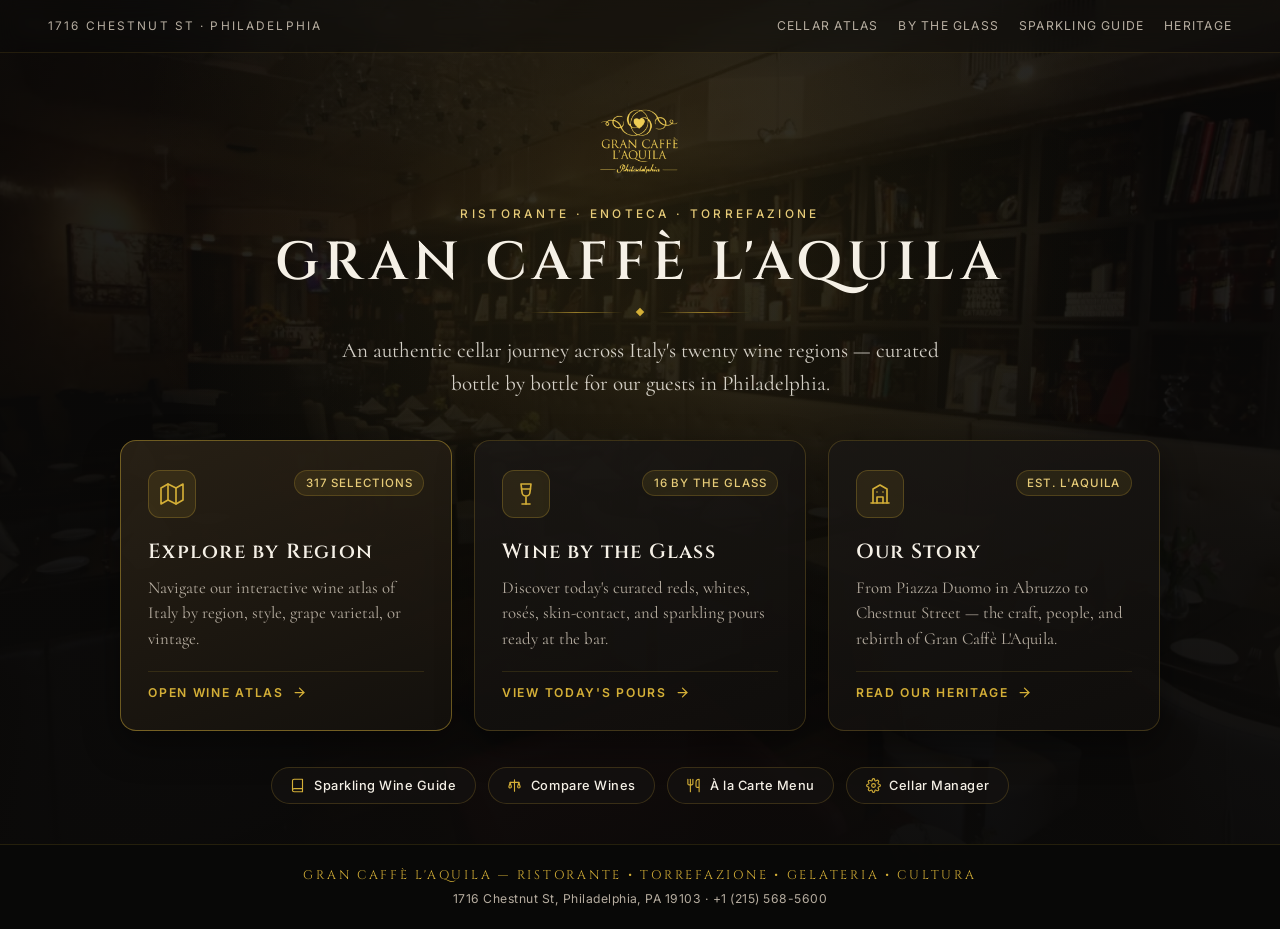
<file: index.html>
<!DOCTYPE html>
<html lang="en">
<head>
    <meta charset="UTF-8">
    <meta name="viewport" content="width=device-width, initial-scale=1.0, viewport-fit=cover">
    <title>Gran Caffè L'Aquila Philadelphia — Digital Wine Collection</title>
    <meta name="description" content="Explore the curated Italian wine cellar of Gran Caffè L'Aquila in Philadelphia across all 20 wine regions, wines by the glass, and our heritage from L'Aquila.">

    <!-- PWA Meta Tags -->
    <meta name="theme-color" content="#0B0A09">
    <meta name="apple-mobile-web-app-capable" content="yes">
    <meta name="apple-mobile-web-app-status-bar-style" content="black-translucent">
    <meta name="apple-mobile-web-app-title" content="GCA Wines">
    <meta name="mobile-web-app-capable" content="yes">
    <meta name="application-name" content="GCA Wines">
    <meta name="msapplication-TileColor" content="#0B0A09">
    <meta name="msapplication-TileImage" content="./image/icon-144x144.png">

    <!-- PWA Manifest -->
    <link rel="manifest" href="./manifest.json">

    <!-- Apple Touch Icons & Favicons -->
    <link rel="apple-touch-icon" href="./image/icon-152x152.png">
    <link rel="apple-touch-icon" sizes="152x152" href="./image/icon-152x152.png">
    <link rel="apple-touch-icon" sizes="180x180" href="./image/icon-192x192.png">
    <link rel="apple-touch-icon" sizes="167x167" href="./image/icon-152x152.png">
    <link rel="icon" type="image/png" sizes="32x32" href="./image/icon-96x96.png">
    <link rel="icon" type="image/png" sizes="16x16" href="./image/icon-72x72.png">

    <!-- Google Fonts (optional online enhancement; refined serif/sans fallbacks built in) -->
    <link href="https://fonts.googleapis.com/css2?family=Cinzel:wght@400;500;600;700&family=Cormorant:ital,wght@0,400;0,500;0,600;1,400&family=Inter:wght@400;500;600&display=swap" rel="stylesheet">
    <link rel="stylesheet" href="./css/luxury-polish.css">

    <style>
        *, *::before, *::after {
            box-sizing: border-box;
            margin: 0;
            padding: 0;
        }

        html, body {
            min-height: 100%;
            background-color: var(--gca-bg);
            color: var(--gca-ivory);
            font-family: var(--gca-font-editorial);
            overflow-x: hidden;
        }

        .landing-shell {
            position: relative;
            min-height: 100vh;
            display: flex;
            flex-direction: column;
            isolation: isolate;
        }

        /* Atmospheric dining room backdrop */
        .landing-backdrop {
            position: fixed;
            inset: 0;
            z-index: -2;
            overflow: hidden;
            pointer-events: none;
        }

        .landing-backdrop img {
            width: 100%;
            height: 100%;
            object-fit: cover;
            object-position: center 42%;
            filter: brightness(0.42) saturate(0.85) contrast(1.06);
            transform: scale(1.03);
        }

        .landing-backdrop::after {
            content: '';
            position: absolute;
            inset: 0;
            background:
                radial-gradient(ellipse at 50% 22%, rgba(212, 175, 55, 0.11) 0%, transparent 56%),
                linear-gradient(180deg, rgba(11, 10, 9, 0.72) 0%, rgba(11, 10, 9, 0.84) 55%, rgba(11, 10, 9, 0.96) 100%);
        }

        /* Subtle top utility bar */
        .landing-topbar {
            display: flex;
            align-items: center;
            justify-content: space-between;
            padding: 1.15rem clamp(1.25rem, 4vw, 3rem);
            border-bottom: 1px solid rgba(212, 175, 55, 0.12);
            background: rgba(11, 10, 9, 0.45);
            backdrop-filter: blur(10px);
            -webkit-backdrop-filter: blur(10px);
        }

        .topbar-location {
            font-family: var(--gca-font-ui);
            font-size: 0.74rem;
            letter-spacing: 0.18em;
            text-transform: uppercase;
            color: var(--gca-muted);
        }

        .topbar-links {
            display: flex;
            align-items: center;
            gap: 1.25rem;
        }

        .topbar-link {
            font-family: var(--gca-font-ui);
            font-size: 0.76rem;
            letter-spacing: 0.1em;
            text-transform: uppercase;
            color: var(--gca-muted);
            text-decoration: none;
            transition: color 0.2s ease;
        }

        .topbar-link:hover {
            color: var(--gca-gold-soft);
        }

        /* Hero section */
        .landing-main {
            flex: 1;
            display: flex;
            flex-direction: column;
            align-items: center;
            justify-content: center;
            padding: clamp(2.25rem, 5vh, 4rem) clamp(1.25rem, 4vw, 2.5rem) 2.5rem;
            width: 100%;
            max-width: 1120px;
            margin: 0 auto;
        }

        .brand-crest-wrap {
            display: flex;
            flex-direction: column;
            align-items: center;
            text-align: center;
            margin-bottom: clamp(2rem, 4.5vh, 3.25rem);
            animation: gcaReveal 0.75s cubic-bezier(0.22, 1, 0.36, 1) both;
        }

        .brand-crest {
            height: clamp(64px, 8vw, 88px);
            width: auto;
            margin-bottom: 1.35rem;
            filter: brightness(0) saturate(100%) invert(76%) sepia(38%) saturate(580%) hue-rotate(6deg) brightness(1.02);
            opacity: 0.96;
        }

        .brand-kicker {
            font-family: var(--gca-font-ui);
            font-size: 0.74rem;
            font-weight: 500;
            letter-spacing: 0.28em;
            text-transform: uppercase;
            color: var(--gca-gold-soft);
            margin-bottom: 0.75rem;
        }

        .brand-heading {
            font-family: var(--gca-font-display);
            font-size: clamp(2rem, 4.4vw, 3.35rem);
            font-weight: 600;
            letter-spacing: 0.12em;
            text-transform: uppercase;
            color: var(--gca-ivory);
            line-height: 1.12;
            margin-bottom: 1rem;
        }

        .gold-divider {
            display: flex;
            align-items: center;
            justify-content: center;
            gap: 0.85rem;
            width: 220px;
            margin: 0 auto 1.15rem;
        }

        .gold-divider::before,
        .gold-divider::after {
            content: '';
            flex: 1;
            height: 1px;
            background: linear-gradient(90deg, transparent, rgba(212, 175, 55, 0.65), transparent);
        }

        .gold-diamond {
            width: 6px;
            height: 6px;
            background: var(--gca-gold);
            transform: rotate(45deg);
            flex-shrink: 0;
        }

        .brand-lead {
            font-family: var(--gca-font-editorial);
            font-size: clamp(1.12rem, 1.7vw, 1.32rem);
            color: rgba(245, 240, 230, 0.86);
            max-width: 600px;
            line-height: 1.55;
            font-weight: 400;
        }

        /* Primary Navigation Grid */
        .experience-grid {
            display: grid;
            grid-template-columns: repeat(3, minmax(0, 1fr));
            gap: 1.35rem;
            width: 100%;
            margin-bottom: 2.25rem;
            animation: gcaReveal 0.85s 0.12s cubic-bezier(0.22, 1, 0.36, 1) both;
        }

        .experience-card {
            position: relative;
            display: flex;
            flex-direction: column;
            justify-content: space-between;
            gap: 1.25rem;
            padding: 1.85rem 1.7rem;
            border-radius: 16px;
            background: linear-gradient(160deg, rgba(26, 23, 20, 0.9) 0%, rgba(16, 14, 12, 0.94) 100%);
            border: 1px solid rgba(212, 175, 55, 0.22);
            box-shadow: 0 14px 36px rgba(0, 0, 0, 0.45);
            backdrop-filter: blur(12px);
            -webkit-backdrop-filter: blur(12px);
            text-decoration: none;
            color: var(--gca-ivory);
            transition: transform 0.28s cubic-bezier(0.22, 1, 0.36, 1), border-color 0.28s ease, box-shadow 0.28s ease, background-color 0.28s ease;
        }

        .experience-card.is-featured {
            background: linear-gradient(160deg, rgba(42, 34, 22, 0.92) 0%, rgba(20, 17, 13, 0.95) 100%);
            border-color: rgba(212, 175, 55, 0.46);
        }

        .experience-card:hover {
            transform: translateY(-6px);
            border-color: var(--gca-gold);
            box-shadow: 0 22px 48px rgba(0, 0, 0, 0.6), 0 0 0 1px rgba(212, 175, 55, 0.25);
        }

        .card-top {
            display: flex;
            align-items: flex-start;
            justify-content: space-between;
            gap: 1rem;
        }

        .card-icon-box {
            width: 48px;
            height: 48px;
            border-radius: 12px;
            background: rgba(212, 175, 55, 0.1);
            border: 1px solid rgba(212, 175, 55, 0.26);
            color: var(--gca-gold);
            display: flex;
            align-items: center;
            justify-content: center;
            flex-shrink: 0;
            transition: background-color 0.25s ease, transform 0.25s ease;
        }

        .experience-card:hover .card-icon-box {
            background: rgba(212, 175, 55, 0.2);
            transform: scale(1.06);
        }

        .card-icon-box svg {
            width: 24px;
            height: 24px;
            stroke: currentColor;
            fill: none;
            stroke-width: 1.65;
            stroke-linecap: round;
            stroke-linejoin: round;
        }

        .card-metric {
            font-family: var(--gca-font-ui);
            font-size: 0.72rem;
            font-weight: 500;
            letter-spacing: 0.08em;
            text-transform: uppercase;
            color: var(--gca-gold-soft);
            padding: 0.3rem 0.65rem;
            border-radius: 999px;
            background: rgba(212, 175, 55, 0.1);
            border: 1px solid rgba(212, 175, 55, 0.22);
            white-space: nowrap;
        }

        .card-body {
            display: flex;
            flex-direction: column;
            gap: 0.55rem;
        }

        .card-title {
            font-family: var(--gca-font-display);
            font-size: 1.28rem;
            font-weight: 600;
            letter-spacing: 0.06em;
            color: var(--gca-ivory);
            transition: color 0.22s ease;
        }

        .experience-card:hover .card-title {
            color: var(--gca-gold-soft);
        }

        .card-desc {
            font-family: var(--gca-font-editorial);
            font-size: 1.05rem;
            line-height: 1.5;
            color: var(--gca-muted);
        }

        .card-cta {
            display: inline-flex;
            align-items: center;
            gap: 0.5rem;
            font-family: var(--gca-font-ui);
            font-size: 0.76rem;
            font-weight: 600;
            letter-spacing: 0.14em;
            text-transform: uppercase;
            color: var(--gca-gold);
            padding-top: 0.85rem;
            border-top: 1px solid rgba(212, 175, 55, 0.14);
        }

        .card-cta svg {
            width: 15px;
            height: 15px;
            stroke: currentColor;
            fill: none;
            stroke-width: 2;
            stroke-linecap: round;
            stroke-linejoin: round;
            transition: transform 0.22s ease;
        }

        .experience-card:hover .card-cta svg {
            transform: translateX(4px);
        }

        /* Secondary Utility Strip */
        .secondary-strip {
            display: flex;
            flex-wrap: wrap;
            align-items: center;
            justify-content: center;
            gap: 0.75rem;
            width: 100%;
            animation: gcaReveal 0.9s 0.22s cubic-bezier(0.22, 1, 0.36, 1) both;
        }

        .secondary-link {
            display: inline-flex;
            align-items: center;
            gap: 0.55rem;
            padding: 0.62rem 1.15rem;
            border-radius: 999px;
            background: rgba(20, 18, 16, 0.76);
            border: 1px solid rgba(212, 175, 55, 0.2);
            color: var(--gca-ivory);
            font-family: var(--gca-font-ui);
            font-size: 0.8rem;
            font-weight: 500;
            letter-spacing: 0.04em;
            text-decoration: none;
            transition: border-color 0.2s ease, background-color 0.2s ease, color 0.2s ease, transform 0.2s ease;
        }

        .secondary-link svg {
            width: 15px;
            height: 15px;
            stroke: var(--gca-gold);
            fill: none;
            stroke-width: 1.8;
            stroke-linecap: round;
            stroke-linejoin: round;
        }

        .secondary-link:hover {
            border-color: var(--gca-gold);
            background: rgba(212, 175, 55, 0.12);
            color: var(--gca-gold-soft);
            transform: translateY(-2px);
        }

        /* Footer */
        .landing-footer {
            border-top: 1px solid rgba(212, 175, 55, 0.14);
            background: rgba(9, 8, 7, 0.88);
            padding: 1.4rem clamp(1.25rem, 4vw, 3rem);
            text-align: center;
        }

        .footer-tagline {
            font-family: var(--gca-font-display);
            font-size: 0.78rem;
            letter-spacing: 0.22em;
            text-transform: uppercase;
            color: var(--gca-gold);
            margin-bottom: 0.45rem;
        }

        .footer-address {
            font-family: var(--gca-font-ui);
            font-size: 0.76rem;
            color: var(--gca-muted);
            letter-spacing: 0.04em;
        }

        @keyframes gcaReveal {
            from {
                opacity: 0;
                transform: translateY(18px);
            }
            to {
                opacity: 1;
                transform: translateY(0);
            }
        }

        @media (max-width: 900px) {
            .experience-grid {
                grid-template-columns: 1fr;
                max-width: 560px;
            }
            .topbar-links {
                display: none;
            }
            .landing-topbar {
                justify-content: center;
            }
        }

        @media (prefers-reduced-motion: reduce) {
            *, *::before, *::after {
                animation-duration: 0.01ms !important;
                transition-duration: 0.01ms !important;
            }
        }
    </style>
</head>
<body class="landing-page">
    <div class="landing-shell">
        <div class="landing-backdrop" aria-hidden="true">
            <picture>
                <source srcset="./image/secondFloor.webp" type="image/webp">
                <img src="./image/secondFloor.png" alt="" decoding="async">
            </picture>
        </div>

        <header class="landing-topbar">
            <span class="topbar-location">1716 Chestnut St &middot; Philadelphia</span>
            <nav class="topbar-links" aria-label="Quick navigation">
                <a href="./wine-map.html" class="topbar-link">Cellar Atlas</a>
                <a href="./WineByTheGlass.html" class="topbar-link">By the Glass</a>
                <a href="./SparklingWineDoc.html" class="topbar-link">Sparkling Guide</a>
                <a href="./OurStory.html" class="topbar-link">Heritage</a>
            </nav>
        </header>

        <main class="landing-main">
            <section class="brand-crest-wrap">
                <img src="./image/logoFull.svg" alt="Gran Caffè L'Aquila Crest" class="brand-crest" decoding="async">
                <p class="brand-kicker">Ristorante &middot; Enoteca &middot; Torrefazione</p>
                <h1 class="brand-heading">Gran Caffè L'Aquila</h1>
                <div class="gold-divider" aria-hidden="true"><span class="gold-diamond"></span></div>
                <p class="brand-lead">
                    An authentic cellar journey across Italy's twenty wine regions — curated bottle by bottle for our guests in Philadelphia.
                </p>
            </section>

            <section class="experience-grid" aria-label="Primary wine experiences">
                <!-- 1. Explore by Region -->
                <a href="./wine-map.html" class="experience-card is-featured">
                    <div>
                        <div class="card-top">
                            <div class="card-icon-box" aria-hidden="true">
                                <svg viewBox="0 0 24 24">
                                    <polygon points="1 6 1 22 8 18 16 22 23 18 23 2 16 6 8 2 1 6"></polygon>
                                    <line x1="8" y1="2" x2="8" y2="18"></line>
                                    <line x1="16" y1="6" x2="16" y2="22"></line>
                                </svg>
                            </div>
                            <span class="card-metric" id="metricCellarCount">Italian Cellar</span>
                        </div>
                    </div>
                    <div class="card-body">
                        <h2 class="card-title">Explore by Region</h2>
                        <p class="card-desc">Navigate our interactive wine atlas of Italy by region, style, grape varietal, or vintage.</p>
                    </div>
                    <span class="card-cta">
                        Open Wine Atlas
                        <svg viewBox="0 0 24 24" aria-hidden="true"><line x1="5" y1="12" x2="19" y2="12"></line><polyline points="12 5 19 12 12 19"></polyline></svg>
                    </span>
                </a>

                <!-- 2. Wine by the Glass -->
                <a href="./WineByTheGlass.html" class="experience-card">
                    <div>
                        <div class="card-top">
                            <div class="card-icon-box" aria-hidden="true">
                                <svg viewBox="0 0 24 24">
                                    <path d="M8 22h8"></path>
                                    <path d="M12 15v7"></path>
                                    <path d="M7 2h10l-1 8a4 4 0 0 1-8 0L7 2z"></path>
                                    <path d="M7.5 7h9"></path>
                                </svg>
                            </div>
                            <span class="card-metric" id="metricGlassCount">Daily Pours</span>
                        </div>
                    </div>
                    <div class="card-body">
                        <h2 class="card-title">Wine by the Glass</h2>
                        <p class="card-desc">Discover today's curated reds, whites, rosés, skin-contact, and sparkling pours ready at the bar.</p>
                    </div>
                    <span class="card-cta">
                        View Today's Pours
                        <svg viewBox="0 0 24 24" aria-hidden="true"><line x1="5" y1="12" x2="19" y2="12"></line><polyline points="12 5 19 12 12 19"></polyline></svg>
                    </span>
                </a>

                <!-- 3. Our Story -->
                <a href="./OurStory.html" class="experience-card">
                    <div>
                        <div class="card-top">
                            <div class="card-icon-box" aria-hidden="true">
                                <svg viewBox="0 0 24 24">
                                    <path d="M3 21h18"></path>
                                    <path d="M5 21V7l7-4 7 4v14"></path>
                                    <path d="M9 21v-6h6v6"></path>
                                    <path d="M9 10h.01"></path>
                                    <path d="M15 10h.01"></path>
                                </svg>
                            </div>
                            <span class="card-metric">Est. L'Aquila</span>
                        </div>
                    </div>
                    <div class="card-body">
                        <h2 class="card-title">Our Story</h2>
                        <p class="card-desc">From Piazza Duomo in Abruzzo to Chestnut Street — the craft, people, and rebirth of Gran Caffè L'Aquila.</p>
                    </div>
                    <span class="card-cta">
                        Read Our Heritage
                        <svg viewBox="0 0 24 24" aria-hidden="true"><line x1="5" y1="12" x2="19" y2="12"></line><polyline points="12 5 19 12 12 19"></polyline></svg>
                    </span>
                </a>
            </section>

            <nav class="secondary-strip" aria-label="Sommelier tools and menus">
                <a href="./SparklingWineDoc.html" class="secondary-link">
                    <svg viewBox="0 0 24 24" aria-hidden="true"><path d="M4 19.5A2.5 2.5 0 0 1 6.5 17H20"></path><path d="M6.5 2H20v20H6.5A2.5 2.5 0 0 1 4 19.5v-15A2.5 2.5 0 0 1 6.5 2z"></path></svg>
                    Sparkling Wine Guide
                </a>
                <a href="./wine-comparison.html" class="secondary-link">
                    <svg viewBox="0 0 24 24" aria-hidden="true"><line x1="12" y1="3" x2="12" y2="21"></line><path d="M5 7h14"></path><path d="M3 14l2-7 2 7a2 2 0 0 1-4 0z"></path><path d="M17 14l2-7 2 7a2 2 0 0 1-4 0z"></path></svg>
                    Compare Wines
                </a>
                <a href="./Ala%20Carte%2011-23-25.html" class="secondary-link">
                    <svg viewBox="0 0 24 24" aria-hidden="true"><path d="M3 2v7c0 1.1.9 2 2 2h4a2 2 0 0 0 2-2V2"></path><path d="M7 2v20"></path><path d="M21 15V2v0a5 5 0 0 0-5 5v6c0 1.1.9 2 2 2h3zm0 0v7"></path></svg>
                    À la Carte Menu
                </a>
                <a href="./gestione-vini.html" class="secondary-link">
                    <svg viewBox="0 0 24 24" aria-hidden="true"><circle cx="12" cy="12" r="3"></circle><path d="M19.4 15a1.65 1.65 0 0 0 .33 1.82l.06.06a2 2 0 0 1-2.83 2.83l-.06-.06a1.65 1.65 0 0 0-1.82-.33 1.65 1.65 0 0 0-1 1.51V21a2 2 0 0 1-4 0v-.09A1.65 1.65 0 0 0 9 19.4a1.65 1.65 0 0 0-1.82.33l-.06.06a2 2 0 0 1-2.83-2.83l.06-.06a1.65 1.65 0 0 0 .33-1.82 1.65 1.65 0 0 0-1.51-1H3a2 2 0 0 1 0-4h.09A1.65 1.65 0 0 0 4.6 9a1.65 1.65 0 0 0-.33-1.82l-.06-.06a2 2 0 0 1 2.83-2.83l.06.06a1.65 1.65 0 0 0 1.82.33H9a1.65 1.65 0 0 0 1-1.51V3a2 2 0 0 1 4 0v.09a1.65 1.65 0 0 0 1 1.51 1.65 1.65 0 0 0 1.82-.33l.06-.06a2 2 0 0 1 2.83 2.83l-.06.06a1.65 1.65 0 0 0-.33 1.82V9a1.65 1.65 0 0 0 1.51 1H21a2 2 0 0 1 0 4h-.09a1.65 1.65 0 0 0-1.51 1z"></path></svg>
                    Cellar Manager
                </a>
            </nav>
        </main>

        <footer class="landing-footer">
            <p class="footer-tagline">Gran Caffè L'Aquila &mdash; Ristorante &bull; Torrefazione &bull; Gelateria &bull; Cultura</p>
            <p class="footer-address">1716 Chestnut St, Philadelphia, PA 19103 &middot; +1 (215) 568-5600</p>
        </footer>
    </div>

    <!-- Lightweight live cellar metrics + Service Worker registration -->
    <script>
        (async function loadLandingMetrics() {
            try {
                const res = await fetch('./data/wines.json');
                if (!res.ok) return;
                const data = await res.json();
                const wines = Array.isArray(data.wines) ? data.wines : [];
                const validWines = wines.filter(w => w.wine_type && !String(w.wine_type).toUpperCase().includes('COCKTAIL'));
                const glassWines = validWines.filter(w => w.wine_price_glass && String(w.wine_price_glass).trim() !== '');
                const cellarEl = document.getElementById('metricCellarCount');
                const glassEl = document.getElementById('metricGlassCount');
                if (cellarEl && validWines.length > 0) {
                    cellarEl.textContent = `${validWines.length} Selections`;
                }
                if (glassEl && glassWines.length > 0) {
                    glassEl.textContent = `${glassWines.length} By the Glass`;
                }
            } catch (_) {
                // Keep graceful default labels when offline without cache
            }
        })();

        if ('serviceWorker' in navigator) {
            window.addEventListener('load', async () => {
                try {
                    const registration = await navigator.serviceWorker.register('./sw.js', { scope: './' });
                    registration.addEventListener('updatefound', () => {
                        const newWorker = registration.installing;
                        if (!newWorker) return;
                        newWorker.addEventListener('statechange', () => {
                            if (newWorker.state === 'installed' && navigator.serviceWorker.controller) {
                                showUpdateNotification();
                            }
                        });
                    });
                } catch (error) {
                    console.warn('[PWA] Service Worker registration failed:', error);
                }
            });
        }

        function showUpdateNotification() {
            if (document.getElementById('pwa-update-banner')) return;
            const banner = document.createElement('div');
            banner.id = 'pwa-update-banner';
            banner.style.cssText = 'position:fixed;bottom:20px;left:50%;transform:translateX(-50%);background:#141210;border:1px solid #D4AF37;border-radius:12px;padding:14px 22px;z-index:10000;display:flex;align-items:center;gap:16px;box-shadow:0 12px 32px rgba(0,0,0,0.55);font-family:var(--gca-font-ui);font-size:0.88rem;color:#F5F0E6;';
            banner.innerHTML = '<span>A fresh cellar list update is ready.</span><button type="button" style="background:#D4AF37;color:#0B0A09;border:none;padding:7px 14px;border-radius:8px;cursor:pointer;font-weight:600;font-size:0.8rem;" onclick="location.reload()">Refresh</button>';
            document.body.appendChild(banner);
            setTimeout(() => banner.remove(), 10000);
        }

        if (window.matchMedia('(display-mode: standalone)').matches || window.navigator.standalone === true) {
            document.body.classList.add('pwa-standalone');
        }
    </script>
</body>
</html>
</file>
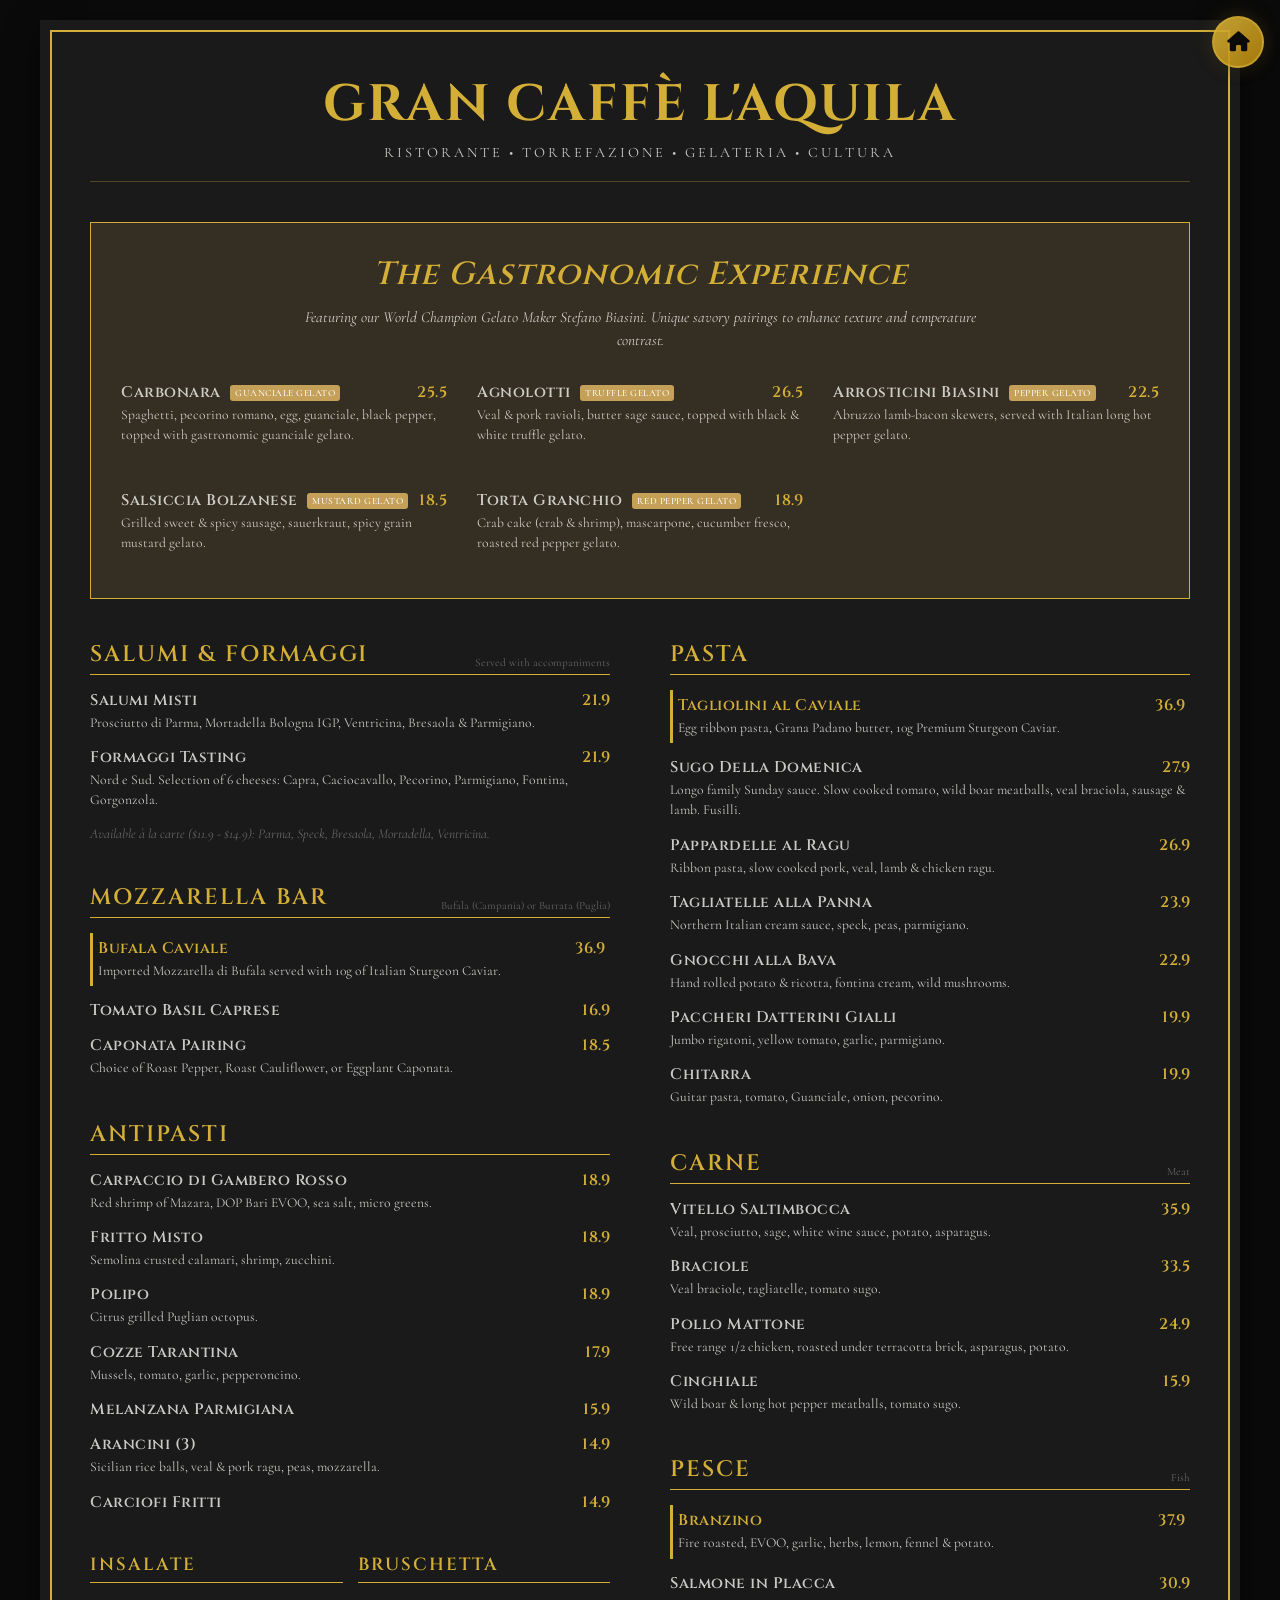
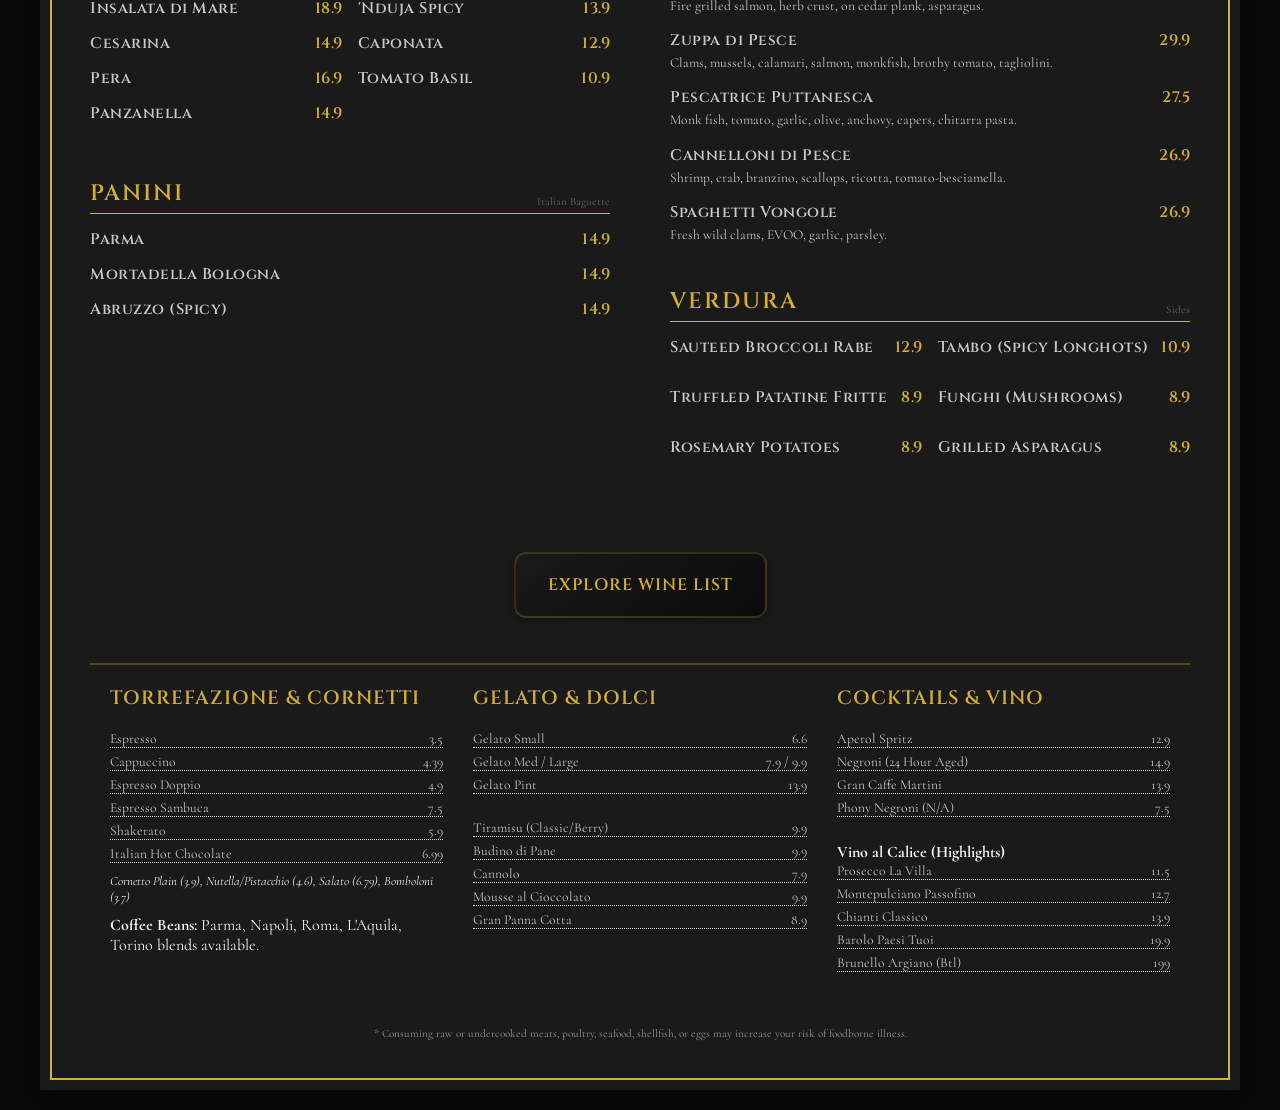
<file: Ala Carte 11-23-25.html>
<!DOCTYPE html>
<html lang="it">
<head>
    <meta charset="UTF-8">
    <meta name="viewport" content="width=device-width, initial-scale=1.0, viewport-fit=cover">
    <title>Gran Caffè L'Aquila - Full Strategic Menu</title>
    <!-- Font Awesome -->
    <link rel="stylesheet" href="https://cdnjs.cloudflare.com/ajax/libs/font-awesome/6.4.0/css/all.min.css" integrity="sha512-iecdLmaskl7CVkqkXNQ/ZH/XLlvWZOJyj7Yy7tcenmpD1ypASozpmT/E0iPtmFIB46ZmdtAc9eNBvH0H/ZpiBw==" crossorigin="anonymous" referrerpolicy="no-referrer">
    <style>
        @import url('https://fonts.googleapis.com/css2?family=Cinzel:wght@400;600;700&family=Cormorant:wght@300;400;500;600&display=swap');

        :root {
            --bg-paper: #FDFBF7;
            --text-dark: #1a1a1a;
            --brand-red: #8B0000;
            --gold: #C5A059;
            --font-head: 'Cinzel', serif;
            --font-body: 'Cormorant', serif;
        }

        /* Day/Night Theme Support */
        :root[data-theme="night"] {
            --bg-paper: #1a1a1a;
            --text-dark: #F5F5F0;
            --brand-red: #C5A059;
            --gold: #D4AF37;
        }

        :root[data-theme="day"] {
            --bg-paper: #FDFBF7;
            --text-dark: #1a1a1a;
            --brand-red: #8B0000;
            --gold: #C5A059;
        }

        /* Night Theme Styles */
        :root[data-theme="night"] body {
            background-color: #0a0a0a;
        }

        :root[data-theme="night"] .menu-sheet {
            background-color: var(--bg-paper);
            box-shadow: 0 10px 30px rgba(0,0,0,0.5);
        }

        :root[data-theme="night"] .menu-sheet::before {
            border-color: var(--gold);
        }

        :root[data-theme="night"] header {
            border-bottom-color: rgba(212, 175, 55, 0.3);
        }

        :root[data-theme="night"] h1,
        :root[data-theme="night"] .cat-title,
        :root[data-theme="night"] .focus-title,
        :root[data-theme="night"] .footer-col h3 {
            color: var(--gold);
        }

        :root[data-theme="night"] .subhead,
        :root[data-theme="night"] .d-desc,
        :root[data-theme="night"] .focus-desc,
        :root[data-theme="night"] .drink-item,
        :root[data-theme="night"] .d-header {
            color: rgba(245, 245, 240, 0.8);
        }

        :root[data-theme="night"] .d-price {
            color: var(--gold);
        }

        :root[data-theme="night"] .footer-grid {
            background-color: rgba(26, 26, 26, 0.5);
            border-top-color: rgba(212, 175, 55, 0.3);
        }

        :root[data-theme="night"] .focus-section {
            background-color: rgba(197, 160, 89, 0.15);
            border-color: var(--gold);
        }

        :root[data-theme="night"] .anchor {
            background-color: rgba(26, 26, 26, 0.5);
            border-left-color: var(--gold);
        }

        :root[data-theme="night"] .anchor .d-header {
            color: var(--gold);
        }

        /* Day Theme Styles */
        :root[data-theme="day"] body {
            background-color: #e0e0e0;
        }

        :root[data-theme="day"] .menu-sheet {
            background-color: var(--bg-paper);
            box-shadow: 0 10px 30px rgba(0,0,0,0.15);
        }

        :root[data-theme="day"] .menu-sheet::before {
            border-color: var(--brand-red);
        }

        :root[data-theme="day"] header {
            border-bottom-color: #ccc;
        }

        :root[data-theme="day"] h1,
        :root[data-theme="day"] .cat-title,
        :root[data-theme="day"] .focus-title,
        :root[data-theme="day"] .footer-col h3 {
            color: var(--brand-red);
        }

        :root[data-theme="day"] .subhead {
            color: #555;
        }

        :root[data-theme="day"] .d-desc,
        :root[data-theme="day"] .focus-desc,
        :root[data-theme="day"] .drink-item {
            color: #555;
        }

        :root[data-theme="day"] .d-header {
            color: #222;
        }

        :root[data-theme="day"] .d-price {
            color: var(--brand-red);
        }

        :root[data-theme="day"] .footer-grid {
            background-color: #f9f9f9;
            border-top-color: #ddd;
        }

        :root[data-theme="day"] .focus-section {
            background-color: rgba(197, 160, 89, 0.1);
            border-color: var(--gold);
        }

        :root[data-theme="day"] .anchor {
            background-color: #fffcf5;
            border-left-color: var(--gold);
        }

        :root[data-theme="day"] .anchor .d-header {
            color: #8B4513;
        }

        body {
            background-color: #e0e0e0;
            font-family: var(--font-body);
            margin: 0;
            padding: 20px;
            color: var(--text-dark);
            transition: background-color 0.3s ease, color 0.3s ease;
        }

        .menu-sheet {
            background-color: var(--bg-paper);
            max-width: 1100px;
            margin: 0 auto;
            padding: 50px;
            box-shadow: 0 10px 30px rgba(0,0,0,0.15);
            position: relative;
        }

        /* Bordo decorativo */
        .menu-sheet::before {
            content: "";
            position: absolute;
            top: 10px; left: 10px; right: 10px; bottom: 10px;
            border: 2px solid var(--brand-red);
            pointer-events: none;
        }

        /* Header */
        header {
            text-align: center;
            margin-bottom: 40px;
            border-bottom: 1px solid #ccc;
            padding-bottom: 20px;
        }

        h1 {
            font-family: var(--font-head);
            color: var(--brand-red);
            font-size: clamp(2.5rem, 4vw, 3.5rem);
            margin: 0;
            text-transform: uppercase;
            letter-spacing: 2px;
            font-weight: 700;
        }

        .subhead {
            text-transform: uppercase;
            letter-spacing: 3px;
            font-size: clamp(0.8rem, 1.2vw, 0.9rem);
            color: #555;
            margin-top: 5px;
            font-family: 'Cormorant', serif;
            font-weight: 400;
        }

        /* Wine List Button Glow Animation */
        @keyframes glow-border-button {
            0%, 100% {
                border-color: rgba(212, 175, 55, 0.2);
                box-shadow: 0 0 0 0 rgba(212, 175, 55, 0),
                            0 2px 8px rgba(0, 0, 0, 0.3);
            }
            50% {
                border-color: rgba(212, 175, 55, 0.8);
                box-shadow: 0 0 10px 2px rgba(212, 175, 55, 0.8),
                            0 0 20px 4px rgba(212, 175, 55, 0.4),
                            0 2px 8px rgba(0, 0, 0, 0.3);
            }
        }

        /* Wine List Button - Wine Card Style */
        .wine-list-button {
            display: inline-block;
            padding: 1.25rem 2rem;
            background: linear-gradient(145deg, rgba(26, 26, 26, 0.7), rgba(10, 10, 10, 0.9));
            color: var(--gold);
            text-decoration: none;
            font-family: 'Cinzel', serif;
            font-size: clamp(0.95rem, 1.3vw, 1.1rem);
            font-weight: 600;
            letter-spacing: 1px;
            text-transform: uppercase;
            border: 2px solid rgba(212, 175, 55, 0.2);
            border-radius: 12px;
            box-shadow: 0 2px 8px rgba(0, 0, 0, 0.3);
            transition: background 0.3s cubic-bezier(0.4, 0, 0.2, 1), transform 0.3s cubic-bezier(0.4, 0, 0.2, 1);
            position: relative;
            overflow: hidden;
            animation: glow-border-button 7s ease-in-out infinite;
        }

        .wine-list-button::before {
            content: '';
            position: absolute;
            top: 0;
            left: -100%;
            width: 100%;
            height: 100%;
            background: linear-gradient(135deg, transparent, rgba(212, 175, 55, 0.05), transparent);
            transition: left 0.6s ease;
        }

        .wine-list-button:hover {
            transform: translateX(5px);
            background: linear-gradient(145deg, rgba(212, 175, 55, 0.1), rgba(212, 175, 55, 0.05));
        }

        .wine-list-button:hover::before {
            left: 100%;
        }

        .wine-list-button:active {
            transform: translateX(3px);
        }

        /* Day theme button style */
        :root[data-theme="day"] .wine-list-button {
            background: linear-gradient(145deg, rgba(245, 245, 240, 0.9), rgba(250, 250, 245, 0.95));
            border-color: rgba(212, 175, 55, 0.3);
            color: var(--brand-red);
            box-shadow: 0 2px 8px rgba(0, 0, 0, 0.1);
        }

        :root[data-theme="day"] .wine-list-button:hover {
            background: linear-gradient(145deg, rgba(212, 175, 55, 0.1), rgba(212, 175, 55, 0.05));
            border-color: var(--gold);
            box-shadow: 0 4px 12px rgba(212, 175, 55, 0.15);
        }

        /* --- SEZIONE FOCUS (USP) --- */
        .focus-section {
            background-color: rgba(197, 160, 89, 0.1);
            border: 1px solid var(--gold);
            padding: 30px;
            margin-bottom: 40px;
            text-align: center;
        }

        .focus-title {
            font-family: var(--font-head);
            font-size: clamp(1.6rem, 2.5vw, 2rem);
            color: var(--brand-red);
            margin-bottom: 10px;
            font-style: italic;
            font-weight: 600;
            letter-spacing: 1px;
        }

        .focus-desc {
            max-width: 700px;
            margin: 0 auto 30px auto;
            font-style: italic;
            color: #444;
            font-size: clamp(0.9rem, 1.2vw, 1rem);
            line-height: 1.5;
        }

        .focus-grid {
            display: grid;
            grid-template-columns: repeat(auto-fit, minmax(300px, 1fr));
            gap: 30px;
            text-align: left;
        }

        /* Badge Gelato */
        .gelato-badge {
            background-color: var(--brand-red);
            color: #fff;
            font-size: clamp(0.55rem, 0.8vw, 0.6rem);
            padding: 2px 5px;
            text-transform: uppercase;
            border-radius: 3px;
            vertical-align: middle;
            margin-left: 5px;
            font-family: 'Cormorant', serif;
            font-weight: 500;
            letter-spacing: 0.5px;
        }

        /* --- LAYOUT COLONNE --- */
        .main-grid {
            display: grid;
            grid-template-columns: 1fr 1fr; /* 2 Colonne bilanciate */
            gap: 60px;
        }

        /* Sezioni */
        .section-group {
            margin-bottom: 40px;
        }

        .cat-title {
            font-family: var(--font-head);
            font-size: clamp(1.2rem, 1.8vw, 1.4rem);
            color: var(--brand-red);
            border-bottom: 1px solid var(--gold);
            padding-bottom: 5px;
            margin-bottom: 15px;
            text-transform: uppercase;
            letter-spacing: 2px;
            display: flex;
            justify-content: space-between;
            align-items: flex-end;
            font-weight: 600;
        }

        .cat-subtitle {
            font-size: clamp(0.65rem, 0.9vw, 0.7rem);
            color: #666;
            text-transform: none;
            letter-spacing: 0;
            font-weight: 400;
            font-family: 'Cormorant', serif;
        }

        /* Piatti */
        .dish {
            margin-bottom: 14px;
        }

        .d-header {
            display: flex;
            justify-content: space-between;
            font-weight: 600;
            font-size: clamp(0.9rem, 1.2vw, 1rem);
            font-family: var(--font-head);
            color: #222;
            letter-spacing: 0.5px;
        }

        .d-price {
            color: var(--brand-red);
            white-space: nowrap;
            margin-left: 10px;
        }

        .d-desc {
            font-size: clamp(0.8rem, 1.1vw, 0.85rem);
            color: #555;
            line-height: 1.5;
            margin-top: 2px;
            font-family: 'Cormorant', serif;
            font-weight: 400;
        }

        /* Anchor Items (High Price) */
        .anchor {
            background-color: #fffcf5;
            padding: 5px;
            border-left: 3px solid var(--gold);
        }
        .anchor .d-header { color: #8B4513; }

        /* Box Piccoli (Panini/Sides) */
        .small-section-grid {
            display: grid;
            grid-template-columns: 1fr 1fr;
            gap: 15px;
        }

        /* Footer Area (Caffè & Drinks) */
        .footer-grid {
            display: grid;
            grid-template-columns: repeat(3, 1fr);
            gap: 30px;
            margin-top: 40px;
            padding-top: 20px;
            border-top: 2px solid #ddd;
            background-color: #f9f9f9;
            padding: 20px;
        }

        .footer-col h3 {
            font-family: var(--font-head);
            color: var(--brand-red);
            font-size: clamp(1rem, 1.5vw, 1.2rem);
            margin-top: 0;
            font-weight: 600;
            letter-spacing: 1px;
            text-transform: uppercase;
        }

        .drink-item {
            display: flex;
            justify-content: space-between;
            font-size: clamp(0.8rem, 1.1vw, 0.85rem);
            margin-bottom: 5px;
            border-bottom: 1px dotted #ddd;
            font-family: 'Cormorant', serif;
            font-weight: 400;
        }

        /* Responsive */
        @media (max-width: 768px) {
            .main-grid, .footer-grid { grid-template-columns: 1fr; }
            .menu-sheet { padding: 20px; }
            h1 { font-size: clamp(2rem, 5vw, 2.5rem); }
        }

        /* Fixed Home Button */
        .fixed-home-btn {
            position: fixed;
            top: 1rem;
            right: 1rem;
            z-index: 1000;
            width: 48px;
            height: 48px;
            border-radius: 50%;
            background: linear-gradient(135deg, rgba(212, 175, 55, 0.9) 0%, rgba(184, 134, 11, 0.9) 100%);
            border: 2px solid rgba(212, 175, 55, 0.6);
            box-shadow: 0 4px 15px rgba(0, 0, 0, 0.3), 0 0 20px rgba(212, 175, 55, 0.2);
            display: flex;
            align-items: center;
            justify-content: center;
            text-decoration: none;
            transition: all 0.3s ease;
        }
        .fixed-home-btn i {
            font-size: 1.25rem;
            color: #0a0a0a;
        }
        .fixed-home-btn:hover {
            transform: scale(1.1);
            background: linear-gradient(135deg, rgba(212, 175, 55, 1) 0%, rgba(184, 134, 11, 1) 100%);
        }
    </style>
</head>
<body>
    <!-- Fixed Home Button -->
    <a href="./index.html" class="fixed-home-btn" aria-label="Back to Home">
        <i class="fas fa-home"></i>
    </a>

    <div class="menu-sheet">
        <header>
            <h1>Gran Caffè L'Aquila</h1>
            <div class="subhead">Ristorante • Torrefazione • Gelateria • Cultura</div>
        </header>

        <div class="focus-section">
            <div class="focus-title">The Gastronomic Experience</div>
            <div class="focus-desc">
                Featuring our World Champion Gelato Maker Stefano Biasini.
                Unique savory pairings to enhance texture and temperature contrast.
            </div>

            <div class="focus-grid">
                <div class="dish">
                    <div class="d-header">
                        <span>Carbonara <span class="gelato-badge">Guanciale Gelato</span></span>
                        <span class="d-price">25.5</span>
                    </div>
                    <div class="d-desc">Spaghetti, pecorino romano, egg, guanciale, black pepper, topped with gastronomic guanciale gelato.</div>
                </div>

                <div class="dish">
                    <div class="d-header">
                        <span>Agnolotti <span class="gelato-badge">Truffle Gelato</span></span>
                        <span class="d-price">26.5</span>
                    </div>
                    <div class="d-desc">Veal & pork ravioli, butter sage sauce, topped with black & white truffle gelato.</div>
                </div>

                <div class="dish">
                    <div class="d-header">
                        <span>Arrosticini Biasini <span class="gelato-badge">Pepper Gelato</span></span>
                        <span class="d-price">22.5</span>
                    </div>
                    <div class="d-desc">Abruzzo lamb-bacon skewers, served with Italian long hot pepper gelato.</div>
                </div>

                <div class="dish">
                    <div class="d-header">
                        <span>Salsiccia Bolzanese <span class="gelato-badge">Mustard Gelato</span></span>
                        <span class="d-price">18.5</span>
                    </div>
                    <div class="d-desc">Grilled sweet & spicy sausage, sauerkraut, spicy grain mustard gelato.</div>
                </div>

                 <div class="dish">
                    <div class="d-header">
                        <span>Torta Granchio <span class="gelato-badge">Red Pepper Gelato</span></span>
                        <span class="d-price">18.9</span>
                    </div>
                    <div class="d-desc">Crab cake (crab & shrimp), mascarpone, cucumber fresco, roasted red pepper gelato.</div>
                </div>
            </div>
        </div>

        <div class="main-grid">

            <div class="col-left">

                <div class="section-group">
                    <div class="cat-title">Salumi & Formaggi <span class="cat-subtitle">Served with accompaniments</span></div>

                    <div class="dish">
                        <div class="d-header"><span>Salumi Misti</span> <span class="d-price">21.9</span></div>
                        <div class="d-desc">Prosciutto di Parma, Mortadella Bologna IGP, Ventricina, Bresaola & Parmigiano.</div>
                    </div>
                     <div class="dish">
                        <div class="d-header"><span>Formaggi Tasting</span> <span class="d-price">21.9</span></div>
                        <div class="d-desc">Nord e Sud. Selection of 6 cheeses: Capra, Caciocavallo, Pecorino, Parmigiano, Fontina, Gorgonzola.</div>
                    </div>
                    <div class="dish" style="font-size: clamp(0.8rem, 1.1vw, 0.85rem); color: #666; font-style: italic; font-family: 'Cormorant', serif;">
                        Available à la carte ($11.9 - $14.9): Parma, Speck, Bresaola, Mortadella, Ventricina.
                    </div>
                </div>

                <div class="section-group">
                    <div class="cat-title">Mozzarella Bar <span class="cat-subtitle">Bufala (Campania) or Burrata (Puglia)</span></div>

                    <div class="dish anchor">
                        <div class="d-header"><span>Bufala Caviale</span> <span class="d-price">36.9</span></div>
                        <div class="d-desc">Imported Mozzarella di Bufala served with 10g of Italian Sturgeon Caviar.</div>
                    </div>
                    <div class="dish">
                        <div class="d-header"><span>Tomato Basil Caprese</span> <span class="d-price">16.9</span></div>
                    </div>
                    <div class="dish">
                        <div class="d-header"><span>Caponata Pairing</span> <span class="d-price">18.5</span></div>
                        <div class="d-desc">Choice of Roast Pepper, Roast Cauliflower, or Eggplant Caponata.</div>
                    </div>
                </div>

                <div class="section-group">
                    <div class="cat-title">Antipasti</div>

                    <div class="dish">
                        <div class="d-header"><span>Carpaccio di Gambero Rosso</span> <span class="d-price">18.9</span></div>
                        <div class="d-desc">Red shrimp of Mazara, DOP Bari EVOO, sea salt, micro greens.</div>
                    </div>
                    <div class="dish">
                        <div class="d-header"><span>Fritto Misto</span> <span class="d-price">18.9</span></div>
                        <div class="d-desc">Semolina crusted calamari, shrimp, zucchini.</div>
                    </div>
                     <div class="dish">
                        <div class="d-header"><span>Polipo</span> <span class="d-price">18.9</span></div>
                        <div class="d-desc">Citrus grilled Puglian octopus.</div>
                    </div>
                     <div class="dish">
                        <div class="d-header"><span>Cozze Tarantina</span> <span class="d-price">17.9</span></div>
                        <div class="d-desc">Mussels, tomato, garlic, pepperoncino.</div>
                    </div>
                    <div class="dish">
                        <div class="d-header"><span>Melanzana Parmigiana</span> <span class="d-price">15.9</span></div>
                    </div>
                    <div class="dish">
                        <div class="d-header"><span>Arancini (3)</span> <span class="d-price">14.9</span></div>
                        <div class="d-desc">Sicilian rice balls, veal & pork ragu, peas, mozzarella.</div>
                    </div>
                     <div class="dish">
                        <div class="d-header"><span>Carciofi Fritti</span> <span class="d-price">14.9</span></div>
                    </div>
                </div>

                <div class="section-group small-section-grid">
                    <div>
                        <div class="cat-title" style="font-size: clamp(1rem, 1.5vw, 1.1rem)">Insalate</div>
                        <div class="dish"><div class="d-header"><span>Insalata di Mare</span> <span class="d-price">18.9</span></div></div>
                        <div class="dish"><div class="d-header"><span>Cesarina</span> <span class="d-price">14.9</span></div></div>
                        <div class="dish"><div class="d-header"><span>Pera</span> <span class="d-price">16.9</span></div></div>
                        <div class="dish"><div class="d-header"><span>Panzanella</span> <span class="d-price">14.9</span></div></div>
                    </div>
                    <div>
                        <div class="cat-title" style="font-size: clamp(1rem, 1.5vw, 1.1rem)">Bruschetta</div>
                        <div class="dish"><div class="d-header"><span>'Nduja Spicy</span> <span class="d-price">13.9</span></div></div>
                        <div class="dish"><div class="d-header"><span>Caponata</span> <span class="d-price">12.9</span></div></div>
                        <div class="dish"><div class="d-header"><span>Tomato Basil</span> <span class="d-price">10.9</span></div></div>
                    </div>
                </div>

                <div class="section-group">
                    <div class="cat-title">Panini <span class="cat-subtitle">Italian Baguette</span></div>
                    <div class="dish"><div class="d-header"><span>Parma</span> <span class="d-price">14.9</span></div></div>
                    <div class="dish"><div class="d-header"><span>Mortadella Bologna</span> <span class="d-price">14.9</span></div></div>
                    <div class="dish"><div class="d-header"><span>Abruzzo (Spicy)</span> <span class="d-price">14.9</span></div></div>
                </div>

            </div>

            <div class="col-right">

                <div class="section-group">
                    <div class="cat-title">Pasta</div>

                    <div class="dish anchor">
                        <div class="d-header"><span>Tagliolini al Caviale</span> <span class="d-price">36.9</span></div>
                        <div class="d-desc">Egg ribbon pasta, Grana Padano butter, 10g Premium Sturgeon Caviar.</div>
                    </div>

                    <div class="dish">
                        <div class="d-header"><span>Sugo Della Domenica</span> <span class="d-price">27.9</span></div>
                        <div class="d-desc">Longo family Sunday sauce. Slow cooked tomato, wild boar meatballs, veal braciola, sausage & lamb. Fusilli.</div>
                    </div>

                    <div class="dish">
                        <div class="d-header"><span>Pappardelle al Ragu</span> <span class="d-price">26.9</span></div>
                        <div class="d-desc">Ribbon pasta, slow cooked pork, veal, lamb & chicken ragu.</div>
                    </div>

                    <div class="dish">
                        <div class="d-header"><span>Tagliatelle alla Panna</span> <span class="d-price">23.9</span></div>
                        <div class="d-desc">Northern Italian cream sauce, speck, peas, parmigiano.</div>
                    </div>

                    <div class="dish">
                        <div class="d-header"><span>Gnocchi alla Bava</span> <span class="d-price">22.9</span></div>
                        <div class="d-desc">Hand rolled potato & ricotta, fontina cream, wild mushrooms.</div>
                    </div>
                     <div class="dish">
                        <div class="d-header"><span>Paccheri Datterini Gialli</span> <span class="d-price">19.9</span></div>
                        <div class="d-desc">Jumbo rigatoni, yellow tomato, garlic, parmigiano.</div>
                    </div>
                    <div class="dish">
                        <div class="d-header"><span>Chitarra</span> <span class="d-price">19.9</span></div>
                        <div class="d-desc">Guitar pasta, tomato, Guanciale, onion, pecorino.</div>
                    </div>
                </div>

                <div class="section-group">
                    <div class="cat-title">Carne <span class="cat-subtitle">Meat</span></div>

                    <div class="dish">
                        <div class="d-header"><span>Vitello Saltimbocca</span> <span class="d-price">35.9</span></div>
                        <div class="d-desc">Veal, prosciutto, sage, white wine sauce, potato, asparagus.</div>
                    </div>

                    <div class="dish">
                        <div class="d-header"><span>Braciole</span> <span class="d-price">33.5</span></div>
                        <div class="d-desc">Veal braciole, tagliatelle, tomato sugo.</div>
                    </div>

                    <div class="dish">
                        <div class="d-header"><span>Pollo Mattone</span> <span class="d-price">24.9</span></div>
                        <div class="d-desc">Free range 1/2 chicken, roasted under terracotta brick, asparagus, potato.</div>
                    </div>

                     <div class="dish">
                        <div class="d-header"><span>Cinghiale</span> <span class="d-price">15.9</span></div>
                        <div class="d-desc">Wild boar & long hot pepper meatballs, tomato sugo.</div>
                    </div>
                </div>

                <div class="section-group">
                    <div class="cat-title">Pesce <span class="cat-subtitle">Fish</span></div>

                    <div class="dish anchor">
                        <div class="d-header"><span>Branzino</span> <span class="d-price">37.9</span></div>
                        <div class="d-desc">Fire roasted, EVOO, garlic, herbs, lemon, fennel & potato.</div>
                    </div>

                    <div class="dish">
                        <div class="d-header"><span>Salmone in Placca</span> <span class="d-price">30.9</span></div>
                        <div class="d-desc">Fire grilled salmon, herb crust, on cedar plank, asparagus.</div>
                    </div>

                    <div class="dish">
                        <div class="d-header"><span>Zuppa di Pesce</span> <span class="d-price">29.9</span></div>
                        <div class="d-desc">Clams, mussels, calamari, salmon, monkfish, brothy tomato, tagliolini.</div>
                    </div>

                    <div class="dish">
                        <div class="d-header"><span>Pescatrice Puttanesca</span> <span class="d-price">27.5</span></div>
                        <div class="d-desc">Monk fish, tomato, garlic, olive, anchovy, capers, chitarra pasta.</div>
                    </div>

                    <div class="dish">
                        <div class="d-header"><span>Cannelloni di Pesce</span> <span class="d-price">26.9</span></div>
                        <div class="d-desc">Shrimp, crab, branzino, scallops, ricotta, tomato-besciamella.</div>
                    </div>

                    <div class="dish">
                        <div class="d-header"><span>Spaghetti Vongole</span> <span class="d-price">26.9</span></div>
                        <div class="d-desc">Fresh wild clams, EVOO, garlic, parsley.</div>
                    </div>
                </div>

                <div class="section-group">
                    <div class="cat-title">Verdura <span class="cat-subtitle">Sides</span></div>
                    <div class="small-section-grid">
                         <div class="dish"><div class="d-header"><span>Sauteed Broccoli Rabe</span> <span class="d-price">12.9</span></div></div>
                         <div class="dish"><div class="d-header"><span>Tambo (Spicy Longhots)</span> <span class="d-price">10.9</span></div></div>
                         <div class="dish"><div class="d-header"><span>Truffled Patatine Fritte</span> <span class="d-price">8.9</span></div></div>
                         <div class="dish"><div class="d-header"><span>Funghi (Mushrooms)</span> <span class="d-price">8.9</span></div></div>
                         <div class="dish"><div class="d-header"><span>Rosemary Potatoes</span> <span class="d-price">8.9</span></div></div>
                         <div class="dish"><div class="d-header"><span>Grilled Asparagus</span> <span class="d-price">8.9</span></div></div>
                    </div>
                </div>

            </div> </div> 
            
            <div style="text-align: center; margin: 40px 0 30px 0;">
                <a href="./wine-map.html" class="wine-list-button">Explore Wine List</a>
            </div>
            
            <div class="footer-grid">

            <div class="footer-col">
                <h3>Torrefazione & Cornetti</h3>
                <div class="drink-item"><span>Espresso</span> <span>3.5</span></div>
                <div class="drink-item"><span>Cappuccino</span> <span>4.39</span></div>
                <div class="drink-item"><span>Espresso Doppio</span> <span>4.9</span></div>
                <div class="drink-item"><span>Espresso Sambuca</span> <span>7.5</span></div>
                <div class="drink-item"><span>Shakerato</span> <span>5.9</span></div>
                <div class="drink-item"><span>Italian Hot Chocolate</span> <span>6.99</span></div>
                <div style="margin-top:10px; font-style:italic; font-size: clamp(0.75rem, 1vw, 0.8rem); font-family: 'Cormorant', serif;">
                    Cornetto Plain (3.9), Nutella/Pistacchio (4.6), Salato (6.79), Bomboloni (3.7)
                </div>
                <div style="margin-top:10px;">
                     <strong>Coffee Beans:</strong> Parma, Napoli, Roma, L'Aquila, Torino blends available.
                </div>
            </div>

            <div class="footer-col">
                <h3>Gelato & Dolci</h3>
                <div class="drink-item"><span>Gelato Small</span> <span>6.6</span></div>
                <div class="drink-item"><span>Gelato Med / Large</span> <span>7.9 / 9.9</span></div>
                <div class="drink-item"><span>Gelato Pint</span> <span>13.9</span></div>
                <br>
                <div class="drink-item"><span>Tiramisu (Classic/Berry)</span> <span>9.9</span></div>
                <div class="drink-item"><span>Budino di Pane</span> <span>9.9</span></div>
                <div class="drink-item"><span>Cannolo</span> <span>7.9</span></div>
                <div class="drink-item"><span>Mousse al Cioccolato</span> <span>9.9</span></div>
                <div class="drink-item"><span>Gran Panna Cotta</span> <span>8.9</span></div>
            </div>

            <div class="footer-col">
                <h3>Cocktails & Vino</h3>
                <div class="drink-item"><span>Aperol Spritz</span> <span>12.9</span></div>
                <div class="drink-item"><span>Negroni (24 Hour Aged)</span> <span>14.9</span></div>
                <div class="drink-item"><span>Gran Caffe Martini</span> <span>13.9</span></div>
                <div class="drink-item"><span>Phony Negroni (N/A)</span> <span>7.5</span></div>
                <br>
                <strong>Vino al Calice (Highlights)</strong>
                <div class="drink-item"><span>Prosecco La Villa</span> <span>11.5</span></div>
                <div class="drink-item"><span>Montepulciano Passofino</span> <span>12.7</span></div>
                <div class="drink-item"><span>Chianti Classico</span> <span>13.9</span></div>
                <div class="drink-item"><span>Barolo Paesi Tuoi</span> <span>19.9</span></div>
                <div class="drink-item"><span>Brunello Argiano (Btl)</span> <span>199</span></div>
            </div>
        </div>

        <div style="text-align:center; margin-top:30px; font-size: clamp(0.65rem, 0.9vw, 0.7rem); color:#999; font-family: 'Cormorant', serif;">
             * Consuming raw or undercooked meats, poultry, seafood, shellfish, or eggs may increase your risk of foodborne illness.
        </div>

    </div>

    <script>
        // Theme fixed to dark mode (day/night toggle disabled)
        function applyTheme() {
            document.documentElement.setAttribute('data-theme', 'night');
            localStorage.setItem('dayMode', 'false');
        }

        // Applica il tema all'avvio
        applyTheme();

        // Ascolta i cambiamenti del tema (se l'utente cambia tema in un'altra pagina)
        window.addEventListener('storage', function(e) {
            if (e.key === 'dayMode') {
                applyTheme();
            }
        });

        // Re-apply theme when returning to the page (lighter than polling)
        document.addEventListener('visibilitychange', () => {
            if (!document.hidden) {
                applyTheme();
            }
        });
        window.addEventListener('pageshow', applyTheme);
    </script>

</body>
</html>
</file>
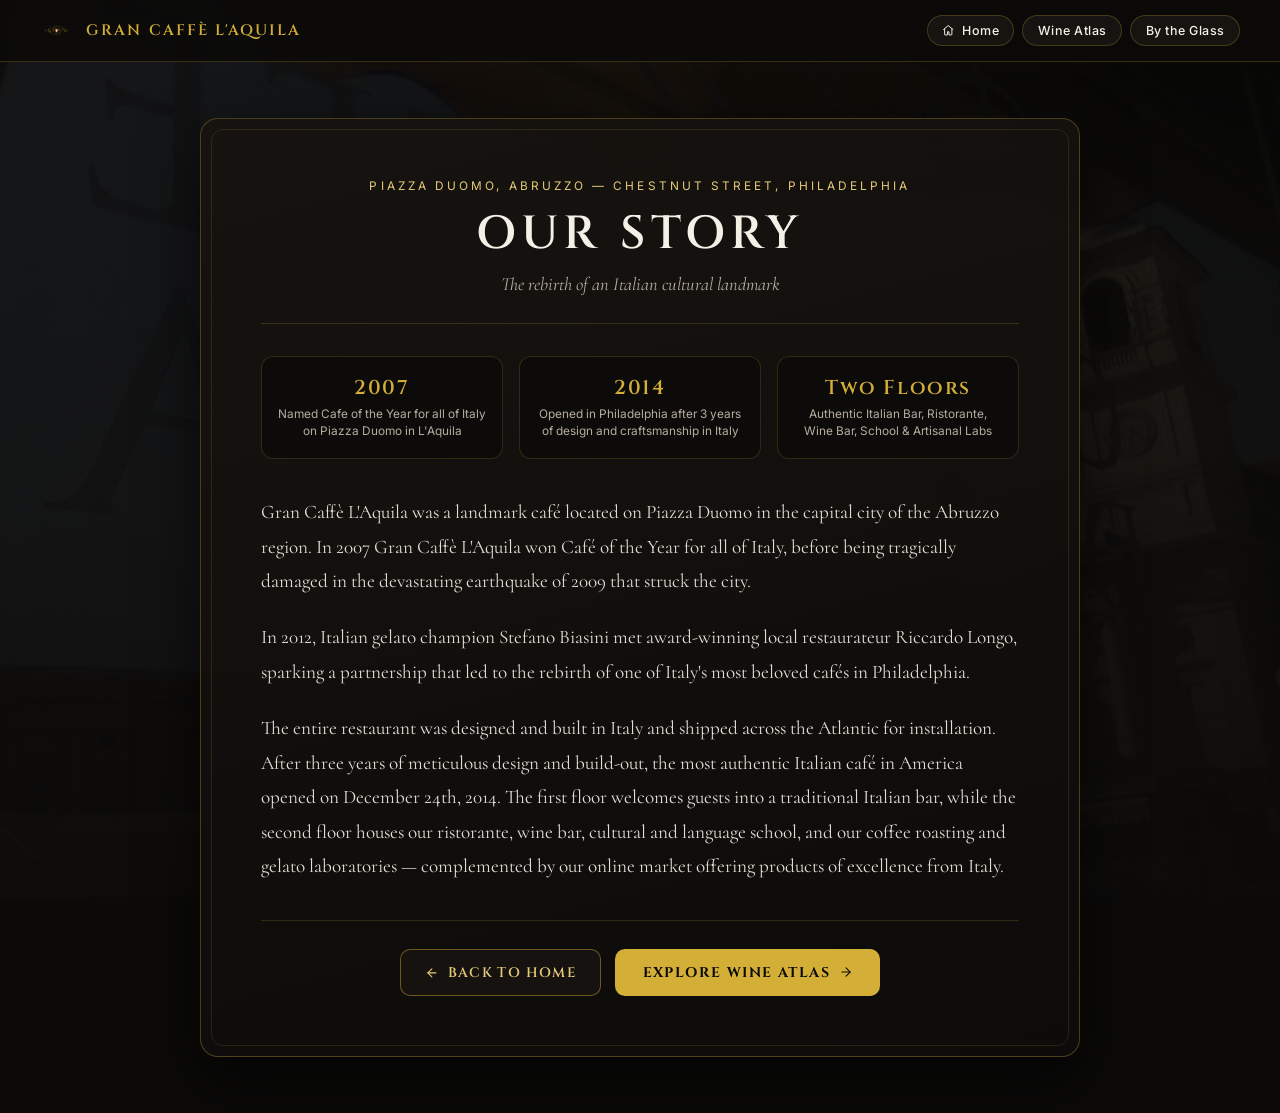
<file: OurStory.html>
<!DOCTYPE html>
<html lang="en" data-theme="night">
<head>
    <meta charset="UTF-8">
    <meta name="viewport" content="width=device-width, initial-scale=1.0, viewport-fit=cover">
    <title>Our Story — Gran Caffè L'Aquila</title>
    <meta name="description" content="Discover the heritage of Gran Caffè L'Aquila — from Piazza Duomo in Abruzzo to Philadelphia's authentic Italian café, restaurant, and wine bar.">
    <link rel="icon" type="image/png" href="./image/icon-96x96.png">
    <link href="https://fonts.googleapis.com/css2?family=Cinzel:wght@400;600;700&family=Cormorant:ital,wght@0,400;0,500;0,600;1,400&family=Inter:wght@400;500;600&display=swap" rel="stylesheet">
    <link rel="stylesheet" href="./css/luxury-polish.css">
    <style>
        *, *::before, *::after {
            box-sizing: border-box;
            margin: 0;
            padding: 0;
        }

        body {
            min-height: 100vh;
            background-color: var(--gca-bg);
            color: var(--gca-ivory);
            font-family: var(--gca-font-editorial);
            display: flex;
            flex-direction: column;
            position: relative;
            isolation: isolate;
        }

        /* Historical L'Aquila backdrop with rich obsidian contrast overlay */
        .story-backdrop {
            position: fixed;
            inset: 0;
            z-index: -2;
            overflow: hidden;
            pointer-events: none;
        }

        .story-backdrop img {
            width: 100%;
            height: 100%;
            object-fit: cover;
            object-position: center;
            filter: brightness(0.38) sepia(0.18) contrast(1.05);
        }

        .story-backdrop::after {
            content: '';
            position: absolute;
            inset: 0;
            background: linear-gradient(180deg, rgba(11, 10, 9, 0.72) 0%, rgba(11, 10, 9, 0.84) 55%, rgba(11, 10, 9, 0.96) 100%);
        }

        /* Sticky Top Bar */
        .page-topbar {
            position: sticky;
            top: 0;
            z-index: 100;
            display: flex;
            align-items: center;
            justify-content: space-between;
            gap: 1rem;
            padding: 0.85rem clamp(1rem, 4vw, 2.5rem);
            background: rgba(12, 11, 9, 0.9);
            backdrop-filter: blur(12px);
            -webkit-backdrop-filter: blur(12px);
            border-bottom: 1px solid var(--gca-border);
        }

        .topbar-brand {
            display: flex;
            align-items: center;
            gap: 0.75rem;
            text-decoration: none;
            color: var(--gca-gold);
            font-family: var(--gca-font-display);
            font-size: 0.95rem;
            font-weight: 600;
            letter-spacing: 0.14em;
            text-transform: uppercase;
        }

        .topbar-brand img {
            width: 34px;
            height: 34px;
            object-fit: contain;
        }

        .topbar-nav {
            display: flex;
            align-items: center;
            gap: 0.5rem;
            flex-wrap: wrap;
        }

        .story-shell {
            flex: 1;
            display: flex;
            align-items: center;
            justify-content: center;
            padding: clamp(1.75rem, 4.5vw, 3.5rem) clamp(1rem, 3vw, 1.5rem);
        }

        .story-sheet {
            position: relative;
            width: 100%;
            max-width: 880px;
            background: linear-gradient(165deg, rgba(22, 19, 16, 0.92) 0%, rgba(14, 12, 10, 0.96) 100%);
            backdrop-filter: blur(14px);
            -webkit-backdrop-filter: blur(14px);
            border: 1px solid rgba(212, 175, 55, 0.3);
            border-radius: 18px;
            padding: clamp(2rem, 5vw, 3.75rem);
            box-shadow: 0 24px 60px rgba(0, 0, 0, 0.62);
        }

        .story-sheet::before {
            content: "";
            position: absolute;
            inset: 10px;
            border: 1px solid rgba(212, 175, 55, 0.14);
            border-radius: 12px;
            pointer-events: none;
        }

        .story-header {
            text-align: center;
            padding-bottom: 1.75rem;
            margin-bottom: 2rem;
            border-bottom: 1px solid rgba(212, 175, 55, 0.2);
        }

        .story-kicker {
            font-family: var(--gca-font-ui);
            font-size: 0.74rem;
            letter-spacing: 0.26em;
            text-transform: uppercase;
            color: var(--gca-gold-soft);
            margin-bottom: 0.6rem;
        }

        .story-header h1 {
            font-family: var(--gca-font-display);
            font-size: clamp(1.9rem, 4vw, 2.9rem);
            font-weight: 600;
            letter-spacing: 0.12em;
            text-transform: uppercase;
            color: var(--gca-ivory);
            margin-bottom: 0.5rem;
        }

        .story-subhead {
            font-family: var(--gca-font-editorial);
            font-size: 1.15rem;
            font-style: italic;
            color: var(--gca-muted);
        }

        /* Heritage Milestones */
        .milestones-grid {
            display: grid;
            grid-template-columns: repeat(3, minmax(0, 1fr));
            gap: 1rem;
            margin-bottom: 2.25rem;
        }

        .milestone-card {
            background: rgba(11, 10, 9, 0.65);
            border: 1px solid rgba(212, 175, 55, 0.18);
            border-radius: 12px;
            padding: 1.1rem 1rem;
            text-align: center;
        }

        .milestone-year {
            font-family: var(--gca-font-display);
            font-size: 1.25rem;
            font-weight: 600;
            color: var(--gca-gold);
            letter-spacing: 0.08em;
            margin-bottom: 0.3rem;
        }

        .milestone-label {
            font-family: var(--gca-font-ui);
            font-size: 0.74rem;
            color: var(--gca-muted);
            line-height: 1.45;
        }

        /* Editorial Prose */
        .story-content {
            font-family: var(--gca-font-editorial);
            font-size: clamp(1.12rem, 1.5vw, 1.26rem);
            line-height: 1.8;
            color: rgba(245, 240, 230, 0.92);
            margin-bottom: 2.25rem;
        }

        .story-content p {
            margin-bottom: 1.35rem;
        }

        .story-content p:last-child {
            margin-bottom: 0;
        }

        /* Action Buttons */
        .button-container {
            display: flex;
            flex-wrap: wrap;
            align-items: center;
            justify-content: center;
            gap: 0.9rem;
            padding-top: 1.75rem;
            border-top: 1px solid rgba(212, 175, 55, 0.18);
        }

        .story-btn-primary {
            display: inline-flex;
            align-items: center;
            gap: 0.55rem;
            padding: 0.85rem 1.7rem;
            border-radius: 10px;
            background: var(--gca-gold);
            color: var(--gca-bg);
            text-decoration: none;
            font-family: var(--gca-font-display);
            font-size: 0.88rem;
            font-weight: 700;
            letter-spacing: 0.1em;
            text-transform: uppercase;
            transition: background-color 0.2s ease, transform 0.2s ease;
        }

        .story-btn-primary:hover {
            background: var(--gca-gold-soft);
            transform: translateY(-2px);
        }

        .story-btn-secondary {
            display: inline-flex;
            align-items: center;
            gap: 0.55rem;
            padding: 0.85rem 1.5rem;
            border-radius: 10px;
            background: rgba(24, 21, 18, 0.85);
            border: 1px solid var(--gca-border-strong);
            color: var(--gca-gold-soft);
            text-decoration: none;
            font-family: var(--gca-font-display);
            font-size: 0.86rem;
            font-weight: 600;
            letter-spacing: 0.1em;
            text-transform: uppercase;
            transition: border-color 0.2s ease, background-color 0.2s ease, transform 0.2s ease;
        }

        .story-btn-secondary:hover {
            border-color: var(--gca-gold);
            background: rgba(212, 175, 55, 0.14);
            transform: translateY(-2px);
        }

        @media (max-width: 720px) {
            .milestones-grid {
                grid-template-columns: 1fr;
            }
            .topbar-brand span {
                display: none;
            }
        }
    </style>
</head>
<body>
    <div class="story-backdrop" aria-hidden="true">
        <picture>
            <source srcset="./image/OldGca.webp" type="image/webp">
            <img src="./image/OldGca.jpg" alt="" decoding="async">
        </picture>
    </div>

    <header class="page-topbar">
        <a href="./index.html" class="topbar-brand">
            <img src="./image/gcaLogo.png" alt="Gran Caffè L'Aquila" decoding="async">
            <span>Gran Caffè L'Aquila</span>
        </a>
        <nav class="topbar-nav" aria-label="Navigation">
            <a href="./index.html" class="gca-nav-pill">
                <svg class="gca-ico" viewBox="0 0 24 24" aria-hidden="true"><path d="M3 10.5L12 3l9 7.5"></path><path d="M5 9.5V20a1 1 0 0 0 1 1h4.5v-6h3v6H18a1 1 0 0 0 1-1V9.5"></path></svg>
                Home
            </a>
            <a href="./wine-map.html" class="gca-nav-pill">Wine Atlas</a>
            <a href="./WineByTheGlass.html" class="gca-nav-pill">By the Glass</a>
        </nav>
    </header>

    <main class="story-shell">
        <article class="story-sheet">
            <header class="story-header">
                <p class="story-kicker">Piazza Duomo, Abruzzo &mdash; Chestnut Street, Philadelphia</p>
                <h1>Our Story</h1>
                <p class="story-subhead">The rebirth of an Italian cultural landmark</p>
            </header>

            <section class="milestones-grid" aria-label="Key milestones">
                <div class="milestone-card">
                    <div class="milestone-year">2007</div>
                    <div class="milestone-label">Named Cafe of the Year for all of Italy on Piazza Duomo in L'Aquila</div>
                </div>
                <div class="milestone-card">
                    <div class="milestone-year">2014</div>
                    <div class="milestone-label">Opened in Philadelphia after 3 years of design and craftsmanship in Italy</div>
                </div>
                <div class="milestone-card">
                    <div class="milestone-year">Two Floors</div>
                    <div class="milestone-label">Authentic Italian Bar, Ristorante, Wine Bar, School &amp; Artisanal Labs</div>
                </div>
            </section>

            <div class="story-content">
                <p>
                    Gran Caffè L'Aquila was a landmark café located on Piazza Duomo in the capital city of the Abruzzo region. In 2007 Gran Caffè L'Aquila won Café of the Year for all of Italy, before being tragically damaged in the devastating earthquake of 2009 that struck the city.
                </p>
                <p>
                    In 2012, Italian gelato champion Stefano Biasini met award-winning local restaurateur Riccardo Longo, sparking a partnership that led to the rebirth of one of Italy's most beloved cafés in Philadelphia.
                </p>
                <p>
                    The entire restaurant was designed and built in Italy and shipped across the Atlantic for installation. After three years of meticulous design and build-out, the most authentic Italian café in America opened on December 24th, 2014. The first floor welcomes guests into a traditional Italian bar, while the second floor houses our ristorante, wine bar, cultural and language school, and our coffee roasting and gelato laboratories — complemented by our online market offering products of excellence from Italy.
                </p>
            </div>

            <div class="button-container">
                <a href="./index.html" class="story-btn-secondary">
                    <svg class="gca-ico" viewBox="0 0 24 24" aria-hidden="true"><line x1="19" y1="12" x2="5" y2="12"></line><polyline points="12 19 5 12 12 5"></polyline></svg>
                    Back to Home
                </a>
                <a href="./wine-map.html" class="story-btn-primary">
                    Explore Wine Atlas
                    <svg class="gca-ico" viewBox="0 0 24 24" aria-hidden="true"><line x1="5" y1="12" x2="19" y2="12"></line><polyline points="12 5 19 12 12 19"></polyline></svg>
                </a>
            </div>
        </article>
    </main>
</body>
</html>
</file>
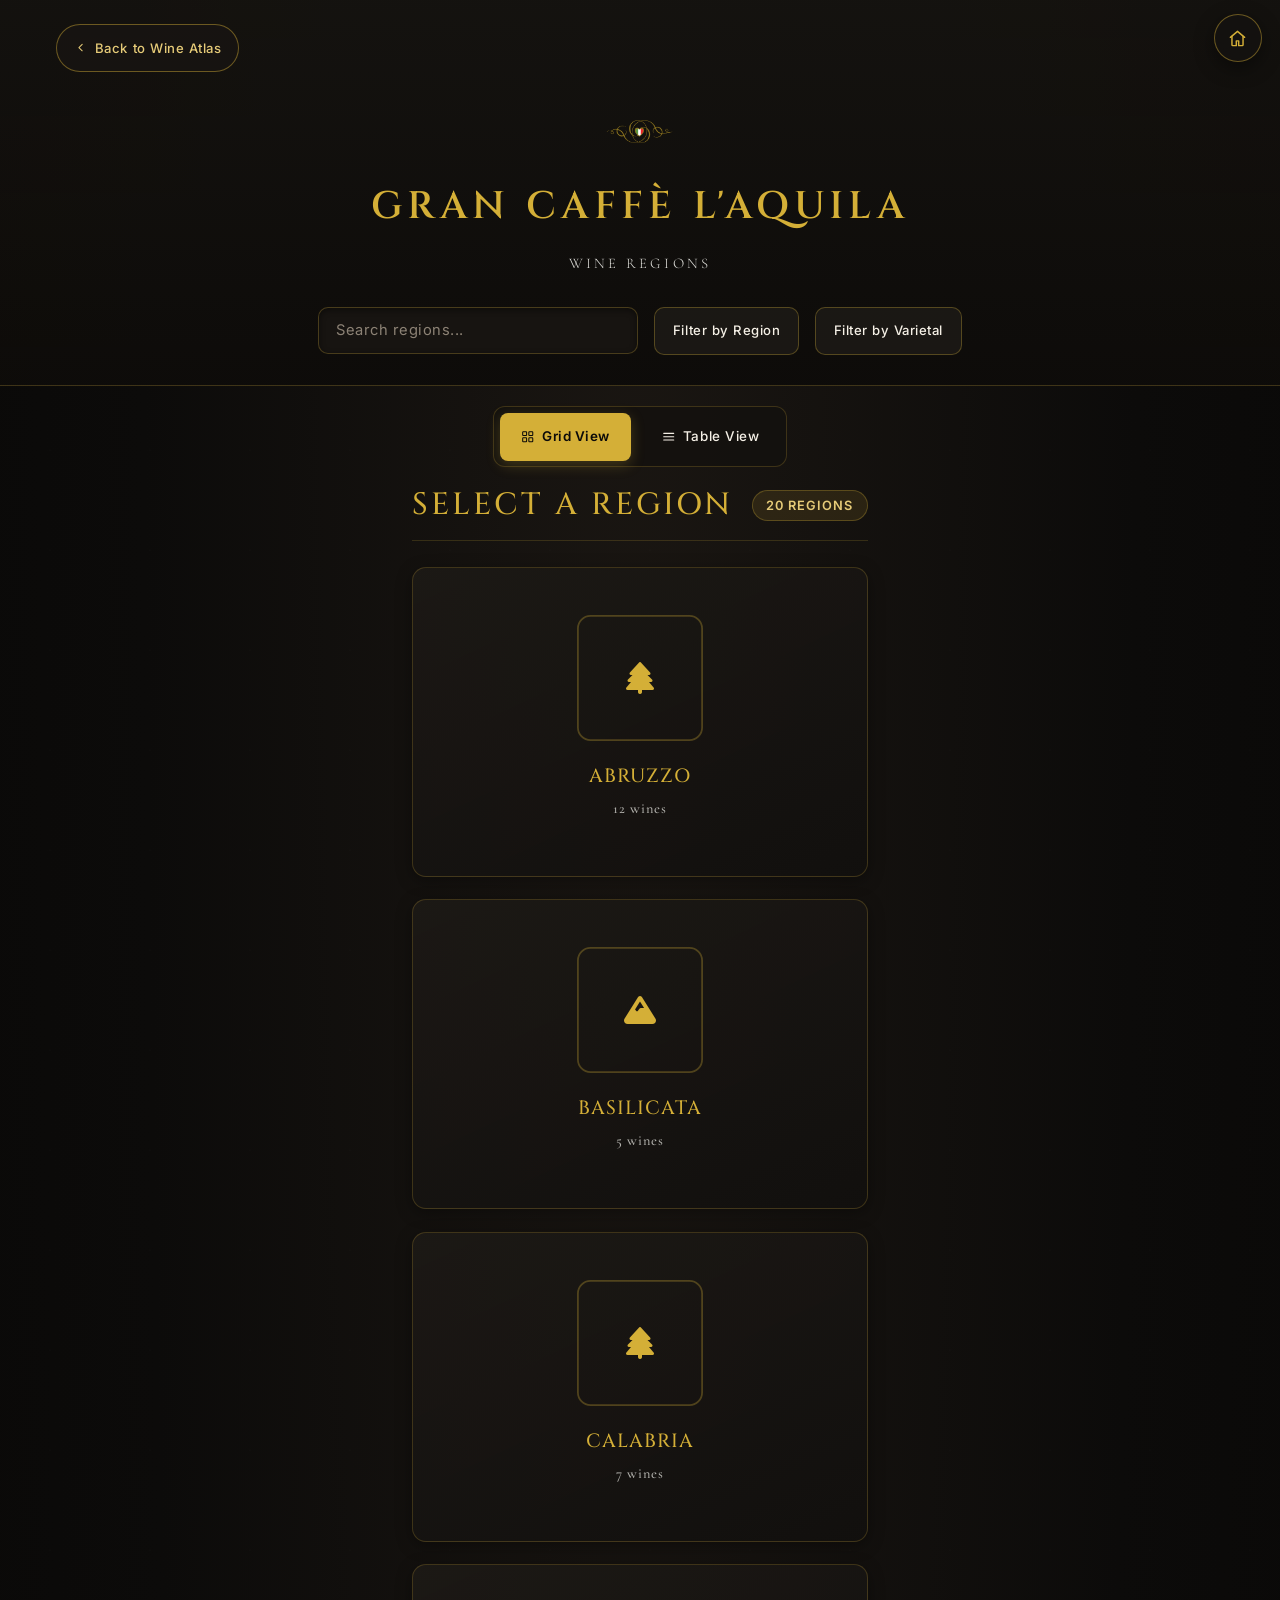
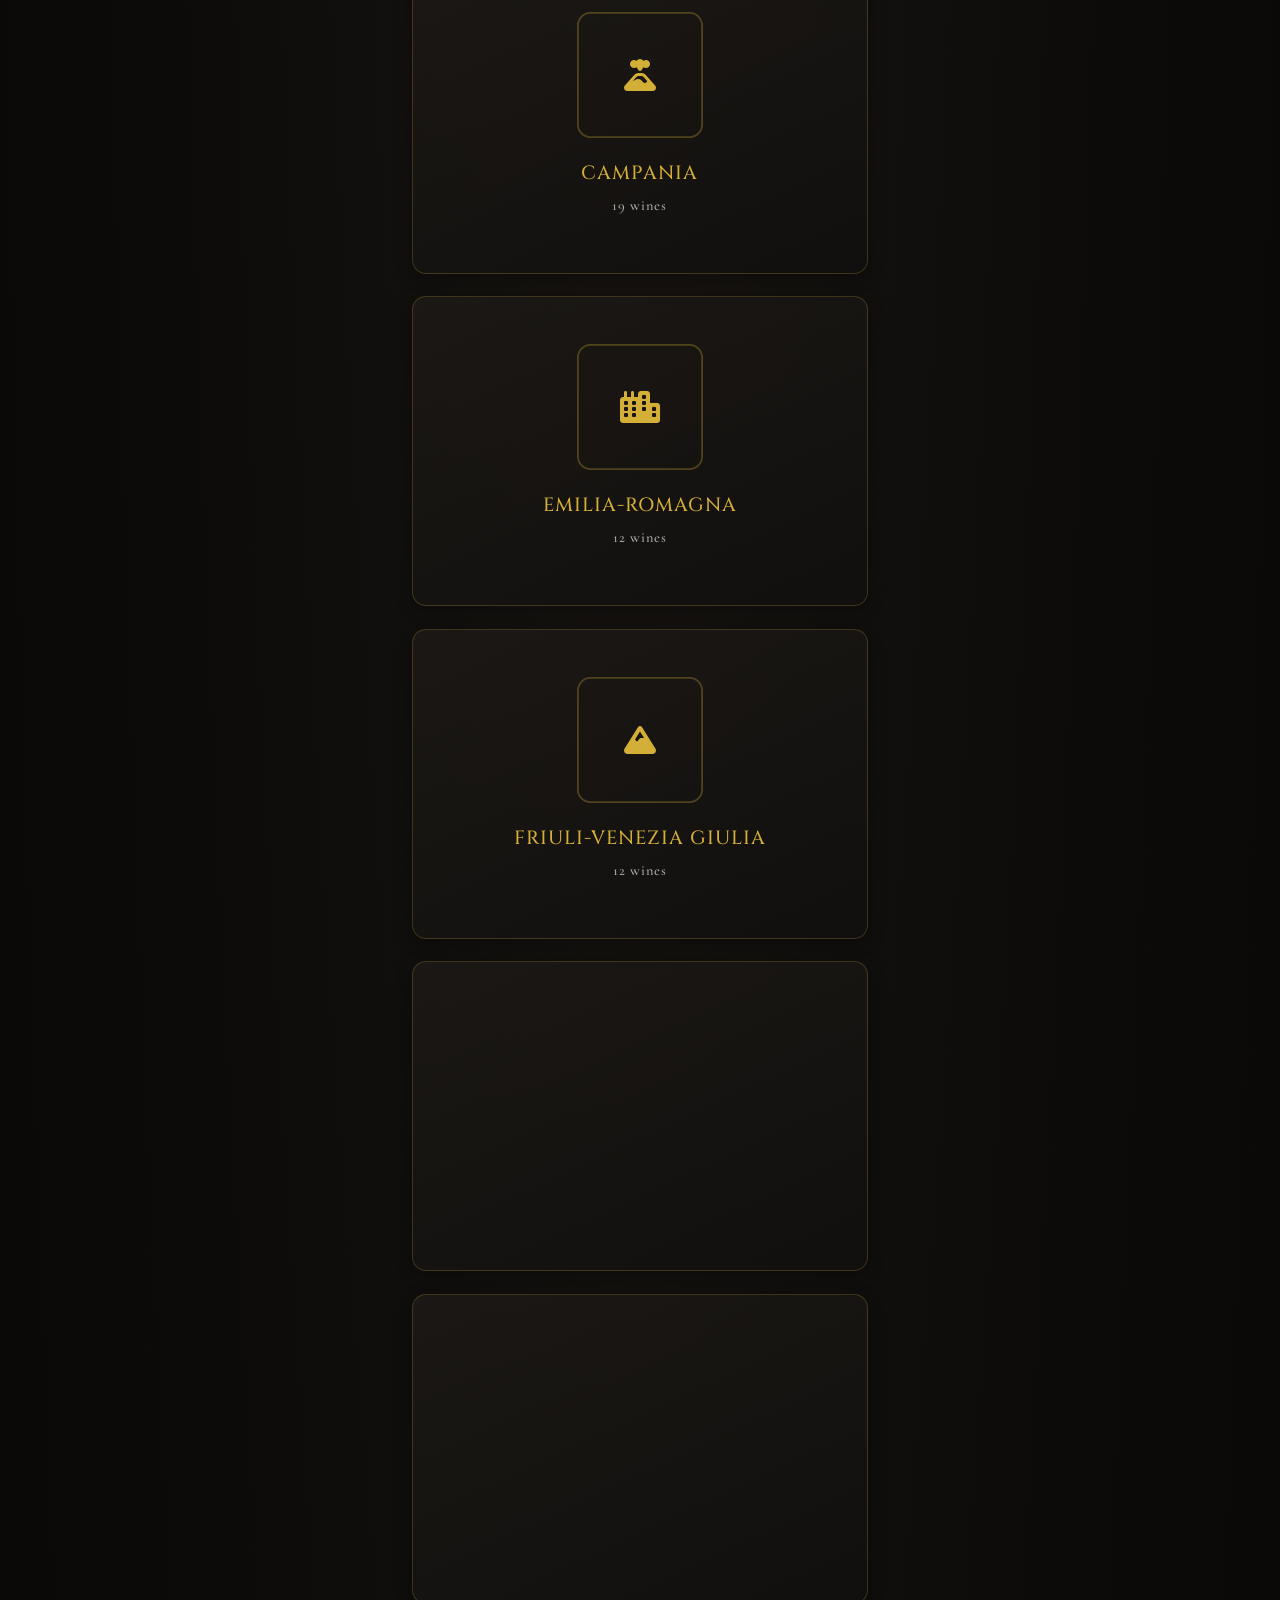
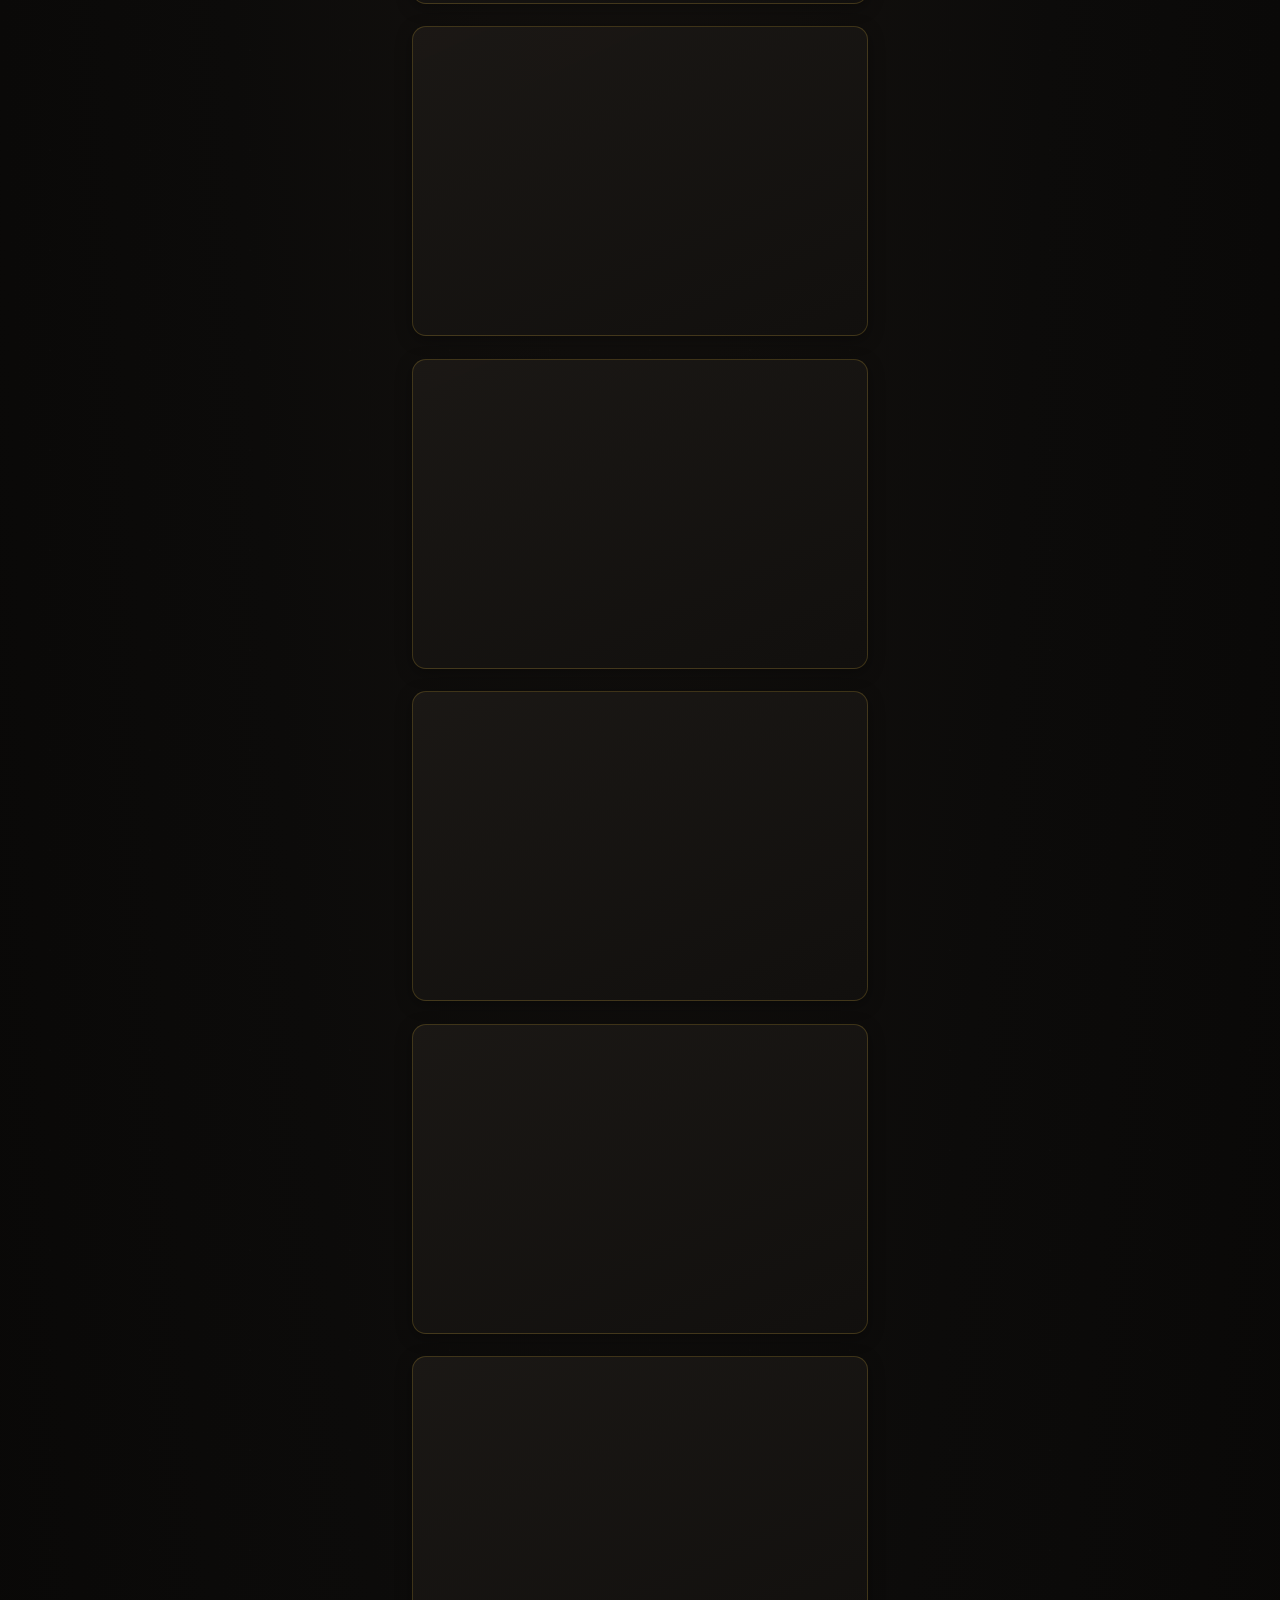
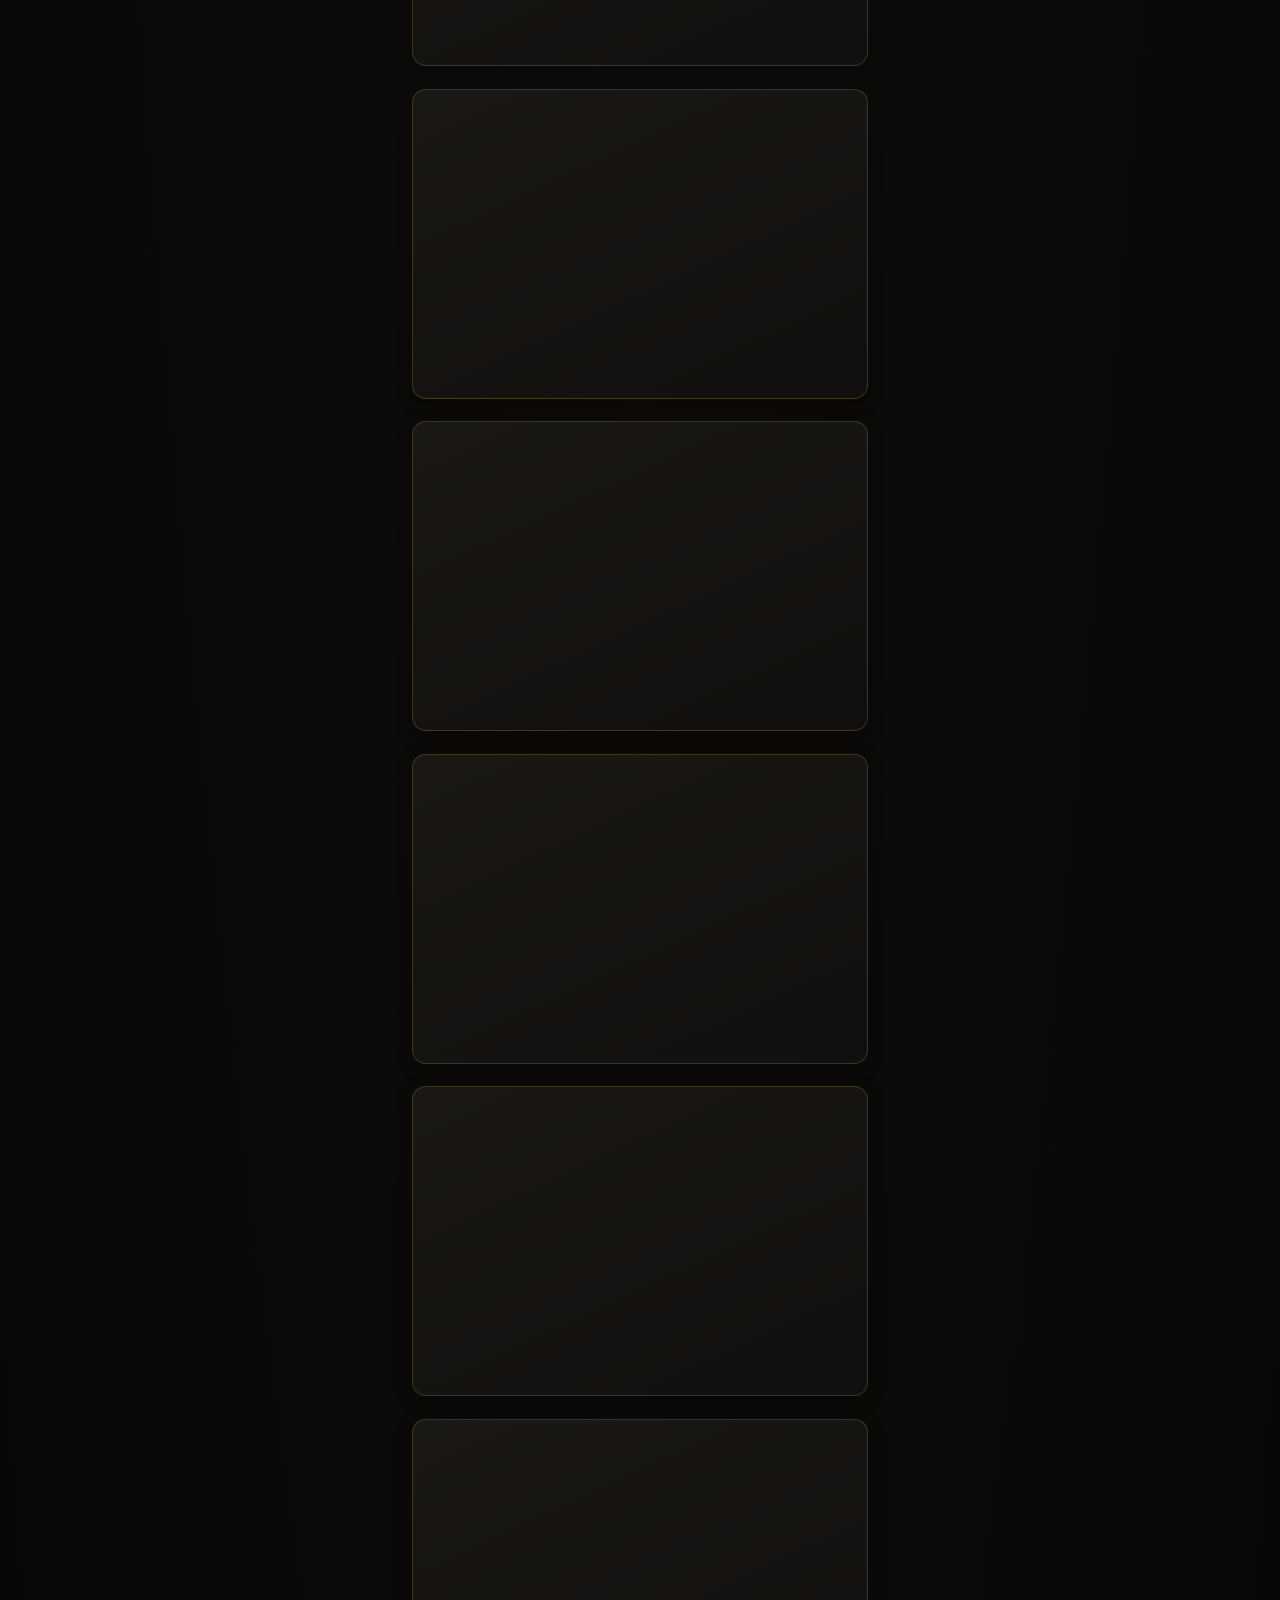
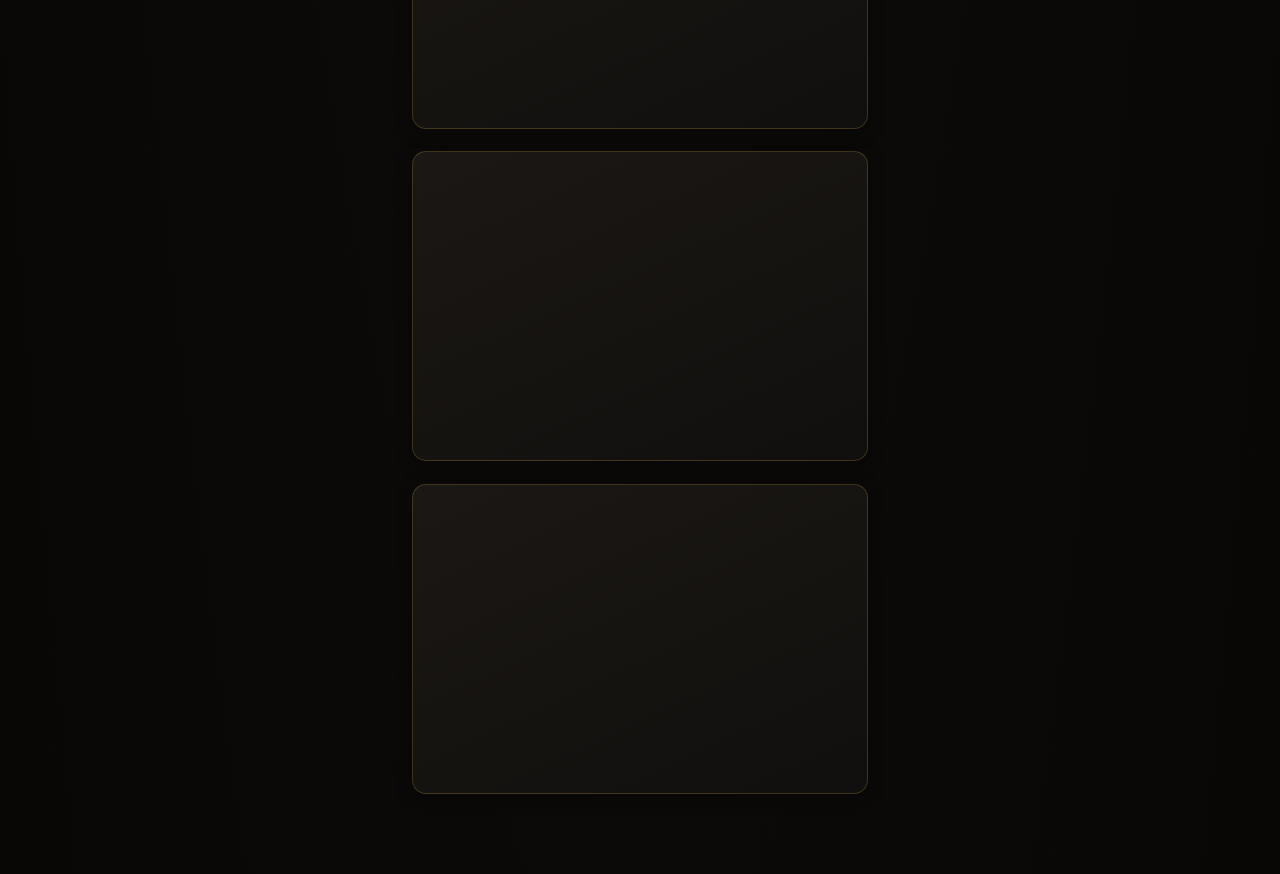
<file: regions.html>
<!DOCTYPE html>
<html lang="en">
<head>
    <meta charset="UTF-8">
    <meta name="viewport" content="width=device-width, initial-scale=1.0, viewport-fit=cover">
    <title>Italian Wine Regions — Gran Caffè L'Aquila</title>
    <meta name="description" content="Explore Italian wine regions represented in Gran Caffè L'Aquila's Philadelphia wine cellar.">
    <link rel="icon" type="image/png" href="./image/icon-96x96.png">
    <!-- Bootstrap 5.3 CSS (HTTPS CDN) -->
    <link href="https://cdn.jsdelivr.net/npm/bootstrap@5.3.2/dist/css/bootstrap.min.css" rel="stylesheet" integrity="sha384-T3c6CoIi6uLrA9TneNEoa7RxnatzjcDSCmG1MXxSR1GAsXEV/Dwwykc2MPK8M2HN" crossorigin="anonymous">
    <!-- Font Awesome (HTTPS CDN) -->
    <link rel="stylesheet" href="https://cdnjs.cloudflare.com/ajax/libs/font-awesome/6.4.0/css/all.min.css" integrity="sha512-iecdLmaskl7CVkqkXNQ/ZH/XLlvWZOJyj7Yy7tcenmpD1ypASozpmT/E0iPtmFIB46ZmdtAc9eNBvH0H/ZpiBw==" crossorigin="anonymous" referrerpolicy="no-referrer">
    <!-- Google Fonts (HTTPS) -->
    <link href="https://fonts.googleapis.com/css2?family=Cinzel:wght@400;500;600;700&family=Cormorant:wght@300;400;500&family=Inter:wght@400;500;600&display=swap" rel="stylesheet">
    <!-- Custom CSS -->
    <link rel="stylesheet" href="./css/style.css">
    <link rel="stylesheet" href="./css/luxury-polish.css">
</head>
<body class="hero-enhanced">
    <!-- Fixed Home Button -->
    <a href="./index.html" class="fixed-home-btn" aria-label="Back to Home" title="Back to Home">
        <svg viewBox="0 0 24 24" aria-hidden="true"><path d="M3 10.5L12 3l9 7.5"></path><path d="M5 9.5V20a1 1 0 0 0 1 1h4.5v-6h3v6H18a1 1 0 0 0 1-1V9.5"></path></svg>
    </a>

    <div class="luxury-container">
        <header class="luxury-header">
            <div class="header-content">
                <a href="./wine-map.html" class="back-button">
                    <svg class="gca-ico" viewBox="0 0 24 24" aria-hidden="true"><polyline points="15 18 9 12 15 6"></polyline></svg>
                    Back to Wine Atlas
                </a>
                <div class="logo-container">
                    <div class="luxury-logo small has-image">
                        <picture>
                            <source srcset="./image/gcaLogo.webp" type="image/webp">
                            <img src="./image/gcaLogo.png" alt="Gran Caffè L'Aquila Logo" class="logo-image" decoding="async">
                        </picture>
                    </div>
                    <h1 class="luxury-title medium">GRAN CAFFÈ L'AQUILA</h1>
                    <p class="luxury-subtitle medium">Italian Wine Regions</p>
                </div>
                <div class="luxury-search-container">
                    <div class="luxury-search-bar">
                        <input type="text" id="regionsSearchInput" name="search" class="luxury-search-input" placeholder="Search regions...">
                        <button class="luxury-filter-btn" type="button">Filter by Region</button>
                        <button class="luxury-filter-btn" type="button">Filter by Varietal</button>
                    </div>
                </div>
            </div>
        </header>

        <div class="view-toggle" role="group" aria-label="View mode">
            <button class="view-btn active" id="gridViewBtn" type="button">
                <svg class="gca-ico" viewBox="0 0 24 24" aria-hidden="true"><rect x="3" y="3" width="7" height="7" rx="1"></rect><rect x="14" y="3" width="7" height="7" rx="1"></rect><rect x="3" y="14" width="7" height="7" rx="1"></rect><rect x="14" y="14" width="7" height="7" rx="1"></rect></svg>
                Grid View
            </button>
            <button class="view-btn" id="tableViewBtn" type="button">
                <svg class="gca-ico" viewBox="0 0 24 24" aria-hidden="true"><line x1="3" y1="6" x2="21" y2="6"></line><line x1="3" y1="12" x2="21" y2="12"></line><line x1="3" y1="18" x2="21" y2="18"></line></svg>
                Table View
            </button>
        </div>

        <main class="regions-container">
            <div class="regions-header">
                <h2 class="regions-title">SELECT A REGION</h2>
                <p class="regions-count">Loading...</p>
            </div>
            
            <!-- Grid View -->
            <div class="regions-grid" id="regionsGrid">
                <!-- Regions will be dynamically loaded here -->
            </div>

            <!-- Table View -->
            <div class="regions-table-container" id="regionsTable">
                <table class="regions-table">
                    <thead>
                        <tr>
                            <th>Region Name</th>
                            <th>Wine Count</th>
                            <th>Description</th>
                            <th>Action</th>
                        </tr>
                    </thead>
                    <tbody>
                        <tr>
                            <td colspan="4" class="loading">Loading regions...</td>
                        </tr>
                    </tbody>
                </table>
            </div>
        </main>

        <footer class="luxury-footer">
            <div class="footer-content">
                <div class="footer-logo">GRAN CAFFÈ L'AQUILA</div>
                <div class="footer-info">
                    <p>1716 Chestnut St, Philadelphia, PA 19103</p>
                    <p>+1 (215) 568-5600</p>
                    <p>info@grancaffelaquila.com</p>
                </div>
                <div class="copyright">
                    <p>&copy; 2025 Gran Caffè L'Aquila. All rights reserved.</p>
                </div>
            </div>
        </footer>
    </div>

    <!-- Bootstrap 5.3 JS Bundle (HTTPS CDN) -->
    <script src="https://cdn.jsdelivr.net/npm/bootstrap@5.3.2/dist/js/bootstrap.bundle.min.js" integrity="sha384-C6RzsynM9kWDrMNeT87bh95OGNyZPhcTNXj1NW7RuBCsyN/o0jlpcV8Qyq46cDfL" crossorigin="anonymous"></script>
    <!-- Custom JS -->
    <script src="./js/main.js"></script>
</body>
</html>
</file>
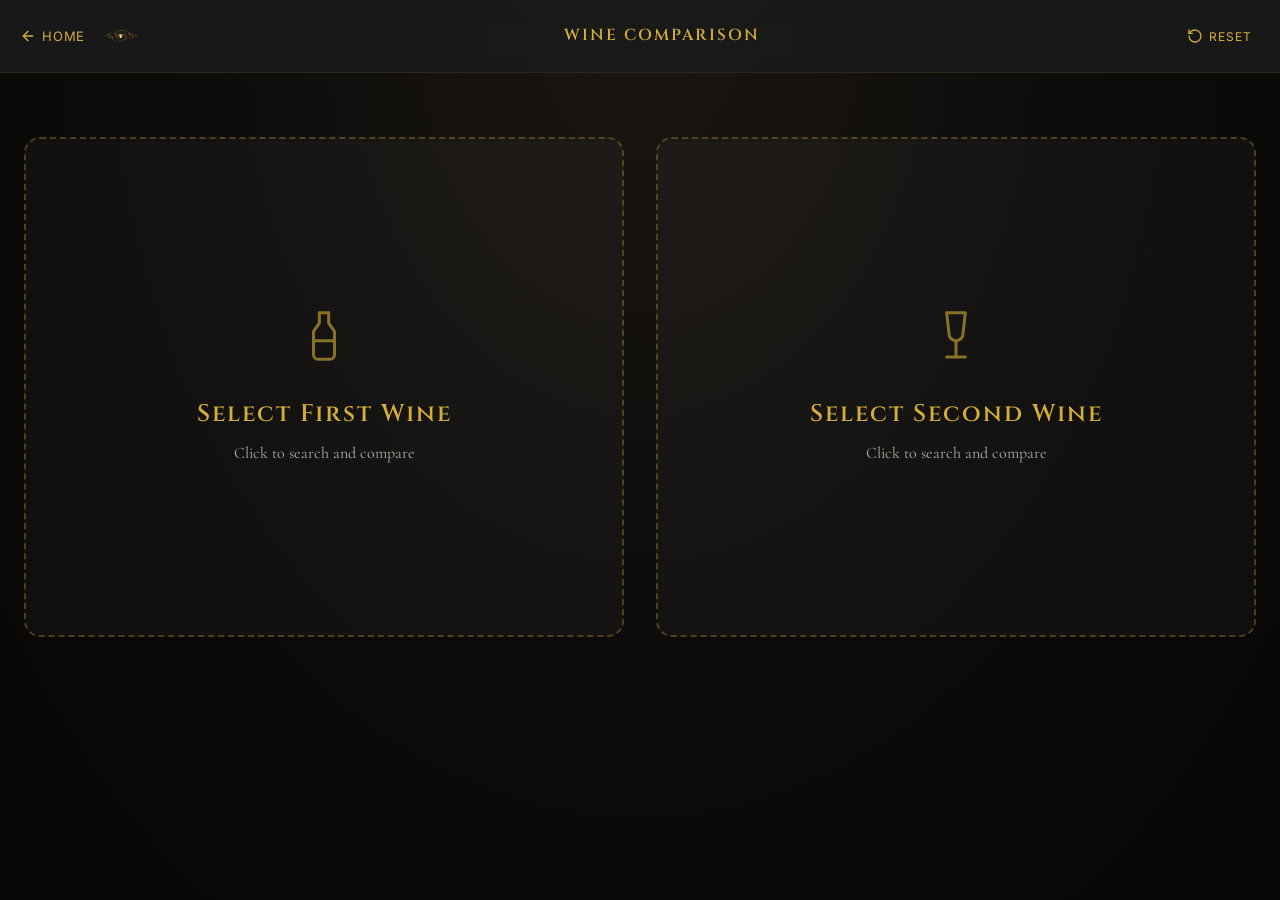
<file: wine-comparison.html>
<!DOCTYPE html>
<html lang="en">
<head>
    <meta charset="UTF-8">
    <meta name="viewport" content="width=device-width, initial-scale=1.0, viewport-fit=cover">
    <title>Wine Comparison | Gran Caffè L'Aquila</title>
    <meta name="description" content="Compare two Italian wines side by side from the Gran Caffè L'Aquila cellar in Philadelphia — varietal, region, vintage, tasting notes, and pricing.">
    <link rel="icon" type="image/png" href="./image/icon-96x96.png">
    <link rel="stylesheet" href="https://cdnjs.cloudflare.com/ajax/libs/font-awesome/6.4.0/css/all.min.css">
    <link href="https://fonts.googleapis.com/css2?family=Cinzel:wght@400;500;600;700&family=Cormorant:wght@300;400;500;600&family=Inter:wght@400;500;600&display=swap" rel="stylesheet">
    <!-- Custom CSS -->
    <link rel="stylesheet" href="./css/style.css">
    <link rel="stylesheet" href="./css/luxury-polish.css">
    <style>
        :root {
            --gold: #D4AF37;
            --gold-light: #E8C96D;
            --dark-gold: #A88424;
            --black: #0B0A09;
            --charcoal: #151311;
            --ivory: #F5F0E6;
            --cream: #F8F5EE;
            --green: #69A77A;
            --red: #C96B6B;
        }

        * {
            margin: 0;
            padding: 0;
            box-sizing: border-box;
        }

        html, body {
            height: 100%;
            overflow-x: hidden;
            font-family: 'Cormorant', serif;
            background: var(--black);
            color: var(--ivory);
        }

        .luxury-container {
            display: flex;
            flex-direction: column;
            min-height: 100vh;
            background: linear-gradient(135deg, var(--charcoal) 0%, var(--black) 100%);
        }

        /* Top Bar */
        .comparison-top-bar {
            display: flex;
            align-items: center;
            justify-content: space-between;
            padding: 12px 20px;
            background: rgba(26, 26, 26, 0.95);
            border-bottom: 1px solid rgba(212, 175, 55, 0.1);
            position: sticky;
            top: 0;
            z-index: 100;
            backdrop-filter: blur(10px);
        }

        .comparison-back-btn {
            color: var(--gold);
            font-size: 18px;
            cursor: pointer;
            transition: color 0.3s;
            text-decoration: none;
            display: flex;
            align-items: center;
        }

        .comparison-back-btn:hover {
            color: var(--gold-light);
        }

        .comparison-logo {
            width: 48px;
            height: 48px;
            background: transparent;
            border-radius: 50%;
            display: flex;
            align-items: center;
            justify-content: center;
            cursor: pointer;
            transition: transform 0.3s ease;
            overflow: hidden;
        }

        .comparison-logo:hover {
            transform: scale(1.05);
        }

        .comparison-logo-image {
            width: 100%;
            height: 100%;
            object-fit: contain;
        }

        .comparison-top-title {
            font-family: 'Cinzel', serif;
            font-size: 16px;
            font-weight: 600;
            letter-spacing: 2px;
            color: var(--gold);
            flex: 1;
            text-align: center;
        }

        .comparison-reset-btn {
            background: none;
            border: none;
            color: var(--gold);
            font-size: 16px;
            cursor: pointer;
            transition: color 0.3s;
            padding: 8px;
        }

        .comparison-reset-btn:hover {
            color: var(--gold-light);
        }

        /* Main Content */
        .comparison-container {
            flex: 1;
            overflow-y: auto;
            padding: 2rem 1.5rem;
            max-width: 1600px;
            margin: 0 auto;
            width: 100%;
        }

        /* Selection State - Placeholder Cards */
        .selection-state {
            display: grid;
            grid-template-columns: 1fr;
            gap: 2rem;
            margin-top: 2rem;
        }

        @media (min-width: 768px) {
            .selection-state {
                grid-template-columns: repeat(2, 1fr);
            }
        }

        .wine-slot {
            position: relative;
            min-height: 500px;
            background: rgba(245, 245, 240, 0.03);
            border: 2px dashed rgba(212, 175, 55, 0.3);
            border-radius: 16px;
            display: flex;
            flex-direction: column;
            align-items: center;
            justify-content: center;
            padding: 3rem 2rem;
            cursor: pointer;
            transition: all 0.3s ease;
            overflow: hidden;
        }

        .wine-slot:hover {
            border-color: var(--gold);
            background: rgba(245, 245, 240, 0.05);
            transform: translateY(-4px);
        }

        .wine-slot.selected {
            border: 2px solid var(--gold);
            border-style: solid;
            background: rgba(212, 175, 55, 0.05);
        }

        /* Glow Animation for Placeholders */
        @keyframes glowPulse {
            0%, 100% {
                box-shadow: 0 0 20px rgba(212, 175, 55, 0.2),
                            0 0 40px rgba(212, 175, 55, 0.1),
                            inset 0 0 20px rgba(212, 175, 55, 0.05);
            }
            50% {
                box-shadow: 0 0 30px rgba(212, 175, 55, 0.4),
                            0 0 60px rgba(212, 175, 55, 0.2),
                            inset 0 0 30px rgba(212, 175, 55, 0.1);
            }
        }

        .wine-slot:not(.selected) {
            animation: glowPulse 3s ease-in-out infinite;
        }

        .placeholder-content {
            text-align: center;
            color: var(--gold);
        }

        .placeholder-icon {
            font-size: 64px;
            margin-bottom: 1.5rem;
            opacity: 0.6;
            animation: float 3s ease-in-out infinite;
        }

        @keyframes float {
            0%, 100% { transform: translateY(0px); }
            50% { transform: translateY(-10px); }
        }

        .placeholder-text {
            font-family: 'Cinzel', serif;
            font-size: 1.5rem;
            font-weight: 600;
            letter-spacing: 2px;
            margin-bottom: 0.5rem;
            color: var(--gold);
        }

        .placeholder-subtext {
            font-size: 1rem;
            color: var(--ivory);
            opacity: 0.7;
            margin-top: 0.5rem;
        }

        /* Wine Card in Slot */
        .wine-card {
            width: 100%;
            height: 100%;
            display: flex;
            flex-direction: column;
            align-items: center;
            text-align: center;
        }

        .wine-card-image {
            width: 200px;
            height: 400px;
            object-fit: contain;
            margin-bottom: 1.5rem;
            filter: drop-shadow(0 4px 12px rgba(0, 0, 0, 0.4));
        }

        .wine-card-icon {
            font-size: 120px;
            color: rgba(212, 175, 55, 0.4);
            margin-bottom: 1.5rem;
        }

        .wine-card-name {
            font-family: 'Cinzel', serif;
            font-size: 1.5rem;
            font-weight: 600;
            color: var(--gold-light);
            margin-bottom: 0.5rem;
            line-height: 1.3;
        }

        .wine-card-producer {
            font-size: 1.1rem;
            color: var(--gold);
            margin-bottom: 0.5rem;
        }

        .wine-card-remove {
            position: absolute;
            top: 15px;
            right: 15px;
            background: rgba(244, 67, 54, 0.2);
            border: 1px solid rgba(244, 67, 54, 0.4);
            color: var(--red);
            width: 36px;
            height: 36px;
            border-radius: 50%;
            display: flex;
            align-items: center;
            justify-content: center;
            cursor: pointer;
            transition: all 0.3s;
            font-size: 14px;
        }

        .wine-card-remove:hover {
            background: rgba(244, 67, 54, 0.4);
            transform: scale(1.1);
        }

        /* Comparison State */
        .comparison-state {
            display: none;
        }

        .comparison-state.active {
            display: block;
        }

        .comparison-header {
            text-align: center;
            margin-bottom: 2.5rem;
        }

        .comparison-title {
            font-family: 'Cinzel', serif;
            font-size: 2rem;
            font-weight: 600;
            color: var(--gold);
            letter-spacing: 2px;
            margin-bottom: 0.5rem;
        }

        .comparison-subtitle {
            color: var(--ivory);
            opacity: 0.7;
            font-size: 1rem;
        }

        @media (max-width: 767px) {
            .comparison-header {
                margin-bottom: 1.5rem;
            }

            .comparison-title {
                font-size: 1.5rem;
            }

            .comparison-subtitle {
                font-size: 0.9rem;
            }
        }

        .comparison-grid {
            display: grid;
            grid-template-columns: 1fr;
            gap: 1.5rem;
        }

        @media (min-width: 768px) {
            .comparison-grid {
                grid-template-columns: repeat(2, 1fr);
                gap: 2rem;
            }
        }

        .comparison-wine {
            background: rgba(245, 245, 240, 0.05);
            border: 2px solid rgba(212, 175, 55, 0.2);
            border-radius: 16px;
            padding: 2rem;
            position: relative;
        }

        @media (max-width: 767px) {
            .comparison-wine {
                padding: 1.5rem;
            }
        }

        .comparison-wine-header {
            text-align: center;
            margin-bottom: 2rem;
        }

        .comparison-wine-image {
            width: 180px;
            height: 360px;
            object-fit: contain;
            margin: 0 auto 1.5rem;
            display: block;
            filter: drop-shadow(0 4px 12px rgba(0, 0, 0, 0.4));
        }

        .comparison-wine-icon {
            font-size: 100px;
            color: rgba(212, 175, 55, 0.4);
            margin: 0 auto 1.5rem;
            display: block;
            text-align: center;
        }

        @media (max-width: 767px) {
            .comparison-wine-image {
                width: 120px;
                height: 240px;
                margin-bottom: 1rem;
            }

            .comparison-wine-icon {
                font-size: 80px;
                margin-bottom: 1rem;
            }
        }

        .comparison-wine-name {
            font-family: 'Cinzel', serif;
            font-size: 1.8rem;
            font-weight: 600;
            color: var(--gold-light);
            margin-bottom: 0.5rem;
            line-height: 1.3;
        }

        .comparison-wine-producer {
            font-size: 1.2rem;
            color: var(--gold);
            margin-bottom: 1.5rem;
        }

        @media (max-width: 767px) {
            .comparison-wine-name {
                font-size: 1.4rem;
            }

            .comparison-wine-producer {
                font-size: 1rem;
                margin-bottom: 1.25rem;
            }
        }

        .comparison-details {
            display: flex;
            flex-direction: column;
            gap: 1rem;
        }

        .comparison-detail-item {
            background: rgba(245, 245, 240, 0.03);
            padding: 1.2rem 1rem;
            border-left: 3px solid rgba(212, 175, 55, 0.4);
            border-radius: 8px;
            transition: all 0.3s ease;
            margin-bottom: 0.5rem;
        }

        .comparison-detail-item:hover {
            background: rgba(245, 245, 240, 0.06);
            border-left-color: var(--gold);
        }

        .comparison-detail-label {
            font-weight: 600;
            color: var(--gold);
            font-size: 0.8rem;
            text-transform: uppercase;
            letter-spacing: 1.5px;
            margin-bottom: 0.75rem;
            font-family: 'Cinzel', serif;
        }

        .comparison-detail-value {
            color: var(--ivory);
            font-size: 1.1rem;
            line-height: 1.6;
            font-weight: 400;
        }

        .comparison-detail-value.different {
            color: var(--gold-light);
            font-weight: 500;
        }

        .comparison-detail-value.same {
            opacity: 0.75;
        }

        @media (max-width: 767px) {
            .comparison-detail-item {
                padding: 1rem 0.875rem;
            }

            .comparison-detail-label {
                font-size: 0.75rem;
                margin-bottom: 0.5rem;
            }

            .comparison-detail-value {
                font-size: 1rem;
            }
        }

        /* Comparison Narrative Summary */
        .comparison-narrative {
            margin-top: 3rem;
            padding: 2rem;
            background: rgba(212, 175, 55, 0.05);
            border: 1px solid rgba(212, 175, 55, 0.2);
            border-radius: 12px;
            border-left: 4px solid var(--gold);
        }

        .narrative-title {
            font-family: 'Cinzel', serif;
            font-size: 1.3rem;
            font-weight: 600;
            color: var(--gold);
            margin-bottom: 1rem;
            letter-spacing: 1px;
        }

        .narrative-text {
            font-size: 1.05rem;
            line-height: 1.8;
            color: var(--ivory);
            font-style: italic;
        }

        @media (max-width: 767px) {
            .comparison-narrative {
                padding: 1.5rem;
                margin-top: 2rem;
            }

            .narrative-title {
                font-size: 1.1rem;
            }

            .narrative-text {
                font-size: 1rem;
                line-height: 1.6;
            }
        }

        /* Action Buttons */
        .comparison-actions {
            display: flex;
            gap: 1rem;
            justify-content: center;
            margin-top: 2rem;
            flex-wrap: wrap;
        }

        .comparison-btn {
            padding: 12px 24px;
            background: linear-gradient(135deg, var(--gold) 0%, var(--dark-gold) 100%);
            border: none;
            color: var(--black);
            font-family: 'Cinzel', serif;
            font-size: 14px;
            font-weight: 600;
            letter-spacing: 1px;
            cursor: pointer;
            border-radius: 8px;
            transition: all 0.3s;
            display: flex;
            align-items: center;
            gap: 8px;
        }

        .comparison-btn:hover {
            transform: translateY(-2px);
            box-shadow: 0 8px 16px rgba(212, 175, 55, 0.3);
        }

        .comparison-btn.secondary {
            background: rgba(212, 175, 55, 0.1);
            border: 1px solid rgba(212, 175, 55, 0.3);
            color: var(--gold);
        }

        .comparison-btn.secondary:hover {
            background: rgba(212, 175, 55, 0.2);
        }

        /* Search Modal */
        .search-modal {
            display: none;
            position: fixed;
            top: 0;
            left: 0;
            width: 100%;
            height: 100%;
            background: rgba(0, 0, 0, 0.85);
            z-index: 1000;
            align-items: center;
            justify-content: center;
            backdrop-filter: blur(5px);
        }

        .search-modal.active {
            display: flex;
        }

        .search-modal-content {
            background: var(--charcoal);
            border: 1px solid rgba(212, 175, 55, 0.3);
            border-radius: 16px;
            padding: 2rem;
            width: 90%;
            max-width: 600px;
            max-height: 80vh;
            overflow-y: auto;
            position: relative;
        }

        .search-modal-header {
            display: flex;
            justify-content: space-between;
            align-items: center;
            margin-bottom: 1.5rem;
        }

        .search-modal-title {
            font-family: 'Cinzel', serif;
            color: var(--gold);
            font-size: 1.5rem;
            font-weight: 600;
            letter-spacing: 1px;
        }

        .search-modal-close {
            background: none;
            border: none;
            color: var(--gold);
            font-size: 24px;
            cursor: pointer;
            transition: transform 0.3s;
        }

        .search-modal-close:hover {
            transform: rotate(90deg);
        }

        .search-input-wrapper {
            position: relative;
            margin-bottom: 1.5rem;
        }

        .search-input-icon {
            position: absolute;
            left: 15px;
            top: 50%;
            transform: translateY(-50%);
            color: var(--gold);
            font-size: 18px;
        }

        .search-input {
            width: 100%;
            padding: 12px 15px 12px 45px;
            background: rgba(245, 245, 240, 0.05);
            border: 2px solid rgba(212, 175, 55, 0.2);
            border-radius: 8px;
            color: var(--ivory);
            font-size: 1rem;
            font-family: 'Cormorant', serif;
            transition: all 0.3s;
        }

        .search-input:focus {
            outline: none;
            border-color: var(--gold);
            background: rgba(245, 245, 240, 0.08);
        }

        .search-results {
            max-height: 400px;
            overflow-y: auto;
            display: flex;
            flex-direction: column;
            gap: 0.5rem;
        }

        .search-result-item {
            background: rgba(245, 245, 240, 0.05);
            border: 1px solid rgba(212, 175, 55, 0.15);
            border-radius: 8px;
            padding: 1rem;
            cursor: pointer;
            transition: all 0.3s;
            display: flex;
            align-items: center;
            gap: 1rem;
        }

        .search-result-item:hover {
            background: rgba(212, 175, 55, 0.1);
            border-color: var(--gold);
            transform: translateX(4px);
        }

        .search-result-image {
            width: 60px;
            height: 120px;
            object-fit: contain;
            flex-shrink: 0;
        }

        .search-result-icon {
            font-size: 40px;
            color: rgba(212, 175, 55, 0.4);
            flex-shrink: 0;
        }

        .search-result-info {
            flex: 1;
            text-align: left;
        }

        .search-result-name {
            font-family: 'Cinzel', serif;
            font-size: 1.1rem;
            font-weight: 600;
            color: var(--gold-light);
            margin-bottom: 0.25rem;
        }

        .search-result-producer {
            font-size: 0.9rem;
            color: var(--gold);
            margin-bottom: 0.25rem;
        }

        .search-result-details {
            font-size: 0.85rem;
            color: var(--ivory);
            opacity: 0.7;
        }

        .no-results {
            text-align: center;
            padding: 2rem;
            color: var(--ivory);
            opacity: 0.6;
        }

        /* Footer */
        .luxury-footer {
            background: rgba(10, 10, 10, 0.8);
            border-top: 1px solid rgba(212, 175, 55, 0.1);
            padding: 15px 20px;
            flex-shrink: 0;
            font-size: 10px;
        }

        .footer-content {
            display: flex;
            flex-direction: column;
            justify-content: center;
            align-items: center;
            gap: 1px;
            color: var(--gold);
            max-width: 1400px;
            margin: 0 auto;
        }

        .footer-logo {
            font-family: 'Cinzel', serif;
            font-weight: 600;
            letter-spacing: 1px;
            grid-column: 1 / -1;
        }

        .footer-info p {
            margin: 3px 0;
            color: var(--ivory);
        }

        .footer-info i {
            color: var(--gold);
            width: 12px;
        }

        .social-icons {
            display: flex;
            gap: 10px;
        }

        .social-icons a {
            color: var(--gold);
            text-decoration: none;
            transition: color 0.3s;
        }

        .social-icons a:hover {
            color: var(--gold-light);
        }

        .copyright {
            grid-column: 1 / -1;
            text-align: center;
            color: rgba(212, 175, 55, 0.5);
            font-size: 9px;
        }

        /* Scrollbar */
        .comparison-container::-webkit-scrollbar,
        .search-results::-webkit-scrollbar {
            width: 6px;
        }

        .comparison-container::-webkit-scrollbar-track,
        .search-results::-webkit-scrollbar-track {
            background: rgba(245, 245, 240, 0.05);
        }

        .comparison-container::-webkit-scrollbar-thumb,
        .search-results::-webkit-scrollbar-thumb {
            background: rgba(212, 175, 55, 0.3);
            border-radius: 3px;
        }

        /* Comparison Page Specific Styles */
        .comparison-top-bar {
            position: relative;
            gap: 12px;
        }

        /* Mobile Overlay - Ensure it's hidden by default */
        .mobile-overlay {
            opacity: 0 !important;
            pointer-events: none !important;
        }

        .mobile-overlay.visible {
            opacity: 1 !important;
            pointer-events: all !important;
        }

        .comparison-container {
            position: relative;
            z-index: 2;
        }

        .mobile-side-menu:not(.open) {
            box-shadow: none !important;
            visibility: hidden;
        }

        /* Show burger button on mobile, hide back button */
        @media (max-width: 767px) {
            .comparison-back-btn {
                display: none !important;
            }
            
            .mobile-menu-btn {
                display: flex !important;
            }
        }
    </style>
</head>
<body>
    <!-- Mobile Menu Overlay -->
    <div class="mobile-overlay" id="mobileOverlay"></div>

    <!-- Mobile Side Menu -->
    <nav class="mobile-side-menu" id="mobileSideMenu">
        <div class="mobile-menu-header">
            <button class="mobile-menu-close" id="mobileMenuClose">
                <svg width="16" height="16" viewBox="0 0 24 24" fill="none" stroke="currentColor" stroke-width="2" stroke-linecap="round" stroke-linejoin="round" aria-hidden="true"><path d="M19 12H5"/><path d="m12 19-7-7 7-7"/></svg>
                <span>Close</span>
            </button>
            <h2 class="mobile-menu-title">Gran Caffè Experience</h2>
        </div>
        <div class="mobile-menu-categories" id="mobileMenuCategories">
            <!-- Menu items will be populated dynamically -->
            <div class="mobile-menu-category" onclick="window.location.href='index.html'">
                <span class="mobile-menu-category-name">Home</span>
            </div>
            <div class="mobile-menu-category" onclick="window.location.href='wine-map.html'">
                <span class="mobile-menu-category-name">Interactive Wine Map</span>
            </div>
            <div class="mobile-menu-category" onclick="window.location.href='wines.html'">
                <span class="mobile-menu-category-name">All Wines</span>
            </div>
            <div class="mobile-menu-category" onclick="window.location.href='WineByTheGlass.html'">
                <span class="mobile-menu-category-name">Wine by the Glass</span>
            </div>
            <div class="mobile-menu-category" onclick="window.location.href='wine-comparison.html'">
                <span class="mobile-menu-category-name">Compare Wines</span>
            </div>
            <div class="mobile-menu-category" onclick="window.location.href='OurStory.html'">
                <span class="mobile-menu-category-name">Our Story</span>
            </div>
            <div class="mobile-menu-category" onclick="window.location.href='SparklingWineDoc.html'">
                <span class="mobile-menu-category-name">Sparkling Wine Guide</span>
            </div>
        </div>
    </nav>

    <div class="luxury-container">
        <!-- Top Bar -->
        <div class="comparison-top-bar">
            <button class="mobile-menu-btn" id="mobileMenuBtn" aria-label="Open Menu">
                <span class="burger-line"></span>
                <span class="burger-line"></span>
                <span class="burger-line"></span>
            </button>
            <a href="index.html" class="comparison-back-btn" aria-label="Back to Home" style="gap:6px;font-family:'Inter',sans-serif;font-size:13px;letter-spacing:0.06em;text-transform:uppercase;">
                <svg width="16" height="16" viewBox="0 0 24 24" fill="none" stroke="currentColor" stroke-width="2" stroke-linecap="round" stroke-linejoin="round" aria-hidden="true"><path d="M19 12H5"/><path d="m12 19-7-7 7-7"/></svg>
                <span>Home</span>
            </a>
            <div class="comparison-logo" onclick="window.location.href='./index.html'">
                <picture>
                    <source srcset="./image/gcaLogo.webp" type="image/webp">
                    <img src="./image/gcaLogo.png" alt="Gran Caffè L'Aquila Logo" class="comparison-logo-image" decoding="async">
                </picture>
            </div>
            <h1 class="comparison-top-title">WINE COMPARISON</h1>
            <button class="comparison-reset-btn" id="resetBtn" title="Reset Comparison" aria-label="Reset Comparison" style="display:inline-flex;align-items:center;gap:6px;font-family:'Inter',sans-serif;font-size:12px;letter-spacing:0.08em;text-transform:uppercase;">
                <svg width="16" height="16" viewBox="0 0 24 24" fill="none" stroke="currentColor" stroke-width="2" stroke-linecap="round" stroke-linejoin="round" aria-hidden="true"><path d="M3 12a9 9 0 1 0 3-6.7L3 8"/><path d="M3 3v5h5"/></svg>
                <span>Reset</span>
            </button>
        </div>

        <!-- Main Content -->
        <main class="comparison-container">
            <!-- Selection State -->
            <div class="selection-state" id="selectionState">
                <div class="wine-slot" data-slot="0" id="wineSlot0">
                    <div class="placeholder-content" id="placeholder0">
                        <svg class="placeholder-icon" width="56" height="56" viewBox="0 0 24 24" fill="none" stroke="currentColor" stroke-width="1.3" stroke-linecap="round" stroke-linejoin="round" aria-hidden="true"><path d="M10 2h4"/><path d="M10 2v4.5L7.5 10v10a2 2 0 0 0 2 2h5a2 2 0 0 0 2-2V10L14 6.5V2"/><path d="M7.5 14h9"/></svg>
                        <div class="placeholder-text">Select First Wine</div>
                        <div class="placeholder-subtext">Click to search and compare</div>
                    </div>
                    <div class="wine-card" id="wineCard0" style="display: none;"></div>
                </div>
                <div class="wine-slot" data-slot="1" id="wineSlot1">
                    <div class="placeholder-content" id="placeholder1">
                        <svg class="placeholder-icon" width="56" height="56" viewBox="0 0 24 24" fill="none" stroke="currentColor" stroke-width="1.3" stroke-linecap="round" stroke-linejoin="round" aria-hidden="true"><path d="M8 2h8l-1 9a3 3 0 0 1-3 3 3 3 0 0 1-3-3L8 2z"/><path d="M12 14v7"/><path d="M8 21h8"/></svg>
                        <div class="placeholder-text">Select Second Wine</div>
                        <div class="placeholder-subtext">Click to search and compare</div>
                    </div>
                    <div class="wine-card" id="wineCard1" style="display: none;"></div>
                </div>
            </div>

            <!-- Comparison State -->
            <div class="comparison-state" id="comparisonState">
                <div class="comparison-header">
                    <h2 class="comparison-title">Wine Comparison</h2>
                    <p class="comparison-subtitle">Side-by-side comparison to help you choose</p>
                </div>
                <div class="comparison-grid" id="comparisonGrid"></div>
                <div class="comparison-actions">
                    <button class="comparison-btn secondary" id="swapBtn">
                        <svg width="16" height="16" viewBox="0 0 24 24" fill="none" stroke="currentColor" stroke-width="2" stroke-linecap="round" stroke-linejoin="round" aria-hidden="true"><path d="m17 2 4 4-4 4"/><path d="M3 11V9a4 4 0 0 1 4-4h14"/><path d="m7 22-4-4 4-4"/><path d="M21 13v2a4 4 0 0 1-4 4H3"/></svg>
                        Swap Wines
                    </button>
                    <button class="comparison-btn secondary" id="backToSelectionBtn">
                        <svg width="16" height="16" viewBox="0 0 24 24" fill="none" stroke="currentColor" stroke-width="2" stroke-linecap="round" stroke-linejoin="round" aria-hidden="true"><path d="M12 20h9"/><path d="M16.5 3.5a2.1 2.1 0 0 1 3 3L7 19l-4 1 1-4Z"/></svg>
                        Change Selection
                    </button>
                </div>
            </div>
        </main>

        <!-- Footer -->
        <footer class="luxury-footer">
            <div class="footer-content">
                <div class="footer-logo">GRAN CAFFÈ L'AQUILA</div>
                <div class="footer-info">
                    <p>1716 Chestnut St · Philadelphia, PA</p>
                    <p>+1 (215) 568-5600</p>
                </div>
                <div class="copyright">
                    <p>&copy; 2025 Gran Caffè L'Aquila</p>
                </div>
            </div>
        </footer>
    </div>

    <!-- Search Modal -->
    <div class="search-modal" id="searchModal">
        <div class="search-modal-content">
            <div class="search-modal-header">
                <h3 class="search-modal-title">Search Wine</h3>
                <button class="search-modal-close" id="closeSearchModal" aria-label="Close Search">
                    <svg width="18" height="18" viewBox="0 0 24 24" fill="none" stroke="currentColor" stroke-width="2" stroke-linecap="round" stroke-linejoin="round" aria-hidden="true"><path d="M18 6 6 18"/><path d="m6 6 12 12"/></svg>
                </button>
            </div>
            <div class="search-input-wrapper">
                <svg class="search-input-icon" width="16" height="16" viewBox="0 0 24 24" fill="none" stroke="currentColor" stroke-width="2" stroke-linecap="round" stroke-linejoin="round" aria-hidden="true"><circle cx="11" cy="11" r="8"/><path d="m21 21-4.3-4.3"/></svg>
                <input type="text" class="search-input" id="searchInput" placeholder="Search by name, producer, region, or varietal..." autocomplete="off">
            </div>
            <div class="search-results" id="searchResults">
                <div class="no-results">Start typing to search for wines...</div>
            </div>
        </div>
    </div>

    <script>
        // Get base path for GitHub Pages
        function getBasePath() {
            const pathname = window.location.pathname;
            if (pathname === '/') return '';
            const match = pathname.match(/^\/([^\/]+)/);
            if (match) {
                const firstSegment = match[1];
                if (!firstSegment.endsWith('.html')) {
                    return '/' + firstSegment;
                }
            }
            if (window.location.hostname.includes('github.io')) {
                const segments = pathname.split('/').filter(s => s && !s.endsWith('.html'));
                if (segments.length > 0) {
                    return '/' + segments[0];
                }
            }
            return '';
        }

        function getPath(relativePath) {
            const basePath = getBasePath();
            const cleanPath = relativePath.replace(/^\.\//, '');
            const normalizedPath = cleanPath.startsWith('/') ? cleanPath : '/' + cleanPath;
            return basePath + normalizedPath;
        }

        class WineComparison {
            constructor() {
                this.wines = [];
                this.selectedWines = [null, null];
                this.currentSlot = null;
                this.init();
            }

            async init() {
                // Ensure mobile overlay is hidden on page load
                const mobileOverlay = document.getElementById('mobileOverlay');
                if (mobileOverlay) {
                    mobileOverlay.classList.remove('visible');
                }
                const mobileSideMenu = document.getElementById('mobileSideMenu');
                if (mobileSideMenu) {
                    mobileSideMenu.classList.remove('open');
                }
                document.body.classList.remove('mobile-menu-open');
                
                await this.loadWineData();
                this.setupEventListeners();
                this.checkURLParameters();
            }

            async loadWineData() {
                try {
                    const winesPath = getPath('./data/wines.json');
                    // Remove cache busting to allow browser caching for faster loads
                    const cacheBuster = window.location.hostname === 'localhost' ? '?v=' + Date.now() : '';
                    const response = await fetch(winesPath + cacheBuster);
                    if (!response.ok) throw new Error(`HTTP error! status: ${response.status}`);
                    const data = await response.json();
                    this.wines = data.wines || [];
                    console.log(`Loaded ${this.wines.length} wines`);
                } catch (error) {
                    console.error('Error loading wines:', error);
                    this.showError('Failed to load wine data. Please refresh the page.');
                }
            }

            setupEventListeners() {
                // Slot clicks
                const wineSlot0 = document.getElementById('wineSlot0');
                const wineSlot1 = document.getElementById('wineSlot1');
                if (wineSlot0) wineSlot0.addEventListener('click', () => this.openSearchModal(0));
                if (wineSlot1) wineSlot1.addEventListener('click', () => this.openSearchModal(1));

                // Modal
                const closeSearchModal = document.getElementById('closeSearchModal');
                const searchModal = document.getElementById('searchModal');
                if (closeSearchModal) closeSearchModal.addEventListener('click', () => this.closeSearchModal());
                if (searchModal) {
                    searchModal.addEventListener('click', (e) => {
                        if (e.target.id === 'searchModal') this.closeSearchModal();
                    });
                }

                // Search input
                const searchInput = document.getElementById('searchInput');
                if (searchInput) searchInput.addEventListener('input', (e) => this.handleSearch(e.target.value));

                // Actions
                const resetBtn = document.getElementById('resetBtn');
                const swapBtn = document.getElementById('swapBtn');
                const backToSelectionBtn = document.getElementById('backToSelectionBtn');
                if (resetBtn) resetBtn.addEventListener('click', () => this.resetComparison());
                if (swapBtn) swapBtn.addEventListener('click', () => this.swapWines());
                if (backToSelectionBtn) backToSelectionBtn.addEventListener('click', () => this.backToSelection());

                // Burger Menu
                const mobileMenuBtn = document.getElementById('mobileMenuBtn');
                const mobileSideMenu = document.getElementById('mobileSideMenu');
                const mobileOverlay = document.getElementById('mobileOverlay');
                const mobileMenuClose = document.getElementById('mobileMenuClose');

                console.log('Burger menu elements:', { mobileMenuBtn, mobileSideMenu, mobileOverlay, mobileMenuClose });

                if (mobileMenuBtn) {
                    mobileMenuBtn.addEventListener('click', (e) => {
                        e.preventDefault();
                        e.stopPropagation();
                        console.log('Burger button clicked');
                        document.body.classList.add('mobile-menu-open');
                        if (mobileSideMenu) mobileSideMenu.classList.add('open');
                        if (mobileOverlay) mobileOverlay.classList.add('visible');
                    });
                } else {
                    console.error('Burger menu button not found!');
                }

                if (mobileMenuClose) {
                    mobileMenuClose.addEventListener('click', () => {
                        console.log('Close button clicked');
                        this.closeMobileMenu();
                    });
                }

                if (mobileOverlay) {
                    mobileOverlay.addEventListener('click', () => {
                        console.log('Overlay clicked');
                        this.closeMobileMenu();
                    });
                }

                // Keyboard shortcuts
                document.addEventListener('keydown', (e) => {
                    if (e.key === 'Escape') {
                        this.closeSearchModal();
                        this.closeMobileMenu();
                    }
                });
            }

            closeMobileMenu() {
                document.body.classList.remove('mobile-menu-open');
                const mobileSideMenu = document.getElementById('mobileSideMenu');
                const mobileOverlay = document.getElementById('mobileOverlay');
                if (mobileSideMenu) mobileSideMenu.classList.remove('open');
                if (mobileOverlay) mobileOverlay.classList.remove('visible');
            }

            checkURLParameters() {
                const params = new URLSearchParams(window.location.search);
                const wine1 = params.get('wine1');
                const wine2 = params.get('wine2');
                
                if (wine1) {
                    const wine = this.wines.find(w => w.wine_number === wine1);
                    if (wine) this.selectWine(0, wine);
                }
                if (wine2) {
                    const wine = this.wines.find(w => w.wine_number === wine2);
                    if (wine) this.selectWine(1, wine);
                }
            }

            openSearchModal(slotIndex) {
                this.currentSlot = slotIndex;
                const searchModal = document.getElementById('searchModal');
                const searchInput = document.getElementById('searchInput');
                if (searchModal) searchModal.classList.add('active');
                if (searchInput) {
                    searchInput.value = '';
                    searchInput.focus();
                }
                this.handleSearch('');
            }

            closeSearchModal() {
                const searchModal = document.getElementById('searchModal');
                if (searchModal) searchModal.classList.remove('active');
                this.currentSlot = null;
            }

            handleSearch(query) {
                const resultsContainer = document.getElementById('searchResults');
                const queryLower = query.toLowerCase().trim();

                if (!queryLower) {
                    // Show all wines or recent wines
                    this.displaySearchResults(this.wines.slice(0, 20));
                    return;
                }

                const filtered = this.wines.filter(wine => {
                    const name = (wine.wine_name || '').toLowerCase();
                    const producer = (wine.wine_producer || '').toLowerCase();
                    const region = (wine.region || '').toLowerCase();
                    const varietals = (wine.varietals || '').toLowerCase();
                    const type = (wine.wine_type || '').toLowerCase();
                    
                    return name.includes(queryLower) ||
                           producer.includes(queryLower) ||
                           region.includes(queryLower) ||
                           varietals.includes(queryLower) ||
                           type.includes(queryLower);
                });

                this.displaySearchResults(filtered.slice(0, 50));
            }

            displaySearchResults(wines) {
                const resultsContainer = document.getElementById('searchResults');
                
                if (wines.length === 0) {
                    resultsContainer.innerHTML = '<div class="no-results">No wines found. Try a different search term.</div>';
                    return;
                }

                resultsContainer.innerHTML = wines.map(wine => {
                    const imageHtml = wine.bottle_image_url 
                        ? `<img src="${wine.bottle_image_url}" alt="${wine.wine_name}" class="search-result-image" loading="lazy" decoding="async" onerror="this.style.display='none'; this.nextElementSibling.style.display='block';" />`
                        : '';
                    const iconHtml = wine.bottle_image_url 
                        ? `<i class="fas fa-wine-bottle search-result-icon" style="display: none;"></i>`
                        : `<i class="fas fa-wine-bottle search-result-icon"></i>`;
                    
                    return `
                        <div class="search-result-item" data-wine-id="${wine.wine_number}">
                            ${imageHtml}
                            ${iconHtml}
                            <div class="search-result-info">
                                <div class="search-result-name">${wine.wine_name || 'Unknown Wine'}</div>
                                <div class="search-result-producer">${wine.wine_producer || 'Unknown Producer'}</div>
                                <div class="search-result-details">
                                    ${wine.region || ''} ${wine.wine_type ? '• ' + wine.wine_type : ''} ${wine.wine_price ? '• $' + wine.wine_price : ''}
                                </div>
                            </div>
                        </div>
                    `;
                }).join('');

                // Add click listeners
                resultsContainer.querySelectorAll('.search-result-item').forEach(item => {
                    item.addEventListener('click', () => {
                        const wineId = item.dataset.wineId;
                        const wine = this.wines.find(w => w.wine_number === wineId);
                        if (wine) {
                            this.selectWine(this.currentSlot, wine);
                            this.closeSearchModal();
                        }
                    });
                });
            }

            selectWine(slotIndex, wine) {
                this.selectedWines[slotIndex] = wine;
                this.renderWineSlot(slotIndex, wine);
                this.checkComparisonReady();
            }

            renderWineSlot(slotIndex, wine) {
                const slot = document.getElementById(`wineSlot${slotIndex}`);
                const placeholder = document.getElementById(`placeholder${slotIndex}`);
                const card = document.getElementById(`wineCard${slotIndex}`);

                if (!slot || !placeholder || !card) {
                    console.error(`Missing elements for slot ${slotIndex}`);
                    return;
                }

                slot.classList.add('selected');
                placeholder.style.display = 'none';
                card.style.display = 'flex';

                const imageHtml = wine.bottle_image_url
                    ? `<img src="${wine.bottle_image_url}" alt="${wine.wine_name}" class="wine-card-image" loading="lazy" decoding="async" onerror="this.style.display='none'; this.nextElementSibling.style.display='block';" />`
                    : '';
                const iconHtml = wine.bottle_image_url
                    ? `<i class="fas fa-wine-bottle wine-card-icon" style="display: none;"></i>`
                    : `<i class="fas fa-wine-bottle wine-card-icon"></i>`;

                card.innerHTML = `
                    <button class="wine-card-remove" onclick="event.stopPropagation(); wineComparison.removeWine(${slotIndex})" title="Remove wine">
                        <i class="fas fa-times"></i>
                    </button>
                    ${imageHtml}
                    ${iconHtml}
                    <div class="wine-card-name">${wine.wine_name || 'Unknown Wine'}</div>
                    <div class="wine-card-producer">${wine.wine_producer || 'Unknown Producer'}</div>
                `;

                // Make slot clickable again to change selection
                slot.onclick = () => this.openSearchModal(slotIndex);
            }

            removeWine(slotIndex) {
                this.selectedWines[slotIndex] = null;
                const slot = document.getElementById(`wineSlot${slotIndex}`);
                const placeholder = document.getElementById(`placeholder${slotIndex}`);
                const card = document.getElementById(`wineCard${slotIndex}`);

                if (!slot || !placeholder || !card) {
                    console.error(`Missing elements for slot ${slotIndex}`);
                    return;
                }

                slot.classList.remove('selected');
                placeholder.style.display = 'block';
                card.style.display = 'none';
                card.innerHTML = '';

                slot.onclick = () => this.openSearchModal(slotIndex);
                this.checkComparisonReady();
            }

            checkComparisonReady() {
                if (this.selectedWines[0] && this.selectedWines[1]) {
                    this.showComparison();
                } else {
                    this.hideComparison();
                }
            }

            showComparison() {
                const selectionState = document.getElementById('selectionState');
                const comparisonState = document.getElementById('comparisonState');
                if (selectionState) selectionState.style.display = 'none';
                if (comparisonState) comparisonState.classList.add('active');
                this.renderComparison();
            }

            hideComparison() {
                const selectionState = document.getElementById('selectionState');
                const comparisonState = document.getElementById('comparisonState');
                if (selectionState) selectionState.style.display = 'grid';
                if (comparisonState) comparisonState.classList.remove('active');
            }

            renderComparison() {
                const [wine1, wine2] = this.selectedWines;
                const grid = document.getElementById('comparisonGrid');
                if (!grid) {
                    console.error('Comparison grid element not found');
                    return;
                }

                // Focus on meaningful, interpretative fields
                const fieldsToCompare = [
                    { 
                        key: 'region', 
                        label: 'Region',
                        extractor: (w) => w.region || 'N/A'
                    },
                    { 
                        key: 'varietals', 
                        label: 'Grape Variety',
                        extractor: (w) => w.varietals || 'N/A'
                    },
                    { 
                        key: 'body', 
                        label: 'Body',
                        extractor: (w) => this.inferBody(w)
                    },
                    { 
                        key: 'acidity', 
                        label: 'Acidity',
                        extractor: (w) => this.inferAcidity(w)
                    },
                    { 
                        key: 'aging', 
                        label: 'Aging',
                        extractor: (w) => w.aging || 'N/A'
                    },
                    { 
                        key: 'style', 
                        label: 'Style',
                        extractor: (w) => this.inferStyle(w)
                    },
                    { 
                        key: 'drinkability', 
                        label: 'Drinkability',
                        extractor: (w) => this.inferDrinkability(w)
                    }
                ];

                grid.innerHTML = `
                    <div class="comparison-wine">
                        <div class="comparison-wine-header">
                            ${wine1.bottle_image_url 
                                ? `<img src="${wine1.bottle_image_url}" alt="${wine1.wine_name}" class="comparison-wine-image" loading="lazy" decoding="async" onerror="this.style.display='none'; this.nextElementSibling.style.display='block';" />`
                                : ''}
                            ${wine1.bottle_image_url 
                                ? `<i class="fas fa-wine-bottle comparison-wine-icon" style="display: none;"></i>`
                                : `<i class="fas fa-wine-bottle comparison-wine-icon"></i>`}
                            <h3 class="comparison-wine-name">${wine1.wine_name || 'Unknown Wine'}</h3>
                            <div class="comparison-wine-producer">${wine1.wine_producer || 'Unknown Producer'}</div>
                        </div>
                        <div class="comparison-details">
                            ${fieldsToCompare.map(field => {
                                const value1 = field.extractor(wine1);
                                const value2 = field.extractor(wine2);
                                const isDifferent = value1 !== value2;
                                
                                return `
                                    <div class="comparison-detail-item">
                                        <div class="comparison-detail-label">
                                            ${field.label}
                                        </div>
                                        <div class="comparison-detail-value ${isDifferent ? 'different' : 'same'}">
                                            ${value1}
                                        </div>
                                    </div>
                                `;
                            }).join('')}
                        </div>
                    </div>
                    <div class="comparison-wine">
                        <div class="comparison-wine-header">
                            ${wine2.bottle_image_url 
                                ? `<img src="${wine2.bottle_image_url}" alt="${wine2.wine_name}" class="comparison-wine-image" loading="lazy" decoding="async" onerror="this.style.display='none'; this.nextElementSibling.style.display='block';" />`
                                : ''}
                            ${wine2.bottle_image_url 
                                ? `<i class="fas fa-wine-bottle comparison-wine-icon" style="display: none;"></i>`
                                : `<i class="fas fa-wine-bottle comparison-wine-icon"></i>`}
                            <h3 class="comparison-wine-name">${wine2.wine_name || 'Unknown Wine'}</h3>
                            <div class="comparison-wine-producer">${wine2.wine_producer || 'Unknown Producer'}</div>
                        </div>
                        <div class="comparison-details">
                            ${fieldsToCompare.map(field => {
                                const value1 = field.extractor(wine1);
                                const value2 = field.extractor(wine2);
                                const isDifferent = value1 !== value2;
                                
                                return `
                                    <div class="comparison-detail-item">
                                        <div class="comparison-detail-label">
                                            ${field.label}
                                        </div>
                                        <div class="comparison-detail-value ${isDifferent ? 'different' : 'same'}">
                                            ${value2}
                                        </div>
                                    </div>
                                `;
                            }).join('')}
                        </div>
                    </div>
                `;

                // Add narrative summary
                this.renderNarrativeSummary(wine1, wine2);
            }

            inferBody(wine) {
                const type = (wine.wine_type || '').toLowerCase();
                const desc = (wine.wine_description || '').toLowerCase();
                const combined = `${type} ${desc}`;

                if (combined.includes('full body') || combined.includes('fuller body') || combined.includes('bold') || combined.includes('robust')) {
                    return 'Full';
                }
                if (combined.includes('medium body') || combined.includes('medium-bodied')) {
                    return 'Medium';
                }
                if (type.includes('rosso') && !combined.includes('light')) {
                    return 'Medium-Full';
                }
                if (type.includes('bianco') || type.includes('rosato') || type.includes('bollicine')) {
                    if (combined.includes('rich') || combined.includes('oak')) {
                        return 'Medium';
                    }
                    return 'Light-Medium';
                }
                return 'Medium';
            }

            inferAcidity(wine) {
                const type = (wine.wine_type || '').toLowerCase();
                const desc = (wine.wine_description || '').toLowerCase();
                const combined = `${type} ${desc}`;

                if (combined.includes('bright acidity') || combined.includes('lively acidity') || combined.includes('crisp') || combined.includes('fresh')) {
                    return 'High';
                }
                if (combined.includes('soft acidity') || combined.includes('low acidity') || combined.includes('round')) {
                    return 'Low';
                }
                if (type.includes('bianco') || type.includes('bollicine')) {
                    return 'Medium-High';
                }
                if (type.includes('rosso')) {
                    return 'Medium';
                }
                return 'Medium';
            }

            inferStyle(wine) {
                const type = (wine.wine_type || '').toLowerCase();
                const desc = (wine.wine_description || '').toLowerCase();
                const category = (wine.category || '').toLowerCase();
                const combined = `${type} ${desc} ${category}`;

                if (combined.includes('fresh') || combined.includes('crisp') || combined.includes('light')) {
                    return 'Fresh';
                }
                if (combined.includes('elegant') || combined.includes('refined') || combined.includes('delicate')) {
                    return 'Elegant';
                }
                if (combined.includes('structured') || combined.includes('bold') || combined.includes('powerful') || combined.includes('full body')) {
                    return 'Structured';
                }
                if (combined.includes('bold') || combined.includes('rich') || combined.includes('intense')) {
                    return 'Bold';
                }
                if (type.includes('bollicine')) {
                    return 'Elegant';
                }
                if (type.includes('rosso')) {
                    return 'Structured';
                }
                if (type.includes('bianco')) {
                    return 'Fresh';
                }
                return 'Balanced';
            }

            inferDrinkability(wine) {
                const type = (wine.wine_type || '').toLowerCase();
                const desc = (wine.wine_description || '').toLowerCase();
                const combined = `${type} ${desc}`;

                if (combined.includes('young') || combined.includes('fresh') || type.includes('bollicine') || type.includes('bianco')) {
                    return 'Drink Now';
                }
                if (combined.includes('age') || combined.includes('vintage') || combined.includes('cellar')) {
                    return 'Age-Worthy';
                }
                if (type.includes('rosso') && (combined.includes('reserve') || combined.includes('riserva'))) {
                    return 'Can Age';
                }
                return 'Ready to Drink';
            }

            renderNarrativeSummary(wine1, wine2) {
                // Remove existing narrative if any
                const existingNarrative = document.getElementById('comparisonNarrative');
                if (existingNarrative) {
                    existingNarrative.remove();
                }

                // Create narrative container
                const narrative = document.createElement('div');
                narrative.id = 'comparisonNarrative';
                narrative.className = 'comparison-narrative';
                
                const summary = this.generateSommelierSummary(wine1, wine2);
                narrative.innerHTML = `
                    <h3 class="narrative-title">Sommelier's Perspective</h3>
                    <p class="narrative-text">${summary}</p>
                `;

                // Insert after comparison grid
                const grid = document.getElementById('comparisonGrid');
                if (grid && grid.parentNode) {
                    grid.parentNode.insertBefore(narrative, grid.nextSibling);
                } else {
                    console.error('Comparison grid element not found for narrative insertion');
                }
            }

            generateSommelierSummary(wine1, wine2) {
                const region1 = wine1.region || '';
                const region2 = wine2.region || '';
                const type1 = (wine1.wine_type || '').toLowerCase();
                const type2 = (wine2.wine_type || '').toLowerCase();
                const style1 = this.inferStyle(wine1);
                const style2 = this.inferStyle(wine2);
                const body1 = this.inferBody(wine1);
                const body2 = this.inferBody(wine2);
                const varietal1 = wine1.varietals || '';
                const varietal2 = wine2.varietals || '';

                let summary = '';

                // Character differences
                if (style1 !== style2) {
                    summary += `While ${wine1.wine_name} presents a ${style1.toLowerCase()} character, ${wine2.wine_name} offers a more ${style2.toLowerCase()} profile. `;
                } else {
                    summary += `Both wines share a ${style1.toLowerCase()} character, though they express it differently. `;
                }

                // Body comparison
                if (body1 !== body2) {
                    summary += `In terms of body, ${wine1.wine_name} is ${body1.toLowerCase()}, making it ${body1 === 'Full' ? 'ideal for heartier dishes' : body1 === 'Light-Medium' ? 'perfect for lighter fare' : 'versatile with many foods'}, while ${wine2.wine_name}'s ${body2.toLowerCase()} body ${body2 === 'Full' ? 'pairs beautifully with rich, robust flavors' : body2 === 'Light-Medium' ? 'shines with delicate dishes' : 'offers great flexibility'}. `;
                }

                // Regional context
                if (region1 !== region2 && region1 && region2) {
                    summary += `${region1} and ${region2} bring distinct terroir expressions: ${wine1.wine_name} reflects its ${region1} origins, while ${wine2.wine_name} showcases ${region2}'s unique character. `;
                }

                // Grape variety context
                if (varietal1 && varietal2 && varietal1 !== varietal2) {
                    const mainVarietal1 = varietal1.split(',')[0].trim();
                    const mainVarietal2 = varietal2.split(',')[0].trim();
                    if (mainVarietal1 !== mainVarietal2) {
                        summary += `The ${mainVarietal1} in ${wine1.wine_name} versus the ${mainVarietal2} in ${wine2.wine_name} creates distinct flavor profiles. `;
                    }
                }

                // Contextual recommendations
                summary += type1.includes('bollicine') || type2.includes('bollicine') 
                    ? `For celebratory moments or as an aperitivo, the sparkling option brings effervescence and elegance. ` 
                    : '';
                
                if (type1.includes('rosso') && type2.includes('bianco')) {
                    summary += `${wine1.wine_name} would complement red meats and aged cheeses, while ${wine2.wine_name} pairs beautifully with seafood, poultry, and lighter pasta dishes. `;
                } else if (type1.includes('bianco') && type2.includes('rosso')) {
                    summary += `${wine1.wine_name} pairs beautifully with seafood, poultry, and lighter pasta dishes, while ${wine2.wine_name} would complement red meats and aged cheeses. `;
                }

                return summary.trim() || 'Both wines offer distinct expressions worth exploring. Consider your meal pairing and personal preference when choosing between them.';
            }

            getFieldValue(wine, field) {
                const value = wine[field.key];
                if (field.key === 'organic') {
                    return value === true || value === 'true' || value === 'True';
                }
                return value;
            }

            swapWines() {
                if (!this.selectedWines[0] || !this.selectedWines[1]) {
                    console.warn('Cannot swap wines: one or both wines are missing');
                    return;
                }
                [this.selectedWines[0], this.selectedWines[1]] = [this.selectedWines[1], this.selectedWines[0]];
                this.renderWineSlot(0, this.selectedWines[0]);
                this.renderWineSlot(1, this.selectedWines[1]);
                this.renderComparison();
            }

            backToSelection() {
                this.hideComparison();
            }

            resetComparison() {
                this.selectedWines = [null, null];
                this.removeWine(0);
                this.removeWine(1);
                this.hideComparison();
            }

            showError(message) {
                alert(message);
            }
        }

        // Hide mobile overlay immediately on page load
        document.addEventListener('DOMContentLoaded', () => {
            const mobileOverlay = document.getElementById('mobileOverlay');
            if (mobileOverlay) {
                mobileOverlay.classList.remove('visible');
            }
            const mobileSideMenu = document.getElementById('mobileSideMenu');
            if (mobileSideMenu) {
                mobileSideMenu.classList.remove('open');
            }
            document.body.classList.remove('mobile-menu-open');
        });

        // Also hide overlay immediately (before DOMContentLoaded)
        (function() {
            const mobileOverlay = document.getElementById('mobileOverlay');
            if (mobileOverlay) {
                mobileOverlay.classList.remove('visible');
            }
            const mobileSideMenu = document.getElementById('mobileSideMenu');
            if (mobileSideMenu) {
                mobileSideMenu.classList.remove('open');
            }
            if (document.body) {
                document.body.classList.remove('mobile-menu-open');
            }
        })();

        // Initialize
        const wineComparison = new WineComparison();
    </script>
</body>
</html>
</file>
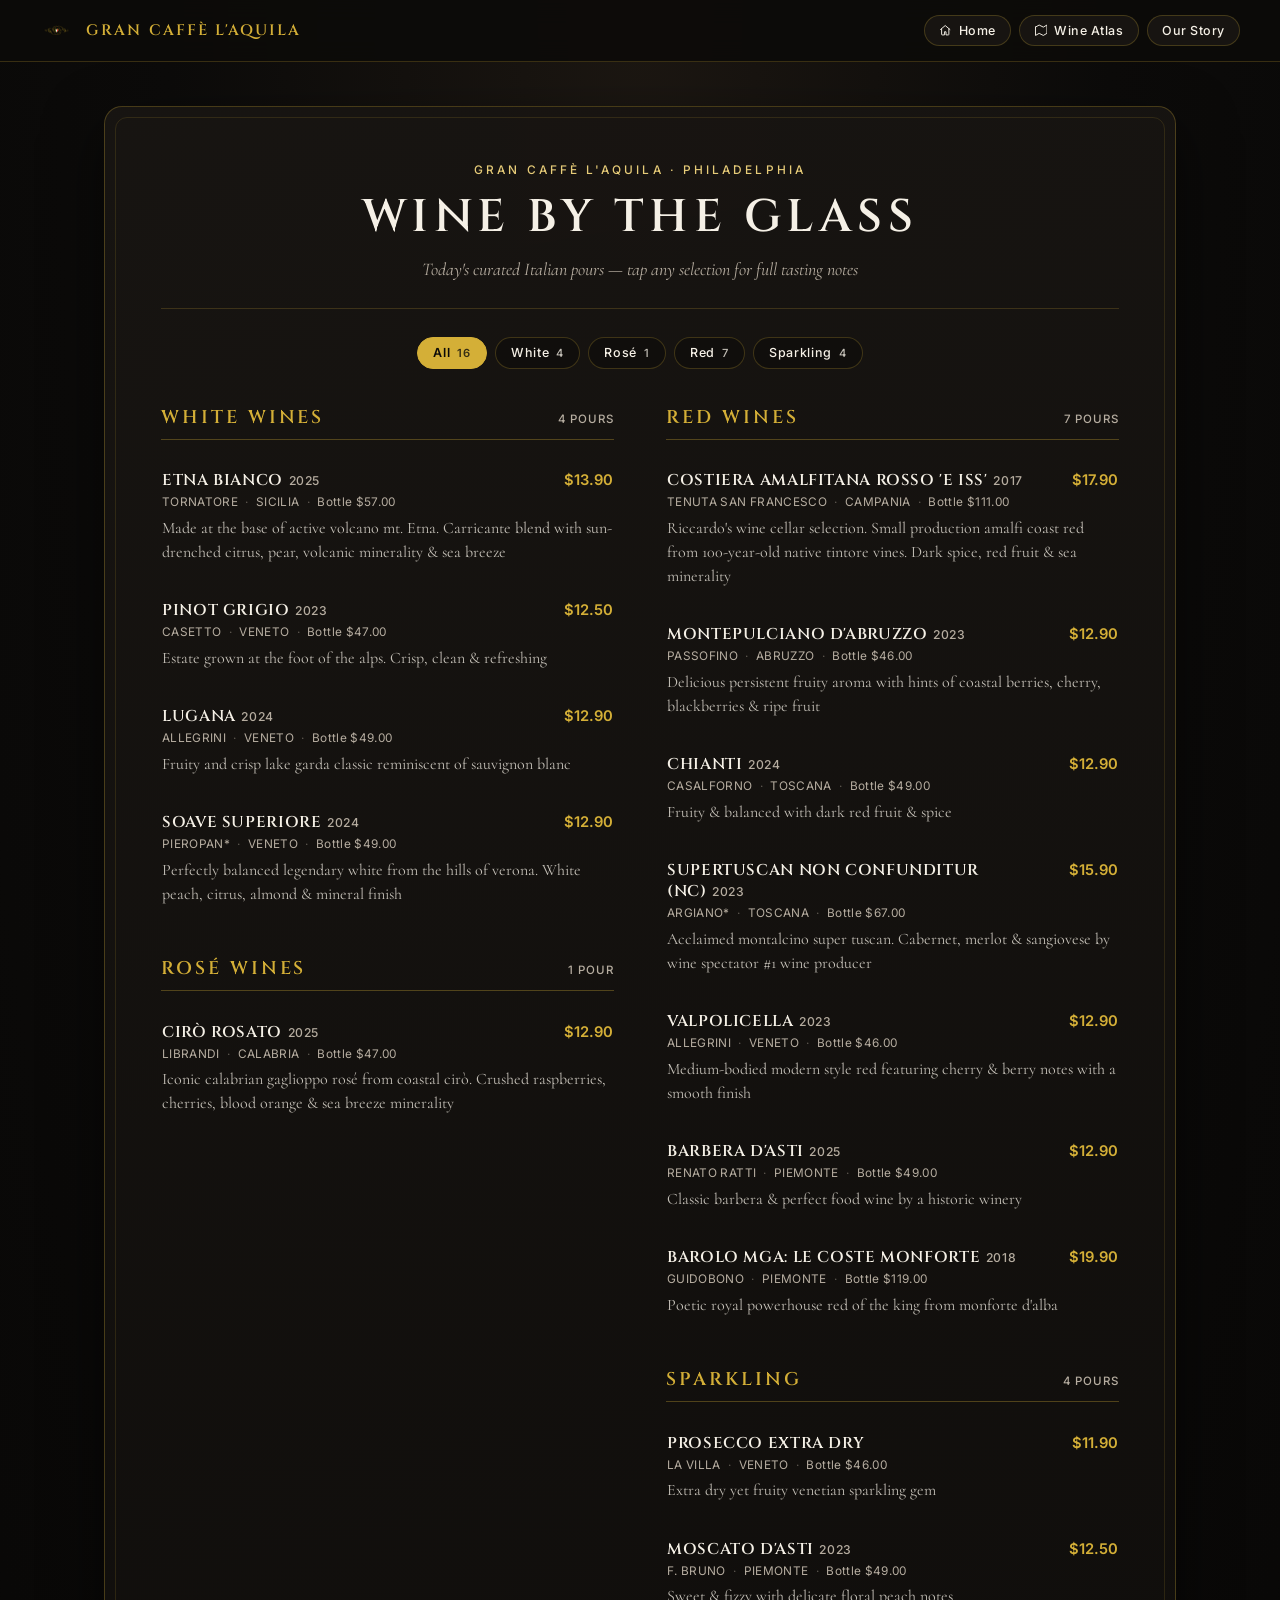
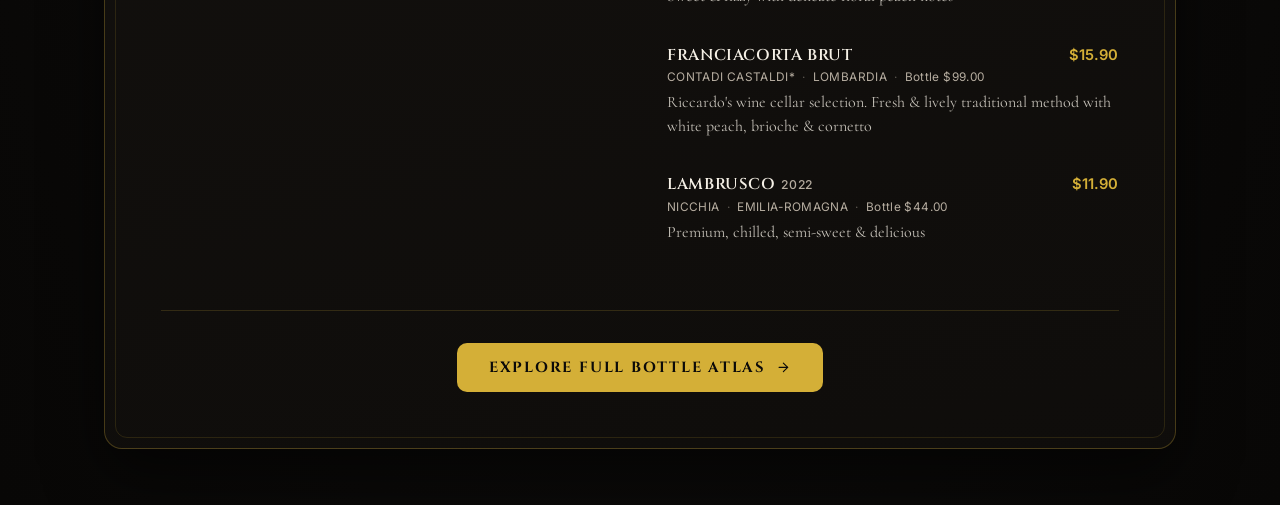
<file: WineByTheGlass.html>
<!DOCTYPE html>
<html lang="en" data-theme="night">
<head>
    <meta charset="UTF-8">
    <meta name="viewport" content="width=device-width, initial-scale=1.0, viewport-fit=cover">
    <title>Wine by the Glass — Gran Caffè L'Aquila</title>
    <meta name="description" content="Explore today's curated Italian wines poured by the glass at Gran Caffè L'Aquila in Philadelphia.">
    <link rel="icon" type="image/png" href="./image/icon-96x96.png">
    <link href="https://fonts.googleapis.com/css2?family=Cinzel:wght@400;600;700&family=Cormorant:ital,wght@0,400;0,500;0,600;1,400&family=Inter:wght@400;500;600&display=swap" rel="stylesheet">
    <link rel="stylesheet" href="./css/luxury-polish.css">
    <style>
        *, *::before, *::after {
            box-sizing: border-box;
            margin: 0;
            padding: 0;
        }

        body {
            background: radial-gradient(ellipse at 50% 0%, #1C1712 0%, #0C0B0A 52%, #080706 100%);
            color: var(--gca-ivory);
            font-family: var(--gca-font-editorial);
            min-height: 100vh;
            display: flex;
            flex-direction: column;
        }

        /* Sticky Top Bar */
        .page-topbar {
            position: sticky;
            top: 0;
            z-index: 100;
            display: flex;
            align-items: center;
            justify-content: space-between;
            gap: 1rem;
            padding: 0.85rem clamp(1rem, 4vw, 2.5rem);
            background: rgba(12, 11, 9, 0.92);
            backdrop-filter: blur(12px);
            -webkit-backdrop-filter: blur(12px);
            border-bottom: 1px solid var(--gca-border);
        }

        .topbar-brand {
            display: flex;
            align-items: center;
            gap: 0.75rem;
            text-decoration: none;
            color: var(--gca-gold);
            font-family: var(--gca-font-display);
            font-size: 0.95rem;
            font-weight: 600;
            letter-spacing: 0.14em;
            text-transform: uppercase;
        }

        .topbar-brand img {
            width: 34px;
            height: 34px;
            object-fit: contain;
        }

        .topbar-nav {
            display: flex;
            align-items: center;
            gap: 0.5rem;
            flex-wrap: wrap;
        }

        /* Framed Menu Sheet */
        .sheet-wrapper {
            width: 100%;
            max-width: 1120px;
            margin: clamp(1.5rem, 3.5vw, 2.75rem) auto 3.5rem;
            padding: 0 clamp(0.9rem, 3vw, 1.5rem);
            flex: 1;
        }

        .menu-sheet {
            position: relative;
            background: linear-gradient(170deg, rgba(24, 21, 18, 0.96) 0%, rgba(15, 13, 11, 0.98) 100%);
            border: 1px solid rgba(212, 175, 55, 0.28);
            border-radius: 18px;
            padding: clamp(1.75rem, 4.5vw, 3.5rem);
            box-shadow: 0 22px 58px rgba(0, 0, 0, 0.58);
        }

        .menu-sheet::before {
            content: "";
            position: absolute;
            inset: 10px;
            border: 1px solid rgba(212, 175, 55, 0.14);
            border-radius: 12px;
            pointer-events: none;
        }

        .sheet-header {
            text-align: center;
            padding-bottom: 1.75rem;
            margin-bottom: 1.75rem;
            border-bottom: 1px solid rgba(212, 175, 55, 0.2);
        }

        .sheet-kicker {
            font-family: var(--gca-font-ui);
            font-size: 0.74rem;
            font-weight: 500;
            letter-spacing: 0.26em;
            text-transform: uppercase;
            color: var(--gca-gold-soft);
            margin-bottom: 0.55rem;
        }

        .sheet-header h1 {
            font-family: var(--gca-font-display);
            font-size: clamp(1.9rem, 3.8vw, 2.85rem);
            font-weight: 600;
            letter-spacing: 0.12em;
            text-transform: uppercase;
            color: var(--gca-ivory);
            margin-bottom: 0.6rem;
        }

        .sheet-sub {
            font-family: var(--gca-font-editorial);
            font-size: 1.12rem;
            color: var(--gca-muted);
            font-style: italic;
        }

        /* Category Filter Pills */
        .filter-bar {
            display: flex;
            flex-wrap: wrap;
            align-items: center;
            justify-content: center;
            gap: 0.5rem;
            margin-bottom: 2.25rem;
        }

        .filter-pill {
            display: inline-flex;
            align-items: center;
            gap: 0.45rem;
            padding: 0.48rem 0.95rem;
            border-radius: 999px;
            border: 1px solid rgba(212, 175, 55, 0.24);
            background: rgba(16, 14, 12, 0.8);
            color: var(--gca-ivory);
            font-family: var(--gca-font-ui);
            font-size: 0.78rem;
            font-weight: 500;
            letter-spacing: 0.05em;
            cursor: pointer;
            transition: background-color 0.2s ease, border-color 0.2s ease, color 0.2s ease;
        }

        .filter-pill:hover {
            border-color: var(--gca-gold);
            color: var(--gca-gold-soft);
        }

        .filter-pill.active {
            background: var(--gca-gold);
            border-color: var(--gca-gold);
            color: var(--gca-bg);
            font-weight: 600;
        }

        .filter-pill-count {
            font-size: 0.7rem;
            opacity: 0.78;
        }

        /* Two-Column Menu Grid */
        .main-grid {
            display: grid;
            grid-template-columns: repeat(2, minmax(0, 1fr));
            gap: 2.5rem 3.25rem;
        }

        .main-grid.single-col {
            grid-template-columns: minmax(0, 720px);
            justify-content: center;
        }

        .section-group {
            margin-bottom: 2.25rem;
        }

        .section-group:last-child {
            margin-bottom: 0;
        }

        .cat-title {
            font-family: var(--gca-font-display);
            font-size: 1.15rem;
            font-weight: 600;
            letter-spacing: 0.16em;
            text-transform: uppercase;
            color: var(--gca-gold);
            padding-bottom: 0.55rem;
            margin-bottom: 1rem;
            border-bottom: 1px solid rgba(212, 175, 55, 0.32);
            display: flex;
            align-items: baseline;
            justify-content: space-between;
        }

        .cat-count {
            font-family: var(--gca-font-ui);
            font-size: 0.72rem;
            letter-spacing: 0.08em;
            color: var(--gca-muted);
            font-weight: 500;
        }

        /* Wine Entry */
        .wine-item {
            display: block;
            text-decoration: none;
            color: inherit;
            padding: 0.85rem 0.9rem;
            margin: 0 -0.9rem 0.45rem;
            border-radius: 10px;
            border: 1px solid transparent;
            transition: background-color 0.2s ease, border-color 0.2s ease, transform 0.2s ease;
        }

        .wine-item:hover {
            background: rgba(212, 175, 55, 0.07);
            border-color: rgba(212, 175, 55, 0.22);
            transform: translateX(3px);
        }

        .d-header {
            display: flex;
            align-items: baseline;
            justify-content: space-between;
            gap: 1rem;
        }

        .d-name {
            font-family: var(--gca-font-display);
            font-size: 0.98rem;
            font-weight: 600;
            letter-spacing: 0.04em;
            color: var(--gca-ivory);
            line-height: 1.35;
        }

        .wine-item:hover .d-name {
            color: var(--gca-gold-soft);
        }

        .d-vintage {
            font-family: var(--gca-font-ui);
            font-size: 0.76rem;
            font-weight: 500;
            color: var(--gca-muted);
            margin-left: 0.35rem;
        }

        .d-price {
            font-family: var(--gca-font-ui);
            font-size: 0.92rem;
            font-weight: 600;
            color: var(--gca-gold);
            white-space: nowrap;
            flex-shrink: 0;
        }

        .d-submeta {
            display: flex;
            flex-wrap: wrap;
            align-items: center;
            gap: 0.45rem;
            margin-top: 0.25rem;
            font-family: var(--gca-font-ui);
            font-size: 0.74rem;
            color: var(--gca-muted);
            letter-spacing: 0.03em;
        }

        .d-dot {
            opacity: 0.45;
        }

        .d-desc {
            font-family: var(--gca-font-editorial);
            font-size: 1rem;
            line-height: 1.5;
            color: rgba(245, 240, 230, 0.78);
            margin-top: 0.4rem;
        }

        .loading {
            text-align: center;
            padding: 2.5rem 1rem;
            color: var(--gca-muted);
            font-style: italic;
            font-size: 1.1rem;
        }

        .sheet-footer-cta {
            text-align: center;
            margin-top: 2.75rem;
            padding-top: 2rem;
            border-top: 1px solid rgba(212, 175, 55, 0.18);
        }

        .wine-list-button {
            display: inline-flex;
            align-items: center;
            gap: 0.65rem;
            padding: 0.95rem 2rem;
            border-radius: 10px;
            background: var(--gca-gold);
            color: var(--gca-bg);
            text-decoration: none;
            font-family: var(--gca-font-display);
            font-size: 0.92rem;
            font-weight: 700;
            letter-spacing: 0.12em;
            text-transform: uppercase;
            transition: background-color 0.22s ease, transform 0.22s ease, box-shadow 0.22s ease;
        }

        .wine-list-button:hover {
            background: var(--gca-gold-soft);
            transform: translateY(-2px);
            box-shadow: 0 10px 26px rgba(212, 175, 55, 0.28);
        }

        @media (max-width: 820px) {
            .main-grid {
                grid-template-columns: 1fr;
                gap: 2rem;
            }
            .topbar-brand span {
                display: none;
            }
        }
    </style>
</head>
<body>
    <header class="page-topbar">
        <a href="./index.html" class="topbar-brand">
            <img src="./image/gcaLogo.png" alt="Gran Caffè L'Aquila" decoding="async">
            <span>Gran Caffè L'Aquila</span>
        </a>
        <nav class="topbar-nav" aria-label="Navigation">
            <a href="./index.html" class="gca-nav-pill">
                <svg class="gca-ico" viewBox="0 0 24 24" aria-hidden="true"><path d="M3 10.5L12 3l9 7.5"></path><path d="M5 9.5V20a1 1 0 0 0 1 1h4.5v-6h3v6H18a1 1 0 0 0 1-1V9.5"></path></svg>
                Home
            </a>
            <a href="./wine-map.html" class="gca-nav-pill">
                <svg class="gca-ico" viewBox="0 0 24 24" aria-hidden="true"><polygon points="1 6 1 22 8 18 16 22 23 18 23 2 16 6 8 2 1 6"></polygon></svg>
                Wine Atlas
            </a>
            <a href="./OurStory.html" class="gca-nav-pill">Our Story</a>
        </nav>
    </header>

    <main class="sheet-wrapper">
        <div class="menu-sheet">
            <div class="sheet-header">
                <p class="sheet-kicker">Gran Caffè L'Aquila &middot; Philadelphia</p>
                <h1>Wine by the Glass</h1>
                <p class="sheet-sub">Today's curated Italian pours &mdash; tap any selection for full tasting notes</p>
            </div>

            <div class="filter-bar" id="glassFilterBar" role="tablist" aria-label="Filter wines by style"></div>

            <div id="winesContainer" class="loading">
                Loading today's wine selection...
            </div>

            <div class="sheet-footer-cta">
                <a href="./wine-map.html" class="wine-list-button">
                    Explore Full Bottle Atlas
                    <svg class="gca-ico" viewBox="0 0 24 24" aria-hidden="true"><line x1="5" y1="12" x2="19" y2="12"></line><polyline points="12 5 19 12 12 19"></polyline></svg>
                </a>
            </div>
        </div>
    </main>

    <script>
        const TYPE_META = [
            { key: 'BIANCO', label: 'White Wines', col: 'left' },
            { key: 'ROSATO', label: 'Rosé Wines', col: 'left' },
            { key: 'ARANCIONE', label: 'Orange Wines', col: 'left' },
            { key: 'ROSSO', label: 'Red Wines', col: 'right' },
            { key: 'BOLLICINE', label: 'Sparkling', col: 'right' },
            { key: 'NON ALCOLICO', label: 'Non-Alcoholic', col: 'right' }
        ];

        let groupedWines = {};
        let activeFilter = 'ALL';

        function escapeHtml(str) {
            return String(str || '')
                .replace(/&/g, '&amp;')
                .replace(/</g, '&lt;')
                .replace(/>/g, '&gt;')
                .replace(/"/g, '&quot;');
        }

        function formatPrice(raw) {
            if (raw == null) return '';
            const cleaned = String(raw).trim().replace(/^\$/, '');
            if (!cleaned) return '';
            const num = Number(cleaned);
            if (Number.isFinite(num)) {
                return '$' + num.toFixed(2);
            }
            return '$' + cleaned;
        }

        function normalizeDescription(text) {
            if (!text) return '';
            const trimmed = String(text).trim();
            if (!trimmed) return '';
            // If mostly uppercase (>70% letters uppercase), convert to clean sentence case
            const letters = trimmed.replace(/[^A-Za-zÀ-ÖØ-öø-ÿ]/g, '');
            const uppers = trimmed.replace(/[^A-ZÀ-ÖØ-Þ]/g, '');
            if (letters.length > 10 && uppers.length / letters.length > 0.7) {
                let lower = trimmed.toLowerCase();
                lower = lower.replace(/(^\s*[a-zà-öø-ÿ]|[.!?]\s+[a-zà-öø-ÿ])/g, m => m.toUpperCase());
                lower = lower.replace(/\b(docg|doc|igt|dop|abv|usa|pa)\b/gi, m => m.toUpperCase());
                return lower;
            }
            return trimmed;
        }

        function classifyWine(wine) {
            const type = (wine.wine_type || '').toUpperCase();
            const subcat = (wine.subcategory || '').toUpperCase();

            if (type.includes('BOLLICINE') || type.includes('SPARKLING') ||
                subcat.includes('BOLLICINE') || subcat.includes('SPARKLING') ||
                subcat.includes('METODO CLASSICO') || subcat.includes('CHARMAT') ||
                subcat.includes('ANCESTRAL') || subcat.includes('MARTINOTTI')) {
                return 'BOLLICINE';
            }
            if (type.includes('NON ALCOLICO') || type.includes('NON-ALCOHOLIC') || type.includes('0.0')) {
                return 'NON ALCOLICO';
            }
            if (type.includes('ROSATO') || type.includes('ROSE') || type.includes('ROSY') ||
                subcat.includes('ROSATO') || subcat === 'ROSE' || subcat === 'ROSY') {
                return 'ROSATO';
            }
            if (type.includes('ARANCIONE') || type.includes('ORANGE') ||
                subcat.includes('ARANCIONE') || subcat === 'ORANGE') {
                return 'ARANCIONE';
            }
            if (type.includes('ROSSO') || type.includes('RED') ||
                type.includes('AMARONE') || type.includes('BAROLO') ||
                type.includes('SUPERTUSCAN') || type.includes('SUPERIORE') ||
                type.includes('RIPASSO') || subcat.includes('ROSSO') || subcat === 'RED') {
                return 'ROSSO';
            }
            if (type.includes('BIANCO') || type.includes('WHITE') ||
                subcat.includes('BIANCO') || subcat === 'WHITE') {
                return 'BIANCO';
            }
            return null;
        }

        function createWineItem(wine) {
            const wineName = escapeHtml(wine.wine_name || 'Unknown Wine');
            const producer = escapeHtml(wine.wine_producer || '');
            const region = escapeHtml(wine.region || '');
            const glassPrice = formatPrice(wine.wine_price_glass);
            const bottlePrice = formatPrice(wine.wine_price_bottle || wine.wine_price);
            const description = escapeHtml(normalizeDescription(wine.wine_description || ''));
            const vintageMatch = wine.wine_vintage ? String(wine.wine_vintage).match(/\b(19|20)\d{2}\b/) : null;
            const vintage = vintageMatch ? vintageMatch[0] : '';

            const metaParts = [];
            if (producer) metaParts.push(producer);
            if (region) metaParts.push(region);
            if (bottlePrice && bottlePrice !== glassPrice) metaParts.push(`Bottle ${bottlePrice}`);

            return `
                <a class="wine-item" href="wine-details.html?id=${encodeURIComponent(wine.wine_number)}">
                    <div class="d-header">
                        <span class="d-name">${wineName}${vintage ? `<span class="d-vintage">${escapeHtml(vintage)}</span>` : ''}</span>
                        <span class="d-price">${escapeHtml(glassPrice || 'MP')}</span>
                    </div>
                    ${metaParts.length ? `<div class="d-submeta">${metaParts.join('<span class="d-dot">&middot;</span>')}</div>` : ''}
                    ${description ? `<div class="d-desc">${description}</div>` : ''}
                </a>
            `;
        }

        function renderFilterBar(totalCount) {
            const bar = document.getElementById('glassFilterBar');
            if (!bar) return;

            const pills = [
                `<button type="button" class="filter-pill ${activeFilter === 'ALL' ? 'active' : ''}" data-filter="ALL">All <span class="filter-pill-count">${totalCount}</span></button>`
            ];

            TYPE_META.forEach(t => {
                const count = (groupedWines[t.key] || []).length;
                if (count > 0) {
                    pills.push(`<button type="button" class="filter-pill ${activeFilter === t.key ? 'active' : ''}" data-filter="${t.key}">${t.label.replace(' Wines', '')} <span class="filter-pill-count">${count}</span></button>`);
                }
            });

            bar.innerHTML = pills.join('');
            bar.querySelectorAll('.filter-pill').forEach(btn => {
                btn.addEventListener('click', () => {
                    activeFilter = btn.dataset.filter;
                    renderFilterBar(totalCount);
                    renderWines();
                });
            });
        }

        function renderSection(meta) {
            const list = groupedWines[meta.key] || [];
            if (list.length === 0) return '';
            return `
                <section class="section-group">
                    <h2 class="cat-title">
                        <span>${meta.label}</span>
                        <span class="cat-count">${list.length} ${list.length === 1 ? 'pour' : 'pours'}</span>
                    </h2>
                    ${list.map(createWineItem).join('')}
                </section>
            `;
        }

        function renderWines() {
            const container = document.getElementById('winesContainer');
            if (!container) return;

            if (activeFilter !== 'ALL') {
                const meta = TYPE_META.find(t => t.key === activeFilter);
                container.className = '';
                container.innerHTML = `<div class="main-grid single-col">${meta ? renderSection(meta) : ''}</div>`;
                return;
            }

            const leftHtml = TYPE_META.filter(t => t.col === 'left').map(renderSection).join('');
            const rightHtml = TYPE_META.filter(t => t.col === 'right').map(renderSection).join('');

            container.className = '';
            container.innerHTML = `
                <div class="main-grid">
                    <div class="col-left">${leftHtml}</div>
                    <div class="col-right">${rightHtml}</div>
                </div>
            `;
        }

        async function loadWinesByTheGlass() {
            try {
                const response = await fetch('./data/wines.json');
                const data = await response.json();

                const winesByGlass = (data.wines || []).filter(wine =>
                    wine.wine_price_glass &&
                    String(wine.wine_price_glass).trim() !== '' &&
                    wine.wine_type &&
                    !String(wine.wine_type).toUpperCase().includes('COCKTAIL') &&
                    wine.wine_producer &&
                    !String(wine.wine_producer).toUpperCase().includes('HOUSE COCKTAIL')
                );

                if (winesByGlass.length === 0) {
                    document.getElementById('winesContainer').innerHTML =
                        '<div class="loading">No wines available by the glass at the moment.</div>';
                    return;
                }

                groupedWines = {};
                TYPE_META.forEach(t => { groupedWines[t.key] = []; });

                let matchedCount = 0;
                winesByGlass.forEach(wine => {
                    const cat = classifyWine(wine);
                    if (cat && groupedWines[cat]) {
                        groupedWines[cat].push(wine);
                        matchedCount++;
                    }
                });

                renderFilterBar(matchedCount);
                renderWines();
            } catch (error) {
                console.error('Error loading wines:', error);
                document.getElementById('winesContainer').innerHTML =
                    '<div class="loading">Unable to load wines right now. Please try again.</div>';
            }
        }

        loadWinesByTheGlass();
    </script>
</body>
</html>
</file>
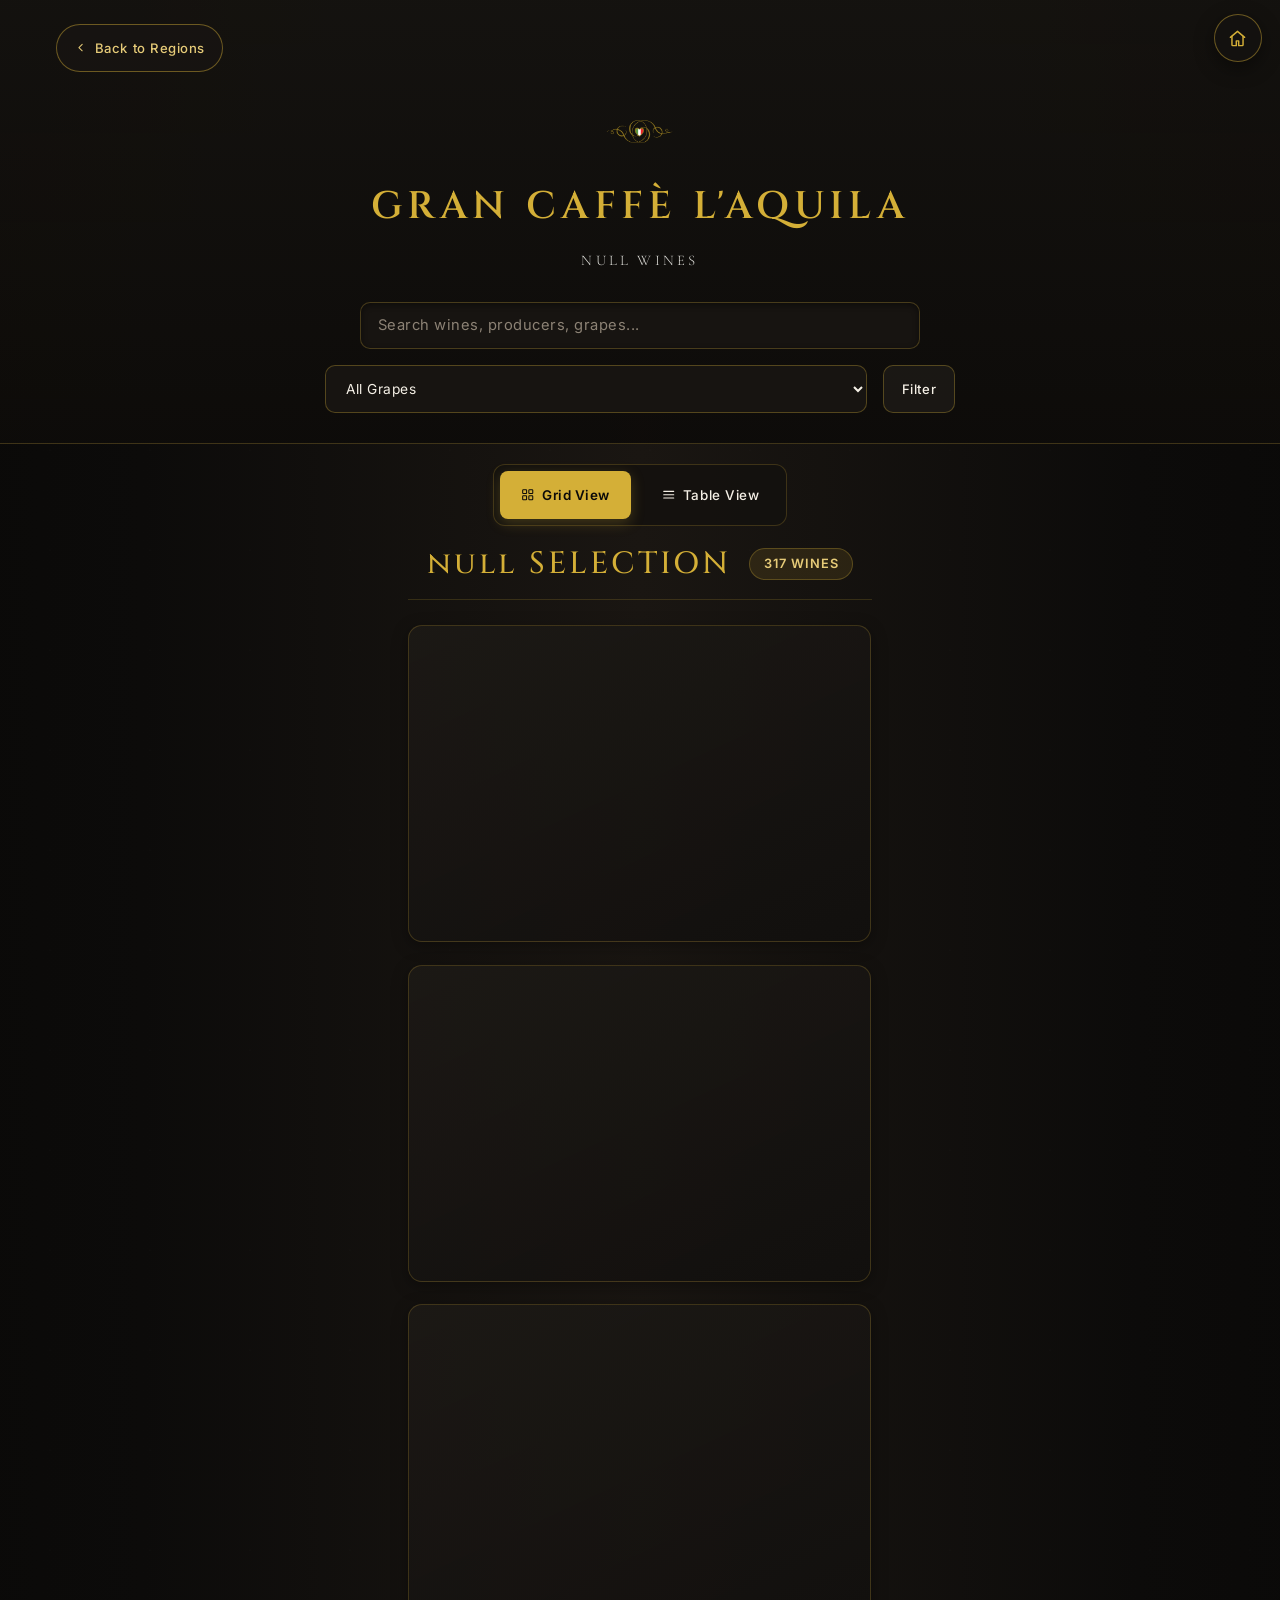
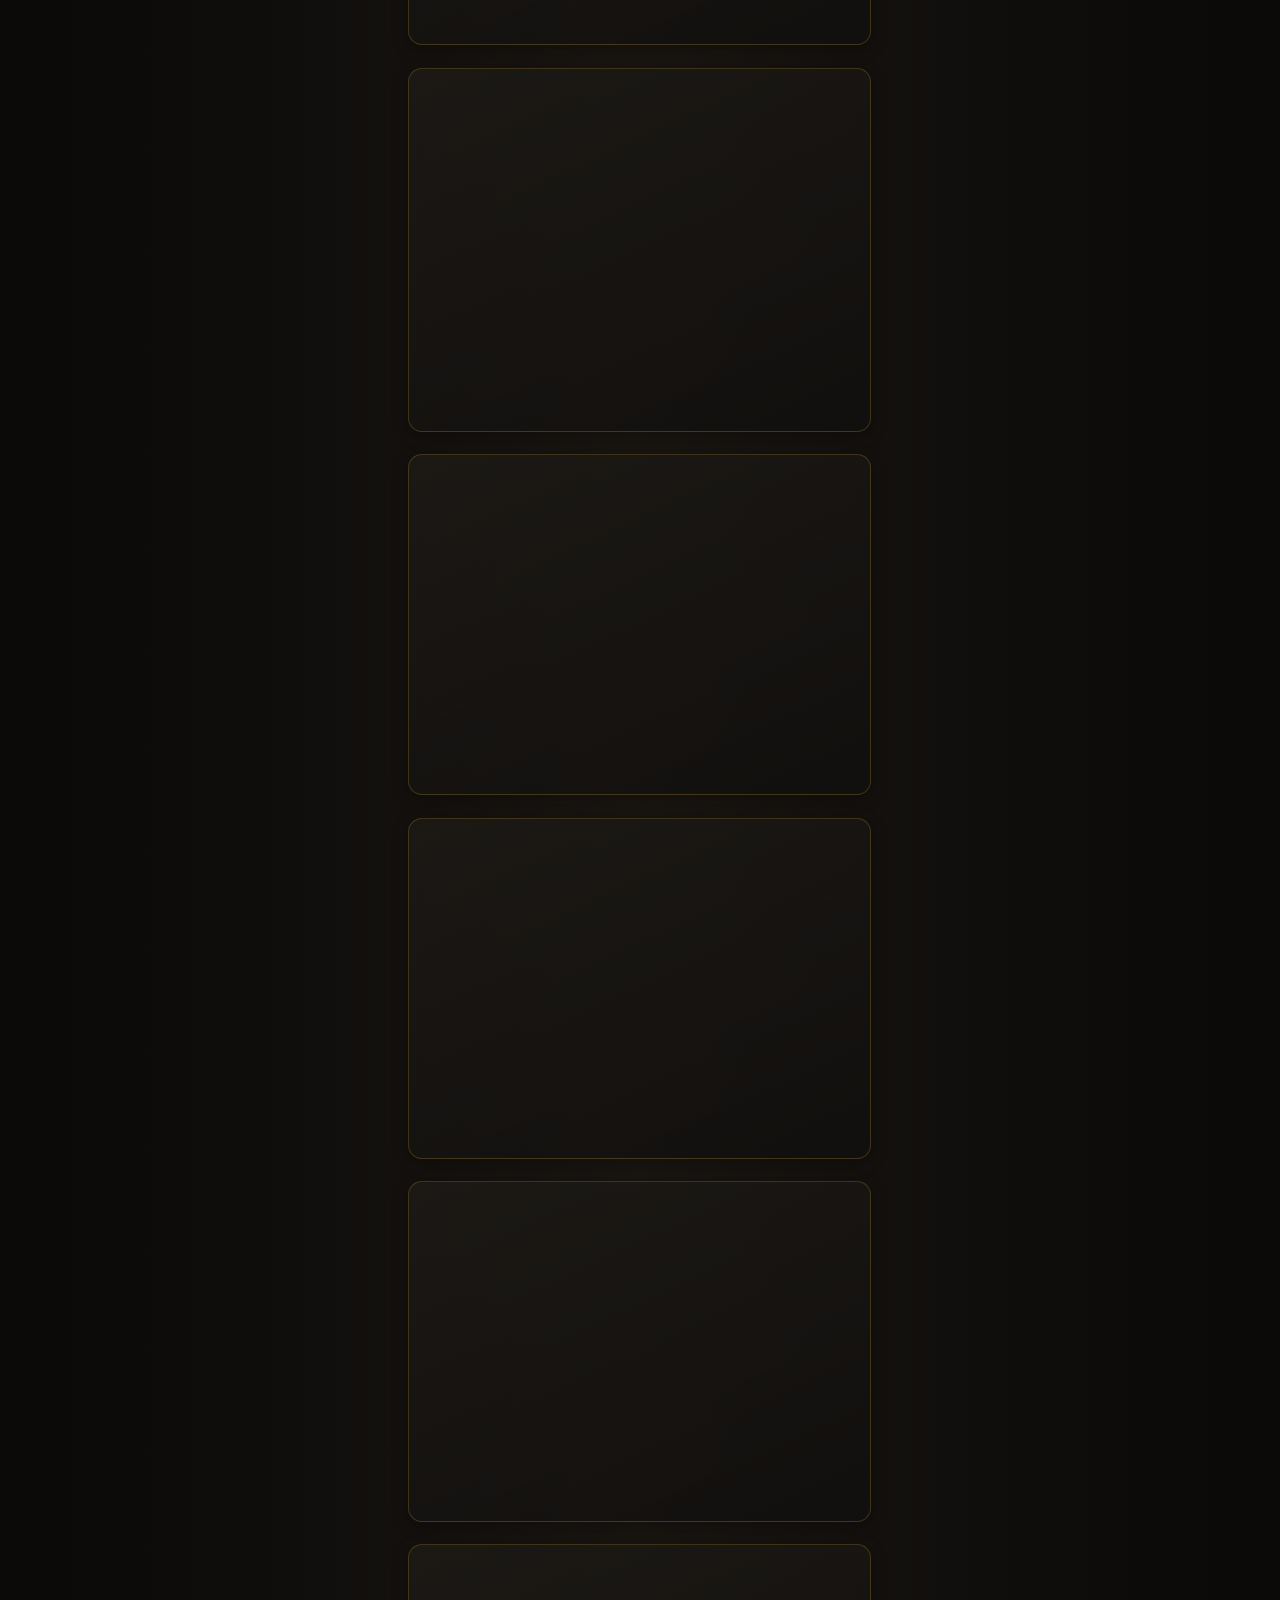
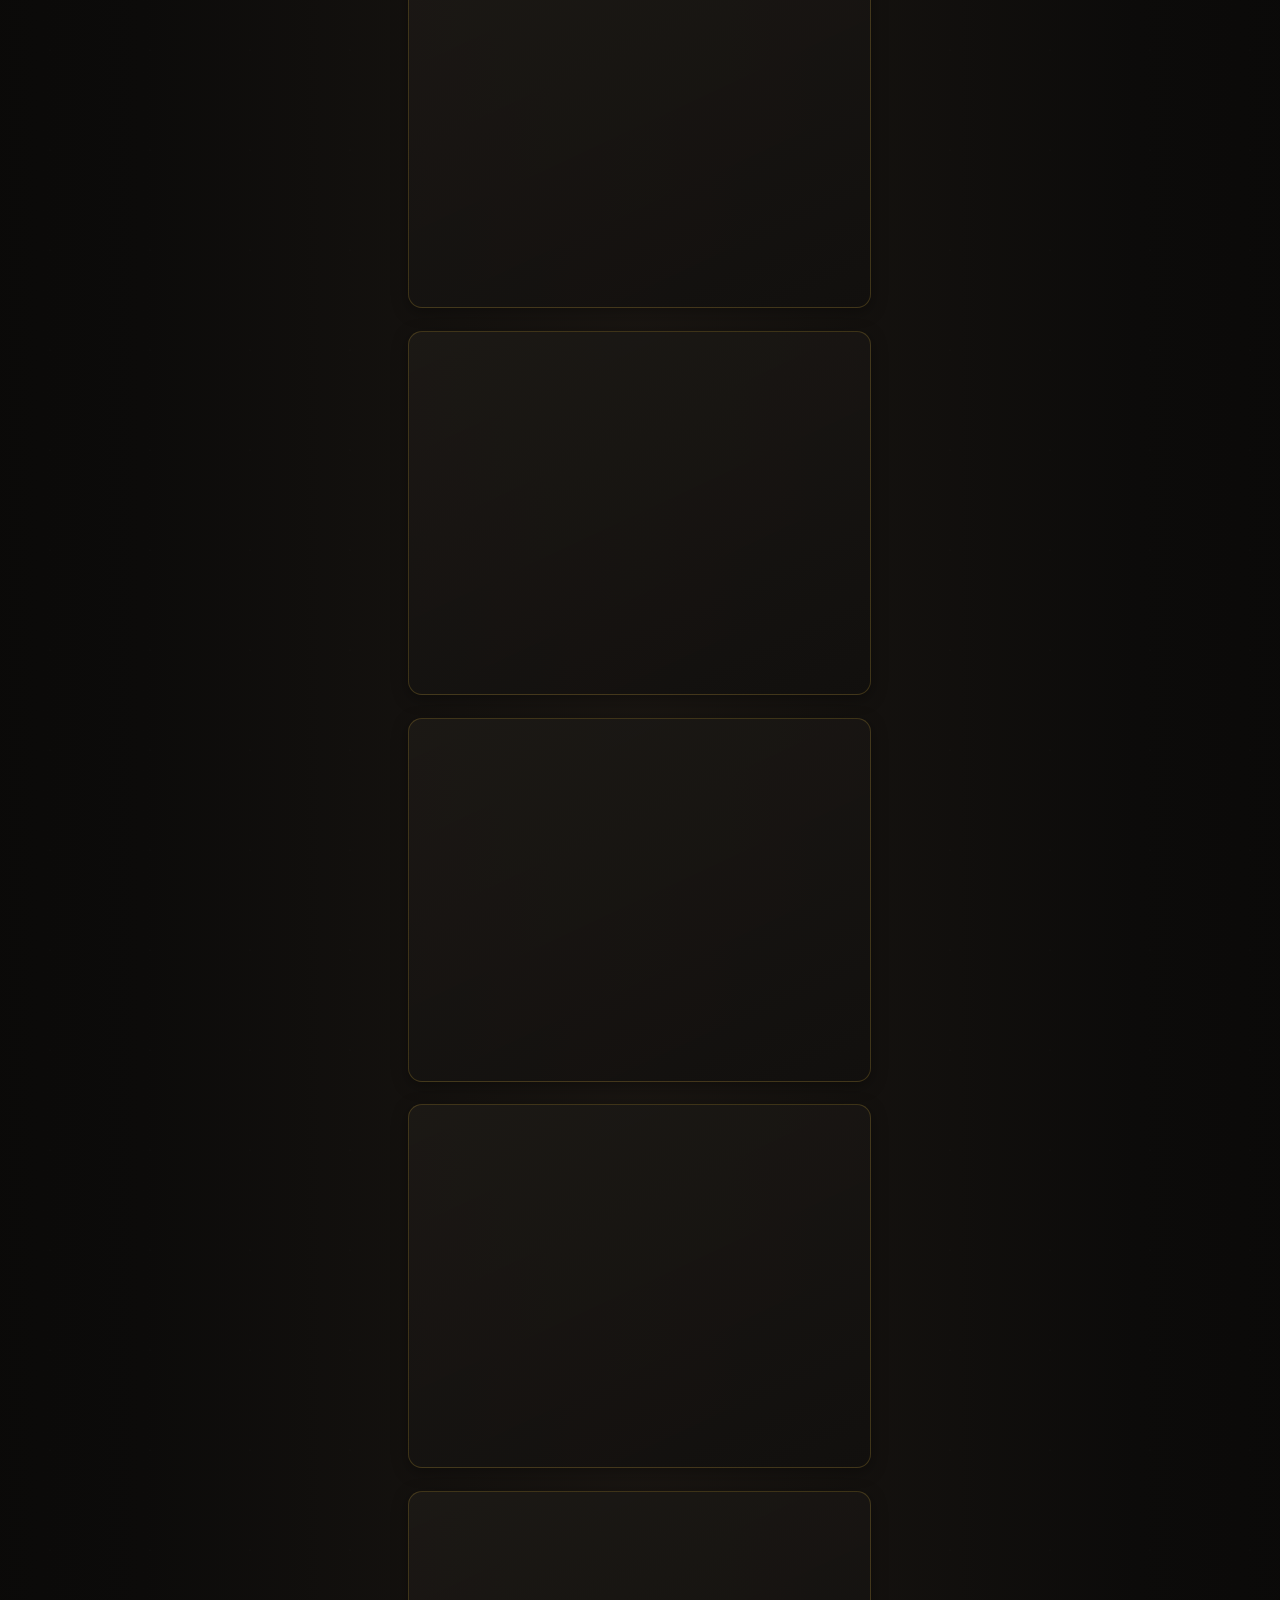
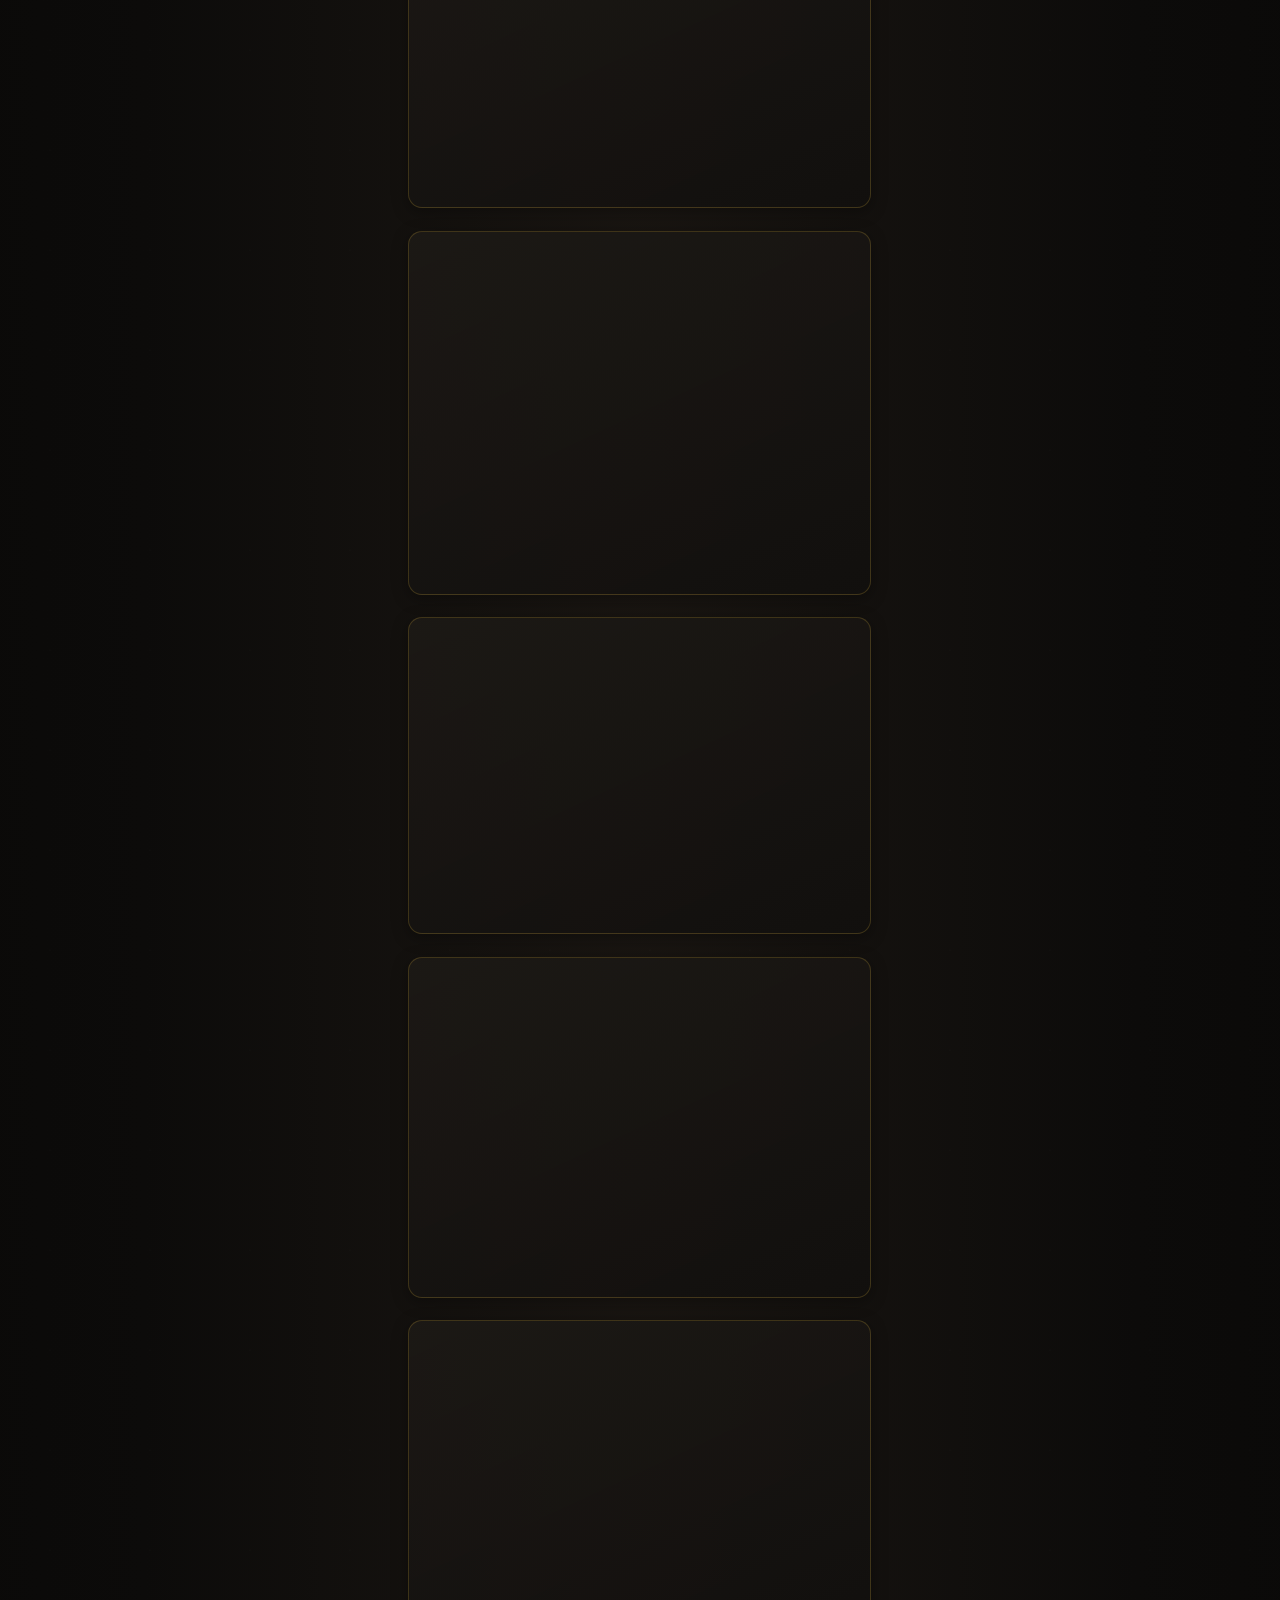
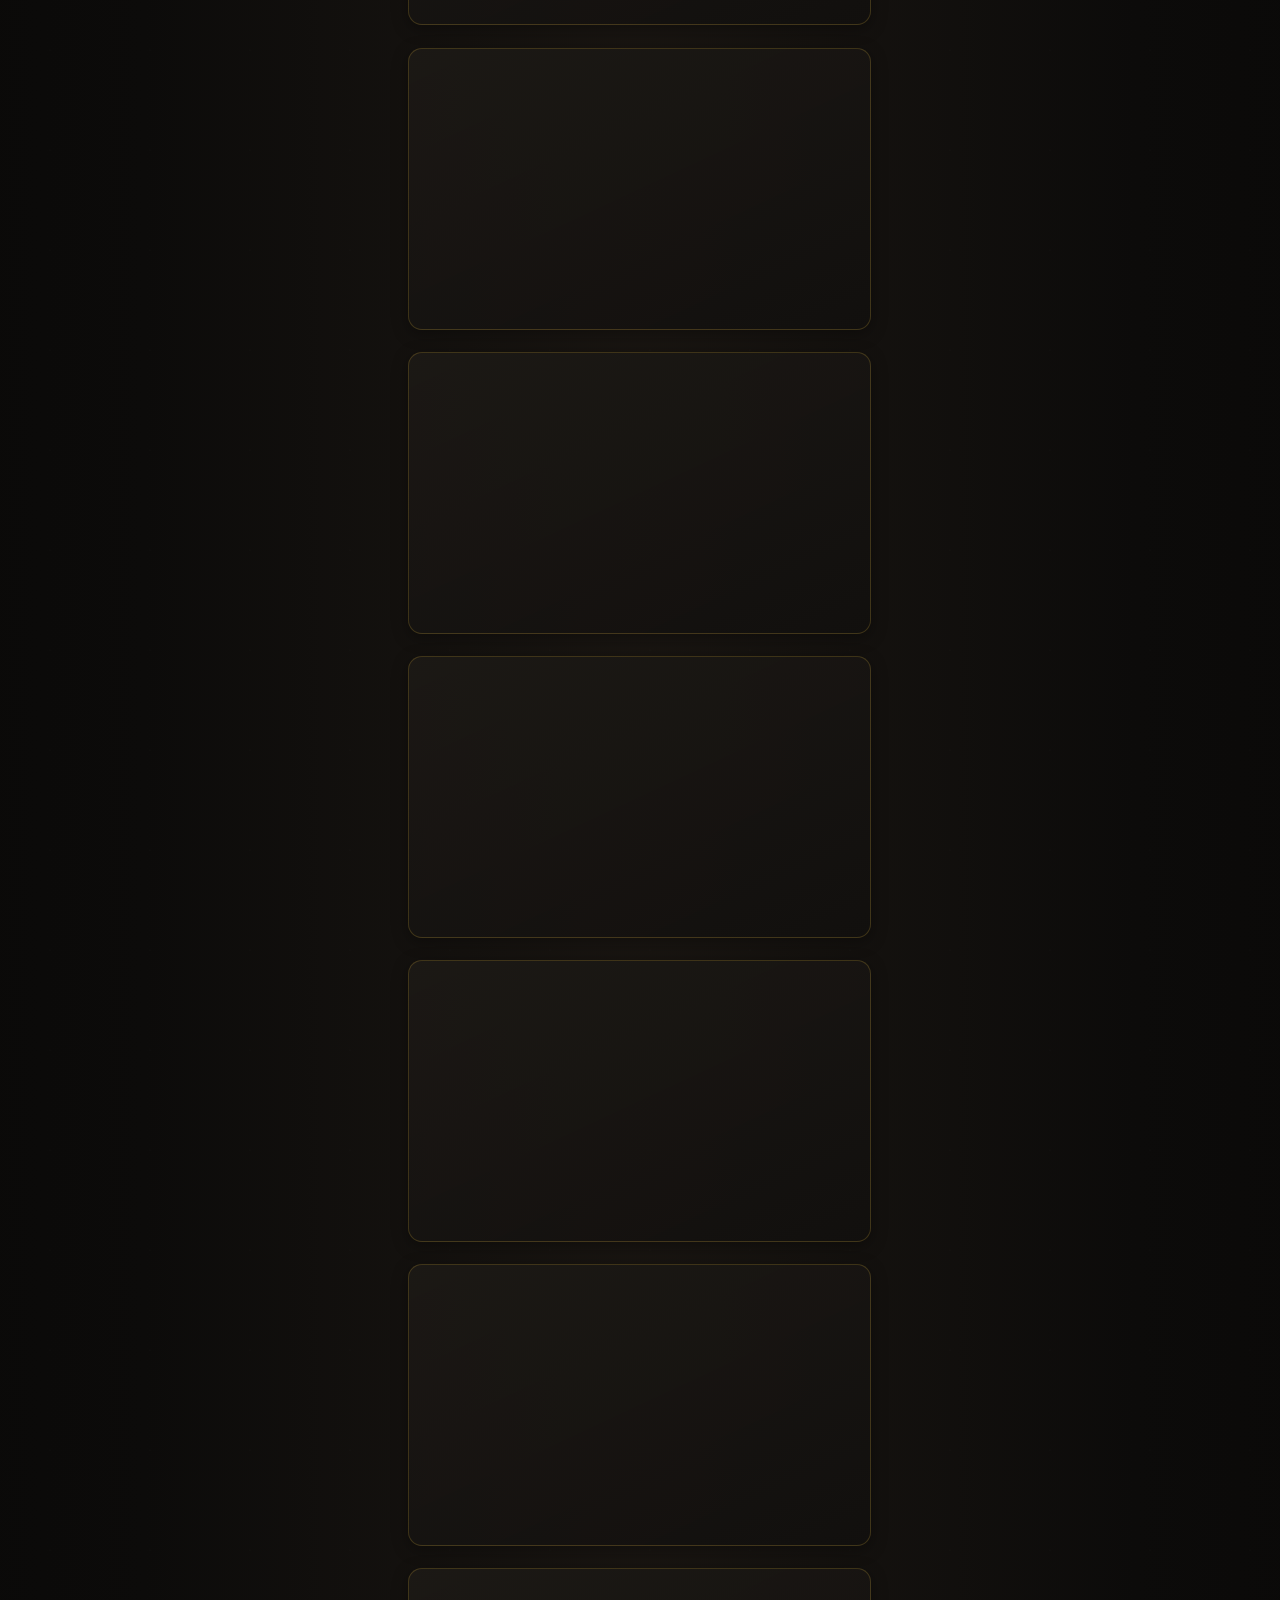
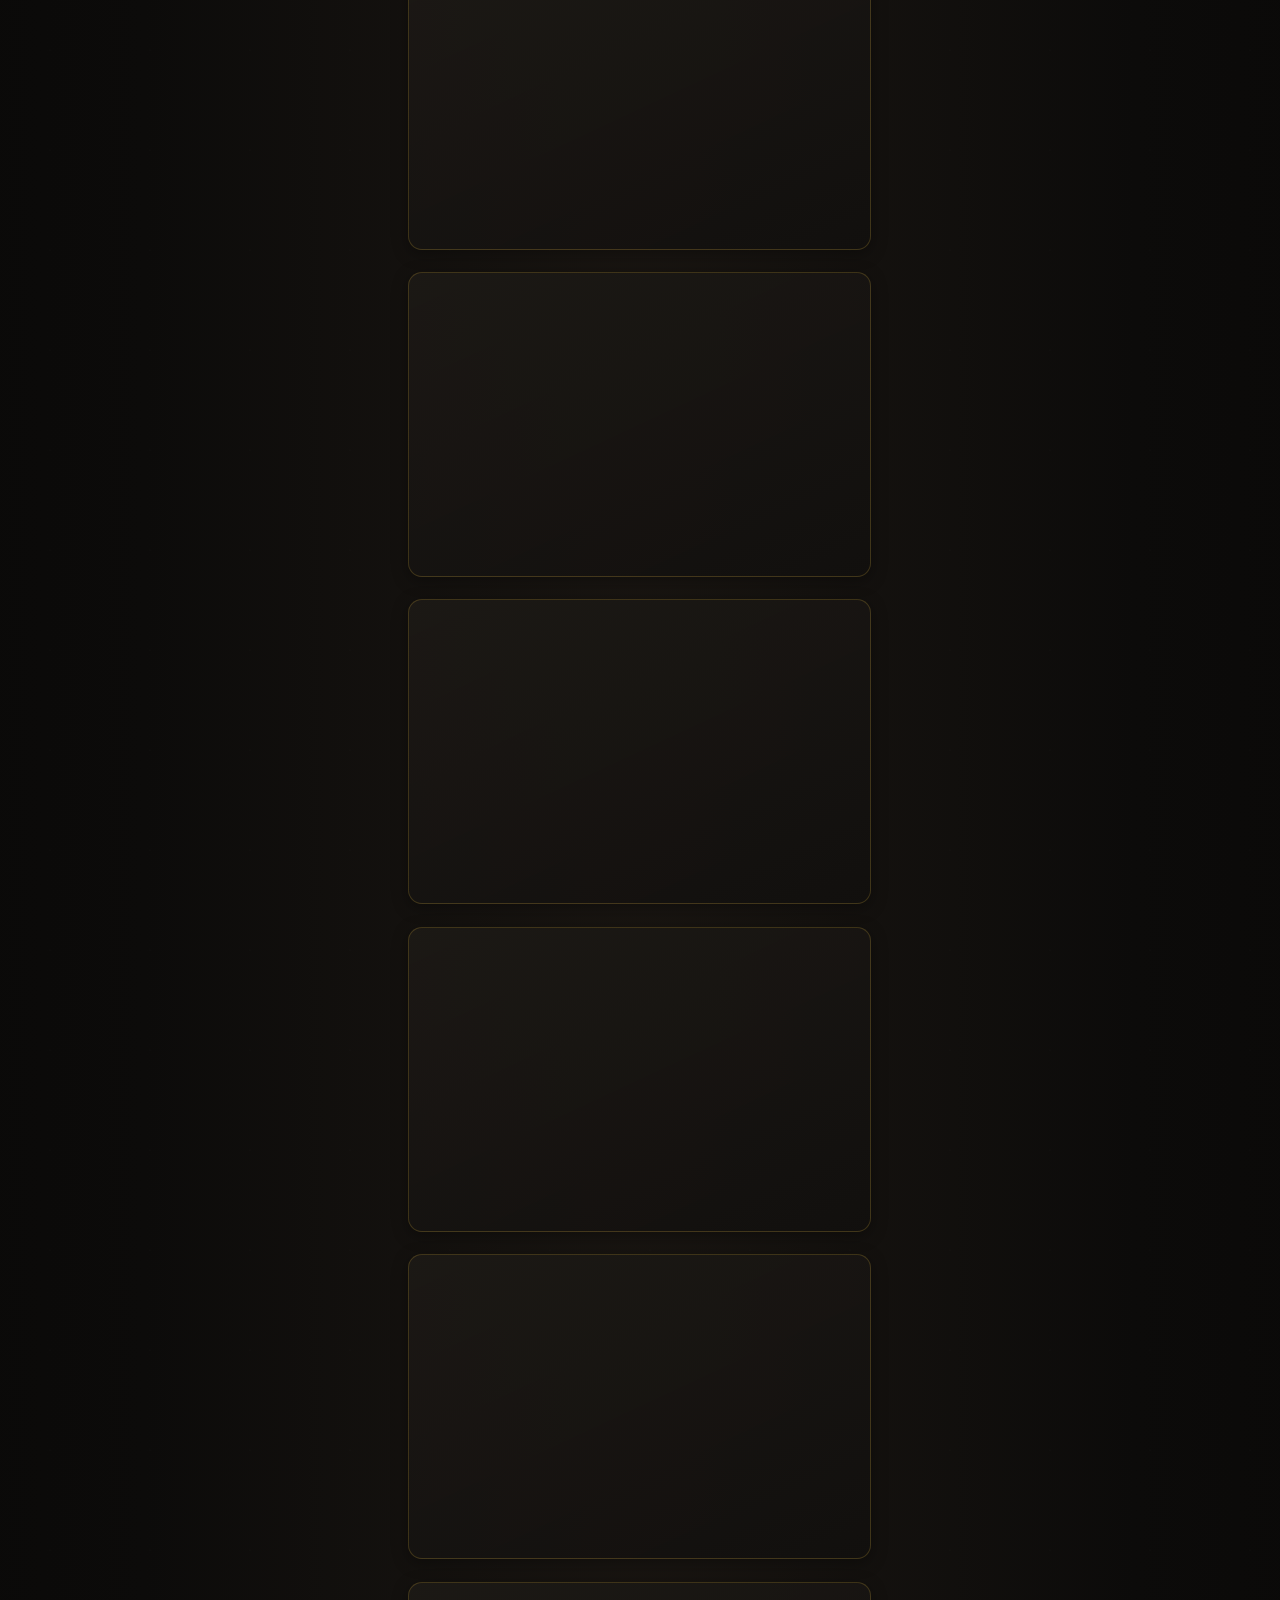
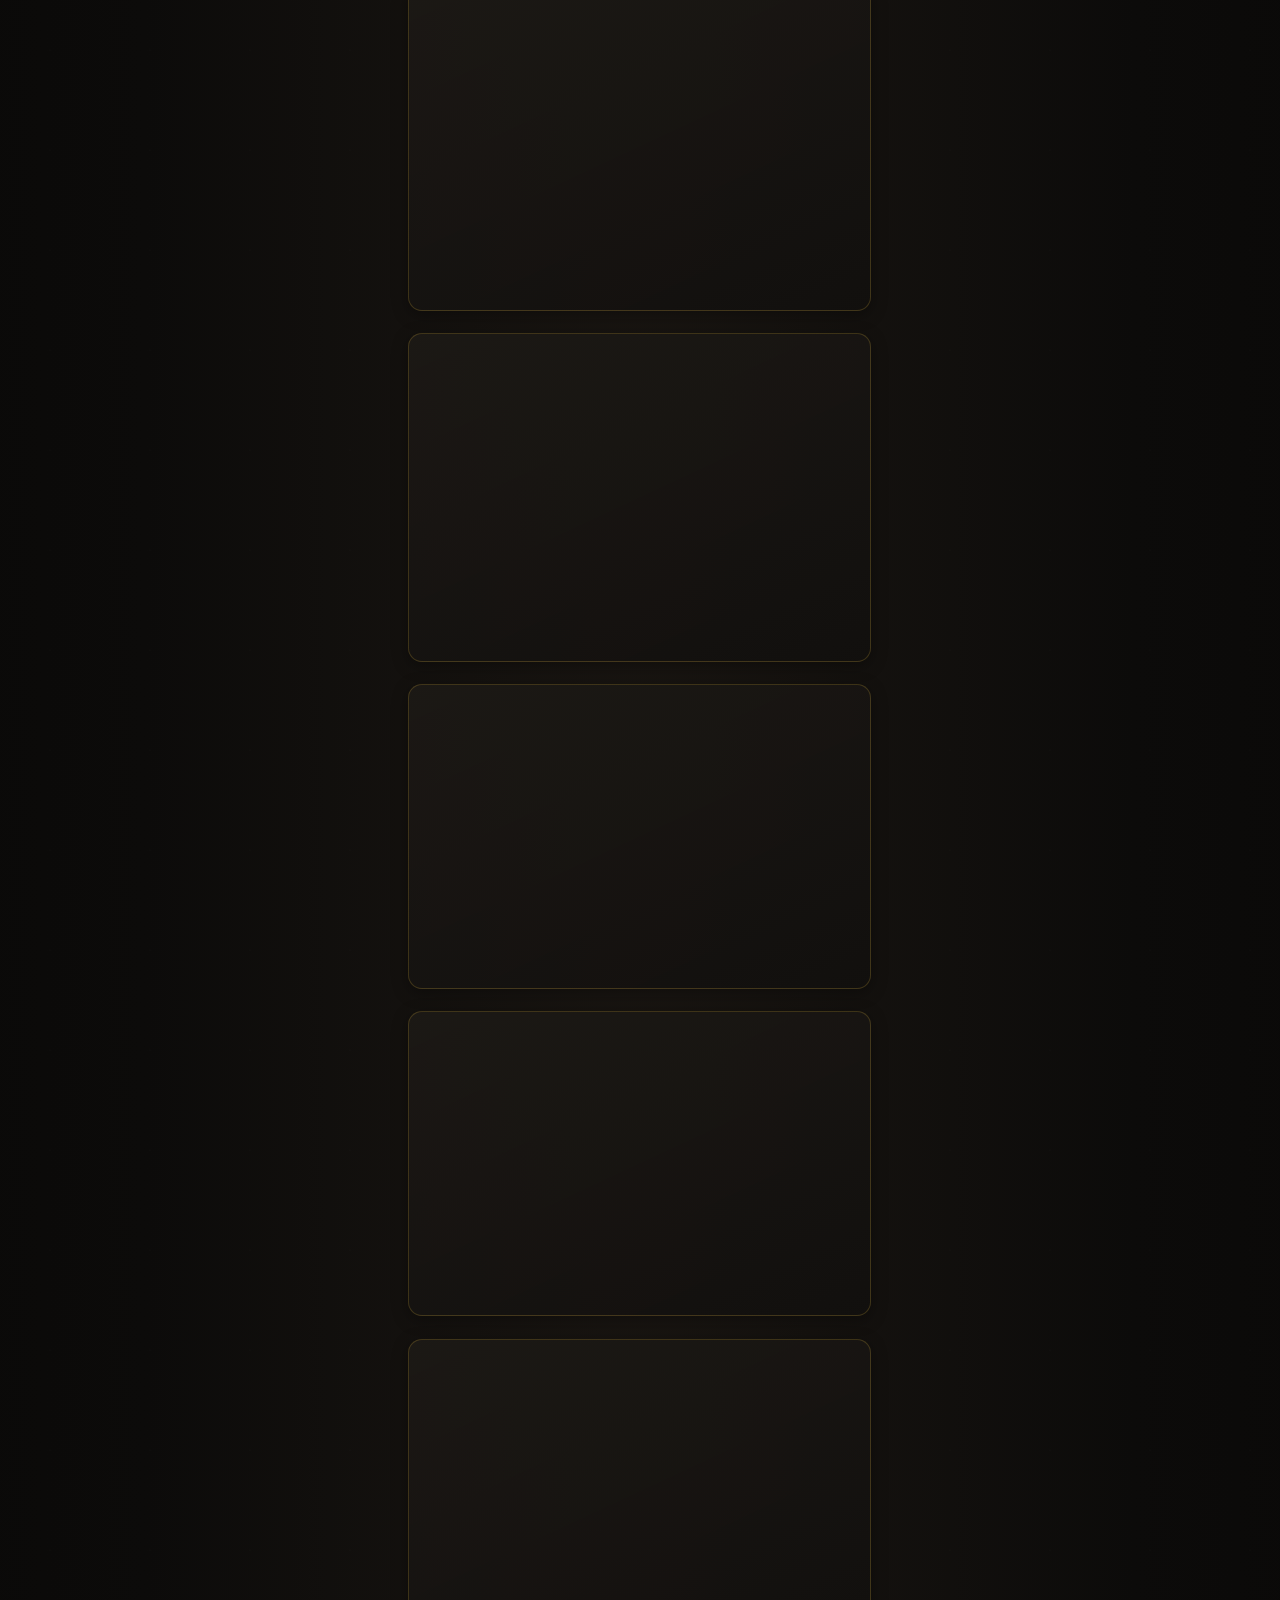
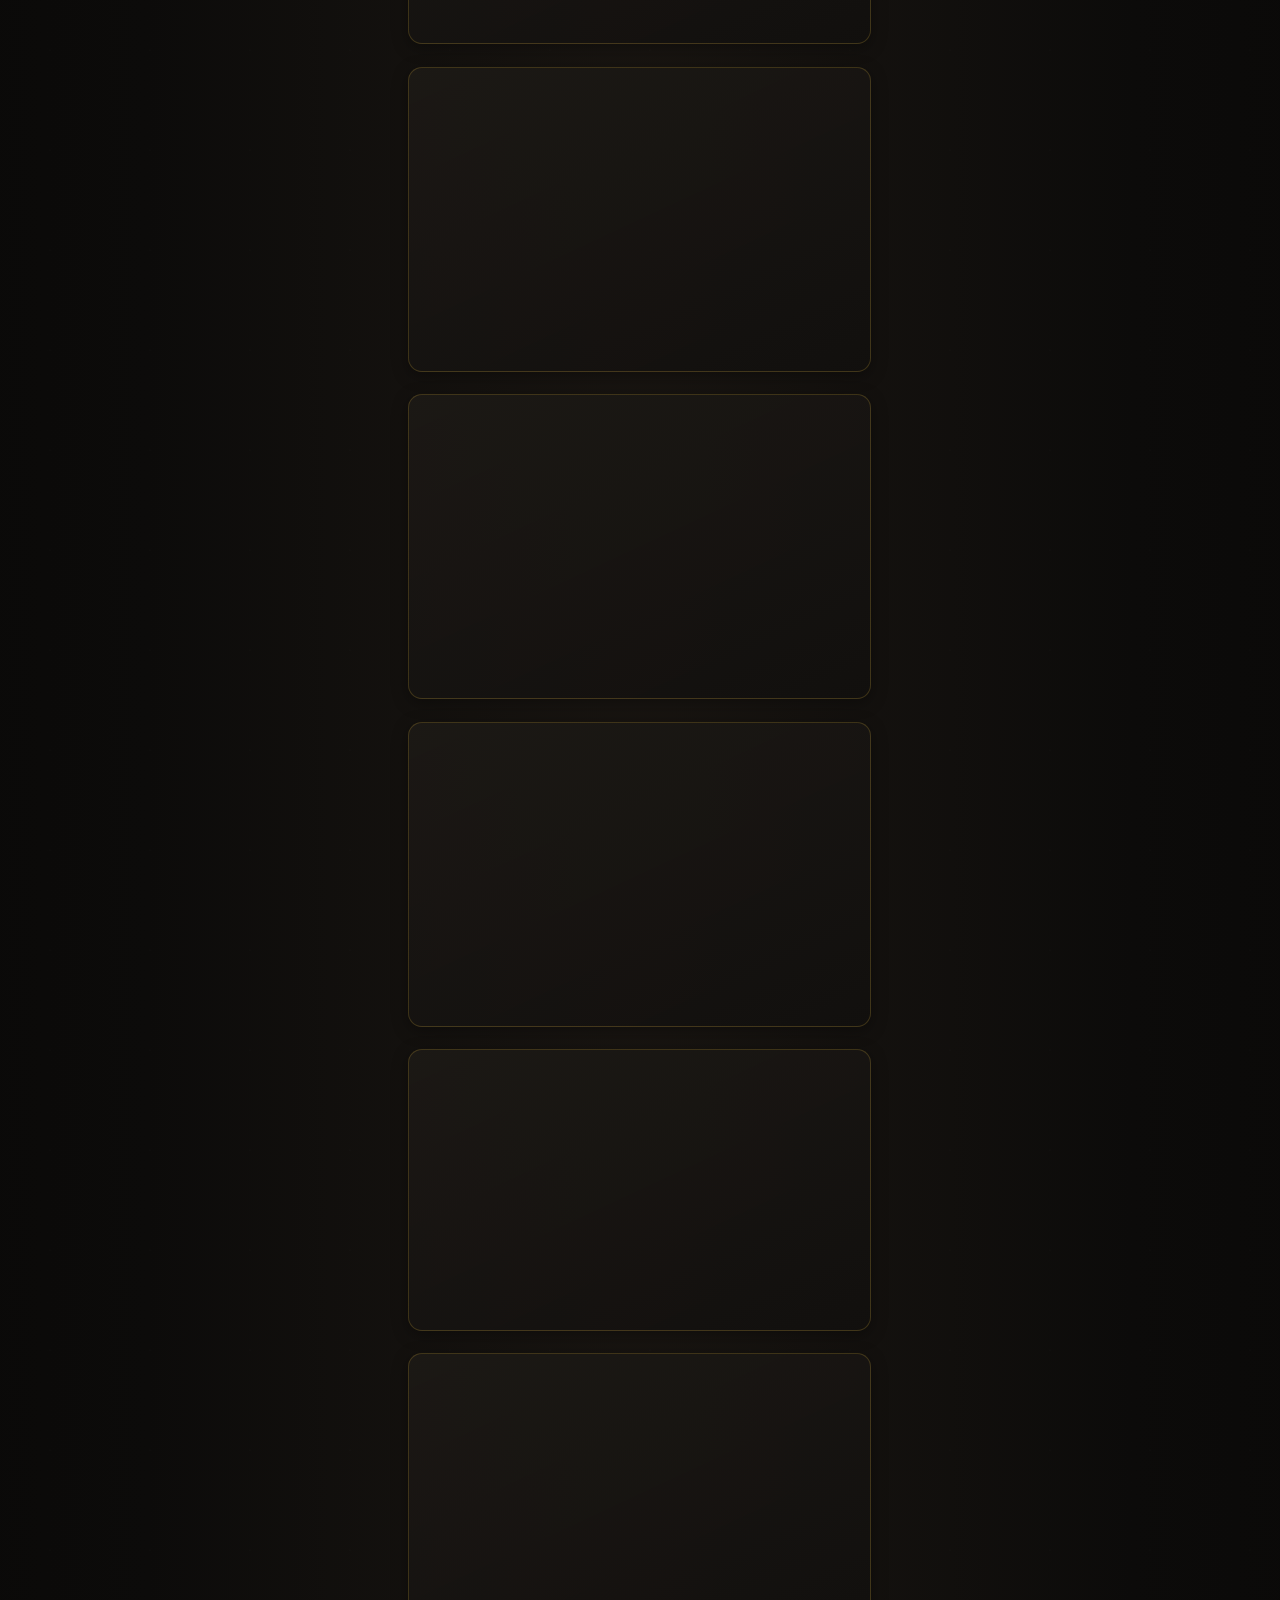
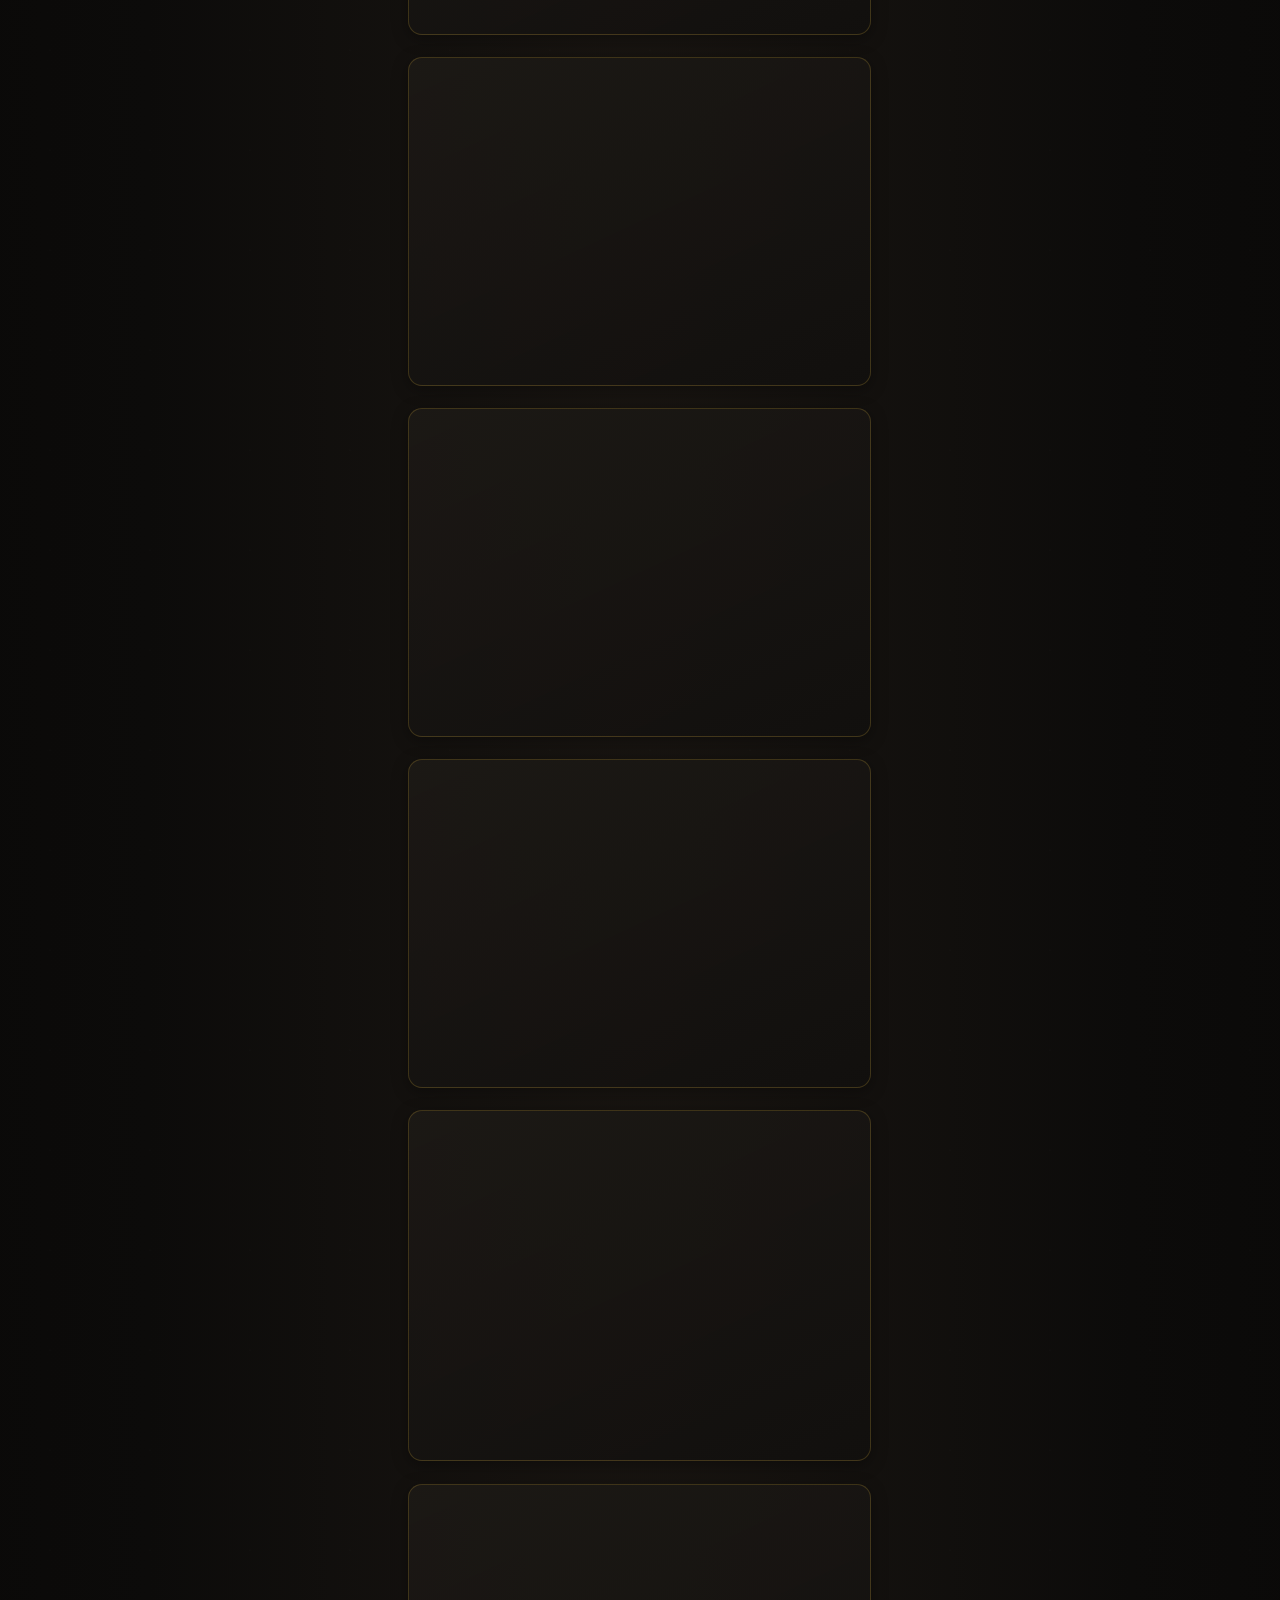
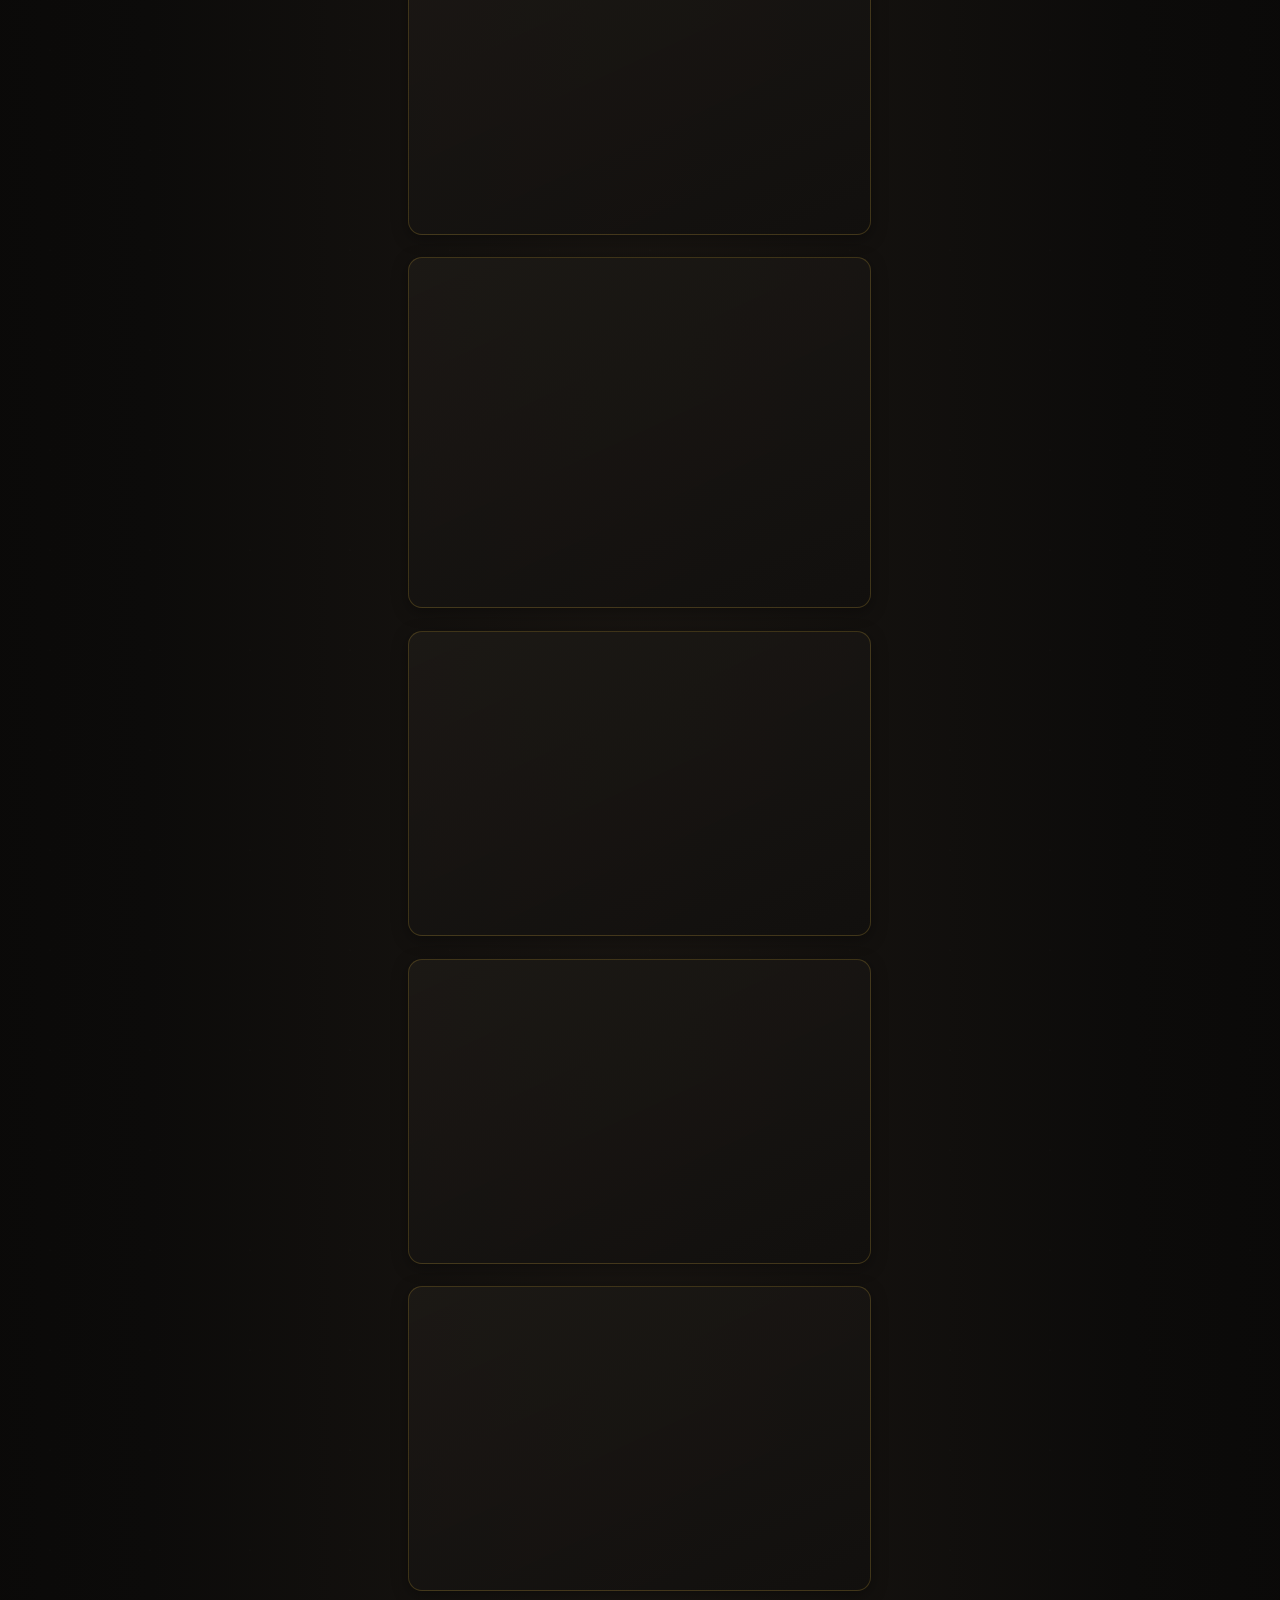
<file: wines.html>
<!DOCTYPE html>
<html lang="en">
<head>
    <meta charset="UTF-8">
    <meta name="viewport" content="width=device-width, initial-scale=1.0, viewport-fit=cover">
    <title>Wine Selection — Gran Caffè L'Aquila</title>
    <meta name="description" content="Browse Gran Caffè L'Aquila's curated Italian wine selection by region, style, and grape varietal.">
    <link rel="icon" type="image/png" href="./image/icon-96x96.png">
    <!-- Bootstrap 5.3 CSS (HTTPS CDN) -->
    <link href="https://cdn.jsdelivr.net/npm/bootstrap@5.3.2/dist/css/bootstrap.min.css" rel="stylesheet" integrity="sha384-T3c6CoIi6uLrA9TneNEoa7RxnatzjcDSCmG1MXxSR1GAsXEV/Dwwykc2MPK8M2HN" crossorigin="anonymous">
    <!-- Font Awesome (HTTPS CDN) -->
    <link rel="stylesheet" href="https://cdnjs.cloudflare.com/ajax/libs/font-awesome/6.4.0/css/all.min.css" integrity="sha512-iecdLmaskl7CVkqkXNQ/ZH/XLlvWZOJyj7Yy7tcenmpD1ypASozpmT/E0iPtmFIB46ZmdtAc9eNBvH0H/ZpiBw==" crossorigin="anonymous" referrerpolicy="no-referrer">
    <!-- Google Fonts (HTTPS) -->
    <link href="https://fonts.googleapis.com/css2?family=Cinzel:wght@400;500;600;700&family=Cormorant:wght@300;400;500&family=Inter:wght@400;500;600&display=swap" rel="stylesheet">
    <!-- Custom CSS -->
    <link rel="stylesheet" href="./css/style.css">
    <link rel="stylesheet" href="./css/luxury-polish.css">
</head>
<body class="hero-enhanced">
    <!-- Fixed Home Button -->
    <a href="./index.html" class="fixed-home-btn" aria-label="Back to Home" title="Back to Home">
        <svg viewBox="0 0 24 24" aria-hidden="true"><path d="M3 10.5L12 3l9 7.5"></path><path d="M5 9.5V20a1 1 0 0 0 1 1h4.5v-6h3v6H18a1 1 0 0 0 1-1V9.5"></path></svg>
    </a>

    <div class="luxury-container">
        <header class="luxury-header">
            <div class="header-content">
                <a href="./regions.html?type=ROSSO" class="back-button">
                    <svg class="gca-ico" viewBox="0 0 24 24" aria-hidden="true"><polyline points="15 18 9 12 15 6"></polyline></svg>
                    Back to Regions
                </a>
                <div class="logo-container">
                    <div class="luxury-logo small has-image">
                        <picture>
                            <source srcset="./image/gcaLogo.webp" type="image/webp">
                            <img src="./image/gcaLogo.png" alt="Gran Caffè L'Aquila Logo" class="logo-image" decoding="async">
                        </picture>
                    </div>
                    <h1 class="luxury-title small">GRAN CAFFÈ L'AQUILA</h1>
                    <p class="luxury-subtitle small">Fine Wine Collection</p>
                </div>
                <div class="luxury-search-container">
                    <div class="luxury-search-bar">
                        <input type="text" id="winesSearchInput" name="search" class="luxury-search-input" placeholder="Search wines, producers, grapes...">
                    </div>
                    <div class="luxury-search-actions">
                        <select id="varietalSelect" class="luxury-select" aria-label="Filter by grape varietal">
                            <option value="">All Grapes</option>
                        </select>
                        <button class="luxury-filter-btn" type="button">Filter</button>
                    </div>
                </div>
            </div>
        </header>

        <div class="view-toggle" role="group" aria-label="View mode">
            <button class="view-btn active" id="gridViewBtn" type="button">
                <svg class="gca-ico" viewBox="0 0 24 24" aria-hidden="true"><rect x="3" y="3" width="7" height="7" rx="1"></rect><rect x="14" y="3" width="7" height="7" rx="1"></rect><rect x="3" y="14" width="7" height="7" rx="1"></rect><rect x="14" y="14" width="7" height="7" rx="1"></rect></svg>
                Grid View
            </button>
            <button class="view-btn" id="tableViewBtn" type="button">
                <svg class="gca-ico" viewBox="0 0 24 24" aria-hidden="true"><line x1="3" y1="6" x2="21" y2="6"></line><line x1="3" y1="12" x2="21" y2="12"></line><line x1="3" y1="18" x2="21" y2="18"></line></svg>
                Table View
            </button>
        </div>

        <main class="wines-container">
            <div class="wines-header">
                <h2 class="wines-title">WINE SELECTION</h2>
                <p class="wines-count">Loading...</p>
            </div>
            
            <!-- Grid View -->
            <div class="wines-grid" id="winesGrid">
                <div class="loading">Loading wines...</div>
            </div>

            <!-- Table View -->
            <div class="wine-table-container" id="wineTable">
                <table class="wine-table">
                    <thead>
                        <tr>
                            <th>Wine Name</th>
                            <th>Producer</th>
                            <th>Region</th>
                            <th>Grape</th>
                            <th>Year</th>
                            <th>Price</th>
                            <th>Action</th>
                        </tr>
                    </thead>
                    <tbody>
                        <tr>
                            <td colspan="7" class="loading">Loading wines...</td>
                        </tr>
                    </tbody>
                </table>
            </div>
        </main>

        <footer class="luxury-footer">
            <div class="footer-content">
                <div class="footer-logo">GRAN CAFFÈ L'AQUILA</div>
                <div class="footer-info">
                    <p>1716 Chestnut St, Philadelphia, PA 19103</p>
                    <p>+1 (215) 568-5600</p>
                    <p>info@grancaffelaquila.com</p>
                </div>
                <div class="copyright">
                    <p>&copy; 2025 Gran Caffè L'Aquila. All rights reserved.</p>
                </div>
            </div>
        </footer>
    </div>

    <!-- Bootstrap 5.3 JS Bundle (HTTPS CDN) -->
    <script src="https://cdn.jsdelivr.net/npm/bootstrap@5.3.2/dist/js/bootstrap.bundle.min.js" integrity="sha384-C6RzsynM9kWDrMNeT87bh95OGNyZPhcTNXj1NW7RuBCsyN/o0jlpcV8Qyq46cDfL" crossorigin="anonymous"></script>
    <!-- Custom JS -->
    <script src="./js/main.js"></script>
</body>
</html>
</file>
<file: css/luxury-polish.css>
/**
 * Gran Caffè L'Aquila — Luxury Editorial Design Polish & Offline Map Styles
 * Cohesive warm obsidian, antique gold, and parchment ivory hospitality theme.
 */

:root {
    --gca-bg: #0B0A09;
    --gca-surface: #141210;
    --gca-surface-elevated: #1C1916;
    --gca-surface-hover: #24201C;
    --gca-gold: #D4AF37;
    --gca-gold-soft: #E6CB78;
    --gca-gold-deep: #A88424;
    --gca-burgundy: #7A2331;
    --gca-ivory: #F5F0E6;
    --gca-muted: #B6ADA0;
    --gca-subtle: #8C8275;
    --gca-border: rgba(212, 175, 55, 0.22);
    --gca-border-strong: rgba(212, 175, 55, 0.45);
    --gca-shadow-sm: 0 4px 16px rgba(0, 0, 0, 0.35);
    --gca-shadow-md: 0 12px 34px rgba(0, 0, 0, 0.48);
    --gca-shadow-lg: 0 22px 54px rgba(0, 0, 0, 0.62);
    --gca-font-display: 'Cinzel', 'Palatino Linotype', 'Book Antiqua', Georgia, serif;
    --gca-font-editorial: 'Cormorant', Garamond, Georgia, serif;
    --gca-font-ui: 'Inter', -apple-system, BlinkMacSystemFont, 'Segoe UI', Roboto, sans-serif;
}

/* Hide legacy pre-alpha badge globally */
.pre-alfa-badge {
    display: none !important;
}

/* Base smoothing & selection */
body {
    background-color: var(--gca-bg);
    color: var(--gca-ivory);
    -webkit-font-smoothing: antialiased;
    -moz-osx-font-smoothing: grayscale;
}

::selection {
    background: rgba(212, 175, 55, 0.28);
    color: var(--gca-ivory);
}

/* Focus accessibility */
a:focus-visible,
button:focus-visible,
input:focus-visible,
select:focus-visible,
textarea:focus-visible {
    outline: 2px solid var(--gca-gold);
    outline-offset: 2px;
}

/* ==========================================================================
   Refined Floating Home Button (Inline SVG safe, high-craft glassmorphic)
   ========================================================================== */
.fixed-home-btn {
    position: fixed !important;
    top: 0.9rem !important;
    right: 1.15rem !important;
    z-index: 1050 !important;
    width: 44px !important;
    height: 44px !important;
    border-radius: 50% !important;
    background: rgba(20, 18, 16, 0.88) !important;
    backdrop-filter: blur(12px) !important;
    -webkit-backdrop-filter: blur(12px) !important;
    border: 1px solid var(--gca-border-strong) !important;
    box-shadow: 0 6px 20px rgba(0, 0, 0, 0.45) !important;
    color: var(--gca-gold) !important;
    display: inline-flex !important;
    align-items: center !important;
    justify-content: center !important;
    text-decoration: none !important;
    transition: transform 0.22s ease, background-color 0.22s ease, border-color 0.22s ease, color 0.22s ease !important;
}

.fixed-home-btn svg {
    width: 19px;
    height: 19px;
    stroke: currentColor;
    fill: none;
    stroke-width: 1.85;
    stroke-linecap: round;
    stroke-linejoin: round;
}

.fixed-home-btn i {
    color: currentColor !important;
    font-size: 1rem !important;
}

.fixed-home-btn:hover {
    background: var(--gca-gold) !important;
    color: var(--gca-bg) !important;
    border-color: var(--gca-gold-soft) !important;
    transform: translateY(-2px) !important;
}

/* Inline SVG helper for crisp icons regardless of Font Awesome CDN */
.gca-ico {
    display: inline-block;
    width: 1em;
    height: 1em;
    vertical-align: -0.125em;
    stroke: currentColor;
    fill: none;
    stroke-width: 1.85;
    stroke-linecap: round;
    stroke-linejoin: round;
    flex-shrink: 0;
}

/* ==========================================================================
   Wine Map Top Navigation & Quick Links
   ========================================================================== */
.home-page .top-nav {
    background: linear-gradient(180deg, rgba(16, 14, 12, 0.98) 0%, rgba(12, 11, 9, 0.95) 100%) !important;
    border-bottom: 1px solid var(--gca-border) !important;
    padding: 0.65rem 1.4rem !important;
    min-height: 68px !important;
    display: flex !important;
    align-items: center !important;
    gap: 1rem !important;
    box-shadow: 0 4px 24px rgba(0, 0, 0, 0.45) !important;
}

.home-page .top-nav .logo {
    width: 46px !important;
    height: 46px !important;
    min-width: 46px !important;
    border-radius: 50% !important;
    border: 1px solid var(--gca-border) !important;
    background: rgba(212, 175, 55, 0.06) !important;
    padding: 4px !important;
    display: flex !important;
    align-items: center !important;
    justify-content: center !important;
    cursor: pointer !important;
    transition: border-color 0.25s ease, transform 0.25s ease !important;
}

.home-page .top-nav .logo:hover {
    border-color: var(--gca-gold) !important;
    transform: scale(1.04) !important;
}

.home-page .top-nav .logo-image {
    width: 100% !important;
    height: 100% !important;
    object-fit: contain !important;
}

.home-page .nav-title-section {
    display: flex;
    flex-direction: column;
    justify-content: center;
    gap: 0.1rem;
}

.home-page .nav-title {
    font-family: var(--gca-font-display) !important;
    font-size: clamp(1.05rem, 1.5vw, 1.35rem) !important;
    font-weight: 600 !important;
    letter-spacing: 0.12em !important;
    color: var(--gca-gold) !important;
    text-transform: uppercase !important;
    margin: 0 !important;
    line-height: 1.15 !important;
}

.home-page .nav-subtitle {
    font-family: var(--gca-font-ui) !important;
    font-size: 0.72rem !important;
    letter-spacing: 0.2em !important;
    text-transform: uppercase !important;
    color: var(--gca-muted) !important;
    margin: 0 !important;
}

.gca-top-nav-links {
    margin-left: auto;
    display: flex;
    align-items: center;
    gap: 0.5rem;
}

.gca-nav-pill {
    display: inline-flex;
    align-items: center;
    gap: 0.45rem;
    padding: 0.45rem 0.9rem;
    border-radius: 999px;
    border: 1px solid rgba(212, 175, 55, 0.24);
    background: rgba(28, 25, 22, 0.72);
    color: var(--gca-ivory);
    font-family: var(--gca-font-ui);
    font-size: 0.78rem;
    font-weight: 500;
    letter-spacing: 0.04em;
    text-decoration: none;
    transition: border-color 0.2s ease, background-color 0.2s ease, color 0.2s ease, transform 0.2s ease;
    white-space: nowrap;
}

.gca-nav-pill:hover {
    border-color: var(--gca-gold);
    background: rgba(212, 175, 55, 0.14);
    color: var(--gca-gold-soft);
    transform: translateY(-1px);
}

@media (max-width: 960px) {
    .gca-top-nav-links {
        display: none;
    }
}

/* ==========================================================================
   Wine Map Sidebar & Search Bar Polish
   ========================================================================== */
.home-page .sidebar {
    background: linear-gradient(180deg, #13110F 0%, #0E0C0A 100%) !important;
    border-right: 1px solid var(--gca-border) !important;
    padding: 1.15rem 1rem !important;
}

.home-page .sidebar-title {
    font-family: var(--gca-font-display) !important;
    font-size: 0.82rem !important;
    letter-spacing: 0.22em !important;
    text-transform: uppercase !important;
    color: var(--gca-gold) !important;
    padding-bottom: 0.65rem !important;
    margin-bottom: 0.9rem !important;
    border-bottom: 1px solid rgba(212, 175, 55, 0.18) !important;
}

.home-page .wine-card-sidebar {
    background: linear-gradient(145deg, rgba(28, 25, 22, 0.92), rgba(18, 16, 14, 0.95)) !important;
    border: 1px solid rgba(212, 175, 55, 0.18) !important;
    border-radius: 12px !important;
    box-shadow: 0 4px 14px rgba(0, 0, 0, 0.3) !important;
    transition: transform 0.22s ease, border-color 0.22s ease, background-color 0.22s ease, box-shadow 0.22s ease !important;
}

.home-page .wine-card-sidebar:hover {
    border-color: rgba(212, 175, 55, 0.55) !important;
    transform: translateY(-2px) !important;
    box-shadow: 0 8px 22px rgba(0, 0, 0, 0.45) !important;
}

.home-page .wine-card-sidebar.active {
    background: linear-gradient(145deg, rgba(212, 175, 55, 0.18), rgba(28, 25, 22, 0.96)) !important;
    border-color: var(--gca-gold) !important;
    box-shadow: 0 0 0 1px rgba(212, 175, 55, 0.35), 0 10px 26px rgba(0, 0, 0, 0.5) !important;
}

.home-page .wine-card-title {
    font-family: var(--gca-font-display) !important;
    color: var(--gca-ivory) !important;
    letter-spacing: 0.04em !important;
}

.home-page .wine-card-sidebar.active .wine-card-title {
    color: var(--gca-gold-soft) !important;
}

.home-page .wine-card-subtitle {
    font-family: var(--gca-font-ui) !important;
    font-size: 0.74rem !important;
    color: var(--gca-muted) !important;
}

.home-page .wine-card-count {
    font-family: var(--gca-font-ui) !important;
    font-size: 0.72rem !important;
    font-weight: 600 !important;
    letter-spacing: 0.06em !important;
    text-transform: uppercase !important;
    color: var(--gca-gold) !important;
    margin-top: 0.2rem !important;
}

/* Remove harsh white glow on search input */
.home-page .search-bar-container {
    background: rgba(15, 13, 11, 0.96) !important;
    border-bottom: 1px solid rgba(212, 175, 55, 0.16) !important;
    padding: 0.85rem 1.4rem !important;
}

.home-page #desktopSearchInput,
.home-page .search-input,
.luxury-search-input {
    background: #171411 !important;
    color: var(--gca-ivory) !important;
    border: 1px solid rgba(212, 175, 55, 0.26) !important;
    border-radius: 10px !important;
    box-shadow: inset 0 2px 6px rgba(0, 0, 0, 0.45) !important;
    font-family: var(--gca-font-ui) !important;
    font-size: 0.92rem !important;
    padding: 0.7rem 1.05rem !important;
    transition: border-color 0.2s ease, box-shadow 0.2s ease, background-color 0.2s ease !important;
}

.home-page #desktopSearchInput::placeholder,
.home-page .search-input::placeholder,
.luxury-search-input::placeholder {
    color: var(--gca-subtle) !important;
}

.home-page #desktopSearchInput:focus,
.home-page .search-input:focus,
.luxury-search-input:focus {
    background: #1C1915 !important;
    border-color: var(--gca-gold) !important;
    box-shadow: 0 0 0 3px rgba(212, 175, 55, 0.16), inset 0 2px 4px rgba(0, 0, 0, 0.35) !important;
    outline: none !important;
}

.home-page .btn-filter,
.luxury-filter-btn {
    background: rgba(28, 25, 22, 0.92) !important;
    color: var(--gca-ivory) !important;
    border: 1px solid rgba(212, 175, 55, 0.32) !important;
    border-radius: 10px !important;
    font-family: var(--gca-font-ui) !important;
    font-size: 0.82rem !important;
    font-weight: 500 !important;
    letter-spacing: 0.04em !important;
    padding: 0.68rem 1.1rem !important;
    box-shadow: none !important;
    transition: background-color 0.2s ease, border-color 0.2s ease, color 0.2s ease, transform 0.2s ease !important;
}

.home-page .btn-filter:hover,
.luxury-filter-btn:hover {
    background: rgba(212, 175, 55, 0.16) !important;
    border-color: var(--gca-gold) !important;
    color: var(--gca-gold-soft) !important;
    transform: translateY(-1px) !important;
}

.luxury-select {
    background: #171411 !important;
    color: var(--gca-ivory) !important;
    border: 1px solid rgba(212, 175, 55, 0.32) !important;
    border-radius: 10px !important;
    font-family: var(--gca-font-ui) !important;
    font-size: 0.86rem !important;
    padding: 0.65rem 1rem !important;
}

/* ==========================================================================
   Offline-Resilient Interactive SVG Wine Map of Italy (GCAItalySvgMap)
   ========================================================================== */
.gca-svg-map-host {
    background: radial-gradient(ellipse at 40% 45%, #1A1612 0%, #0E0C0A 68%, #090807 100%) !important;
    display: flex !important;
    align-items: stretch !important;
    justify-content: stretch !important;
    width: 100% !important;
    height: 100% !important;
    overflow: hidden !important;
}

.gca-svg-map-wrapper {
    display: grid;
    grid-template-columns: minmax(0, 1fr) 270px;
    width: 100%;
    height: 100%;
    min-height: 0;
}

.gca-svg-map-stage {
    position: relative;
    display: flex;
    flex-direction: column;
    align-items: center;
    justify-content: center;
    padding: 1rem 1.5rem 1.25rem;
    min-height: 0;
    min-width: 0;
    overflow: hidden;
}

.gca-svg-map-header {
    width: 100%;
    display: flex;
    align-items: baseline;
    justify-content: space-between;
    gap: 1rem;
    padding: 0 0.25rem 0.65rem;
    border-bottom: 1px solid rgba(212, 175, 55, 0.14);
    margin-bottom: 0.5rem;
    flex-shrink: 0;
}

.gca-svg-map-kicker {
    font-family: var(--gca-font-display);
    font-size: 0.78rem;
    font-weight: 600;
    letter-spacing: 0.2em;
    text-transform: uppercase;
    color: var(--gca-gold);
}

.gca-svg-map-status {
    font-family: var(--gca-font-ui);
    font-size: 0.8rem;
    color: var(--gca-muted);
    text-align: right;
}

.gca-italy-svg {
    width: 100%;
    height: calc(100% - 2.5rem);
    max-height: 100%;
    max-width: 580px;
    display: block;
    user-select: none;
}

.gca-svg-region {
    stroke-width: 1.5;
    stroke-linejoin: round;
    transition: fill-opacity 0.2s ease, stroke 0.2s ease, stroke-width 0.2s ease, transform 0.2s ease;
}

.gca-svg-region.has-wines {
    cursor: pointer;
}

.gca-svg-region.has-wines:hover,
.gca-svg-region.has-wines.is-hovered,
.gca-svg-region.has-wines:focus {
    fill-opacity: 0.98 !important;
    stroke: #FFF3CC !important;
    stroke-width: 2.4;
    outline: none;
}

.gca-svg-region.no-wines {
    cursor: default;
}

.gca-svg-region-label {
    font-family: var(--gca-font-ui);
    font-size: 8.5px;
    font-weight: 600;
    fill: #F9F5EB;
    letter-spacing: 0.03em;
    pointer-events: none;
    paint-order: stroke;
    stroke: rgba(11, 10, 9, 0.88);
    stroke-width: 2.6px;
    stroke-linejoin: round;
}

.gca-svg-region-count {
    font-family: var(--gca-font-ui);
    font-size: 8px;
    font-weight: 700;
    fill: #F4CF67;
    pointer-events: none;
    paint-order: stroke;
    stroke: rgba(11, 10, 9, 0.9);
    stroke-width: 2.2px;
}

.gca-svg-tooltip {
    position: absolute;
    pointer-events: none;
    background: rgba(18, 16, 14, 0.96);
    border: 1px solid var(--gca-border-strong);
    border-radius: 10px;
    padding: 0.55rem 0.85rem;
    box-shadow: var(--gca-shadow-md);
    opacity: 0;
    transform: translateY(4px);
    transition: opacity 0.16s ease, transform 0.16s ease;
    z-index: 30;
    min-width: 132px;
}

.gca-svg-tooltip.visible {
    opacity: 1;
    transform: translateY(0);
}

.gca-tip-name {
    font-family: var(--gca-font-display);
    font-size: 0.85rem;
    font-weight: 600;
    color: var(--gca-gold-soft);
    letter-spacing: 0.04em;
}

.gca-tip-count {
    font-family: var(--gca-font-ui);
    font-size: 0.76rem;
    color: var(--gca-ivory);
    margin-top: 0.15rem;
}

/* Right-hand Region Directory Rail */
.gca-region-quicklist {
    display: flex;
    flex-direction: column;
    background: rgba(15, 13, 11, 0.86);
    border-left: 1px solid rgba(212, 175, 55, 0.16);
    padding: 1rem 0.9rem;
    min-height: 0;
    overflow: hidden;
}

.gca-quicklist-title {
    font-family: var(--gca-font-display);
    font-size: 0.78rem;
    font-weight: 600;
    letter-spacing: 0.18em;
    text-transform: uppercase;
    color: var(--gca-gold);
    padding-bottom: 0.65rem;
    margin-bottom: 0.7rem;
    border-bottom: 1px solid rgba(212, 175, 55, 0.15);
    flex-shrink: 0;
}

.gca-quicklist-items {
    display: flex;
    flex-direction: column;
    gap: 0.42rem;
    overflow-y: auto;
    padding-right: 0.25rem;
    min-height: 0;
}

.gca-quicklist-pill {
    display: flex;
    align-items: center;
    justify-content: space-between;
    gap: 0.5rem;
    width: 100%;
    padding: 0.52rem 0.75rem;
    border-radius: 8px;
    border: 1px solid rgba(212, 175, 55, 0.14);
    background: rgba(28, 25, 22, 0.65);
    color: var(--gca-ivory);
    font-family: var(--gca-font-ui);
    font-size: 0.82rem;
    cursor: pointer;
    text-align: left;
    transition: background-color 0.18s ease, border-color 0.18s ease, transform 0.18s ease;
}

.gca-quicklist-pill:hover {
    background: rgba(212, 175, 55, 0.16);
    border-color: var(--gca-gold);
    transform: translateX(2px);
}

.gca-pill-name {
    font-weight: 500;
    color: var(--gca-ivory);
    white-space: nowrap;
    overflow: hidden;
    text-overflow: ellipsis;
}

.gca-pill-count {
    font-size: 0.74rem;
    font-weight: 600;
    color: var(--gca-gold-soft);
    background: rgba(212, 175, 55, 0.14);
    border: 1px solid rgba(212, 175, 55, 0.26);
    border-radius: 999px;
    padding: 0.1rem 0.5rem;
    flex-shrink: 0;
}

/* Mobile / narrow map layout */
@media (max-width: 1024px) {
    .gca-svg-map-wrapper {
        grid-template-columns: 1fr;
        grid-template-rows: minmax(280px, 1fr) auto;
    }

    .gca-svg-map-stage {
        padding: 0.65rem 0.75rem;
    }

    .gca-svg-map-header {
        flex-direction: column;
        align-items: flex-start;
        gap: 0.15rem;
    }

    .gca-svg-map-status {
        text-align: left;
        font-size: 0.74rem;
    }

    .gca-region-quicklist {
        border-left: none;
        border-top: 1px solid rgba(212, 175, 55, 0.16);
        padding: 0.65rem 0.75rem;
        max-height: 145px;
    }

    .gca-quicklist-items {
        flex-direction: row;
        flex-wrap: wrap;
        gap: 0.4rem;
    }

    .gca-quicklist-pill {
        width: auto;
        padding: 0.36rem 0.65rem;
        font-size: 0.76rem;
    }
}

/* ==========================================================================
   Wines.html & Regions.html Polish (Fixes unreadable dark-on-dark .view-btn,
   cramped header counts, and elevates card & table legibility)
   ========================================================================== */
.luxury-container {
    background: radial-gradient(ellipse at top, #1A1612 0%, #0C0B0A 55%, #080706 100%) !important;
    min-height: 100vh;
}

/* Remove legacy dark backdrop scrim that accidentally dimmed .view-toggle and .comparison-container */
.luxury-container::after {
    display: none !important;
}

.luxury-header {
    background: linear-gradient(180deg, rgba(20, 18, 15, 0.96), rgba(13, 11, 9, 0.94)) !important;
    border-bottom: 1px solid var(--gca-border) !important;
    padding: 1.5rem 1.5rem 1.75rem !important;
}

.hero-enhanced .luxury-header {
    padding: 1.5rem 1.5rem 1.65rem !important;
}

.hero-enhanced .logo-container .luxury-logo {
    width: 88px !important;
    height: 88px !important;
    margin-bottom: 0.35rem !important;
}

.hero-enhanced .luxury-title {
    font-size: clamp(1.75rem, 3vw, 2.45rem) !important;
    letter-spacing: 0.14em !important;
    text-shadow: none !important;
    margin-top: 0.25rem !important;
}

.hero-enhanced .luxury-subtitle {
    margin-bottom: 0.95rem !important;
    letter-spacing: 0.22em !important;
    font-size: 0.92rem !important;
}

.hero-enhanced .luxury-search-container {
    margin: 0.5rem auto 0.25rem !important;
}

.luxury-header .back-button {
    display: inline-flex !important;
    align-items: center !important;
    gap: 0.5rem !important;
    padding: 0.55rem 1.05rem !important;
    border-radius: 999px !important;
    border: 1px solid var(--gca-border-strong) !important;
    background: rgba(24, 21, 18, 0.85) !important;
    color: var(--gca-gold-soft) !important;
    font-family: var(--gca-font-ui) !important;
    font-size: 0.82rem !important;
    font-weight: 500 !important;
    letter-spacing: 0.04em !important;
    text-decoration: none !important;
    transition: background-color 0.2s ease, border-color 0.2s ease, transform 0.2s ease !important;
}

.luxury-header .back-button:hover {
    background: rgba(212, 175, 55, 0.16) !important;
    border-color: var(--gca-gold) !important;
    transform: translateX(-2px) !important;
}

.view-toggle {
    position: relative !important;
    z-index: 3 !important;
    display: flex !important;
    justify-content: center !important;
    gap: 0.6rem !important;
    margin: 1.25rem auto 0.25rem !important;
    padding: 0.35rem !important;
    width: fit-content !important;
    background: rgba(20, 18, 15, 0.96) !important;
    border: 1px solid var(--gca-border) !important;
    border-radius: 12px !important;
}

.view-toggle .view-btn {
    display: inline-flex !important;
    align-items: center !important;
    gap: 0.5rem !important;
    padding: 0.58rem 1.25rem !important;
    border-radius: 8px !important;
    border: 1px solid transparent !important;
    background: transparent !important;
    color: var(--gca-ivory) !important;
    font-family: var(--gca-font-ui) !important;
    font-size: 0.84rem !important;
    font-weight: 500 !important;
    letter-spacing: 0.04em !important;
    opacity: 1 !important;
    cursor: pointer !important;
    transition: background-color 0.2s ease, color 0.2s ease, border-color 0.2s ease !important;
}

.view-toggle .view-btn:hover {
    background: rgba(212, 175, 55, 0.14) !important;
    color: var(--gca-gold-soft) !important;
}

.view-toggle .view-btn.active {
    background: var(--gca-gold) !important;
    color: var(--gca-bg) !important;
    font-weight: 600 !important;
    box-shadow: 0 4px 14px rgba(212, 175, 55, 0.25) !important;
}

.wines-header,
.regions-header {
    display: flex !important;
    align-items: center !important;
    justify-content: center !important;
    flex-wrap: wrap !important;
    gap: 0.85rem 1.15rem !important;
    margin: 1rem auto 1.6rem !important;
    padding-bottom: 1rem !important;
    border-bottom: 1px solid rgba(212, 175, 55, 0.18) !important;
}

.wines-title,
.regions-title {
    font-family: var(--gca-font-display) !important;
    font-size: clamp(1.35rem, 2.4vw, 2rem) !important;
    color: var(--gca-gold) !important;
    letter-spacing: 0.1em !important;
    margin: 0 !important;
}

.wines-count,
.regions-count {
    font-family: var(--gca-font-ui) !important;
    font-size: 0.8rem !important;
    font-weight: 600 !important;
    letter-spacing: 0.08em !important;
    text-transform: uppercase !important;
    color: var(--gca-gold-soft) !important;
    background: rgba(212, 175, 55, 0.12) !important;
    border: 1px solid rgba(212, 175, 55, 0.28) !important;
    border-radius: 999px !important;
    padding: 0.3rem 0.85rem !important;
    margin: 0 !important;
}

.wines-grid,
.regions-grid {
    display: grid !important;
    grid-template-columns: repeat(auto-fill, minmax(310px, 1fr)) !important;
    gap: 1.4rem !important;
    width: 100% !important;
}

/* Cards in wines.html / regions.html / wine-map.html */
.wine-card,
.region-card,
.wine-grid-card {
    background: linear-gradient(155deg, rgba(28, 25, 22, 0.94), rgba(18, 16, 14, 0.97)) !important;
    border: 1px solid rgba(212, 175, 55, 0.22) !important;
    border-radius: 14px !important;
    box-shadow: var(--gca-shadow-sm) !important;
    margin-bottom: 0 !important;
    transition: transform 0.22s ease, border-color 0.22s ease, box-shadow 0.22s ease !important;
}

.wine-card::after {
    display: none !important;
}

.wine-card:hover,
.region-card:hover,
.wine-grid-card:hover {
    border-color: var(--gca-gold) !important;
    transform: translateY(-4px) !important;
    box-shadow: var(--gca-shadow-md) !important;
}

/* Tables in wines.html & regions.html */
.wine-table,
.regions-table {
    background: rgba(20, 18, 16, 0.94) !important;
    border: 1px solid var(--gca-border) !important;
    border-radius: 12px !important;
    overflow: hidden !important;
    font-family: var(--gca-font-ui) !important;
}

.wine-table th,
.regions-table th {
    background: rgba(212, 175, 55, 0.1) !important;
    color: var(--gca-gold-soft) !important;
    font-family: var(--gca-font-display) !important;
    font-size: 0.8rem !important;
    letter-spacing: 0.08em !important;
    text-transform: uppercase !important;
    border-bottom: 1px solid var(--gca-border) !important;
}

.wine-table td,
.regions-table td {
    color: var(--gca-ivory) !important;
    border-bottom: 1px solid rgba(212, 175, 55, 0.1) !important;
}

/* Luxury Footer */
.luxury-footer {
    background: #090807 !important;
    border-top: 1px solid rgba(212, 175, 55, 0.18) !important;
    margin-top: auto;
}

/* Empty/Missing State Card (e.g. wine-details.html without ?id=) */
.gca-inline-cta {
    display: inline-flex;
    align-items: center;
    gap: 0.5rem;
    margin-top: 1.25rem;
    padding: 0.7rem 1.4rem;
    border-radius: 10px;
    background: var(--gca-gold);
    color: var(--gca-bg) !important;
    font-family: var(--gca-font-ui);
    font-size: 0.86rem;
    font-weight: 600;
    letter-spacing: 0.04em;
    text-decoration: none;
    transition: background-color 0.2s ease, transform 0.2s ease;
}

.gca-inline-cta:hover {
    background: var(--gca-gold-soft);
    transform: translateY(-2px);
}
</file>
<file: css/style.css>
/* ==================== GRAN CAFFÈ L'AQUILA - DIGITAL WINE LIST ==================== */
/* 
 * Mobile-First Responsive Design
 * 
 * Breakpoint Standards (Industry Standard):
 * - Mobile: < 768px (base styles, no media query)
 * - Tablet: 768px - 1023px (@media min-width: 768px)
 * - Desktop: >= 1024px (@media min-width: 1024px)
 * 
 * CSS Variables for breakpoints are defined in :root
 * Device detection is handled by DeviceDetector in main.js
 * 
 * Structure:
 * 1. Variables & Reset
 * 2. Base Styles (Mobile First - no media query)
 * 3. Components
 * 4. Layout
 * 5. Media Queries - Tablet (768px+)
 * 6. Media Queries - Desktop (1024px+)
 */

/* ==================== iOS / Apple viewport fix ==================== */
/* Evita overflow orizzontale e barra di scroll su iPhone/Safari */
html {
    overflow-x: hidden;
    -webkit-text-size-adjust: 100%;
}
body.home-page {
    overflow-x: hidden;
    width: 100%;
    max-width: 100vw;
}

/* Error notification animations */
@keyframes slideInRight {
    from { 
        transform: translateX(100%); 
        opacity: 0; 
    }
    to { 
        transform: translateX(0); 
        opacity: 1; 
    }
}

@keyframes slideOutRight {
    from { 
        transform: translateX(0); 
        opacity: 1; 
    }
    to { 
        transform: translateX(100%); 
        opacity: 0; 
    }
}

/* Luxury loading overlay - mostra l'index come background */
.loading-overlay {
    position: fixed;
    inset: 0;
    /* Overlay semi-trasparente scuro per mantenere leggibilità */
    background: rgba(10, 10, 10, 0.65);
    /* Blur leggero per effetto elegante */
    backdrop-filter: blur(4px);
    -webkit-backdrop-filter: blur(4px);
    display: flex;
    align-items: center;
    justify-content: center;
    z-index: 9999;
    opacity: 1;
    transition: opacity 500ms ease, backdrop-filter 500ms ease;
}

.loading-overlay.is-hidden {
    opacity: 0;
    pointer-events: none;
}

/* Fixed Home Button - Top Right Corner */
.fixed-home-btn {
    position: fixed;
    top: 1rem;
    right: 1rem;
    z-index: 1100;
    width: 48px;
    height: 48px;
    border-radius: 50%;
    background: linear-gradient(135deg, rgba(212, 175, 55, 0.9) 0%, rgba(184, 134, 11, 0.9) 100%);
    border: 2px solid rgba(212, 175, 55, 0.6);
    box-shadow: 0 4px 15px rgba(0, 0, 0, 0.3), 
                0 0 20px rgba(212, 175, 55, 0.2),
                inset 0 1px 0 rgba(255, 255, 255, 0.2);
    display: flex;
    align-items: center;
    justify-content: center;
    text-decoration: none;
    transition: all 0.3s ease;
    backdrop-filter: blur(10px);
    -webkit-backdrop-filter: blur(10px);
}

.fixed-home-btn i {
    font-size: 1.25rem;
    color: #0a0a0a;
    transition: transform 0.3s ease;
}

.fixed-home-btn:hover {
    transform: scale(1.1);
    background: linear-gradient(135deg, rgba(212, 175, 55, 1) 0%, rgba(184, 134, 11, 1) 100%);
    box-shadow: 0 6px 20px rgba(0, 0, 0, 0.4), 
                0 0 30px rgba(212, 175, 55, 0.4),
                inset 0 1px 0 rgba(255, 255, 255, 0.3);
}

.fixed-home-btn:hover i {
    transform: scale(1.1);
}

.fixed-home-btn:active {
    transform: scale(0.95);
}

/* Pre Alfa badge - discrete but visible (non-official release) */
.pre-alfa-badge {
    position: fixed;
    bottom: 0.75rem;
    left: 50%;
    transform: translateX(-50%);
    z-index: 999;
    font-family: var(--font-heading, 'Cinzel', serif);
    font-size: 0.7rem;
    font-weight: 500;
    letter-spacing: 0.12em;
    color: rgba(242, 242, 242, 0.55);
    text-transform: uppercase;
    pointer-events: none;
    padding: 0.25rem 0.6rem;
    border: 1px solid rgba(212, 175, 55, 0.25);
    border-radius: 4px;
    background: rgba(14, 14, 14, 0.4);
    backdrop-filter: blur(6px);
    -webkit-backdrop-filter: blur(6px);
}
@media (min-width: 768px) {
    .pre-alfa-badge {
        left: auto;
        right: 1rem;
        bottom: 1rem;
        transform: none;
    }
}
@media (max-width: 767px) {
    .pre-alfa-badge {
        bottom: calc(0.75rem + env(safe-area-inset-bottom));
    }
}

/*
 * Wine map (mobile/tablet <1024): controlli in basso (Dynamic Mode, chip, ecc.) non devono
 * coprire il badge fisso .pre-alfa-badge — riserva spazio sotto la colonna mappa.
 */
body:has(.mobile-map-wines-container) .mobile-map-view {
    padding-bottom: calc(2.75rem + env(safe-area-inset-bottom, 0px));
    box-sizing: border-box;
}

/* Mobile adjustments for fixed home button */
@media (max-width: 768px) {
    .fixed-home-btn {
        top: calc(0.75rem + env(safe-area-inset-top));
        right: calc(0.75rem + env(safe-area-inset-right));
        width: 44px;
        height: 44px;
    }
    
    .fixed-home-btn i {
        font-size: 1.1rem;
    }
}

.loading-content {
    display: flex;
    flex-direction: column;
    align-items: center;
    gap: 1rem;
}

.loading-logo {
    width: 100%;
    display: grid;
    place-items: center;
    position: relative;
}

.loading-logo-image {
    width: clamp(300px, 65vw, 1100px);
    height: auto;
    object-fit: contain;
}

/* Place the ring centered over the logo, matching its width */
.loading-logo .countdown-ring {
    position: absolute;
    inset: 0;
    display: grid;
    place-items: center;
    pointer-events: none;
}
.loading-logo .countdown-ring svg {
    width: clamp(300px, 65vw, 1100px);
    height: auto;
}

.loading-message {
    position: absolute;
    top: 50%;
    left: 50%;
    transform: translate(-50%, -50%);
    display: block;
    text-align: center;
    pointer-events: none;
    font-family: var(--font-heading);
    font-weight: 600;
    color: var(--ivory);
    text-shadow: 0 2px 8px rgba(0,0,0,0.45);
    font-size: clamp(20px, 3vw, 40px);
    letter-spacing: 0.6px;
    z-index: 3;
    animation: loadingPulse 1200ms cubic-bezier(0.22, 0.61, 0.36, 1) infinite;
}

.loading-message.is-welcome {
    font-size: clamp(28px, 3.8vw, 56px);
    font-weight: 700;
    animation: none;
}

@keyframes loadingPulse {
    0%   { transform: translate(-50%, -50%) scale(1.0); opacity: 1; }
    50%  { transform: translate(-50%, -50%) scale(0.98); opacity: 0.85; }
    100% { transform: translate(-50%, -50%) scale(1.0); opacity: 1; }
}

@media (prefers-reduced-motion: reduce) {
  .loading-message { animation: none !important; }
}

.loading-subtitle {
    color: var(--ivory);
    opacity: 0.75;
    font-family: var(--font-body);
    font-size: 1rem;
    letter-spacing: 0.5px;
}

@keyframes pulseLogo {
    0% { transform: scale(1); box-shadow: 0 0 0 rgba(212,175,55,0.0); }
    50% { transform: scale(1.03); box-shadow: 0 10px 30px rgba(212,175,55,0.15); }
    100% { transform: scale(1); box-shadow: 0 0 0 rgba(212,175,55,0.0); }
}

@media (max-width: 480px) {
    .loading-logo-image { width: 88vw; }
}

/* WOW enhancements: ring, progress, microcopy, skip, bokeh */
.loading-extras {
    position: relative;
    width: 100%;
    max-width: 1100px;
    display: grid;
    place-items: center;
    margin-top: 1rem;
}

/* Chalkboard notes effect */
.chalkboard-notes {
    position: absolute;
    inset: 0;
    pointer-events: none;
    overflow: hidden;
    z-index: 2;
}

.chalk-note {
    position: absolute;
    opacity: 0;
    transform: scale(0.8) rotate(-2deg);
    animation: chalkAppear 0.8s ease-out forwards;
    max-width: 280px;
    padding: 1rem 1.25rem;
    background: rgba(245, 245, 240, 0.95);
    border-radius: 4px;
    box-shadow: 
        0 2px 8px rgba(0, 0, 0, 0.3),
        inset 0 1px 0 rgba(255, 255, 255, 0.5),
        inset 0 -1px 0 rgba(0, 0, 0, 0.1);
    backdrop-filter: blur(2px);
    -webkit-backdrop-filter: blur(2px);
}

.chalk-note::before {
    content: '';
    position: absolute;
    top: 0;
    left: 0;
    right: 0;
    bottom: 0;
    background-image: 
        repeating-linear-gradient(
            0deg,
            transparent,
            transparent 2px,
            rgba(0, 0, 0, 0.03) 2px,
            rgba(0, 0, 0, 0.03) 4px
        ),
        radial-gradient(
            circle at 20% 30%,
            rgba(0, 0, 0, 0.05) 0%,
            transparent 50%
        ),
        radial-gradient(
            circle at 80% 70%,
            rgba(0, 0, 0, 0.05) 0%,
            transparent 50%
        );
    border-radius: 4px;
    pointer-events: none;
}

.chalk-text {
    font-family: 'Kalam', 'Comic Sans MS', cursive, sans-serif;
    font-size: 0.85rem;
    line-height: 1.4;
    color: rgba(26, 26, 26, 0.9);
    text-shadow: 
        0 1px 0 rgba(255, 255, 255, 0.5),
        0 -1px 0 rgba(0, 0, 0, 0.1);
    letter-spacing: 0.3px;
    position: relative;
    z-index: 1;
}

.chalk-note.note-1 {
    top: 15%;
    left: 5%;
    animation-delay: 0.5s;
    transform-origin: top left;
}

.chalk-note.note-2 {
    top: 60%;
    right: 8%;
    animation-delay: 1s;
    transform-origin: top right;
    transform: scale(0.8) rotate(2deg);
}

.chalk-note.note-3 {
    bottom: 20%;
    left: 50%;
    transform: translateX(-50%) scale(0.8) rotate(-1deg);
    animation-delay: 1.5s;
    transform-origin: bottom center;
}

@keyframes chalkAppear {
    0% {
        opacity: 0;
        transform: scale(0.6) rotate(-5deg);
    }
    50% {
        opacity: 0.7;
    }
    100% {
        opacity: 1;
        transform: scale(1) rotate(var(--note-rotation, -2deg));
    }
}

.chalk-note.note-2 {
    --note-rotation: 2deg;
}

.chalk-note.note-3 {
    --note-rotation: -1deg;
}

/* Mobile adjustments for chalk notes */
@media (max-width: 768px) {
    .chalk-note {
        max-width: 200px;
        padding: 0.75rem 1rem;
        font-size: 0.75rem;
    }
    
    .chalk-text {
        font-size: 0.75rem;
    }
    
    .chalk-note.note-1 {
        top: 10%;
        left: 3%;
    }
    
    .chalk-note.note-2 {
        top: 55%;
        right: 5%;
    }
    
    .chalk-note.note-3 {
        bottom: 15%;
        max-width: 180px;
    }
}

@media (max-width: 480px) {
    .chalk-note {
        max-width: 160px;
        padding: 0.6rem 0.8rem;
    }
    
    .chalk-text {
        font-size: 0.7rem;
        line-height: 1.3;
    }
    
    .chalk-note.note-1 {
        top: 8%;
        left: 2%;
    }
    
    .chalk-note.note-2 {
        top: 50%;
        right: 3%;
    }
    
    .chalk-note.note-3 {
        bottom: 12%;
        max-width: 150px;
    }
}

.countdown-ring { position: absolute; inset: 0; display: grid; place-items: center; pointer-events: none; }
.countdown-ring svg { width: clamp(300px, 65vw, 1100px); height: auto; }
.ring-bg { fill: none; stroke: rgba(212,175,55,0.22); stroke-width: 2; }
.ring-fg { fill: none; stroke: url(#goldGrad); stroke-width: 2; stroke-linecap: round; stroke-linejoin: round; transform: rotate(-90deg); transform-origin: 50% 50%; stroke-dasharray: 411.4; stroke-dashoffset: 0; }

/* removed progress line and tip */

.skip-loading { background: rgba(0,0,0,0.45); border: 1px solid rgba(212,175,55,0.6); color: #D4AF37; border-radius: 999px; padding: 0.55rem 1.25rem; font-family: var(--font-heading); font-size: 1.05rem; letter-spacing: 0.6px; cursor: pointer; opacity: 1; transform: none; transition: all 250ms ease; margin-top: 1.5rem; }
.skip-loading:hover { background: rgba(212,175,55,0.08); }

.gold-bokeh { position: absolute; inset: 0; pointer-events: none; filter: blur(0.3px); }
.gold-bokeh span { position: absolute; width: 8px; height: 8px; border-radius: 50%; background: radial-gradient(circle, rgba(212,175,55,1) 0%, rgba(212,175,55,0.3) 50%, rgba(212,175,55,0.0) 70%); opacity: 0.6; box-shadow: 0 0 10px rgba(212,175,55,0.8), 0 0 20px rgba(212,175,55,0.4); }
.gold-bokeh span:nth-child(1) { top: 18%; left: 22%; animation: drift1 12s ease-in-out infinite; }
.gold-bokeh span:nth-child(2) { top: 68%; left: 75%; animation: drift2 14s ease-in-out infinite; }
.gold-bokeh span:nth-child(3) { top: 40%; left: 10%; animation: drift3 11s ease-in-out infinite; }
.gold-bokeh span:nth-child(4) { top: 25%; left: 60%; animation: drift4 13s ease-in-out infinite; }
.gold-bokeh span:nth-child(5) { top: 75%; left: 30%; animation: drift5 15s ease-in-out infinite; }
.gold-bokeh span:nth-child(6) { top: 55%; left: 85%; animation: drift6 10s ease-in-out infinite; }

/* Puntini colori bandiera italiana */
.italian-flag-bokeh { position: absolute; inset: 0; pointer-events: none; filter: blur(0.3px); }
.italian-flag-bokeh span { position: absolute; width: 8px; height: 8px; border-radius: 50%; opacity: 0.6; }
.italian-flag-bokeh .red-bokeh { top: 30%; left: 45%; background: radial-gradient(circle, rgba(206,43,55,1) 0%, rgba(206,43,55,0.3) 50%, rgba(206,43,55,0.0) 70%); box-shadow: 0 0 10px rgba(206,43,55,0.8), 0 0 20px rgba(206,43,55,0.4); animation: drift7 16s ease-in-out infinite; }
.italian-flag-bokeh .white-bokeh { top: 50%; left: 50%; background: radial-gradient(circle, rgba(255,255,255,1) 0%, rgba(255,255,255,0.3) 50%, rgba(255,255,255,0.0) 70%); box-shadow: 0 0 10px rgba(255,255,255,0.8), 0 0 20px rgba(255,255,255,0.4); animation: drift8 13.5s ease-in-out infinite; }
.italian-flag-bokeh .green-bokeh { top: 70%; left: 55%; background: radial-gradient(circle, rgba(0,146,70,1) 0%, rgba(0,146,70,0.3) 50%, rgba(0,146,70,0.0) 70%); box-shadow: 0 0 10px rgba(0,146,70,0.8), 0 0 20px rgba(0,146,70,0.4); animation: drift9 11.5s ease-in-out infinite; }

/* Animazioni casuali per ogni puntino */
@keyframes drift1 { 
    0% { transform: translate(0, 0) scale(1); }
    25% { transform: translate(25px, -18px) scale(1.15); }
    50% { transform: translate(-15px, 22px) scale(0.95); }
    75% { transform: translate(18px, 12px) scale(1.08); }
    100% { transform: translate(0, 0) scale(1); }
}

@keyframes drift2 { 
    0% { transform: translate(0, 0) scale(1); }
    20% { transform: translate(-20px, 15px) scale(1.1); }
    40% { transform: translate(30px, -25px) scale(0.9); }
    60% { transform: translate(-10px, -18px) scale(1.2); }
    80% { transform: translate(15px, 20px) scale(1.05); }
    100% { transform: translate(0, 0) scale(1); }
}

@keyframes drift3 { 
    0% { transform: translate(0, 0) scale(1); }
    30% { transform: translate(22px, 18px) scale(1.12); }
    60% { transform: translate(-28px, -15px) scale(0.92); }
    100% { transform: translate(0, 0) scale(1); }
}

@keyframes drift4 { 
    0% { transform: translate(0, 0) scale(1); }
    25% { transform: translate(-18px, -22px) scale(1.18); }
    50% { transform: translate(28px, 12px) scale(0.88); }
    75% { transform: translate(-12px, 25px) scale(1.1); }
    100% { transform: translate(0, 0) scale(1); }
}

@keyframes drift5 { 
    0% { transform: translate(0, 0) scale(1); }
    20% { transform: translate(30px, -20px) scale(1.15); }
    40% { transform: translate(-25px, 18px) scale(0.85); }
    60% { transform: translate(15px, 28px) scale(1.2); }
    80% { transform: translate(-20px, -15px) scale(0.95); }
    100% { transform: translate(0, 0) scale(1); }
}

@keyframes drift6 { 
    0% { transform: translate(0, 0) scale(1); }
    33% { transform: translate(-22px, 20px) scale(1.1); }
    66% { transform: translate(25px, -18px) scale(0.9); }
    100% { transform: translate(0, 0) scale(1); }
}

@keyframes drift7 { 
    0% { transform: translate(0, 0) scale(1); }
    25% { transform: translate(20px, -25px) scale(1.2); }
    50% { transform: translate(-30px, 15px) scale(0.9); }
    75% { transform: translate(18px, 22px) scale(1.1); }
    100% { transform: translate(0, 0) scale(1); }
}

@keyframes drift8 { 
    0% { transform: translate(0, 0) scale(1); }
    30% { transform: translate(-25px, -18px) scale(1.15); }
    60% { transform: translate(28px, 20px) scale(0.88); }
    100% { transform: translate(0, 0) scale(1); }
}

@keyframes drift9 { 
    0% { transform: translate(0, 0) scale(1); }
    20% { transform: translate(22px, 18px) scale(1.12); }
    40% { transform: translate(-18px, -25px) scale(0.92); }
    60% { transform: translate(25px, -15px) scale(1.18); }
    80% { transform: translate(-20px, 22px) scale(0.95); }
    100% { transform: translate(0, 0) scale(1); }
}

@keyframes pulseCount {
  0%   { transform: scale(1.06); opacity: 1; }
  50%  { transform: scale(0.92); opacity: 0.7; }
  100% { transform: scale(1.06); opacity: 1; }
}

@media (prefers-reduced-motion: reduce) {
  .ring-fg, .progress-line span, .gold-bokeh span, .italian-flag-bokeh span { animation: none !important; transition: none !important; }
}

/* Gran Caffè L'Aquila - Digital Wine List Styles */

/* Reset and Base Styles */
* {
    margin: 0;
    padding: 0;
    box-sizing: border-box;
}

:root {
    /* === FONT FAMILIES - SISTEMA UNIFORME === */
    --font-heading: 'Cinzel', serif;  /* Heading, titoli, navigazione */
    --font-body: 'Cormorant', serif;  /* Testo corpo, descrizioni */
    
    /* === COLORI === */
    --gold: #D4AF37;
    --gold-light: #F4CF67; /* Lighter gold for hover states */
    --dark-gold: #B8860B;
    --black: #0E0E0E;
    --dark: #0E0E0E; /* Alias for black */
    --charcoal: #1A1A1A;
    --ivory: #F2F2F2;
    --cream: #F5F4EE;
    
    /* === COLORI TESTO WCAG COMPLIANT === */
    --text-accent: var(--ivory);      /* Testo normale - alto contrasto */
    --text-accent-large: var(--gold); /* Testo grande (24px+) - contrasto OK */
    
    /* Wine Type Colors - Red (Default) - Colore più acceso per migliore contrasto */
    --wine-primary: #DC143C; /* Crimson - Rosso più acceso */
    --wine-secondary: #B22222; /* Firebrick - Rosso acceso */
    --wine-accent: #FF1744; /* Rosso acceso brillante */
    --wine-border: rgba(220, 20, 60, 0.3);
    --wine-highlight: rgba(220, 20, 60, 0.1);
    
    /* === SCALA TIPOGRAFICA MODULARE (Major Third 1.25) === */
    --fs-900: 3.815rem;    /* H1 hero/principale */
    --fs-800: 3.052rem;    /* H1 interno */
    --fs-700: 2.441rem;    /* H2 */
    --fs-600: 1.953rem;    /* H3 */
    --fs-500: 1.563rem;    /* H4 / sottotitoli */
    --fs-400: 1.25rem;     /* Testo lead/importante */
    --fs-300: 1rem;        /* Testo corpo (base) */
    --fs-200: 0.8rem;      /* Testo piccolo, caption */
    
    /* === SCALA SPAZIATURA (SISTEMA 8pt) === */
    --space-unit: 0.5rem;   /* 8px se base font-size 16px */
    --space-xxs: calc(var(--space-unit) * 0.5); /* 4px */
    --space-xs: calc(var(--space-unit) * 1);     /* 8px */
    --space-sm: calc(var(--space-unit) * 2);     /* 16px */
    --space-md: calc(var(--space-unit) * 3);     /* 24px */
    --space-lg: calc(var(--space-unit) * 4);     /* 32px */
    --space-xl: calc(var(--space-unit) * 6);     /* 48px */
    --space-xxl: calc(var(--space-unit) * 8);    /* 64px */
    
    /* === RESPONSIVE BREAKPOINTS (Mobile-First Standard) === */
    /* Industry standard breakpoints - Mobile First approach */
    --breakpoint-xs: 480px;      /* Mobile small (iPhone SE, etc.) */
    --breakpoint-sm: 640px;      /* Mobile large (iPhone, Android phones) */
    --breakpoint-md: 768px;      /* Tablet portrait (Android tablets, small tablets) */
    --breakpoint-lg: 1024px;     /* Tablet landscape / Desktop small */
    --breakpoint-xl: 1280px;     /* Desktop large */
    
    /* Container max-widths */
    --container-sm: 640px;
    --container-md: 768px;
    --container-lg: 1024px;
    --container-xl: 1280px;
    
    /* Mobile-specific heights (for safe area calculations) */
    --mobile-nav-height: 70px;
    --mobile-wine-type-height: 124px;
    --mobile-search-height: 112px;
    
    /* === REGOLE COLORE PER LEGGIBILITÀ WCAG AA === */
    /* Oro (#D4AF37) usato SOLO per: */
    /* 1. Testo grande (>=24px/1.5rem) su sfondo scuro - contrasto 3:1 OK per WCAG AA */
    /* 2. Accenti, bordi, hover states, icone */
    /* Testo normale (<24px): usa --text-accent (ivory) per contrasto 4.5:1 WCAG AA */
    /* MAI usare oro per testo normale su sfondo chiaro */
}

/* Night Mode (default) */
:root[data-theme="night"] {
    --bg-primary: #0E0E0E;
    --bg-secondary: #1A1A1A;
    --text-primary: #F2F2F2;
    --text-secondary: rgba(242, 242, 242, 0.78);
    --border-color: rgba(212, 175, 55, 0.3);
    --shadow-color: rgba(0, 0, 0, 0.8);
    --overlay-color: rgba(0, 0, 0, 0.85);
}

/* Day Mode - Ottimizzato per E-Paper */
:root[data-theme="day"] {
    --bg-primary: #FDFBF7; /* Carta bianca per e-paper */
    --bg-secondary: #F8F6F0; /* Leggermente più scuro */
    --text-primary: #000000; /* Nero puro per massimo contrasto */
    --text-secondary: #1A1A1A; /* Nero più morbido */
    --gold: #8B6914; /* Oro più scuro per e-paper */
    --gold-light: #A67C00;
    --dark-gold: #5C4409;
    --border-color: #000000; /* Nero per contrasto */
    --shadow-color: rgba(0, 0, 0, 0.2); /* Ombre leggere */
    --overlay-color: rgba(255, 255, 255, 0.95);
    
    /* Wine Type Colors - più scuri per e-paper */
    --wine-primary: #8B0000; /* Rosso molto scuro */
    --wine-secondary: #6B0000;
    --wine-accent: #A00000;
    --wine-border: rgba(0, 0, 0, 0.5);
    --wine-highlight: rgba(0, 0, 0, 0.1);
    
    --ivory: #FFFFFF;
    --cream: #FDFBF7;
    --charcoal: #F8F6F0;
    --black: #FDFBF7;
    --dark: #F8F6F0;
}

body {
    font-family: var(--font-body, 'Cormorant', serif);
    background-color: var(--bg-primary, #0E0E0E); /* Dark mode base for low-light rooms */
    color: var(--text-primary, var(--ivory));
    line-height: 1.55;
    min-height: 100vh;
    overflow-x: hidden;
    transition: background-color 0.3s ease, color 0.3s ease;
}

/* === GERARCHIA TIPOGRAFICA - HEADING SYSTEM === */
h1 {
    font-size: var(--fs-800);
    font-weight: 700;
    line-height: 1.1;
    font-family: var(--font-heading);
    letter-spacing: 0.5px;
}

h2 {
    font-size: var(--fs-700);
    font-weight: 600;
    line-height: 1.2;
    font-family: var(--font-heading);
    letter-spacing: 0.3px;
}

h3 {
    font-size: var(--fs-600);
    font-weight: 600;
    line-height: 1.3;
    font-family: var(--font-heading);
    letter-spacing: 0.2px;
}

h4 {
    font-size: var(--fs-500);
    font-weight: 500;
    line-height: 1.4;
    font-family: var(--font-heading);
    letter-spacing: 0.1px;
}

/* Disable scrolling only for home page - ottimizzato per mobile */
body.home-page {
    max-height: 100vh;
    max-height: 100dvh; /* Dynamic viewport height for iOS Safari */
    overflow-y: hidden;
    height: 100vh;
    height: 100dvh; /* Dynamic viewport height for iOS Safari */
    position: fixed;
    width: 100%;
    /* Support for iPhone notch */
    padding-top: env(safe-area-inset-top);
    padding-bottom: env(safe-area-inset-bottom);
}

/* Reset per altre pagine - permette scroll normale */
body:not(.home-page) {
    max-height: none;
    overflow-y: auto;
    height: auto;
    position: static;
}

/* Luxury Container */
.luxury-container {
    min-height: 100vh;
    display: flex;
    flex-direction: column;
    background: var(--bg-primary, var(--black));
    position: relative;
    transition: background 0.3s ease;
    /* Sfondo con immagine gcaLogoWall */
    background-image: url('../image/gcaLogoWall.jpeg');
    background-image: image-set(
        url('../image/gcaLogoWall.webp') type('image/webp'),
        url('../image/gcaLogoWall.jpeg') type('image/jpeg')
    );
    background-size: cover;
    background-position: center;
    background-attachment: scroll;
    background-repeat: no-repeat;
}

/* Overlay scuro per leggibilità del contenuto */
.luxury-container::after {
    content: '';
    position: fixed;
    top: 0;
    left: 0;
    width: 100%;
    height: 100%;
    background: linear-gradient(
        180deg,
        rgba(10, 10, 10, 0.85) 0%,
        rgba(10, 10, 10, 0.75) 50%,
        rgba(10, 10, 10, 0.85) 100%
    );
    z-index: 0;
    pointer-events: none;
}

/* Assicura che il contenuto sia sopra l'overlay */
.content-wrapper,
.top-nav,
.search-bar-container,
.sidebar,
.regions-panel,
.wines-panel,
.wines-list-container {
    position: relative;
    z-index: 1;
}

:root[data-theme="night"] .luxury-container {
    background: 
        radial-gradient(circle at 80% 20%, rgba(212, 175, 55, 0.03) 0%, transparent 50%),
        linear-gradient(var(--black) 0%, var(--charcoal) 100%);
}

:root[data-theme="day"] .luxury-container {
    background: var(--bg-primary);
    /* Mantieni immagine di sfondo anche in day mode ma con overlay più chiaro */
    background-image: url('../image/gcaLogoWall.jpeg');
    background-image: image-set(
        url('../image/gcaLogoWall.webp') type('image/webp'),
        url('../image/gcaLogoWall.jpeg') type('image/jpeg')
    );
    background-size: cover;
    background-position: center;
    background-attachment: scroll;
    background-repeat: no-repeat;
}

/* Overlay più chiaro per day mode */
:root[data-theme="day"] .luxury-container::after {
    background: linear-gradient(
        180deg,
        rgba(253, 251, 247, 0.9) 0%,
        rgba(253, 251, 247, 0.85) 50%,
        rgba(253, 251, 247, 0.9) 100%
    );
}

/* Enable scrolling for wine-details page and other non-home pages */
.hero-enhanced .luxury-container,
body:not(.home-page) .luxury-container {
    max-height: none;
    overflow: visible;
}

.luxury-container::before {
    content: '';
    position: absolute;
    top: 0;
    left: 0;
    width: 100%;
    height: 100%;
    background: url('data:image/svg+xml,<svg xmlns="http://www.w3.org/2000/svg" viewBox="0 0 100 100" width="100" height="100" opacity="0.02"><defs><pattern id="grain" width="100" height="100" patternUnits="userSpaceOnUse"><circle cx="50" cy="50" r="0.5" fill="white"/></pattern></defs><rect width="100" height="100" fill="url(%23grain)"/></svg>');
    pointer-events: none;
}

/* Header Styles */
.luxury-header {
    padding: 1.5rem 2rem;
    text-align: center;
    position: relative;
    z-index: 2;
    border-bottom: 2px solid rgba(212, 175, 55, 0.3);
    flex-shrink: 0;
    background: linear-gradient(180deg, rgba(10, 10, 10, 0.95) 0%, rgba(26, 26, 26, 0.9) 100%);
}

/* Hero enhancements (shared) */
.home-page .luxury-header,
.hero-enhanced .luxury-header {
    padding: 4rem 0 3rem;
}

.home-page .logo-container .luxury-logo,
.hero-enhanced .logo-container .luxury-logo {
    width: 160px;
    height: 160px;
}

.home-page .luxury-title,
.hero-enhanced .luxury-title {
    font-size: 3.8rem;
    letter-spacing: 5px;
    margin-top: 0.5rem;
}

.home-page .luxury-subtitle,
.hero-enhanced .luxury-subtitle {
    margin-bottom: 1.2rem;
}

.home-page .luxury-divider,
.hero-enhanced .luxury-divider {
    width: 160px;
    margin: 2rem auto 1.5rem;
}

.home-page .luxury-tagline,
.hero-enhanced .luxury-tagline {
    font-size: 1.2rem;
    margin-bottom: 2.2rem;
}

.home-page .luxury-search-container,
.hero-enhanced .luxury-search-container {
    margin: 0 auto 3rem;
}

.home-page .luxury-search-bar,
.hero-enhanced .luxury-search-bar {
    justify-content: center;
}

.home-page .luxury-search-input,
.hero-enhanced .luxury-search-input {
    min-width: 320px;
    max-width: 560px;
}

/* Home hero auto-hide and reveal animations */
.home-page.hero-collapsing .luxury-header {
    transform: translateY(-30px);
    opacity: 0;
    pointer-events: none;
    transition: transform 500ms ease, opacity 500ms ease;
}

.home-page .luxury-search-container {
    transform: scale(0.96);
    opacity: 0;
}

.home-page.search-reveal .luxury-search-container {
    transform: scale(1);
    opacity: 1;
    transition: transform 350ms ease, opacity 350ms ease;
}

.home-page .luxury-wine-selection .luxury-wine-card {
    opacity: 0;
    transform: translateY(12px);
}

.home-page.cards-revealed .luxury-wine-selection .luxury-wine-card {
    opacity: 1;
    transform: translateY(0);
    transition: opacity 400ms ease, transform 400ms ease, border-color 300ms ease;
}

.home-page.cards-revealed .luxury-wine-selection .luxury-wine-card:nth-child(1) { transition-delay: 80ms; }
.home-page.cards-revealed .luxury-wine-selection .luxury-wine-card:nth-child(2) { transition-delay: 160ms; }
.home-page.cards-revealed .luxury-wine-selection .luxury-wine-card:nth-child(3) { transition-delay: 240ms; }
.home-page.cards-revealed .luxury-wine-selection .luxury-wine-card:nth-child(4) { transition-delay: 320ms; }
.home-page.cards-revealed .luxury-wine-selection .luxury-wine-card:nth-child(5) { transition-delay: 400ms; }
.home-page.cards-revealed .luxury-wine-selection .luxury-wine-card:nth-child(6) { transition-delay: 480ms; }

@media (prefers-reduced-motion: reduce) {
    .home-page .luxury-header,
    .home-page .luxury-search-container,
    .home-page .luxury-wine-selection .luxury-wine-card {
        transition: none !important;
        transform: none !important;
        opacity: 1 !important;
    }
}

.header-content {
    max-width: 100%;
    width: 100%;
    margin: 0 auto;
    padding: 0 1rem;
    display: flex;
    justify-content: space-between;
    align-items: center;
    box-sizing: border-box;
}

/* Responsive container max-widths */
@media (min-width: 768px) {
    .header-content {
        padding: 0 2rem;
    }
}

@media (min-width: 1024px) {
    .header-content {
        max-width: 1400px;
        padding: 0 2rem;
    }
}

/* Ensure desktop layout matches mobile: stack and center on hero pages */
.hero-enhanced .header-content {
    flex-direction: column;
    align-items: center;
    justify-content: flex-start;
    gap: 0.5rem;
}

.hero-enhanced .back-button {
    align-self: flex-start;
    margin-bottom: 0.5rem;
}

.hero-enhanced .luxury-search-container {
    margin: 0 auto 3rem;
}

.back-button {
    color: var(--text-accent); /* Ivory per WCAG AA - testo piccolo */
    text-decoration: none;
    font-size: 1.1rem; /* 17.6px - piccolo */
    display: flex;
    align-items: center;
    gap: 0.5rem;
    transition: all 0.3s ease;
}

.back-button:hover {
    color: var(--ivory);
}

.logo-container {
    display: flex;
    flex-direction: column;
    align-items: center;
}

.luxury-logo {
    width: 100px;
    height: 100px;
    border-radius: 15px;
    background: transparent;
    display: flex;
    align-items: center;
    justify-content: center;
    margin: 0 auto 1rem;
    border: none;
    position: relative;
    overflow: hidden;
}

.luxury-logo.small {
    width: 100px;
    height: 100px;
    border: none;
}

.luxury-logo::before {
    display: none;
}

.luxury-logo::after {
    content: 'GCL';
    position: absolute;
    width: 110px;
    height: 110px;
    background: var(--black);
    border-radius: 50%;
    display: flex;
    align-items: center;
    justify-content: center;
    color: var(--gold);
    font-family: var(--font-heading);
    font-size: 1.8rem;
    font-weight: 600;
    letter-spacing: 2px;
}

.luxury-logo.small::after {
    width: 74px;
    height: 74px;
    font-size: 1.4rem;
    letter-spacing: 1px;
}

/* Logo Image Styles */
.logo-image {
    width: 100%;
    height: 100%;
    object-fit: contain;
    border-radius: 15px;
    z-index: 2;
    position: relative;
}

/* Hide CSS-generated text when logo image is present */
.luxury-logo.has-image::after {
    display: none;
}

/* Removed rotate animation for simplified design */

.luxury-title {
    font-family: var(--font-heading);
    font-size: 2.5rem; /* 40px - grande, oro OK per WCAG AA (3:1) */
    font-weight: 600;
    color: var(--text-accent-large); /* Oro per testo grande */
    letter-spacing: 4px;
    margin-bottom: 0.5rem;
    text-shadow: 0 0 15px rgba(212, 175, 55, 0.4);
}

.luxury-title.medium {
    font-size: 2.5rem;
    letter-spacing: 3px;
    margin-top: 1rem;
}

.luxury-title.small {
    font-size: 2.2rem;
    letter-spacing: 2px;
    margin-top: 1rem;
}

.luxury-subtitle {
    font-size: 1rem;
    letter-spacing: 8px;
    color: rgba(245, 245, 240, 0.9);
    margin-bottom: 1.5rem;
    font-weight: 300;
    text-transform: uppercase;
    line-height: 1.6;
}

.luxury-subtitle.medium {
    font-size: 1.1rem;
    letter-spacing: 6px;
    margin-top: 1rem;
    margin-bottom: 1rem;
    line-height: 1.6;
}

.luxury-subtitle.small {
    font-size: 1rem;
    letter-spacing: 5px;
    margin-top: 0.8rem;
    margin-bottom: 0.8rem;
    line-height: 1.5;
}

.luxury-divider {
    width: 80px;
    height: 1px;
    background: linear-gradient(90deg, transparent, var(--gold), transparent);
    margin: 0.5rem auto;
}

.luxury-tagline {
    font-style: italic;
    font-size: 0.9rem;
    color: var(--gold);
    margin-bottom: 0.5rem;
    font-weight: 300;
    line-height: 1.4;
    letter-spacing: 0.5px;
}

/* Search and Filter */
.luxury-search-container {
    max-width: 1400px;
    margin: 0 auto;
    padding: 0 2rem;
    position: relative;
    z-index: 2;
}

.luxury-search-bar {
    display: flex;
    gap: 1rem;
    justify-content: center;
    align-items: center;
    flex-wrap: wrap;
}

.luxury-search-actions {
    margin-top: 1rem;
    display: flex;
    justify-content: center;
    gap: 1rem;
}

.luxury-select {
    padding: 0.7rem 1.5rem;
    background: rgba(26, 26, 26, 0.7);
    border: 2px solid rgba(212, 175, 55, 0.3);
    border-radius: 15px;
    color: var(--ivory);
    font-family: var(--font-body);
    font-size: 1rem;
    letter-spacing: 0.5px;
    min-width: 200px;
}

.luxury-select:focus {
    outline: 2px solid var(--gold);
    outline-offset: 2px;
    border-color: var(--gold);
    box-shadow: 0 0 15px rgba(212, 175, 55, 0.2);
}

.search-container {
    display: flex;
    align-items: center;
    gap: 1rem;
}

.luxury-search-input {
    flex: 1;
    min-width: 200px;
    padding: 0.6rem 1rem;
    background: rgba(26, 26, 26, 0.7);
    border: 2px solid rgba(212, 175, 55, 0.3);
    border-radius: 12px;
    color: var(--ivory);
    font-family: var(--font-body);
    font-size: 0.9rem;
    letter-spacing: 0.5px;
    transition: all 0.3s ease;
}

.luxury-search-input:focus {
    outline: 2px solid var(--gold);
    outline-offset: 2px;
    border-color: var(--gold);
    box-shadow: 0 0 15px rgba(212, 175, 55, 0.2);
}

.luxury-search-input::placeholder {
    color: rgba(245, 245, 240, 0.5);
}

.luxury-filter-btn, .filter-button {
    padding: 0.6rem 1rem; /* match .view-btn */
    background: transparent;
    border: 2px solid var(--gold);
    border-radius: 12px;
    color: var(--gold);
    font-family: var(--font-body);
    font-size: 0.85rem; /* match .view-btn */
    letter-spacing: 0.5px;
    cursor: pointer;
    transition: all 0.3s ease;
    position: relative;
    overflow: hidden;
}

.filter-button {
    padding: 0.8rem 1.5rem;
    font-size: 1rem;
    border-radius: 15px;
}

.luxury-filter-btn::before, .filter-button::before {
    content: '';
    position: absolute;
    top: 0;
    left: -100%;
    width: 100%;
    height: 100%;
    background: linear-gradient(90deg, transparent, rgba(212, 175, 55, 0.2), transparent);
    transition: left 0.5s ease;
}

.luxury-filter-btn:hover, .filter-button:hover {
    background: rgba(212, 175, 55, 0.1);
}

.luxury-filter-btn:hover::before, .filter-button:hover::before {
    left: 100%;
}

/* Breadcrumb - Apple-like design */
.breadcrumb {
    max-width: 1400px;
    margin: 1.5rem auto 1.5rem;
    padding: 0 2rem;
    display: flex;
    align-items: center;
    gap: 0.75rem;
    font-size: 0.875rem;
    font-weight: 400;
    color: rgba(245, 245, 240, 0.6);
    letter-spacing: -0.01em;
    line-height: 1.5;
}

.breadcrumb a {
    color: rgba(212, 175, 55, 0.8);
    text-decoration: none;
    transition: all 0.2s cubic-bezier(0.4, 0, 0.2, 1);
    font-weight: 500;
}

.breadcrumb a:hover {
    color: var(--text-accent); /* Ivory per WCAG AA */
    transform: translateY(-1px);
}

.breadcrumb-separator {
    color: rgba(245, 245, 240, 0.3);
    font-weight: 300;
    user-select: none;
}

.breadcrumb-current {
    color: rgba(245, 245, 240, 0.9);
    font-weight: 500;
}

/* Mobile Breadcrumb - Apple-like design */
.mobile-breadcrumb {
    display: none !important;
    padding: 1rem 1.25rem;
    margin: 0;
    flex-direction: row;
    align-items: center;
    gap: 0.625rem;
    font-size: 0.8125rem;
    font-weight: 400;
    color: rgba(245, 245, 240, 0.6);
    letter-spacing: -0.01em;
    line-height: 1.5;
    background: linear-gradient(180deg, rgba(10, 10, 10, 0.95) 0%, rgba(26, 26, 26, 0.9) 100%);
    border-bottom: 0.5px solid rgba(212, 175, 55, 0.1);
    backdrop-filter: blur(20px);
    -webkit-backdrop-filter: blur(20px);
}

.mobile-breadcrumb a {
    color: rgba(212, 175, 55, 0.8);
    text-decoration: none;
    transition: all 0.2s cubic-bezier(0.4, 0, 0.2, 1);
    font-weight: 500;
    -webkit-tap-highlight-color: transparent;
}

.mobile-breadcrumb a:active {
    color: var(--text-accent); /* Ivory per WCAG AA */
    transform: scale(0.98);
}

.mobile-breadcrumb .breadcrumb-separator {
    color: rgba(245, 245, 240, 0.3);
    font-weight: 300;
    user-select: none;
}

.mobile-breadcrumb .breadcrumb-current {
    color: rgba(245, 245, 240, 0.9);
    font-weight: 500;
}

/* Main Content Wrapper - Map as Protagonist */
.main-content-wrapper {
    display: flex;
    gap: 1.5rem;
    flex: 1;
    overflow: hidden;
    max-width: 1600px;
    margin: 0 auto;
    padding: 1.5rem;
    position: relative;
    z-index: 2;
}

/* Left Sidebar - Wine Cards */
.wine-cards-sidebar {
    flex: 0 0 280px;
    display: flex;
    flex-direction: column;
    background: linear-gradient(180deg, rgba(26, 26, 26, 0.8) 0%, rgba(10, 10, 10, 0.9) 100%);
    border-radius: 12px;
    padding: 1.5rem;
    border: 1px solid rgba(212, 175, 55, 0.2);
    overflow-y: auto;
    max-height: calc(100vh - 280px);
}

.sidebar-title {
    font-family: var(--font-heading);
    font-size: 1.2rem; /* 19.2px - piccolo */
    color: var(--text-accent); /* Ivory per WCAG AA */
    margin-bottom: 1rem;
    text-align: center;
    letter-spacing: 2px;
    border-bottom: 1px solid rgba(212, 175, 55, 0.3);
    padding-bottom: 0.75rem;
    /* Ombra per leggibilità su sfondo glassmorphism */
    text-shadow: 0 2px 8px rgba(0, 0, 0, 0.8), 0 0 20px rgba(0, 0, 0, 0.5);
}

/* Breadcrumb inside sidebar */
.sidebar .breadcrumb {
    max-width: 100%;
    margin: 0 0 1.5rem 0;
    padding: 0;
    display: flex;
    align-items: center;
    justify-content: center;
    gap: 0.75rem;
    font-size: 0.8125rem;
    font-weight: 400;
    color: rgba(245, 245, 240, 0.6);
    letter-spacing: -0.01em;
    line-height: 1.5;
}

/* Wine Selection Cards */
.luxury-wine-selection {
    display: flex;
    flex-direction: column;
    gap: 0.75rem;
    width: 100%;
    margin: 0;
    padding: 0;
    position: relative;
    z-index: 2;
}

.luxury-wine-card {
    background: linear-gradient(145deg, rgba(26, 26, 26, 0.7), rgba(10, 10, 10, 0.9));
    border: 2px solid rgba(212, 175, 55, 0.2);
    border-radius: 10px;
    padding: 1rem;
    text-align: left;
    text-decoration: none;
    color: var(--ivory);
    transition: all 0.3s ease;
    position: relative;
    overflow: hidden;
    display: flex;
    flex-direction: row;
    align-items: center;
    gap: 1rem;
    min-height: 80px;
    justify-content: flex-start;
}

.luxury-wine-card:hover {
    border-color: var(--gold);
    transform: translateX(5px);
    box-shadow: 0 4px 12px rgba(212, 175, 55, 0.2);
}

/* Dim non-matching categories during search but keep them visible */
.luxury-wine-card.no-results {
    opacity: 0.5;
    filter: grayscale(20%);
}

.luxury-wine-card::before {
    content: '';
    position: absolute;
    top: 0;
    left: 0;
    width: 100%;
    height: 100%;
    background: linear-gradient(135deg, transparent, rgba(212, 175, 55, 0.05), transparent);
    transform: translateX(-100%);
    transition: transform 0.6s ease;
}

.luxury-wine-card:hover::before {
    transform: translateX(100%);
}

.wine-icon {
    width: 50px;
    height: 50px;
    margin: 0;
    display: flex;
    align-items: center;
    justify-content: center;
    font-size: 1.2rem;
    color: var(--gold);
    position: relative;
    flex-shrink: 0;
}

.wine-icon img {
    width: 45px;
    height: 45px;
    object-fit: contain;
    filter: drop-shadow(0 0 6px rgba(212, 175, 55, 0.3));
    transition: all 0.3s ease;
    border-radius: 8px;
    border: 1px solid rgba(212, 175, 55, 0.3);
    padding: 4px;
    background: rgba(26, 26, 26, 0.8);
}

.luxury-wine-card:hover .wine-icon img {
    transform: scale(1.05);
    filter: drop-shadow(0 0 10px rgba(212, 175, 55, 0.4));
    border-color: var(--gold);
    background: rgba(26, 26, 26, 0.9);
}

.wine-title {
    font-family: var(--font-heading);
    font-size: 0.95rem;
    color: var(--gold);
    margin: 0;
    letter-spacing: 1px;
    font-weight: 600;
    line-height: 1.3;
    flex: 1;
}

.wine-subtitle {
    font-size: 0.75rem;
    color: rgba(245, 245, 240, 0.7);
    letter-spacing: 0.5px;
    text-transform: uppercase;
    margin: 0.25rem 0 0 0;
    line-height: 1.3;
    display: block;
    width: 100%;
}

.wine-count {
    font-size: 0.7rem; /* 11.2px - molto piccolo */
    color: var(--text-accent); /* Ivory per WCAG AA */
    font-weight: 500;
    margin-top: 0.25rem;
    letter-spacing: 0.5px;
    display: block;
    width: 100%;
}

.wine-cards-sidebar .luxury-wine-card {
    flex-direction: column;
    text-align: center;
    align-items: center;
    gap: 0.5rem;
}

.wine-cards-sidebar .wine-icon {
    margin: 0 auto 0.25rem;
}

.wine-cards-sidebar .wine-title {
    width: 100%;
    text-align: center;
    flex: none;
    margin-bottom: 0.25rem;
}

.wine-cards-sidebar .wine-subtitle,
.wine-cards-sidebar .wine-count {
    width: 100%;
    text-align: center;
}

/* Regions Grid */
.regions-container {
    max-width: 1400px;
    margin: 0 auto 5rem;
    padding: 0 2rem;
    position: relative;
    z-index: 2;
}

.regions-header {
    display: flex;
    justify-content: space-between;
    align-items: center;
    margin-bottom: 3rem;
}

.regions-title {
    font-family: var(--font-heading);
    font-size: 1.8rem;
    color: var(--gold);
    letter-spacing: 2px;
    font-weight: 500;
    margin: 0;
}

.regions-count {
    font-size: 1rem;
    color: rgba(245, 245, 240, 0.7);
}

.regions-grid {
    display: grid;
    grid-template-columns: repeat(auto-fill, minmax(350px, 1fr));
    gap: 3rem;
}

.region-card {
    background: linear-gradient(145deg, rgba(26, 26, 26, 0.7), rgba(10, 10, 10, 0.9));
    border: 2px solid rgba(212, 175, 55, 0.2);
    border-radius: 15px;
    padding: 2.5rem 1.5rem;
    text-align: center;
    text-decoration: none;
    color: var(--ivory);
    transition: all 0.4s ease;
    position: relative;
    overflow: hidden;
    display: flex;
    flex-direction: column;
    align-items: center;
    min-height: 320px;
}

.region-card::before {
    content: '';
    position: absolute;
    top: 0;
    left: 0;
    width: 100%;
    height: 100%;
    background: linear-gradient(135deg, transparent, rgba(212, 175, 55, 0.05), transparent);
    transform: translateX(-100%);
    transition: transform 0.6s ease;
}

.region-card:hover {
    transform: translateY(-10px);
    border-color: var(--gold);
    box-shadow: 0 10px 30px rgba(0, 0, 0, 0.5);
}

.region-card:hover::before {
    transform: translateX(100%);
}

.region-icon {
    width: 140px;
    height: 140px;
    margin: 0 auto 1rem;
    display: flex;
    align-items: center;
    justify-content: center;
    font-size: 2rem;
    color: var(--gold);
    position: relative;
    flex-shrink: 0;
}

.region-icon::after {
    content: '';
    position: absolute;
    width: 100%;
    height: 100%;
    border: 2px solid rgba(212, 175, 55, 0.3);
    border-radius: 15px;
    transform: scale(0.9);
    transition: all 0.3s ease;
}

.region-card:hover .region-icon::after {
    transform: scale(1.1);
    border-color: var(--gold);
}

.region-title {
    font-family: var(--font-heading);
    font-size: 1.2rem;
    color: var(--gold);
    margin-bottom: 0.3rem;
    letter-spacing: 1px;
    font-weight: 500;
}

.wine-count {
    font-size: 0.9rem;
    color: rgba(245, 245, 240, 0.7);
    letter-spacing: 1px;
}

/* Regions Table */
.regions-table-container {
    display: none;
    overflow-x: auto;
}

.regions-table {
    width: 100%;
    border-collapse: collapse;
    background: linear-gradient(145deg, rgba(26, 26, 26, 0.7), rgba(10, 10, 10, 0.9));
    border: 2px solid rgba(212, 175, 55, 0.2);
    border-radius: 15px;
    overflow: hidden;
}

.regions-table th {
    background: rgba(212, 175, 55, 0.1);
    color: var(--text-accent); /* Ivory per WCAG AA - testo tabella */
    font-family: var(--font-heading);
    font-weight: 500;
    padding: 1.2rem 1rem;
    text-align: left;
    border-bottom: 1px solid rgba(212, 175, 55, 0.3);
    letter-spacing: 1px;
}

.regions-table td {
    padding: 1.2rem 1rem;
    border-bottom: 1px solid rgba(212, 175, 55, 0.1);
    color: rgba(245, 245, 240, 0.8);
}

.regions-table tr:hover {
    background: rgba(212, 175, 55, 0.05);
}

.table-region-name {
    font-family: var(--font-heading);
    color: var(--text-accent); /* Ivory per WCAG AA */
    font-weight: 500;
    word-wrap: break-word;
    overflow-wrap: break-word;
    hyphens: auto;
    max-width: 200px;
    white-space: normal;
}

.table-region-count {
    color: var(--text-accent); /* Ivory per WCAG AA */
    font-weight: 500;
}

.table-region-description {
    color: rgba(245, 245, 240, 0.7);
    font-style: italic;
    max-width: 300px;
    white-space: normal;
}

.table-explore-region-btn {
    background: transparent;
    border: 2px solid var(--gold);
    border-radius: 15px;
    color: var(--gold);
    padding: 0.5rem 1rem;
    font-family: var(--font-body);
    font-size: 0.9rem;
    cursor: pointer;
    transition: all 0.3s ease;
    text-decoration: none;
    display: inline-block;
}

.table-explore-region-btn:hover {
    background: rgba(212, 175, 55, 0.1);
}

/* View Toggle */
.view-toggle {
    max-width: 1400px;
    margin: 0 auto 2rem;
    padding: 0 2rem;
    display: flex;
    justify-content: flex-end;
    gap: 1rem;
}

.view-btn {
    background: transparent;
    border: 2px solid var(--gold);
    border-radius: 15px;
    color: var(--gold);
    padding: 0.7rem 1.5rem;
    font-family: var(--font-body);
    font-size: 1rem;
    cursor: pointer;
    transition: all 0.3s ease;
}

.view-btn.active {
    background: rgba(212, 175, 55, 0.2);
}

.view-btn:hover {
    background: rgba(212, 175, 55, 0.1);
}

/* Wine Grid and Table */
.wines-container {
    max-width: 1400px;
    margin: 0 auto 4rem;
    padding: 0 2rem;
    position: relative;
    z-index: 2;
}

.wines-header {
    display: flex;
    justify-content: space-between;
    align-items: center;
    margin-bottom: 2rem;
}

.wines-title {
    font-family: var(--font-heading);
    font-size: 1.8rem;
    color: var(--gold);
    letter-spacing: 2px;
    font-weight: 500;
}

.wines-count {
    font-size: 1rem;
    color: rgba(245, 245, 240, 0.7);
}

.wines-grid {
    display: grid;
    grid-template-columns: repeat(auto-fill, minmax(320px, 1fr));
    gap: 2rem;
}

.wine-card {
    background: linear-gradient(145deg, rgba(26, 26, 26, 0.7), rgba(10, 10, 10, 0.9));
    border: 2px solid rgba(212, 175, 55, 0.2);
    border-radius: 15px;
    padding: var(--space-md);
    margin-bottom: var(--space-lg);
    transition: all 0.4s ease;
    position: relative;
    overflow: hidden;
    display: flex;
    flex-direction: column;
    align-items: center;
    min-height: 320px;
}

.wine-card::after {
    content: '';
    position: absolute;
    top: 0;
    left: 0;
    width: 100%;
    height: 100%;
    background: linear-gradient(to bottom, rgba(0, 0, 0, 0.5) 0%, rgba(0, 0, 0, 0.7) 50%, rgba(0, 0, 0, 0.8) 100%);
    z-index: 1;
    pointer-events: none;
}

.wine-card::before {
    content: '';
    position: absolute;
    top: 0;
    left: 0;
    width: 100%;
    height: 100%;
    background: linear-gradient(135deg, transparent, rgba(212, 175, 55, 0.05), transparent);
    transform: translateX(-100%);
    transition: transform 0.6s ease;
}

.wine-card:hover {
    transform: translateY(-10px);
    border-color: var(--gold);
    box-shadow: 0 10px 30px rgba(0, 0, 0, 0.5);
}

.wine-card:hover::before {
    transform: translateX(100%);
}

.wine-header {
    display: flex;
    justify-content: space-between;
    align-items: flex-start;
    margin-bottom: var(--space-sm);
    gap: var(--space-sm);
    flex-wrap: wrap;
    width: 100%;
    position: relative;
    z-index: 2;
}

/* Emphasize wine name for better hierarchy */
.wine-name {
    font-family: var(--font-heading);
    font-size: 1.35rem; /* 21.6px - piccolo, usa ivory per WCAG AA */
    color: var(--text-accent); /* Ivory per contrasto 4.5:1 */
    letter-spacing: 1px;
    font-weight: 600;
    text-shadow: 0 2px 8px rgba(0, 0, 0, 0.8);
}

.wine-name {
    font-family: var(--font-heading);
    font-size: 1.2rem; /* 19.2px - piccolo */
    color: var(--text-accent); /* Ivory per WCAG AA */
    letter-spacing: 1px;
    font-weight: 500;
    line-height: 1.3;
    word-wrap: break-word;
    overflow-wrap: break-word;
    hyphens: auto;
    max-width: 100%;
    display: block;
    flex: 1;
    margin-bottom: 0.3rem;
    text-shadow: 0 2px 8px rgba(0, 0, 0, 0.8);
}

.wine-price {
    font-size: 1.3rem; /* 20.8px - piccolo, usa ivory */
    color: var(--text-accent); /* Ivory per WCAG AA */
    font-weight: 500;
    white-space: nowrap;
    text-shadow: 0 2px 8px rgba(0, 0, 0, 0.8);
}

.wine-details {
    margin-bottom: var(--space-sm);
    flex-grow: 1;
    min-height: 0;
    width: 100%;
    position: relative;
    z-index: 2;
}

.wine-producer {
    font-size: 0.9rem;
    color: var(--gold);
    margin-bottom: 0.25rem;
    font-weight: 600;
    text-transform: uppercase;
    letter-spacing: 0.6px;
    text-shadow: 0 2px 6px rgba(0, 0, 0, 0.8);
}

.wine-region {
    font-size: 0.8rem;
    color: rgba(245, 245, 240, 0.9);
    margin-bottom: 0.25rem;
    font-style: italic;
    text-transform: uppercase;
    letter-spacing: 1px;
    text-shadow: 0 2px 6px rgba(0, 0, 0, 0.8);
}

.wine-producer-detail {
    display: block;
    font-size: 1rem; /* 16px - piccolo */
    color: var(--text-accent); /* Ivory per WCAG AA */
    margin-bottom: 0.5rem;
    font-weight: 500;
    text-transform: uppercase;
    letter-spacing: 0.5px;
}

.wine-region-detail {
    display: block;
    font-size: 0.8rem;
    color: rgba(245, 245, 240, 0.7);
    font-style: italic;
    text-transform: uppercase;
    letter-spacing: 1px;
}

.wine-grape {
    font-size: 0.8rem;
    color: rgba(245, 245, 240, 0.9);
    margin-bottom: 0.5rem;
    text-shadow: 0 2px 6px rgba(0, 0, 0, 0.8);
}

.wine-description {
    font-size: 0.95rem;
    color: rgba(245, 245, 240, 0.9);
    line-height: 1.55;
    display: -webkit-box;
    -webkit-line-clamp: 3;
    line-clamp: 3;
    -webkit-box-orient: vertical;
    overflow: hidden;
    text-shadow: 0 2px 6px rgba(0, 0, 0, 0.8);
}

.wine-actions {
    display: flex;
    justify-content: space-between;
    align-items: center;
    margin-top: auto;
    width: 100%;
    padding-top: 0.8rem;
    border-top: 1px solid rgba(212, 175, 55, 0.2);
    gap: 0.75rem;
    position: relative;
    z-index: 2;
}

/* Uniform chip/button sizing for vintage, type indicator, and explore */
.wine-year,
.explore-wine,
.wine-family-indicator {
    height: 36px;
    border-radius: 15px;
    display: inline-flex;
    align-items: center;
    justify-content: center;
    padding: 0 14px;
    line-height: 1;
}

.wine-year {
    font-size: 0.95rem;
    color: var(--gold);
    font-weight: 600;
    border: 2px solid rgba(212, 175, 55, 0.4);
    background: rgba(212, 175, 55, 0.15);
    text-shadow: 0 2px 4px rgba(0, 0, 0, 0.8);
}

.explore-wine {
    background: transparent;
    border: 2px solid var(--gold);
    border-radius: 15px;
    color: var(--gold);
    padding: 0 16px;
    font-family: var(--font-body);
    font-size: 0.95rem;
    cursor: pointer;
    transition: all 0.3s ease;
    position: relative;
    overflow: hidden;
    text-decoration: none;
    display: inline-flex;
    align-items: center;
}

.explore-wine::before {
    content: '';
    position: absolute;
    top: 0;
    left: -100%;
    width: 100%;
    height: 100%;
    background: linear-gradient(90deg, transparent, rgba(212, 175, 55, 0.2), transparent);
    transition: left 0.5s ease;
}

.explore-wine:hover {
    background: rgba(212, 175, 55, 0.1);
}

.explore-wine:hover::before {
    left: 100%;
}

/* Wine Table */
.wine-table-container {
    display: none;
    overflow-x: auto;
}

.wine-table {
    width: 100%;
    border-collapse: collapse;
    background: linear-gradient(145deg, rgba(26, 26, 26, 0.7), rgba(10, 10, 10, 0.9));
    border: 2px solid rgba(212, 175, 55, 0.2);
    border-radius: 15px;
    overflow: hidden;
}

.wine-table th {
    background: rgba(212, 175, 55, 0.1);
    color: var(--gold);
    font-family: var(--font-heading);
    font-weight: 500;
    padding: 1.2rem 1rem;
    text-align: left;
    border-bottom: 1px solid rgba(212, 175, 55, 0.3);
    letter-spacing: 1px;
}

.wine-table td {
    padding: 1.2rem 1rem;
    border-bottom: 1px solid rgba(212, 175, 55, 0.1);
    color: rgba(245, 245, 240, 0.8);
}

.wine-table tr:hover {
    background: rgba(212, 175, 55, 0.05);
}

.table-wine-name {
    font-family: var(--font-heading);
    color: var(--gold);
    font-weight: 500;
    word-wrap: break-word;
    overflow-wrap: break-word;
    hyphens: auto;
    max-width: 200px;
    white-space: normal;
}

.table-wine-region {
    color: rgba(245, 245, 240, 0.7);
    font-style: italic;
}

.table-wine-price {
    color: var(--gold);
    font-weight: 500;
}

.table-explore-btn {
    background: transparent;
    border: 2px solid var(--gold);
    border-radius: 15px;
    color: var(--gold);
    padding: 0.5rem 1rem;
    font-family: var(--font-body);
    font-size: 0.9rem;
    cursor: pointer;
    transition: all 0.3s ease;
    text-decoration: none;
    display: inline-block;
}

.table-explore-btn:hover {
    background: rgba(212, 175, 55, 0.1);
}

/* Wine Details Page - Top Bar (replaces header) */
.wine-details-top-bar {
    display: none;
    position: fixed;
    top: 0;
    left: 0;
    right: 0;
    height: 60px;
    background: linear-gradient(135deg, rgba(0, 0, 0, 0.98) 0%, rgba(26, 26, 26, 0.98) 100%);
    border-bottom: 2px solid var(--gold);
    z-index: 100;
    box-shadow: 0 4px 15px rgba(212, 175, 55, 0.3);
    padding: 0 1rem;
    align-items: center;
    justify-content: space-between;
}

.wine-details-back-btn {
    background: none;
    border: none;
    color: var(--gold);
    font-size: 1rem;
    cursor: pointer;
    display: flex;
    align-items: center;
    gap: 0.5rem;
    padding: 0.5rem;
    text-decoration: none;
    transition: all 0.3s;
}

.wine-details-back-btn:active {
    transform: translateX(-5px);
    color: var(--gold-light);
}

.wine-details-top-title {
    font-family: var(--font-heading);
    font-size: 1rem;
    color: var(--gold);
    letter-spacing: 2px;
    margin: 0;
    text-align: center;
    flex: 1;
}

.wine-details-share-btn {
    background: none;
    border: none;
    color: var(--gold);
    font-size: 1.2rem;
    cursor: pointer;
    padding: 0.5rem;
    transition: all 0.3s;
}

.wine-details-share-btn:active {
    transform: scale(0.9);
    color: var(--gold-light);
}

/* Wine Details Logo Styles */
.wine-details-logo {
    display: flex;
    align-items: center;
    justify-content: center;
    width: 48px;
    height: 48px;
    cursor: pointer;
    transition: transform 0.3s ease;
}

.wine-details-logo:hover {
    transform: scale(1.1);
}

.wine-details-logo-image {
    width: 100%;
    height: 100%;
    object-fit: contain;
}

/* TLC11 Logo Styles (for wine-details-tlc11.html) */
.tlc11-logo {
    display: flex;
    align-items: center;
    justify-content: center;
    width: 48px;
    height: 48px;
    cursor: pointer;
    transition: transform 0.3s ease;
}

.tlc11-logo:hover {
    transform: scale(1.1);
}

.tlc11-logo-image {
    width: 100%;
    height: 100%;
    object-fit: contain;
}

/* Wine Details Page */
.wine-details-container {
    max-width: 1400px;
    margin: 2rem auto 4rem;
    padding: 3rem 2rem;
    position: relative;
    z-index: 2;
    background: linear-gradient(180deg, rgba(26, 26, 26, 0.95) 0%, rgba(10, 10, 10, 0.98) 100%);
    border-radius: 20px;
    box-shadow: 0 8px 32px rgba(0, 0, 0, 0.4), 0 0 0 1px rgba(212, 175, 55, 0.1);
    overflow: hidden;
}

@media (max-width: 767px) {
    .wine-details-top-bar {
        display: flex;
    }

    .wine-details-container {
        margin-top: 60px;
        padding: 0 1rem;
    }

    .wine-info-section {
        display: none;
    }

    .share-wine-section {
        display: none;
    }
}

/* Show sparkling guide icon on tablet devices */
@media (min-width: 768px) and (max-width: 1023px) {
    .sparkling-guide-icon {
        display: flex !important;
    }
}

/* Show wine-details-top-bar on tablet devices */
@media (min-width: 768px) and (max-width: 1023px) {
    .wine-details-top-bar {
        display: flex !important;
    }

    .wine-details-container {
        margin-top: 60px;
    }
}

.wine-details-content {
    display: flex;
    flex-direction: row;
    justify-content: flex-end;
    align-items: flex-start;
    gap: 3rem;
    margin-bottom: 3rem;
    padding: 2rem 0;
}

.wine-image-section {
    display: flex;
    flex-direction: column;
    align-items: center;
    position: relative;
}

/* Premium parallax effect - sticky positioning for desktop */
@media (min-width: 768px) {
    .wine-image-section {
        position: sticky;
        top: 80px;
        align-self: flex-start;
        z-index: 1;
    }
}

.wine-image {
    width: 100%;
    max-width: 400px;
    height: 500px;
    background: linear-gradient(135deg, rgba(26, 26, 26, 0.8) 0%, rgba(10, 10, 10, 0.95) 100%);
    border: 2px solid rgba(212, 175, 55, 0.3);
    border-radius: 15px;
    display: flex;
    align-items: center;
    justify-content: center;
    margin-bottom: 2rem;
    position: relative;
    overflow: hidden;
    box-shadow: 0 8px 32px rgba(0, 0, 0, 0.3), 0 4px 16px rgba(212, 175, 55, 0.1);
    transition: all 0.3s ease;
}

.wine-image:hover {
    border-color: rgba(212, 175, 55, 0.5);
    box-shadow: 0 12px 40px rgba(0, 0, 0, 0.4), 0 6px 20px rgba(212, 175, 55, 0.2);
    transform: translateY(-5px);
}

.wine-image::before {
    content: '';
    position: absolute;
    top: 0;
    left: 0;
    width: 100%;
    height: 100%;
    background: linear-gradient(135deg, transparent, rgba(212, 175, 55, 0.08), transparent);
    pointer-events: none;
}

/* Wine bottle image styles - Premium parallax effect */
#wineBottleImage {
    max-width: 100%;
    max-height: 100%;
    object-fit: contain;
    border-radius: 8px;
    box-shadow: 0 8px 32px rgba(0, 0, 0, 0.3);
    transition: transform 0.1s ease-out, opacity 0.1s ease-out, filter 0.1s ease-out;
    will-change: transform, opacity, filter;
    position: relative;
    z-index: 1;
}

#wineBottleImage:hover {
    transform: scale(1.05);
}

/* Premium text readability - ensure text section has proper background */
@media (min-width: 768px) {
    .wine-info-section {
        position: relative;
        z-index: 2;
        background: linear-gradient(
            to right,
            var(--charcoal) 0%,
            rgba(26, 26, 26, 0.98) 5%,
            rgba(26, 26, 26, 0.95) 100%
        );
        padding: 1.5rem;
        border-radius: 12px;
        backdrop-filter: blur(2px);
        -webkit-backdrop-filter: blur(2px);
        box-shadow: -2px 0 20px rgba(0, 0, 0, 0.3);
    }
    
    /* Enhanced text shadows for premium readability */
    .wine-info-section .wine-name,
    .wine-info-section .wine-description,
    .wine-info-section .section-title {
        text-shadow: 0 2px 12px rgba(0, 0, 0, 0.5), 0 1px 4px rgba(0, 0, 0, 0.3);
    }
    
    /* Ensure all text elements have good contrast */
    .wine-info-section .info-item,
    .wine-info-section .meta-item,
    .wine-info-section .tasting-notes,
    .wine-info-section .food-pairings,
    .wine-info-section .producer-info {
        background: rgba(26, 26, 26, 0.85);
        backdrop-filter: blur(4px);
        -webkit-backdrop-filter: blur(4px);
    }
}

.wine-bottle {
    font-size: 8rem;
    color: var(--burgundy);
    z-index: 1;
}

.wine-info-section {
    display: flex;
    flex-direction: column;
    align-items: flex-start; /* align content to top to match bottle */
    padding-top: 0;
    padding-bottom: 180px;
    margin-top: 4.5rem; /* Align with bottle - accounts for wine-name height (2.5rem * 1.2 line-height) + margin-bottom (1.5rem) */
    /* Note: This section is visible and should be shown */
}

/* Luxury wine name styling for wine-details page */
.wine-details-container .wine-name {
    font-family: var(--font-heading);
    font-size: 2.5rem; /* 40px - grande, oro OK per WCAG AA (3:1) */
    color: var(--text-accent-large); /* Oro per testo grande */
    letter-spacing: 2px;
    font-weight: 600;
    margin-bottom: 1.5rem;
    text-align: center;
    text-shadow: 0 2px 8px rgba(212, 175, 55, 0.2);
    line-height: 1.2;
}

.wine-details-container .wine-description {
    font-family: var(--font-body);
    font-size: 1.15rem;
    color: rgba(245, 245, 240, 0.85);
    line-height: 1.8;
    margin-bottom: 2rem;
    text-align: center;
    max-width: 600px;
    font-weight: 400;
    display: block;
    -webkit-line-clamp: unset;
    line-clamp: unset;
    -webkit-box-orient: unset;
    overflow: visible;
}

.wine-meta {
    display: flex;
    flex-direction: row;
    flex-wrap: wrap;
    gap: 1.5rem;
    margin-bottom: 2rem;
    width: 100%;
    max-width: 600px;
}

#wineMeta {
    flex-direction: column;
    flex-wrap: nowrap;
    text-align: center;
    margin-top: 100px;
    margin-bottom: 100px;
    align-self: center;
}

/* Center text content within the info section */
.wine-info-section .wine-name,
.wine-info-section .wine-region,
.wine-info-section .wine-price,
.wine-info-section .wine-description {
    text-align: center;
}

/* Optional: center meta items visually */
.wine-meta .meta-item {
    align-items: center;
    text-align: center;
}

.meta-item {
    display: flex;
    flex-direction: column;
    background: linear-gradient(135deg, rgba(26, 26, 26, 0.6) 0%, rgba(10, 10, 10, 0.85) 100%);
    border: 1px solid rgba(212, 175, 55, 0.2);
    border-radius: 12px;
    padding: 1.25rem 1.5rem;
    transition: all 0.3s ease;
    box-shadow: 0 2px 8px rgba(0, 0, 0, 0.2);
}

.meta-item:hover {
    border-color: rgba(212, 175, 55, 0.4);
    box-shadow: 0 4px 16px rgba(212, 175, 55, 0.15);
    transform: translateY(-2px);
}

.meta-label {
    font-family: var(--font-heading);
    font-size: 0.85rem;
    color: var(--gold);
    margin-bottom: 0.5rem;
    text-transform: uppercase;
    letter-spacing: 1.2px;
    font-weight: 600;
}

.meta-value {
    font-family: var(--font-body);
    font-size: 1.2rem;
    color: rgba(245, 245, 240, 0.9);
    font-weight: 500;
    line-height: 1.4;
}

/* Tasting Notes */
.tasting-notes {
    background: linear-gradient(135deg, rgba(26, 26, 26, 0.8) 0%, rgba(10, 10, 10, 0.95) 100%);
    border: 2px solid rgba(212, 175, 55, 0.3);
    border-radius: 15px;
    padding: 3rem;
    margin-bottom: 3rem;
    box-shadow: 0 8px 32px rgba(0, 0, 0, 0.3), 0 4px 16px rgba(212, 175, 55, 0.1);
    transition: all 0.3s ease;
}

.tasting-notes:hover {
    border-color: rgba(212, 175, 55, 0.4);
    box-shadow: 0 12px 40px rgba(0, 0, 0, 0.4), 0 6px 20px rgba(212, 175, 55, 0.15);
}

.section-title {
    font-family: var(--font-heading);
    font-size: 2rem;
    color: var(--gold);
    margin-bottom: 2rem;
    letter-spacing: 1.5px;
    font-weight: 600;
    text-align: center;
    text-shadow: 0 2px 8px rgba(212, 175, 55, 0.2);
    position: relative;
    padding-bottom: 1rem;
}

.section-title::after {
    content: '';
    position: absolute;
    bottom: 0;
    left: 50%;
    transform: translateX(-50%);
    width: 80px;
    height: 2px;
    background: linear-gradient(90deg, transparent, var(--gold), transparent);
}

.tasting-grid {
    display: grid;
    grid-template-columns: repeat(auto-fit, minmax(200px, 1fr));
    gap: 2rem;
}

.tasting-category {
    display: flex;
    flex-direction: column;
    background: transparent;
    border: 1px solid rgba(212, 175, 55, 0.15);
    border-radius: 12px;
    padding: 1.5rem;
    transition: all 0.3s ease;
}

.tasting-category:hover {
    border-color: rgba(212, 175, 55, 0.3);
    box-shadow: 0 4px 16px rgba(212, 175, 55, 0.1);
    transform: translateY(-3px);
}

.tasting-label {
    font-family: var(--font-heading);
    font-size: 1.1rem;
    color: var(--gold);
    margin-bottom: 1rem;
    font-weight: 600;
    letter-spacing: 0.8px;
    text-transform: uppercase;
}

.tasting-value {
    font-family: var(--font-body);
    font-size: 1.1rem;
    color: rgba(245, 245, 240, 0.85);
    line-height: 1.7;
    font-weight: 400;
    text-align: right;
}

/* Elegant message styling for missing tasting notes */
.elegant-message {
    grid-column: 1 / -1;
    text-align: center;
    padding: 2rem;
    background: transparent;
    border: 1px solid rgba(212, 175, 55, 0.2);
    border-radius: 8px;
    margin: 1rem 0;
}

.elegant-message .tasting-label {
    font-size: 1.2rem;
    color: var(--gold);
    margin-bottom: 1rem;
    font-weight: 600;
    font-family: var(--font-heading);
}

.elegant-message .tasting-value {
    font-size: 1.1rem;
    color: rgba(245, 245, 240, 0.9);
    text-transform: none !important;
    line-height: 1.7;
    font-style: italic;
    max-width: 1400px;
    margin: 0 auto;
}

/* Wine Information section */
.wine-information {
    background: linear-gradient(135deg, rgba(26, 26, 26, 0.8) 0%, rgba(10, 10, 10, 0.95) 100%);
    border: 2px solid rgba(212, 175, 55, 0.3);
    border-radius: 15px;
    padding: 3rem;
    margin-bottom: 3rem;
    text-align: center; /* center headings and content */
    box-shadow: 0 8px 32px rgba(0, 0, 0, 0.3), 0 4px 16px rgba(212, 175, 55, 0.1);
    transition: all 0.3s ease;
}

.wine-information:hover {
    border-color: rgba(212, 175, 55, 0.4);
    box-shadow: 0 12px 40px rgba(0, 0, 0, 0.4), 0 6px 20px rgba(212, 175, 55, 0.15);
}

.info-grid {
    display: grid;
    grid-template-columns: repeat(auto-fit, minmax(200px, 1fr));
    gap: 2rem;
    justify-items: center; /* center cards in grid */
}

/* Wine Information items with icons */
.info-item {
    display: flex;
    flex-direction: column;
    align-items: center;
    background: linear-gradient(145deg, rgba(26, 26, 26, 0.6), rgba(10, 10, 10, 0.85));
    border: 1px solid rgba(212, 175, 55, 0.2);
    border-radius: 12px;
    padding: 1rem 1.2rem;
    width: 100%;
    max-width: 320px;
}

.info-head {
    display: inline-flex;
    align-items: center;
    gap: 0.5rem;
    margin-bottom: 0.4rem;
}

.info-icon {
    color: var(--gold);
    font-size: 0.95rem;
}

/* More refined, elegant icon look */
.info-icon.elegant {
    opacity: 0.85;
    filter: drop-shadow(0 0 2px rgba(212, 175, 55, 0.2));
}

.info-label {
    font-size: 0.95rem;
    color: var(--gold);
    font-weight: 600;
    letter-spacing: 0.5px;
    text-transform: uppercase;
}

.info-value {
    font-size: 1.05rem;
    color: rgba(245, 245, 240, 0.9);
}

/* Elegant wine family indicators */
/* Default indicator style (when outside actions, not used now) */
.wine-family-indicator {
    background: var(--gold);
    color: var(--black);
    padding: 0 14px;
    border-radius: 15px;
    font-size: 0.95rem;
    font-weight: 700;
    letter-spacing: 0.5px;
    text-transform: uppercase;
    opacity: 0.95;
    transition: all 0.3s ease;
    border: 2px solid rgba(0, 0, 0, 0.15);
}

/* Inline layout when placed inside actions */
.wine-actions .wine-family-indicator {
    position: static;
    margin: 0 0.25rem;
    text-shadow: 0 2px 4px rgba(0, 0, 0, 0.8);
}

.wine-family-indicator:hover {
    opacity: 1;
    transform: scale(1.05);
}

/* Wine type specific indicators */
.wine-family-rosso {
    background: linear-gradient(135deg, #DC143C, #FF1744);
    color: var(--ivory);
}

.wine-family-bianco {
    background: linear-gradient(135deg, #2C5F2D, #4A7C59);
    color: var(--ivory);
}

.wine-family-rosato {
    background: linear-gradient(135deg, #8B4B8C, #A569BD);
    color: var(--ivory);
}

.wine-family-bolicine {
    background: linear-gradient(135deg, #1E3A8A, #3B82F6);
    color: var(--ivory);
}

/* Subtle wine type indicators in page headers */
.wine-type-badge {
    display: inline-block;
    background: rgba(212, 175, 55, 0.1);
    border: 1px solid var(--gold);
    color: var(--gold);
    padding: 0.2rem 0.6rem;
    border-radius: 15px;
    font-size: 0.7rem;
    font-weight: 500;
    letter-spacing: 0.3px;
    text-transform: uppercase;
    margin-left: 1rem;
    vertical-align: middle;
}

/* Food Pairings */
.food-pairings {
    margin-bottom: 3rem;
}

.pairing-list {
    display: grid;
    grid-template-columns: repeat(auto-fit, minmax(250px, 1fr));
    gap: 1.5rem;
}

.pairing-item {
    position: relative;
    background: linear-gradient(135deg, rgba(26, 26, 26, 0.8) 0%, rgba(10, 10, 10, 0.95) 100%);
    border: 2px solid rgba(212, 175, 55, 0.3);
    border-radius: 15px;
    padding: 2rem;
    text-align: center;
    transition: all 0.3s ease;
    box-shadow: 0 4px 16px rgba(0, 0, 0, 0.2);
}

.pairing-item:hover {
    border-color: rgba(212, 175, 55, 0.5);
    transform: translateY(-5px);
    box-shadow: 0 8px 24px rgba(212, 175, 55, 0.2);
}

.pairing-icon {
    font-size: 2rem;
    color: var(--gold);
    margin-bottom: 1rem;
}

.pairing-name {
    font-size: 1.1rem;
    color: var(--ivory);
    font-weight: 500;
    transition: color 0.3s ease;
}

:root[data-theme="night"] .pairing-name {
    color: var(--ivory);
}

:root[data-theme="day"] .pairing-name {
    color: var(--text-primary);
    font-weight: 600;
}

.personalized-pairing {
    border-color: var(--gold) !important;
    background: rgba(212, 175, 55, 0.15) !important;
}

:root[data-theme="day"] .personalized-pairing {
    background: rgba(139, 105, 20, 0.15) !important;
    border-color: var(--gold) !important;
}

.pairing-score {
    display: block;
    font-size: 0.75rem;
    color: var(--gold);
    font-weight: 600;
    margin-top: 0.25rem;
    letter-spacing: 0.5px;
}

.gca-food-pairing-badge {
    position: absolute;
    top: 0.75rem;
    left: 50%;
    transform: translateX(-50%);
    background: var(--gold);
    color: var(--black);
    padding: 0.35rem 0.75rem;
    border-radius: 6px;
    font-size: 0.65rem;
    font-weight: 700;
    letter-spacing: 0.5px;
    text-transform: uppercase;
    z-index: 1;
    white-space: nowrap;
}

.pairing-item {
    position: relative;
}

/* Producer Info */
.producer-info {
    background: linear-gradient(135deg, rgba(26, 26, 26, 0.8) 0%, rgba(10, 10, 10, 0.95) 100%);
    border: 2px solid rgba(212, 175, 55, 0.3);
    border-radius: 15px;
    padding: 3rem;
    box-shadow: 0 8px 32px rgba(0, 0, 0, 0.3), 0 4px 16px rgba(212, 175, 55, 0.1);
    transition: all 0.3s ease;
}

.producer-info:hover {
    border-color: rgba(212, 175, 55, 0.4);
    box-shadow: 0 12px 40px rgba(0, 0, 0, 0.4), 0 6px 20px rgba(212, 175, 55, 0.15);
}

.producer-name {
    font-family: var(--font-heading);
    font-size: 1.8rem;
    color: var(--gold);
    margin-bottom: 1.5rem;
    letter-spacing: 1.5px;
    font-weight: 600;
    text-align: center;
    text-shadow: 0 2px 8px rgba(212, 175, 55, 0.2);
}

.producer-description {
    font-family: var(--font-body);
    font-size: 1.15rem;
    color: rgba(245, 245, 240, 0.85);
    line-height: 1.8;
    text-align: center;
    font-weight: 400;
}

/* Footer */
.luxury-footer {
    background: rgba(10, 10, 10, 0.9);
    padding: 1rem 2rem;
    margin-top: auto;
    border-top: 1px solid rgba(212, 175, 55, 0.1);
    position: relative;
    z-index: 2;
    flex-shrink: 0;
    display: none; /* Hidden for compact view */
}

.footer-content {
    max-width: 1400px;
    margin: 0 auto;
    display: flex;
    flex-direction: column;
    justify-content: center;
    align-items: center;
    gap: 1px;
}

.footer-logo {
    font-family: var(--font-heading);
    font-size: 1.5rem;
    color: var(--gold);
    margin-bottom: 1.5rem;
    letter-spacing: 2px;
}

.footer-info {
    display: flex;
    gap: 2rem;
    margin-bottom: 1.5rem;
    flex-wrap: wrap;
    justify-content: center;
}

.footer-info p {
    display: flex;
    align-items: center;
    gap: 0.5rem;
    font-size: 0.9rem;
    color: rgba(245, 245, 240, 0.7);
}

.footer-info i {
    color: var(--gold);
}

.social-icons {
    display: flex;
    gap: 1rem;
    margin-bottom: 1.5rem;
}

.social-icons a {
    color: rgba(245, 245, 240, 0.7);
    font-size: 1.2rem;
    transition: color 0.3s ease;
}

.social-icons a:hover {
    color: var(--gold);
}

.copyright {
    font-size: 0.8rem;
    color: rgba(245, 245, 240, 0.5);
    text-align: center;
}

/* Loading States */
.loading {
    display: flex;
    justify-content: center;
    align-items: center;
    padding: 2rem;
    color: var(--gold);
    font-size: 1.1rem;
}

.loading::after {
    content: '';
    width: 20px;
    height: 20px;
    border: 2px solid var(--gold);
    border-top: 2px solid transparent;
    border-radius: 50%;
    animation: spin 1s linear infinite;
    margin-left: 1rem;
}

@keyframes spin {
    0% { transform: rotate(0deg); }
    100% { transform: rotate(360deg); }
}

/* Responsive Design */
@media (max-width: 1024px) {
    .wines-grid {
        grid-template-columns: repeat(auto-fill, minmax(280px, 1fr));
    }
    
    .regions-grid {
        grid-template-columns: repeat(auto-fill, minmax(300px, 1fr));
    }
    
    /* wine-details: due colonne (bottiglia a sinistra, meta + tasting a destra) da 768px in su, incluso tablet */
    /* single column solo su mobile, vedi @media (max-width: 767px) sotto */

    .wine-image {
        max-width: 300px;
        height: 400px;
    }

    .wine-details-container {
        margin-bottom: 120px;
        padding: 0 1rem;
    }

    .wine-details-content {
        padding-bottom: 0;
    }
}

@media (max-width: 767px) {
    /* wine-details: una sola colonna su mobile */
    .wine-details-content {
        grid-template-columns: 1fr;
        gap: 2rem;
    }
    .wine-details-content .wine-image-section {
        grid-column: auto;
        grid-row: auto;
        position: relative;
        top: auto;
    }
    .wine-details-content .wine-info-section {
        grid-column: auto;
        grid-row: auto;
    }
    .wine-details-content .tasting-notes-row {
        grid-column: auto;
        grid-row: auto;
    }

    .header-content {
        flex-direction: column;
        gap: 1.5rem;
    }
    
    .luxury-title {
        font-size: 2.5rem;
    }
    
    .luxury-title.medium {
        font-size: 2rem;
    }
    
    .luxury-title.small {
        font-size: 1.8rem;
    }
    
    .luxury-subtitle {
        font-size: 1rem;
        letter-spacing: 6px;
        margin-bottom: 2rem;
    }
    
    .luxury-subtitle.medium {
        font-size: 1rem;
        letter-spacing: 4px;
        margin-bottom: 1.5rem;
    }
    
    .luxury-subtitle.small {
        font-size: 0.9rem;
        letter-spacing: 3px;
        margin-bottom: 1.5rem;
    }
    
    .luxury-search-bar {
        flex-direction: column;
    }
    
    .luxury-search-input {
        min-width: 100%;
    }
    
    .search-container {
        width: 100%;
        justify-content: center;
    }
    
    .luxury-wine-selection {
        grid-template-columns: repeat(2, 1fr);
    }
    
    .regions-grid {
        grid-template-columns: repeat(2, 1fr);
    }
    
    .regions-header {
        flex-direction: column;
        align-items: flex-start;
        gap: 1rem;
    }
    
    .regions-table {
        font-size: 0.95rem;
    }
    
    .regions-table th,
    .regions-table td {
        padding: 1rem 0.75rem;
    }
    
    .regions-table th {
        font-size: 1rem;
    }
    
    .regions-table td {
        font-size: 0.95rem;
        color: rgba(245, 245, 240, 0.9);
    }
    
    .table-region-name {
        font-size: 1rem;
    }
    
    .table-region-count {
        font-size: 1rem;
        font-weight: 600;
    }
    
    .table-region-description {
        font-size: 0.9rem;
        color: rgba(245, 245, 240, 0.8);
    }
    
    .wines-header {
        flex-direction: column;
        align-items: flex-start;
        gap: 1rem;
    }
    
    .view-toggle {
        justify-content: center;
    }
    
    .wine-table {
        font-size: 0.9rem;
    }
    
    .wine-table th,
    .wine-table td {
        padding: 0.8rem 0.5rem;
    }
    
    .wine-meta {
        grid-template-columns: 1fr;
    }
    
    .tasting-grid {
        grid-template-columns: 1fr;
    }
    
    .info-grid {
        grid-template-columns: 1fr;
    }
    
    .elegant-message {
        padding: 1.5rem;
    }
    
    .elegant-message .tasting-value {
        font-size: 1rem;
    }
    
    .pairing-list {
        grid-template-columns: 1fr;
    }
}

/* Mobile adjustments for uniform chips */
@media (max-width: 767px) {
    .wine-year,
    .explore-wine,
    .wine-family-indicator {
        height: 32px;
        border-radius: 12px;
        padding: 0 12px;
        font-size: 0.9rem;
    }
}

@media (max-width: 480px) {
    .luxury-wine-selection {
        grid-template-columns: 1fr;
    }
    
    .regions-grid {
        grid-template-columns: 1fr;
    }
    
    .wines-grid {
        grid-template-columns: 1fr;
    }
    
    .luxury-title {
        font-size: 2rem;
    }
    
    .luxury-title.medium {
        font-size: 1.8rem;
    }
    
    .luxury-title.small {
        font-size: 1.6rem;
    }
    
    .wine-header {
        flex-direction: column;
        gap: 0.5rem;
        align-items: flex-start;
    }
    
    .wine-name {
        font-size: 1.2rem;
        line-height: 1.4;
        word-break: break-word;
    }
    
    .view-toggle {
        flex-direction: column;
        align-items: center;
    }
    
    .view-btn {
        width: 100%;
        max-width: 200px;
    }
    
    .wine-bottle {
        font-size: 6rem;
    }
    
    .wine-icon {
        width: 100px;
        height: 100px;
    }
    
    .wine-icon img {
        width: 80px;
        height: 80px;
        padding: 6px;
    }
}

/* Filter Dropdown Styles */
.filter-dropdown {
    position: fixed;
    top: 0;
    left: 0;
    width: 100%;
    height: 100%;
    background-color: rgba(0, 0, 0, 0.8);
    z-index: 1000;
    display: flex;
    justify-content: center;
    align-items: center;
    backdrop-filter: blur(5px);
}

.filter-dropdown-content {
    background: linear-gradient(135deg, #1a1a1a 0%, #2d2d2d 100%);
    border: 2px solid #d4af37;
    border-radius: 15px;
    padding: 30px;
    max-width: 500px;
    width: 90%;
    max-height: 80vh;
    overflow-y: auto;
    box-shadow: 0 20px 40px rgba(0, 0, 0, 0.5);
    animation: filterSlideIn 0.3s ease-out;
}

@keyframes filterSlideIn {
    from {
        opacity: 0;
        transform: translateY(-50px) scale(0.9);
    }
    to {
        opacity: 1;
        transform: translateY(0) scale(1);
    }
}

.filter-dropdown-content h3 {
    color: #d4af37;
    font-family: var(--font-heading);
    font-size: 1.5rem;
    font-weight: 600;
    margin: 0 0 20px 0;
    text-align: center;
    text-shadow: 2px 2px 4px rgba(0, 0, 0, 0.5);
}

.filter-options {
    display: grid;
    grid-template-columns: repeat(auto-fit, minmax(200px, 1fr));
    gap: 10px;
    margin-bottom: 20px;
    max-height: 400px;
    overflow-y: auto;
    overflow-x: hidden;
    padding-right: 5px;
}

/* Custom scrollbar for filter-options */
.filter-options::-webkit-scrollbar {
    width: 8px;
}

.filter-options::-webkit-scrollbar-track {
    background: rgba(26, 26, 26, 0.5);
    border-radius: 4px;
}

.filter-options::-webkit-scrollbar-thumb {
    background: rgba(212, 175, 55, 0.5);
    border-radius: 4px;
}

.filter-options::-webkit-scrollbar-thumb:hover {
    background: rgba(212, 175, 55, 0.7);
}

.filter-search-wrapper {
    position: relative;
    margin-bottom: 20px;
}

.filter-search-input {
    width: 100%;
    padding: 12px 16px 12px 40px;
    background: rgba(26, 26, 26, 0.8);
    border: 1.5px solid rgba(212, 175, 55, 0.3);
    border-radius: 8px;
    color: #ffffff;
    font-family: var(--font-body);
    font-size: 0.95rem;
    transition: all 0.3s ease;
}

.filter-search-input:focus {
    outline: none;
    border-color: rgba(212, 175, 55, 0.6);
    background: rgba(26, 26, 26, 0.95);
    box-shadow: 0 0 0 3px rgba(212, 175, 55, 0.1);
}

.filter-search-input::placeholder {
    color: rgba(245, 245, 240, 0.5);
}

.filter-option {
    background: linear-gradient(135deg, #2d2d2d 0%, #3d3d3d 100%);
    border: 1px solid #555;
    border-radius: 8px;
    color: #ffffff;
    padding: 12px 16px;
    font-family: var(--font-body);
    font-size: 1rem;
    font-weight: 500;
    cursor: pointer;
    transition: all 0.3s ease;
    text-align: center;
    position: relative;
    overflow: hidden;
}

.filter-option::before {
    content: '';
    position: absolute;
    top: 0;
    left: -100%;
    width: 100%;
    height: 100%;
    background: linear-gradient(90deg, transparent, rgba(212, 175, 55, 0.2), transparent);
    transition: left 0.5s ease;
}

.filter-option:hover::before {
    left: 100%;
}

.filter-option:hover {
    background: linear-gradient(135deg, #d4af37 0%, #b8941f 100%);
    border-color: #d4af37;
    color: #1a1a1a;
    transform: translateY(-2px);
    box-shadow: 0 5px 15px rgba(212, 175, 55, 0.3);
}

.filter-option:active {
    transform: translateY(0);
}

.close-filter {
    background: linear-gradient(135deg, #666 0%, #888 100%);
    border: 1px solid #888;
    border-radius: 8px;
    color: #ffffff;
    padding: 12px 24px;
    font-family: var(--font-body);
    font-size: 1rem;
    font-weight: 500;
    cursor: pointer;
    transition: all 0.3s ease;
    width: 100%;
    margin-top: 10px;
}

.close-filter:hover {
    background: linear-gradient(135deg, #888 0%, #aaa 100%);
    border-color: #aaa;
    transform: translateY(-1px);
}

.filter-actions {
    display: flex;
    gap: 10px;
    margin-top: 10px;
}

.filter-actions button {
    flex: 1;
    margin: 0;
}

.clear-filters {
    background: linear-gradient(135deg, #d4af37 0%, #b8941f 100%);
    border: 1px solid #d4af37;
    border-radius: 8px;
    color: #1a1a1a;
    padding: 12px 24px;
    font-family: var(--font-body);
    font-size: 1rem;
    font-weight: 500;
    cursor: pointer;
    transition: all 0.3s ease;
}

.clear-filters:hover {
    background: linear-gradient(135deg, #b8941f 0%, #a0821c 100%);
    border-color: #b8941f;
    transform: translateY(-1px);
    box-shadow: 0 5px 15px rgba(212, 175, 55, 0.3);
}

/* Share Wine Section */
.share-wine-section {
    max-width: 1400px;
    margin: 2rem auto 2rem;
    padding: 0 2rem;
    text-align: center;
    position: relative;
    z-index: 10;
}

.share-wine-btn {
    background: rgba(0, 0, 0, 0.9);
    border: 2px solid transparent;
    border-radius: 12px;
    color: #D4AF37;
    padding: 0.8rem 1.5rem;
    font-family: var(--font-heading);
    font-size: 0.9rem;
    font-weight: 600;
    letter-spacing: 1px;
    cursor: pointer;
    transition: all 0.3s ease;
    position: relative;
    overflow: hidden;
    display: inline-flex;
    align-items: center;
    gap: 0.5rem;
    box-shadow: 0 4px 12px rgba(0, 0, 0, 0.4);
    backdrop-filter: blur(10px);
}

.share-wine-btn::before {
    content: '';
    position: absolute;
    top: 0;
    left: 0;
    width: 100%;
    height: 100%;
    background: linear-gradient(45deg, #009246, #FFFFFF, #CE2B37, #009246, #FFFFFF, #CE2B37);
    background-size: 300% 300%;
    border-radius: 15px;
    z-index: -1;
    animation: italianFlagBorder 3s ease-in-out infinite;
}

@keyframes italianFlagBorder {
    0% {
        background-position: 0% 50%;
    }
    50% {
        background-position: 100% 50%;
    }
    100% {
        background-position: 0% 50%;
    }
}

.share-wine-btn:hover {
    transform: translateY(-2px);
    box-shadow: 0 6px 18px rgba(0, 146, 70, 0.6);
    color: #F5F5F0;
    background: rgba(0, 0, 0, 0.95);
}

.share-wine-btn:hover::before {
    animation-duration: 1.5s;
}

.share-wine-btn i {
    font-size: 1rem;
    text-shadow: 0 0 6px rgba(212, 175, 55, 0.5);
}

.share-wine-btn span {
    text-shadow: 0 0 4px rgba(212, 175, 55, 0.3);
}

/* Share Modal */
.share-modal {
    position: fixed;
    top: 0;
    left: 0;
    width: 100%;
    height: 100%;
    background-color: rgba(0, 0, 0, 0.8);
    z-index: 1000;
    display: flex;
    justify-content: center;
    align-items: center;
    backdrop-filter: blur(5px);
    opacity: 0;
    visibility: hidden;
    transition: all 0.3s ease;
}

.share-modal.active {
    opacity: 1;
    visibility: visible;
}

.share-modal-content {
    background: linear-gradient(145deg, rgba(26, 26, 26, 0.95), rgba(10, 10, 10, 0.98));
    border: 2px solid var(--gold);
    border-radius: 20px;
    padding: 2.5rem;
    max-width: 500px;
    width: 90%;
    max-height: 80vh;
    overflow-y: auto;
    box-shadow: 0 20px 40px rgba(0, 0, 0, 0.5);
    transform: scale(0.9) translateY(-50px);
    transition: all 0.3s ease;
}

.share-modal.active .share-modal-content {
    transform: scale(1) translateY(0);
}

.share-modal-header {
    display: flex;
    justify-content: space-between;
    align-items: center;
    margin-bottom: 2rem;
    padding-bottom: 1rem;
    border-bottom: 1px solid rgba(212, 175, 55, 0.3);
}

.share-modal-header h3 {
    color: var(--gold);
    font-family: var(--font-heading);
    font-size: 1.5rem;
    font-weight: 600;
    margin: 0;
    letter-spacing: 1px;
}

.close-share-modal {
    background: transparent;
    border: 2px solid var(--gold);
    border-radius: 50%;
    color: var(--gold);
    width: 40px;
    height: 40px;
    display: flex;
    align-items: center;
    justify-content: center;
    cursor: pointer;
    transition: all 0.3s ease;
    font-size: 1.1rem;
}

.close-share-modal:hover {
    background: var(--gold);
    color: var(--black);
    transform: rotate(90deg);
}

.share-options {
    display: grid;
    grid-template-columns: repeat(3, 1fr);
    gap: 1rem;
    margin-bottom: 2rem;
}

.share-option {
    background: linear-gradient(145deg, rgba(26, 26, 26, 0.7), rgba(10, 10, 10, 0.9));
    border: 2px solid rgba(212, 175, 55, 0.2);
    border-radius: 15px;
    padding: 1.5rem 1rem;
    text-align: center;
    cursor: pointer;
    transition: all 0.3s ease;
    display: flex;
    flex-direction: column;
    align-items: center;
    gap: 0.8rem;
    position: relative;
    overflow: hidden;
}

.share-option::before {
    content: '';
    position: absolute;
    top: 0;
    left: 0;
    width: 100%;
    height: 100%;
    background: linear-gradient(135deg, transparent, rgba(212, 175, 55, 0.05), transparent);
    transform: translateX(-100%);
    transition: transform 0.6s ease;
}

.share-option:hover {
    border-color: var(--gold);
    transform: translateY(-5px);
    box-shadow: 0 10px 25px rgba(0, 0, 0, 0.4);
}

.share-option:hover::before {
    transform: translateX(100%);
}

.share-option i {
    font-size: 1.8rem;
    color: var(--gold);
    transition: all 0.3s ease;
}

.share-option span {
    font-family: var(--font-body);
    font-size: 0.9rem;
    color: var(--ivory);
    font-weight: 500;
    letter-spacing: 0.5px;
}

.share-option:hover i {
    transform: scale(1.1);
}

/* Social-specific colors */
.share-option:nth-child(1):hover { /* Facebook */
    border-color: #1877F2;
}

.share-option:nth-child(1):hover i {
    color: #1877F2;
}

.share-option:nth-child(2):hover { /* Instagram */
    border-color: #E4405F;
}

.share-option:nth-child(2):hover i {
    color: #E4405F;
}

.share-option:nth-child(3):hover { /* Twitter */
    border-color: #1DA1F2;
}

.share-option:nth-child(3):hover i {
    color: #1DA1F2;
}

.share-option:nth-child(4):hover { /* WhatsApp */
    border-color: #25D366;
}

.share-option:nth-child(4):hover i {
    color: #25D366;
}

.share-option:nth-child(5):hover { /* Email */
    border-color: #EA4335;
}

.share-option:nth-child(5):hover i {
    color: #EA4335;
}

.share-option:nth-child(6):hover { /* SMS */
    border-color: #34A853;
}

.share-option:nth-child(6):hover i {
    color: #34A853;
}

/* Share URL Section */
.share-url-section {
    margin-top: 2rem;
    padding-top: 2rem;
    border-top: 1px solid rgba(212, 175, 55, 0.3);
}

.share-url-section label {
    display: block;
    color: var(--gold);
    font-family: var(--font-body);
    font-size: 1rem;
    font-weight: 500;
    margin-bottom: 1rem;
    letter-spacing: 0.5px;
}

.url-copy-container {
    display: flex;
    gap: 0.5rem;
    align-items: center;
}

.url-copy-container input {
    flex: 1;
    background: rgba(26, 26, 26, 0.8);
    border: 2px solid rgba(212, 175, 55, 0.3);
    border-radius: 10px;
    color: var(--ivory);
    padding: 0.8rem 1rem;
    font-family: var(--font-body);
    font-size: 0.9rem;
    letter-spacing: 0.5px;
    transition: all 0.3s ease;
}

.url-copy-container input:focus {
    outline: none;
    border-color: var(--gold);
    box-shadow: 0 0 10px rgba(212, 175, 55, 0.2);
}

.copy-url-btn {
    background: linear-gradient(135deg, var(--gold) 0%, var(--dark-gold) 100%);
    border: 2px solid var(--gold);
    border-radius: 10px;
    color: var(--black);
    padding: 0.8rem 1.2rem;
    cursor: pointer;
    transition: all 0.3s ease;
    font-size: 1rem;
    display: flex;
    align-items: center;
    justify-content: center;
    min-width: 50px;
}

.copy-url-btn:hover {
    transform: translateY(-2px);
    box-shadow: 0 4px 15px rgba(212, 175, 55, 0.3);
}

.copy-url-btn:active {
    transform: translateY(0);
}

/* Mobile Responsive */
@media (max-width: 767px) {
    .filter-dropdown-content {
        padding: 20px;
        margin: 20px;
        width: calc(100% - 40px);
    }
    
    .filter-options {
        grid-template-columns: 1fr;
    }
    
    .filter-dropdown-content h3 {
        font-size: 1.3rem;
    }
    
    .share-options {
        grid-template-columns: repeat(2, 1fr);
    }
    
    .share-modal-content {
        padding: 2rem;
        margin: 1rem;
    }
    
    .share-modal-header h3 {
        font-size: 1.3rem;
    }
}

@media (max-width: 480px) {
    .share-options {
        grid-template-columns: 1fr;
    }
    
    .share-wine-btn {
        padding: 1rem 2rem;
        font-size: 1rem;
    }
    
    .share-modal-content {
        padding: 1.5rem;
        margin: 0.5rem;
    }
    
    .url-copy-container {
        flex-direction: column;
        gap: 1rem;
    }
    
    .copy-url-btn {
        width: 100%;
    }
}

/* Interactive Map Section Styles - Protagonist */
.interactive-map-main {
    flex: 1;
    position: relative;
    width: 100%;
    height: 100%;
    padding: 0;
    background: #0E0E0E;
    display: flex;
    flex-direction: column;
    border-radius: 12px;
    border: 2px solid rgba(212, 175, 55, 0.3);
    box-shadow: 0 8px 24px rgba(0, 0, 0, 0.5);
    overflow: hidden;
}

#map-container {
    position: relative;
    width: 100%;
    height: 100%;
    margin: 0;
    padding: 0;
    flex: 1;
    display: flex;
    flex-direction: column;
    overflow: visible;
    perspective: 1200px;
    min-width: 0; /* Consente al contenitore di restringersi con il viewport (evita overflow) */
    max-width: 100%;
}

#map {
    width: 100%;
    min-width: 0; /* Consente alla mappa di restringersi con il viewport */
    max-width: 100%;
    z-index: 1;
    background: #0E0E0E !important;
    border-radius: 0;
    overflow: hidden;
    /* Height and positioning are handled by wine-map.html inline styles */
}

/* Day mode styles for general #map */
:root[data-theme="day"] #map {
    background: var(--bg-primary, #FDFBF7) !important;
}

/* Rimuoviamo lo sfondo della mappa di Leaflet */
.leaflet-tile-pane {
    display: none !important;
}

.leaflet-container {
    background: #0E0E0E !important;
    /* Inclinazione 12.5° (tilt 3D) */
    transform: perspective(1200px) rotateX(12.5deg);
    transform-origin: center center;
    /* Responsive: consente alla mappa di restringersi con il viewport (evita overflow) */
    width: 100% !important;
    min-width: 0 !important;
    max-width: 100% !important;
    box-sizing: border-box !important;
}

/* Override hack Safari Leaflet: .leaflet-tile-container 1600x1600 può causare overflow */
.leaflet-container .leaflet-tile-container {
    max-width: 100% !important;
    max-height: 100% !important;
}

/* Desktop/tablet: mappa in .map-wrapper deve adattarsi alla larghezza */
.map-wrapper .leaflet-container {
    width: 100% !important;
    min-width: 0 !important;
    max-width: 100% !important;
    overflow: hidden !important;
}

/* Mobile: leaflet-container (#mobileMap) deve riempire il wrapper per evitare taglio Piemonte */
.mobile-map-wrapper .leaflet-container {
    position: absolute !important;
    top: 0 !important;
    left: 0 !important;
    right: 0 !important;
    bottom: 0 !important;
    width: 100% !important;
    height: 100% !important;
    min-width: 100% !important;
    min-height: 100% !important;
    max-width: none !important;
    box-sizing: border-box !important;
}

/* Day mode styles for general leaflet container */
:root[data-theme="day"] .leaflet-container {
    background: var(--bg-primary, #FDFBF7) !important;
}

.map-overlay {
    position: absolute;
    top: 15px;
    left: 15px;
    background: linear-gradient(145deg, rgba(26, 26, 26, 0.98), rgba(10, 10, 10, 0.98));
    padding: 15px 20px;
    border-radius: 10px;
    box-shadow: 0 4px 20px rgba(0, 0, 0, 0.4);
    z-index: 1000;
    max-width: 280px;
    border-left: 4px solid var(--gold);
    backdrop-filter: blur(10px);
}

.map-overlay h1 {
    color: var(--gold);
    margin-bottom: 8px;
    font-size: 1.3rem;
    font-family: var(--font-heading);
    letter-spacing: 1px;
}

.map-overlay p {
    color: var(--ivory);
    font-size: 0.85rem;
    line-height: 1.4;
    margin: 0;
}

.region-info {
    position: absolute;
    bottom: 15px;
    left: 15px;
    background: linear-gradient(145deg, rgba(26, 26, 26, 0.98), rgba(10, 10, 10, 0.98));
    padding: 15px 20px;
    border-radius: 10px;
    box-shadow: 0 4px 20px rgba(0, 0, 0, 0.4);
    z-index: 1000;
    max-width: 280px;
    display: none;
    border-left: 4px solid var(--gold);
    backdrop-filter: blur(10px);
}

.region-info h3 {
    color: var(--gold);
    margin-bottom: 8px;
    border-bottom: 1px solid rgba(212, 175, 55, 0.3);
    padding-bottom: 5px;
    font-family: var(--font-heading);
    font-size: 1.1rem;
    letter-spacing: 0.5px;
}

.region-info p {
    margin-bottom: 5px;
    font-size: 0.85rem;
    color: var(--ivory);
    line-height: 1.4;
}

.controls {
    position: absolute;
    top: 15px;
    right: 15px;
    z-index: 1000;
    display: flex;
    flex-direction: column;
    gap: 8px;
}

.control-btn {
    background: linear-gradient(145deg, rgba(26, 26, 26, 0.98), rgba(10, 10, 10, 0.98));
    border: 2px solid var(--gold);
    border-radius: 50%;
    width: 42px;
    height: 42px;
    display: flex;
    align-items: center;
    justify-content: center;
    box-shadow: 0 4px 12px rgba(0, 0, 0, 0.4);
    cursor: pointer;
    transition: all 0.2s;
    backdrop-filter: blur(10px);
}

.control-btn:hover {
    background: rgba(212, 175, 55, 0.1);
    transform: scale(1.05);
    box-shadow: 0 4px 12px rgba(212, 175, 55, 0.3);
}

.control-btn svg path {
    stroke: var(--gold);
}

.legend {
    position: absolute;
    bottom: 15px;
    right: 15px;
    background: linear-gradient(145deg, rgba(26, 26, 26, 0.98), rgba(10, 10, 10, 0.98));
    padding: 12px 16px;
    border-radius: 10px;
    box-shadow: 0 4px 20px rgba(0, 0, 0, 0.4);
    z-index: 1000;
    max-width: 180px;
    border-left: 4px solid var(--gold);
    backdrop-filter: blur(10px);
}

.legend h4 {
    margin-bottom: 8px;
    color: var(--gold);
    font-size: 0.9rem;
    font-family: var(--font-heading);
    letter-spacing: 0.5px;
}

.legend-item {
    display: flex;
    align-items: center;
    margin-bottom: 6px;
}

.legend-color {
    width: 18px;
    height: 18px;
    margin-right: 8px;
    border: 1px solid rgba(212, 175, 55, 0.3);
    border-radius: 3px;
}

.legend-item span {
    color: var(--ivory);
    font-size: 0.8rem;
    line-height: 1.3;
}

/* Desktop layout (>= 1024px) - iPad Pro e superiori */
@media (min-width: 1024px) {
    /* Hide mobile elements */
    .mobile-menu-btn,
    .mobile-search-btn,
    .mobile-search-bar-container,
    .mobile-map-wines-container,
    .mobile-views-container {
        display: none !important;
    }
    
    /* Hide mobile-specific UI */
    .mobile-wine-type-selector {
        display: none !important;
    }
    
    .mobile-wine-type-popup {
        display: none !important;
    }

    /* Hide mobile breadcrumb */
    .breadcrumb,
    .mobile-breadcrumb {
        display: none !important;
    }
    
    /* Show desktop elements */
    .main-content-desktop {
        display: flex !important;
        margin-left: 0 !important;
    }
    
    /* Reset content wrapper margin */
    .content-wrapper {
        margin-left: 0 !important;
        margin-top: 0 !important;
        flex-direction: row !important;
    }
    
    .map-wrapper {
        display: flex !important;
    }

    .interactive-map-main {
        display: flex !important;
    }
    
    /* Sidebar visibile solo su desktop (>= 1024px) */
    .sidebar {
        display: flex !important;
    }

    .search-bar-container {
        display: block !important;
    }

    .top-nav {
        position: relative !important;
        box-shadow: none !important;
    }

    .logo {
        display: block !important;
    }
}

/* ==================== TABLET LAYOUT (768px - 1023px) ==================== */
/* Standard Android tablets - Uses desktop-like layout with mobile search */
@media (min-width: 768px) and (max-width: 1023px) {
    /* Hide mobile menu buttons - use desktop layout */
    .mobile-menu-btn,
    .mobile-search-btn,
    .mobile-map-wines-container,
    .mobile-views-container {
        display: none !important;
    }
    
    /* Show desktop elements for tablet */
    .main-content-desktop {
        display: flex !important;
    }
    
    .sidebar {
        display: flex !important;
    }
    
    .search-bar-container {
        display: block !important;
    }
    
    .wines-grid-container {
        display: grid !important;
    }
    
    /* Show mobile search bar on tablet for quick filters */
    .mobile-search-bar-container {
        display: block !important;
        position: fixed;
        top: calc(var(--mobile-nav-height) + constant(safe-area-inset-top));
        top: calc(var(--mobile-nav-height) + env(safe-area-inset-top));
        left: 0;
        right: 0;
        z-index: 190;
        background: transparent;
        padding: 1rem 1.25rem;
    }
    
    /* Show quick search buttons on tablet */
    .mobile-quick-search-buttons {
        display: flex !important;
    }
    
    /* Hide mobile-specific UI */
    .mobile-wine-type-selector {
        display: none !important;
    }
    
    .mobile-wine-type-popup {
        display: none !important;
    }

    /* Hide mobile breadcrumb */
    .breadcrumb,
    .mobile-breadcrumb {
        display: none !important;
    }
    
    /* Show desktop elements */
    .main-content-desktop {
        display: flex !important;
        margin-left: 0 !important;
    }
    
    /* Reset content wrapper margin - account for search bar */
    .content-wrapper {
        margin-left: 0 !important;
        margin-top: 140px !important; /* Space for search bar */
        flex-direction: row !important;
    }
    
    .map-wrapper {
        display: flex !important;
        margin-top: 30px; /* Abbassa la mappa di 30px solo su tablet */
        /* Height controlled by flex: 1 in wine-map.html */
    }
    

    .interactive-map-main {
        display: flex !important;
    }
    
    /* Sidebar visibile - REQUIRED for tablet layout with wine style selection */
    .sidebar {
        display: flex !important;
        visibility: visible !important;
        opacity: 1 !important;
    }
    
    /* Ensure desktop map (#map) is always visible on tablets, never mobile map */
    #map {
        display: flex !important;
        visibility: visible !important;
    }
    
    /* Hide mobile map container completely on tablets */
    #mobileMap,
    .mobile-map-view,
    .mobile-map-wrapper {
        display: none !important;
        visibility: hidden !important;
    }
    
    /* Search bar container ridotta quando wine list è attiva */
    .search-bar-container {
        display: block !important;
        padding: 1rem 1.5rem;
    }
    
    .search-wrapper {
        max-width: 100%;
    }
    
    .search-input-wrapper {
        min-width: 250px;
    }
    
    .search-input {
        padding: 0.75rem 1.125rem;
        font-size: 0.9rem;
    }

    .top-nav {
        position: relative !important;
        box-shadow: none !important;
    }

    .logo {
        display: block !important;
    }
    
    /* Desktop wines grid visibile */
    .wines-grid-container {
        display: grid !important;
    }
    
    /* Sidebar wine cards ridotta per tablet */
    .wine-cards-sidebar {
        flex: 0 0 240px;
        padding: 1.25rem;
        max-height: calc(100vh - 200px);
    }
    
    .sidebar-title {
        font-size: 1.1rem;
        margin-bottom: 0.875rem;
        padding-bottom: 0.625rem;
    }
}

/* Tablet 820x1180 ruotato in landscape (1180x820) - width > 1023px ma height = 820px */
@media (min-width: 1024px) and (max-width: 1366px) and (min-height: 700px) and (max-height: 900px) {
    /* Usa layout desktop invece di mobile anche in landscape */
    .mobile-menu-btn,
    .mobile-search-btn,
    .mobile-search-bar-container,
    .mobile-map-wines-container,
    .mobile-views-container {
        display: none !important;
    }
    
    /* Hide mobile-specific UI */
    .mobile-wine-type-selector {
        display: none !important;
    }
    
    .mobile-wine-type-popup {
        display: none !important;
    }

    /* Hide mobile breadcrumb */
    .breadcrumb,
    .mobile-breadcrumb {
        display: none !important;
    }
    
    /* Show desktop elements */
    .main-content-desktop {
        display: flex !important;
        margin-left: 0 !important;
    }
    
    /* Reset content wrapper margin */
    .content-wrapper {
        margin-left: 0 !important;
        margin-top: 0 !important;
        flex-direction: row !important;
    }
    
    .map-wrapper {
        display: flex !important;
        /* Height controlled by flex: 1 in wine-map.html */
    }
    
    #map {
        min-height: 500px !important;
        max-height: 70vh !important;
    }

    .interactive-map-main {
        display: flex !important;
    }
    
    /* Sidebar visibile */
    .sidebar {
        display: flex !important;
    }
    
    /* Search bar container ridotta quando wine list è attiva in landscape */
    .search-bar-container {
        display: block !important;
        padding: 0.875rem 1.25rem;
    }
    
    .search-wrapper {
        max-width: 100%;
    }
    
    .search-input-wrapper {
        min-width: 220px;
    }
    
    .search-input {
        padding: 0.625rem 1rem;
        font-size: 0.875rem;
    }

    .top-nav {
        position: relative !important;
        box-shadow: none !important;
    }

    .logo {
        display: block !important;
    }
    
    /* Desktop wines grid visibile */
    .wines-grid-container {
        display: grid !important;
    }
    
    /* Sidebar wine cards ridotta per tablet landscape */
    .wine-cards-sidebar {
        flex: 0 0 220px;
        padding: 1rem;
        max-height: calc(100vh - 180px);
    }
    
    .sidebar-title {
        font-size: 1rem;
        margin-bottom: 0.75rem;
        padding-bottom: 0.5rem;
    }
}

/* Tablet small (768px-1023px) - uses mobile layout */
@media (min-width: 768px) and (max-width: 1023px) {
    :root {
        --mobile-nav-height: 70px;
        --mobile-wine-type-height: 124px;
        --mobile-search-height: 112px;
    }
    
    /* Usa lo stesso layout mobile - desktop map nascosta */
    .main-content-desktop .map-wrapper {
        display: none !important;
    }
    
    /* Sidebar completamente nascosta su tablet */
    .sidebar {
        display: none !important;
    }
    
    /* Search bar desktop nascosta */
    .search-bar-container {
        display: none !important;
    }
    
    /* Mobile map container unificato */
    .mobile-map-wines-container {
        display: flex !important;
    }
    
    /* Quando mobile-wines-cards-container è visibile, espandi fino ai pulsanti */
    .mobile-map-wines-container.wines-cards-expanded {
        margin-top: 0 !important;
        position: fixed !important;
        top: 0 !important;
        left: 0 !important;
        right: 0 !important;
        bottom: 0 !important;
        z-index: 50 !important;
        padding-top: var(--mobile-nav-height) !important; /* Solo nav, search bar nascosta */
        width: 100% !important;
        max-width: 100vw !important;
        height: 100vh !important;
        height: 100dvh !important;
        overflow: hidden !important;
    }
    
    /* Nascondi wine type selector quando wines-cards-expanded è attivo */
    body:has(.mobile-map-wines-container.wines-cards-expanded) .mobile-wine-type-selector {
        display: none !important;
    }
    
    /* Nascondi search bar quando wines-cards-expanded è attivo */
    body:has(.mobile-map-wines-container.wines-cards-expanded) .mobile-search-bar-container {
        display: none !important;
    }
    
    /* Assicura che mobile-wines-cards-header parta subito dopo i pulsanti */
    .mobile-map-wines-container.wines-cards-expanded .mobile-wines-cards-header {
        margin-top: 0 !important;
        padding-top: 1.25rem !important;
    }
    
    /* Mobile map wrapper - full height so map is fully visible on screen */
    .mobile-map-wrapper {
        flex: 1;
        min-height: 0;
        height: 100%;
        width: 100%;
        border-radius: 20px;
    }
    
    #mobileMap {
        height: 100%;
        width: 100%;
        border-radius: 20px;
        margin: 0;
        box-sizing: border-box;
    }
    
    /* Desktop wines grid nascosto */
    .wines-grid-container {
        display: none !important;
    }
}

/* Tutti i dispositivi sotto iPad Pro - layout unificato (già gestito da @media (max-width: 1023px)) */

/* Desktop Region Labels - Gold elegant style */
.desktop-region-label {
    background: transparent !important;
    border: none !important;
    box-shadow: none !important;
    z-index: 500 !important;
    pointer-events: none !important;
}

/* Spostamento 7px a destra per le label di Valle d'Aosta, Piemonte, Liguria */
.region-label-offset-right {
    transform: translateX(7px);
}

.desktop-region-label-text {
    font-size: 0.85rem;
    font-weight: 500;
    color: #b99432;
    font-family: 'Cormorant Garamond', 'Times New Roman', Georgia, serif;
    font-style: italic;
    letter-spacing: 0.03em;
    text-shadow: 
        1px 1px 2px rgba(0, 0, 0, 0.8),
        -1px -1px 2px rgba(0, 0, 0, 0.5),
        0 0 8px rgba(0, 0, 0, 0.6);
    white-space: nowrap;
    background: transparent !important;
    padding: 0;
    border-radius: 0;
}

:root[data-theme="day"] .desktop-region-label-text {
    color: #b99432;
    text-shadow: 
        1px 1px 2px rgba(255, 255, 255, 0.9),
        -1px -1px 2px rgba(255, 255, 255, 0.6),
        0 0 6px rgba(255, 255, 255, 0.4);
}

/* Nascondi tooltip di Leaflet standard (label bianche) */
.leaflet-tooltip,
.leaflet-tooltip-top,
.leaflet-tooltip-bottom,
.leaflet-tooltip-left,
.leaflet-tooltip-right {
    display: none !important;
    visibility: hidden !important;
    opacity: 0 !important;
}

/* Nascondi attribuzione Leaflet (copyright) */
.leaflet-control-attribution {
    display: none !important;
    visibility: hidden !important;
    opacity: 0 !important;
}

/* Leaflet Zoom Controls - Position inside visible map area */
.leaflet-control-zoom {
    position: absolute !important;
    top: 120px !important;
    left: 80px !important;
    right: auto !important;
    bottom: auto !important;
    transform: none !important;
    margin: 0 !important;
    z-index: 1000 !important;
}

.leaflet-control-zoom a {
    width: 34px !important;
    height: 34px !important;
    line-height: 34px !important;
    background-color: rgba(26, 26, 26, 0.9) !important;
    color: var(--gold) !important;
    border: 1px solid rgba(212, 175, 55, 0.3) !important;
    font-size: 18px !important;
    font-weight: 600 !important;
    transition: all 0.3s ease !important;
}

.leaflet-control-zoom a:hover {
    background-color: rgba(212, 175, 55, 0.2) !important;
    border-color: var(--gold) !important;
    color: var(--gold) !important;
    transform: scale(1.05) !important;
}

.leaflet-control-zoom-in {
    border-radius: 8px 8px 0 0 !important;
}

.leaflet-control-zoom-out {
    border-radius: 0 0 8px 8px !important;
    border-top: none !important;
}

@media (max-width: 767px) {
    .luxury-header {
        padding: 1rem;
    }
    
    .luxury-logo {
        width: 80px;
        height: 80px;
    }
    
    .luxury-title {
        font-size: 2rem;
    }
    
    .luxury-subtitle {
        font-size: 0.85rem;
    }
    
    .luxury-search-bar {
        flex-direction: column;
        gap: 0.5rem;
    }
    
    /* Wine cards sidebar nascosta su mobile */
    .wine-cards-sidebar {
        display: none !important;
    }
    
    .luxury-wine-card {
        min-width: 150px;
        padding: 0.75rem;
    }
    
    .wine-icon img {
        width: 35px;
        height: 35px;
    }
    
    .wine-title {
        font-size: 0.85rem;
    }
    
    .wine-subtitle {
        font-size: 0.7rem;
    }
    
    /* Map elements are hidden together with map-wrapper on mobile - only for wine-details page */
    .wine-details-page .map-wrapper {
        display: none !important;
    }
    
    .wine-details-page .map-overlay, 
    .wine-details-page .legend, 
    .wine-details-page .region-info,
    .wine-details-page .interactive-map-main {
        display: none !important;
    }
    
    .wine-details-page .controls {
        display: none !important;
    }
    
    /* Assicura che sidebar sia nascosta anche nelle altre pagine */
    .sidebar {
        display: none !important;
    }
    
    .wine-details-container {
        margin-bottom: 0;
        padding-bottom: 2rem;
    }

    .wine-details-content {
        padding-bottom: 0;
        margin-bottom: 2rem;
    }

    .luxury-footer {
        display: block;
    }

    .tasting-notes,
    .food-pairings,
    .producer-info {
        margin-bottom: 2rem;
    }
}

.main-layout {
    display: flex;
    flex-direction: column;
    height: 100vh;
    height: 100dvh; /* iOS Safari dynamic viewport */
    background: #0E0E0E !important; /* Colore uniforme per tutto il background */
    width: 100%;
    max-width: 100%;
    overflow: hidden;
    position: relative;
    box-sizing: border-box;
}

/* ==================== MOBILE-FIRST BASE STYLES ==================== */
/* Hide desktop elements by default (mobile-first approach) */
.main-content-desktop,
.sidebar,
.search-bar-container,
.desktop-region-label,
.wines-grid-container {
    display: none;
}

/* Show mobile elements by default */
.mobile-menu-btn,
.mobile-search-btn,
.mobile-search-bar-container,
.mobile-map-wines-container,
.mobile-views-container,
.mobile-wine-type-selector {
    display: block;
}

/* ==================== RESPONSIVE UTILITIES ==================== */
/* Make all images responsive by default */
img {
    max-width: 100%;
    height: auto;
    display: block;
}

/* Responsive containers - use percentage widths on mobile */
.container,
.content-container,
.main-container {
    width: 100%;
    max-width: 100%;
    padding-left: 1rem;
    padding-right: 1rem;
    box-sizing: border-box;
    margin: 0 auto;
}

/* Tablet container adjustments */
@media (min-width: 768px) {
    .container,
    .content-container,
    .main-container {
        padding-left: 2rem;
        padding-right: 2rem;
    }
}

/* Desktop container max-widths */
@media (min-width: 1024px) {
    .container,
    .content-container {
        max-width: 1400px;
    }
    
    .main-container {
        max-width: 1600px;
    }
}

/* ==================== TOP NAVIGATION ==================== */
.top-nav {
    /* Glassmorphism effect */
    background: unset;
    backdrop-filter: blur(20px) saturate(180%);
    -webkit-backdrop-filter: blur(20px) saturate(180%);
    border-bottom: 1px solid rgba(212, 175, 55, 0.2);
    box-shadow: 0 8px 32px 0 rgba(0, 0, 0, 0.37);
    padding: 1rem 1.5rem;
    display: flex;
    align-items: flex-end;
    gap: 1.5rem;
    flex-shrink: 0;
    z-index: 100;
    min-height: 70px;
    position: relative;
    width: 100%;
    box-sizing: border-box;
    opacity: 0.5;
}

.logo {
    width: 48px;
    height: 48px;
    background: transparent;
    border-radius: 50%;
    display: flex;
    align-items: center;
    justify-content: center;
    flex-shrink: 0;
    transition: transform 0.3s ease;
    cursor: pointer;
    overflow: hidden;
}

.logo-image {
    width: 100%;
    height: 100%;
    object-fit: contain;
    display: block;
}

.logo:hover {
    transform: scale(1.05);
}

.nav-title-section {
    flex: 1;
}

.nav-title {
    font-family: var(--font-heading);
    font-size: var(--fs-600, 1.953rem); /* 31px - grande, oro OK per WCAG AA */
    font-weight: 600;
    color: var(--text-accent-large); /* Oro per testo grande */
    letter-spacing: 3.5px;
    text-transform: uppercase;
    margin: 0;
    line-height: 1.2;
    font-style: normal;
    /* Ombra per leggibilità su sfondo glassmorphism */
    text-shadow: 0 2px 8px rgba(0, 0, 0, 0.8), 0 0 20px rgba(0, 0, 0, 0.5);
}

.nav-subtitle {
    font-family: var(--font-body);
    font-size: 0.9rem;
    color: rgba(245, 245, 240, 0.8); /* Aumentato contrasto per leggibilità */
    letter-spacing: 0.8px;
    margin: 0.25rem 0 0 0;
    line-height: 1.3;
    /* Ombra per leggibilità su sfondo glassmorphism */
    text-shadow: 0 1px 4px rgba(0, 0, 0, 0.7);
}

/* ==================== CONTENT WRAPPER ==================== */
.content-wrapper {
    display: flex;
    flex: 1;
    overflow: hidden;
    background: #0E0E0E !important; /* Colore uniforme per tutto il background */
    gap: 0;
    min-height: 0; /* Allow flex child to fill remaining viewport height */
    position: relative; /* Allow absolute positioning of map when wines list is visible */
    min-width: 0; /* Evita overflow orizzontale su iOS/flex */
    max-width: 100%;
}

/* Consente all'area mappa (sidebar + main-content-desktop) di restringersi con il viewport */
.main-content-desktop {
    min-width: 0;
    max-width: 100%;
}

/* When wines list is hidden (default), map takes full space */
.map-wrapper {
    width: 100%;
    flex: 1;
    min-height: 0;
    min-width: 0; /* Consente alla mappa di restringersi con il viewport (evita overflow) */
    max-width: 100%;
    overflow-x: hidden; /* Nasconde overflow orizzontale quando si riduce la larghezza */
    display: flex;
    flex-direction: column;
    position: relative;
}

/* Hide wines list by default - shown only when region is selected */
.wines-list-container {
    display: none !important;
    flex: 1;
    width: 100%;
    position: relative;
    height: 100%;
}

/* Desktop wines list - hidden by default, shown when container is visible (solo >= 1024px) */
@media (min-width: 1024px) {
    .wines-list-header,
    .wines-grid-container {
        display: none;
    }

    /* Show wines list header and grid when wines list container is visible */
    .wines-list-container[style*="display: flex"] .wines-list-header,
    .wines-list-container[style*="display: flex"] .wines-grid-container,
    .wines-list-container[style*="display: block"] .wines-list-header,
    .wines-list-container[style*="display: block"] .wines-grid-container {
        display: flex;
    }

    .wines-list-container[style*="display: flex"] .wines-grid-container {
        display: grid;
        grid-template-columns: repeat(auto-fill, minmax(280px, 1fr));
        gap: 1.5rem;
    }
}

/* When wines list is shown, keep map visible underneath as background */
.wines-list-container[style*="display: flex"] ~ .map-wrapper,
.wines-list-container[style*="display: block"] ~ .map-wrapper,
.wines-list-container[style*="display: flex"] + .map-wrapper,
.wines-list-container[style*="display: block"] + .map-wrapper {
    display: flex !important;
    position: absolute;
    top: 0;
    left: 0;
    right: 0;
    bottom: 0;
    z-index: 0;
    pointer-events: none; /* Allow clicks to pass through to wines list */
}

/* Ensure wines list container takes full space when visible and is positioned above map */
.wines-list-container[style*="display: flex"],
.wines-list-container[style*="display: block"] {
    flex: 1 !important;
    position: relative;
    z-index: 2;
    width: 100% !important;
    height: 100% !important;
    position: relative !important;
}

/* ==================== REGIONS PANEL ==================== */
.regions-panel {
    width: 0;
    /* Glassmorphism effect */
    background: #0E0E0E;
    backdrop-filter: blur(20px) saturate(180%);
    -webkit-backdrop-filter: blur(20px) saturate(180%);
    border-right: 1px solid rgba(212, 175, 55, 0.2);
    box-shadow: 4px 0 24px 0 rgba(0, 0, 0, 0.4);
    overflow-y: auto;
    flex-shrink: 0;
    transition: width 0.3s ease;
    display: flex;
    flex-direction: column;
    position: relative;
}

.regions-panel.active {
    width: 300px;
}

.regions-panel-header {
    padding: 2rem 1.5rem;
    border-bottom: 1px solid rgba(212, 175, 55, 0.15);
    flex-shrink: 0;
}

.regions-panel-title {
    font-family: var(--font-heading);
    font-size: 1rem;
    font-weight: 700;
    color: var(--gold);
    letter-spacing: 1.5px;
    text-transform: uppercase;
    margin-bottom: 0.5rem;
    /* Ombra per leggibilità su sfondo glassmorphism */
    text-shadow: 0 2px 8px rgba(0, 0, 0, 0.8), 0 0 20px rgba(0, 0, 0, 0.5);
}

.regions-panel-subtitle {
    font-family: var(--font-body);
    font-size: 0.85rem;
    color: rgba(245, 245, 240, 0.6);
    letter-spacing: 0.5px;
}

.regions-list {
    flex: 1;
    overflow-y: auto;
    padding: 1.5rem;
    display: flex;
    flex-direction: column;
    gap: 1rem;
}

.regions-list::-webkit-scrollbar,
.wines-list::-webkit-scrollbar {
    width: 6px;
}

.regions-list::-webkit-scrollbar-track,
.wines-list::-webkit-scrollbar-track {
    background: transparent;
}

.regions-list::-webkit-scrollbar-thumb,
.wines-list::-webkit-scrollbar-thumb {
    background: rgba(212, 175, 55, 0.3);
    border-radius: 3px;
}

.regions-list::-webkit-scrollbar-thumb:hover,
.wines-list::-webkit-scrollbar-thumb:hover {
    background: rgba(212, 175, 55, 0.5);
}

.region-item {
    background: linear-gradient(135deg, rgba(26, 26, 26, 0.8) 0%, rgba(10, 10, 10, 0.95) 100%);
    border: none;
    border-radius: 12px;
    padding: 1.25rem 1.5rem;
    cursor: pointer;
    transition: all 0.3s ease;
    position: relative;
    overflow: hidden;
    box-shadow: 0 2px 8px rgba(0, 0, 0, 0.3);
}

.region-item::before {
    content: '';
    position: absolute;
    top: 0;
    left: -100%;
    width: 100%;
    height: 100%;
    background: linear-gradient(90deg, transparent, rgba(212, 175, 55, 0.1), transparent);
    transition: left 0.5s ease;
    pointer-events: none;
}

.region-item:hover::before {
    left: 100%;
}

.region-item:hover {
    transform: translateX(5px);
    box-shadow: 0 6px 20px rgba(212, 175, 55, 0.25);
    background: linear-gradient(135deg, rgba(212, 175, 55, 0.1) 0%, rgba(212, 175, 55, 0.05) 100%);
}

.region-item.active {
    background: linear-gradient(135deg, rgba(212, 175, 55, 0.2) 0%, rgba(212, 175, 55, 0.1) 100%);
    box-shadow: 0 4px 16px rgba(212, 175, 55, 0.3);
}

.region-item.dimmed {
    opacity: 0.4;
    pointer-events: none;
    cursor: not-allowed;
}

.region-item.dimmed .region-item-name {
    color: rgba(212, 175, 55, 0.4);
}

.region-item.dimmed .region-item-count {
    color: rgba(245, 245, 240, 0.3);
}

.region-item.dimmed:hover {
    transform: none;
    box-shadow: 0 2px 8px rgba(0, 0, 0, 0.3);
    background: linear-gradient(135deg, rgba(26, 26, 26, 0.8) 0%, rgba(10, 10, 10, 0.95) 100%);
}

.region-item-name {
    font-family: var(--font-heading);
    font-size: 0.9rem;
    font-weight: 600;
    color: var(--gold);
    letter-spacing: 0.8px;
    margin-bottom: 0.4rem;
}

.region-item-count {
    font-size: 0.75rem;
    color: rgba(245, 245, 240, 0.7);
    letter-spacing: 0.5px;
}

/* ==================== WINES PANEL ==================== */
.wines-panel {
    width: 0;
    /* Glassmorphism effect */
    background: #0E0E0E;
    backdrop-filter: blur(20px) saturate(180%);
    -webkit-backdrop-filter: blur(20px) saturate(180%);
    border-left: 1px solid rgba(212, 175, 55, 0.2);
    box-shadow: -4px 0 24px 0 rgba(0, 0, 0, 0.4);
    overflow-y: auto;
    flex-shrink: 0;
    transition: width 0.3s ease;
    display: flex;
    flex-direction: column;
    position: relative;
}

.wines-panel.active {
    width: 340px;
}

.wines-panel-header {
    padding: 2rem 1.5rem;
    border-bottom: 1px solid rgba(212, 175, 55, 0.15);
    flex-shrink: 0;
}

.wines-panel-title {
    font-family: var(--font-heading);
    font-size: 1rem;
    font-weight: 700;
    color: var(--gold);
    letter-spacing: 1.5px;
    text-transform: uppercase;
    margin-bottom: 0.5rem;
    /* Ombra per leggibilità su sfondo glassmorphism */
    text-shadow: 0 2px 8px rgba(0, 0, 0, 0.8), 0 0 20px rgba(0, 0, 0, 0.5);
}

.wines-panel-subtitle {
    font-family: var(--font-body);
    font-size: 0.85rem;
    color: rgba(245, 245, 240, 0.6);
    letter-spacing: 0.5px;
}

.wines-list {
    flex: 1;
    overflow-y: auto;
    padding: 1.5rem;
    display: flex;
    flex-direction: column;
    gap: 1rem;
}

.wine-item {
    background: linear-gradient(135deg, rgba(26, 26, 26, 0.8) 0%, rgba(10, 10, 10, 0.95) 100%);
    border: none;
    border-radius: 12px;
    padding: 1.25rem 1.5rem;
    cursor: pointer;
    transition: all 0.3s ease;
    position: relative;
    overflow: hidden;
    box-shadow: 0 2px 8px rgba(0, 0, 0, 0.3);
}

.wine-item::before {
    content: '';
    position: absolute;
    top: 0;
    left: -100%;
    width: 100%;
    height: 100%;
    background: linear-gradient(90deg, transparent, rgba(212, 175, 55, 0.1), transparent);
    transition: left 0.5s ease;
}

.wine-item:hover::before {
    left: 100%;
}

.wine-item:hover {
    transform: translateX(-5px);
    box-shadow: 0 6px 20px rgba(212, 175, 55, 0.25);
    background: linear-gradient(135deg, rgba(212, 175, 55, 0.1) 0%, rgba(212, 175, 55, 0.05) 100%);
}

.wine-item-name {
    font-family: var(--font-heading);
    font-size: 0.9rem;
    font-weight: 600;
    color: var(--gold);
    letter-spacing: 0.8px;
    margin-bottom: 0.4rem;
    line-height: 1.3;
}

.wine-item-producer {
    font-size: 0.75rem;
    color: rgba(245, 245, 240, 0.8);
    margin-bottom: 0.3rem;
    font-style: italic;
}

.wine-item-details {
    display: flex;
    justify-content: space-between;
    align-items: center;
    margin-top: 0.5rem;
}

.wine-item-price {
    font-size: 0.85rem;
    color: var(--gold);
    font-weight: 600;
}

.wine-item-vintage {
    font-size: 0.7rem;
    color: rgba(245, 245, 240, 0.6);
}

/* ==================== SIDEBAR ==================== */
.sidebar {
    width: 240px;
    /* Glassmorphism effect */
    background: rgba(10, 10, 10, 0.6);
    backdrop-filter: blur(20px) saturate(180%);
    -webkit-backdrop-filter: blur(20px) saturate(180%);
    border-right: 1px solid rgba(212, 175, 55, 0.2);
    box-shadow: 4px 0 24px 0 rgba(0, 0, 0, 0.4);
    padding: 2rem 1.5rem;
    overflow-y: auto;
    flex-shrink: 0;
    display: flex;
    flex-direction: column;
    gap: 1.5rem;
    position: relative;
}

.sidebar::-webkit-scrollbar {
    width: 6px;
}

.sidebar::-webkit-scrollbar-track {
    background: transparent;
}

.sidebar::-webkit-scrollbar-thumb {
    background: rgba(212, 175, 55, 0.3);
    border-radius: 3px;
}

.sidebar::-webkit-scrollbar-thumb:hover {
    background: rgba(212, 175, 55, 0.5);
}

.sidebar-title {
    font-family: var(--font-heading);
    font-size: 0.95rem;
    font-weight: 700;
    color: var(--gold);
    letter-spacing: 1.8px;
    text-transform: uppercase;
    text-align: center;
    padding-bottom: 0.875rem;
    border-bottom: 1px solid rgba(212, 175, 55, 0.2);
    margin-bottom: 0.25rem;
}

.wine-categories {
    display: flex;
    flex-direction: column;
    gap: 0.875rem;
}

.wine-card-sidebar {
    background: linear-gradient(135deg, rgba(26, 26, 26, 0.8) 0%, rgba(10, 10, 10, 0.95) 100%);
    border: none;
    border-radius: 12px;
    padding: 1.25rem 1rem;
    text-align: center;
    cursor: pointer;
    transition: all 0.3s cubic-bezier(0.23, 1, 0.320, 1);
    position: relative;
    overflow: hidden;
    text-decoration: none;
    color: inherit;
    display: block;
    box-shadow: 0 2px 8px rgba(0, 0, 0, 0.3);
}

.wine-card-sidebar::before {
    content: '';
    position: absolute;
    top: 0;
    left: -100%;
    width: 100%;
    height: 100%;
    background: linear-gradient(90deg, transparent, rgba(212, 175, 55, 0.1), transparent);
    transition: left 0.5s ease;
}

.wine-card-sidebar:hover::before {
    left: 100%;
}

.wine-card-sidebar:hover {
    transform: translateX(8px) scale(1.02);
    box-shadow: 0 8px 25px rgba(212, 175, 55, 0.3);
    background: linear-gradient(135deg, rgba(212, 175, 55, 0.1) 0%, rgba(212, 175, 55, 0.05) 100%);
}

.wine-card-sidebar.active {
    background: linear-gradient(135deg, rgba(212, 175, 55, 0.2) 0%, rgba(212, 175, 55, 0.1) 100%);
    box-shadow: 0 4px 20px rgba(212, 175, 55, 0.4);
}

.wine-icon-sidebar {
    width: 45px;
    height: 45px;
    margin: 0 auto 0.5rem;
    display: flex;
    align-items: center;
    justify-content: center;
}

.wine-card-info-btn {
    position: absolute;
    top: 0.75rem;
    right: 0.75rem;
    background: rgba(212, 175, 55, 0.15);
    border: 1px solid rgba(212, 175, 55, 0.4);
    border-radius: 50%;
    width: 28px;
    height: 28px;
    display: flex;
    align-items: center;
    justify-content: center;
    cursor: pointer;
    transition: all 0.3s ease;
    color: var(--gold, #D4AF37);
    font-size: 0.9rem;
    z-index: 10;
    padding: 0;
    box-shadow: 0 2px 6px rgba(0, 0, 0, 0.2);
}

.wine-card-info-btn:hover {
    background: rgba(212, 175, 55, 0.3);
    border-color: var(--gold, #D4AF37);
    transform: scale(1.1);
    box-shadow: 0 4px 12px rgba(212, 175, 55, 0.4);
}

.wine-card-info-btn:active {
    transform: scale(0.95);
}

.wine-card-info-btn i {
    font-size: 0.85rem;
}

.wine-icon-sidebar img {
    width: 100%;
    height: 100%;
    object-fit: contain;
    filter: drop-shadow(0 0 6px rgba(212, 175, 55, 0.3));
    transition: all 0.3s ease;
}

.wine-card-sidebar:hover .wine-icon-sidebar img {
    transform: scale(1.05);
    filter: drop-shadow(0 0 10px rgba(212, 175, 55, 0.4));
}

.wine-card-title {
    font-family: var(--font-heading);
    font-size: 0.875rem;
    font-weight: 700;
    color: var(--gold);
    letter-spacing: 1px;
    text-transform: uppercase;
    margin-bottom: 0.35rem;
    line-height: 1.25;
}

.wine-card-subtitle {
    font-family: var(--font-body);
    font-size: 0.8rem;
    color: rgba(245, 245, 240, 0.7);
    letter-spacing: 0.4px;
    margin-bottom: 0.5rem;
    line-height: 1.25;
}

.wine-card-count {
    font-size: 0.7rem;
    color: var(--gold);
    font-weight: 600;
    letter-spacing: 0.8px;
    text-transform: uppercase;
}

/* ==================== SEARCH BAR ==================== */
@keyframes glow-border-search {
    0%, 100% {
        border-color: rgba(212, 175, 55, 0.3);
        box-shadow: 0 0 0 0 rgba(248, 248, 240, 0),
                    0 0 0 0 rgba(248, 248, 240, 0);
    }
    50% {
        border-color: rgba(248, 248, 240, 0.8);
        box-shadow: 0 0 10px 2px rgba(248, 248, 240, 0.8),
                    0 0 20px 4px rgba(248, 248, 240, 0.4);
    }
}

.search-bar-container {
    /* Glassmorphism effect */
    background: rgba(10, 10, 10, 0.55);
    backdrop-filter: blur(15px) saturate(180%);
    -webkit-backdrop-filter: blur(15px) saturate(180%);
    border-bottom: 1px solid rgba(212, 175, 55, 0.15);
    box-shadow: 0 4px 24px 0 rgba(0, 0, 0, 0.3);
    padding: var(--space-md) var(--space-lg);
    flex-shrink: 0;
    z-index: 50;
    position: relative;
}

.search-wrapper {
    max-width: 1200px;
    margin: 0 auto;
    display: flex;
    gap: 0.875rem;
    align-items: center;
    flex-wrap: wrap;
}

.search-input-wrapper {
    flex: 1;
    min-width: 320px;
    position: relative;
    display: flex;
    flex-direction: row;
    align-items: center;
    gap: 0.5rem;
}

.search-input-wrapper > input {
    flex: 1;
}

.search-input {
    width: 100%;
    padding: 0.875rem 1.375rem;
    background: rgba(26, 26, 26, 0.8);
    border: 1.5px solid rgba(212, 175, 55, 0.3);
    border-radius: 8px;
    color: var(--light);
    font-family: var(--font-body);
    font-size: 0.95rem;
    transition: background 0.3s ease;
    letter-spacing: 0.4px;
    animation: glow-border-search 7s ease-in-out 1;
}

.search-input:focus {
    outline: none;
    background: rgba(26, 26, 26, 0.95);
}

.search-input:not(:placeholder-shown) {
    background: rgba(26, 26, 26, 0.9);
}

.search-input:not(:placeholder-shown):focus {
    background: rgba(26, 26, 26, 0.95);
}

.search-input.search-active {
    background: rgba(26, 26, 26, 0.95);
}

.search-input.search-active:focus {
    background: rgba(26, 26, 26, 0.95);
}

.search-input::placeholder {
    color: rgba(245, 245, 240, 0.5);
}

/* Autocomplete Dropdown Styles */
.search-autocomplete-dropdown {
    position: absolute;
    top: 100%;
    left: 0;
    right: 0;
    margin-top: 0.5rem;
    background: linear-gradient(180deg, rgba(26, 26, 26, 0.98) 0%, rgba(10, 10, 10, 0.98) 100%);
    border: 1.5px solid rgba(212, 175, 55, 0.3);
    border-radius: 8px;
    box-shadow: 0 8px 32px rgba(0, 0, 0, 0.5),
                0 0 20px rgba(212, 175, 55, 0.1);
    backdrop-filter: blur(20px);
    -webkit-backdrop-filter: blur(20px);
    z-index: 1000;
    max-height: 400px;
    overflow-y: auto;
    overflow-x: hidden;
}

.autocomplete-suggestions {
    padding: 0.5rem 0;
}

.autocomplete-suggestion {
    padding: 0.875rem 1.25rem;
    cursor: pointer;
    transition: all 0.2s ease;
    border-bottom: 1px solid rgba(212, 175, 55, 0.1);
    display: flex;
    align-items: center;
    gap: 0.75rem;
}

.autocomplete-suggestion:last-child {
    border-bottom: none;
}

.autocomplete-suggestion:hover,
.autocomplete-suggestion.selected {
    background: rgba(212, 175, 55, 0.15);
    border-left: 3px solid var(--gold);
    padding-left: calc(1.25rem - 3px);
}

.autocomplete-suggestion-icon {
    color: var(--gold);
    font-size: 1rem;
    width: 20px;
    text-align: center;
    flex-shrink: 0;
}

.autocomplete-suggestion-content {
    flex: 1;
    display: flex;
    flex-direction: column;
    gap: 0.25rem;
}

.autocomplete-suggestion-main {
    color: var(--light);
    font-family: var(--font-body);
    font-size: 1rem;
    font-weight: 500;
    letter-spacing: 0.3px;
}

.autocomplete-suggestion-sub {
    color: rgba(245, 245, 240, 0.6);
    font-family: var(--font-body);
    font-size: 0.85rem;
    letter-spacing: 0.2px;
}

.autocomplete-suggestion-count {
    color: var(--gold);
    font-family: var(--font-body);
    font-size: 0.9rem;
    font-weight: 600;
    padding: 0.25rem 0.5rem;
    background: rgba(212, 175, 55, 0.1);
    border-radius: 4px;
    flex-shrink: 0;
}

.autocomplete-suggestions-empty {
    padding: 2rem 1.25rem;
    text-align: center;
    color: rgba(245, 245, 240, 0.5);
    font-family: var(--font-body);
    font-size: 0.95rem;
}

/* Mobile autocomplete */
.mobile-autocomplete {
    position: absolute;
    top: calc(100% + 0.5rem);
    left: 0;
    right: 0;
    bottom: auto;
    max-height: 60vh;
    border-radius: 12px;
    margin-top: 0;
    border: 1.5px solid rgba(212, 175, 55, 0.3);
    z-index: 200;
    overflow-y: auto;
}

/* Scrollbar for autocomplete */
.search-autocomplete-dropdown::-webkit-scrollbar {
    width: 6px;
}

.search-autocomplete-dropdown::-webkit-scrollbar-track {
    background: rgba(26, 26, 26, 0.5);
    border-radius: 3px;
}

.search-autocomplete-dropdown::-webkit-scrollbar-thumb {
    background: rgba(212, 175, 55, 0.4);
    border-radius: 3px;
}

.search-autocomplete-dropdown::-webkit-scrollbar-thumb:hover {
    background: rgba(212, 175, 55, 0.6);
}

/* Search Results Table Styles */
.wines-table {
    width: 100%;
    border-collapse: collapse;
    margin-top: 1rem;
    background: rgba(26, 26, 26, 0.5);
    border-radius: 8px;
    overflow: hidden;
}

.wines-table thead {
    background: rgba(212, 175, 55, 0.1);
}

.wines-table th {
    padding: 1rem 1.25rem;
    text-align: left;
    color: var(--gold);
    font-family: var(--font-body);
    font-size: 1.1rem;
    font-weight: 600;
    letter-spacing: 0.5px;
    border-bottom: 2px solid rgba(212, 175, 55, 0.2);
}

.wines-table tbody tr {
    border-bottom: 1px solid rgba(212, 175, 55, 0.1);
    transition: all 0.2s ease;
    cursor: pointer;
}

.wines-table tbody tr:hover {
    background: rgba(212, 175, 55, 0.1);
    transform: translateX(4px);
}

.wines-table tbody tr:last-child {
    border-bottom: none;
}

.wines-table td {
    padding: 1rem 1.25rem;
    color: var(--light);
    font-family: var(--font-body);
    font-size: 0.95rem;
    vertical-align: middle;
}

.wine-table-type {
    font-family: var(--font-body);
    font-size: 0.95rem;
    color: var(--gold);
    font-weight: 600;
    text-transform: capitalize;
}

.wine-table-name {
    font-family: var(--font-body);
    font-size: 1.05rem;
    font-weight: 600;
    color: var(--light);
}

.wine-table-producer {
    color: rgba(245, 245, 240, 0.8);
}

.wine-table-region {
    color: rgba(245, 245, 240, 0.7);
    font-size: 0.9rem;
}

.wine-table-varietal {
    color: rgba(245, 245, 240, 0.7);
    font-size: 0.9rem;
}

.wine-table-price {
    color: var(--gold);
    font-family: var(--font-body);
    font-size: 1.1rem;
    font-weight: 600;
    text-align: right;
}

/* Mobile search results cards */
.mobile-wine-card {
    background: rgba(26, 26, 26, 0.6);
    border: 1px solid rgba(212, 175, 55, 0.2);
    border-radius: 12px;
    padding: 1.25rem;
    margin-bottom: 1rem;
    transition: all 0.3s ease;
    cursor: pointer;
}

.mobile-wine-card:active {
    transform: scale(0.98);
    background: rgba(212, 175, 55, 0.1);
}

.mobile-wine-card-header {
    display: flex;
    justify-content: space-between;
    align-items: center;
    margin-bottom: 0.75rem;
    padding-bottom: 0.75rem;
    border-bottom: 1px solid rgba(212, 175, 55, 0.2);
}

.mobile-wine-card-name {
    font-family: var(--font-body);
    font-size: 1.2rem;
    font-weight: 600;
    color: var(--light);
    margin: 0;
    word-wrap: break-word;
    overflow-wrap: break-word;
}

.mobile-wine-card-producer-inline {
    font-size: 1rem;
    color: rgba(212, 175, 55, 0.9);
    font-weight: 500;
    font-style: italic;
}

.mobile-wine-card-price {
    font-family: var(--font-body);
    font-size: 1.1rem;
    font-weight: 600;
    color: var(--gold);
}

.mobile-wine-card-info {
    display: flex;
    flex-direction: column;
    gap: 0.5rem;
}

.mobile-wine-card-info p {
    margin: 0;
    font-family: var(--font-body);
    font-size: 0.9rem;
    color: rgba(245, 245, 240, 0.8);
}

.mobile-wine-card-info strong {
    color: var(--gold);
    font-weight: 600;
}

.mobile-wine-card-subcategory {
    font-size: 0.7rem;
    color: var(--gold);
    font-weight: 600;
    text-transform: uppercase;
    letter-spacing: 0.5px;
    font-family: var(--font-heading);
    margin-bottom: 0.5rem;
    padding: 0.2rem 0.4rem;
    background: rgba(212, 175, 55, 0.1);
    border: 1px solid rgba(212, 175, 55, 0.3);
    border-radius: 4px;
    display: inline-block;
    white-space: nowrap;
    overflow: hidden;
    text-overflow: ellipsis;
    max-width: 100%;
}

.mobile-wine-card-info .mobile-wine-card-subcategory-wrapper {
    margin-top: 0.5rem;
    margin-bottom: 0.75rem;
    padding: 0.5rem;
    background: rgba(212, 175, 55, 0.05);
    border-left: 3px solid var(--gold);
    border-radius: 4px;
    transition: all 0.3s ease;
}

.mobile-wine-card-info .mobile-wine-card-subcategory-wrapper:hover {
    background: rgba(212, 175, 55, 0.1);
    border-left-color: var(--gold-light);
    transform: translateX(2px);
}

.mobile-wine-card-info .mobile-wine-card-subcategory {
    margin-top: 0;
    margin-bottom: 0.25rem;
    padding: 0;
    background: transparent;
    border: none;
    display: block;
}

.mobile-wine-card-info .mobile-wine-card-subcategory-desc {
    font-size: 0.65rem;
    color: rgba(245, 245, 240, 0.75);
    font-style: italic;
    font-family: var(--font-body);
    line-height: 1.3;
    margin-top: 0.2rem;
}

.active-filters-badge {
    display: inline-flex;
    align-items: center;
    gap: 0.5rem;
    padding: 0.5rem 0.875rem;
    background: rgba(212, 175, 55, 0.15);
    border: 1px solid rgba(212, 175, 55, 0.4);
    border-radius: 6px;
    color: var(--gold);
    font-family: var(--font-body);
    font-size: 0.85rem;
    letter-spacing: 0.3px;
    white-space: nowrap;
    flex-shrink: 0;
    animation: fadeIn 0.3s ease;
}

.active-filters-badge::before {
    content: '🔍';
    font-size: 0.9rem;
}

@keyframes fadeIn {
    from {
        opacity: 0;
        transform: translateX(-10px);
    }
    to {
        opacity: 1;
        transform: translateX(0);
    }
}

.btn-filter {
    padding: 0.875rem 1.25rem;
    background: transparent;
    border: 1.5px solid var(--gold);
    border-radius: 8px;
    color: var(--gold);
    font-family: var(--font-body);
    font-size: 0.9rem;
    cursor: pointer;
    transition: all 0.3s ease;
    letter-spacing: 0.4px;
    white-space: nowrap;
    font-weight: 500;
}

.btn-filter:hover {
    background: rgba(212, 175, 55, 0.1);
    transform: translateY(-2px);
    box-shadow: 0 5px 15px rgba(212, 175, 55, 0.2);
}

/* ==================== MAP CONTAINER ==================== */
.map-wrapper {
    position: relative;
    overflow: hidden;
    overflow-x: hidden;
    transition: opacity 0.3s ease, visibility 0.3s ease;
    flex: 1;
    min-height: 0;
    min-width: 0; /* Consente alla mappa di restringersi con il viewport */
    max-width: 100%;
    display: flex;
    flex-direction: column;
    background-color: #0E0E0E;
}
.map-wrapper::before {
    content: '';
    position: absolute;
    inset: 0;
    background: transparent;
    pointer-events: none;
    z-index: 0;
}

.map-wrapper.hidden {
    display: none;
}

#map {
    width: 100%;
    z-index: 1;
    background: #0E0E0E !important;
    /* Height and positioning are handled by wine-map.html inline styles */
}

/* Day mode styles for #map in this section */
:root[data-theme="day"] .map-wrapper #map {
    background: transparent !important;
}

.map-wrapper .leaflet-container {
    background: transparent !important;
}

:root[data-theme="day"] .map-wrapper .leaflet-container {
    background: transparent !important;
}

/* ==================== WINES LIST CONTAINER ==================== */
/* 
 * When wines list is visible, it appears as an overlay above the map.
 * The map remains visible underneath with a semi-transparent backdrop.
 * This provides spatial context while browsing wines.
 */
.wines-list-container {
    flex: 1;
    /* display: none is set in base rules above - hidden by default */
    flex-direction: column;
    overflow: hidden;
    background-image: url('../image/BarSecondFloorFinal.png');
    background-size: cover;
    background-position: calc(50% - 50px) center;
    background-repeat: no-repeat;
    backdrop-filter: blur(6px) saturate(110%);
    -webkit-backdrop-filter: blur(6px) saturate(110%);
    position: relative;
    z-index: 2;
}
.wines-list-container::before {
    content: '';
    position: absolute;
    inset: 0;
    background: rgba(0, 0, 0, 0.5);
    pointer-events: none;
    z-index: 0;
}

.wines-list-container > * {
    position: relative;
    z-index: 1;
}

.wines-list-header {
    /* Glassmorphism effect */
    background: rgba(10, 10, 10, 0.6);
    backdrop-filter: blur(15px) saturate(180%);
    -webkit-backdrop-filter: blur(15px) saturate(180%);
    border-bottom: 1px solid rgba(212, 175, 55, 0.2);
    box-shadow: 0 4px 24px 0 rgba(0, 0, 0, 0.3);
    padding: 2rem 2.5rem;
    display: flex;
    align-items: center;
    gap: 2rem;
    flex-shrink: 0;
    position: relative;
    z-index: 10;
}

.btn-back-to-map {
    padding: 0.75rem 1.25rem;
    background: transparent;
    border: 1.5px solid var(--gold);
    border-radius: 8px;
    color: var(--gold);
    font-family: var(--font-body);
    font-size: 0.9rem;
    cursor: pointer;
    transition: all 0.3s ease;
    letter-spacing: 0.4px;
    display: flex;
    align-items: center;
    gap: 0.5rem;
    white-space: nowrap;
}

.btn-back-to-map:hover {
    background: rgba(212, 175, 55, 0.1);
    transform: translateX(-3px);
    box-shadow: 0 5px 15px rgba(212, 175, 55, 0.2);
}

.wines-list-title-section {
    flex: 1;
}

.wines-list-title {
    font-family: var(--font-heading);
    font-size: var(--fs-600, 1.953rem); /* 31px - grande, oro OK per WCAG AA */
    font-weight: 600;
    color: var(--text-accent-large); /* Oro per testo grande */
    letter-spacing: 2px;
    text-transform: uppercase;
    margin: 0 0 0.25rem 0;
    line-height: 1.2;
    /* Ombra per leggibilità su sfondo glassmorphism */
    text-shadow: 0 2px 8px rgba(0, 0, 0, 0.8), 0 0 20px rgba(0, 0, 0, 0.5);
}

.wines-list-subtitle {
    font-family: var(--font-body);
    font-size: 0.9rem;
    color: rgba(245, 245, 240, 0.8); /* Aumentato contrasto per leggibilità */
    letter-spacing: 0.8px;
    margin: 0;
    line-height: 1.3;
    /* Ombra per leggibilità su sfondo glassmorphism */
    text-shadow: 0 1px 4px rgba(0, 0, 0, 0.7);
}

/* Wine type filter buttons */
.wines-list-filters {
    display: flex;
    gap: 0.75rem;
    align-items: center;
    flex-wrap: wrap;
}

.wine-type-filter-btn {
    padding: 0.5rem 1rem;
    background: rgba(26, 26, 26, 0.7);
    border: 1.5px solid rgba(212, 175, 55, 0.3);
    border-radius: 6px;
    color: rgba(245, 245, 240, 0.7);
    font-family: var(--font-body);
    font-size: 0.9rem;
    font-weight: 500;
    cursor: pointer;
    transition: all 0.3s ease;
    letter-spacing: 0.5px;
}

.wine-type-filter-btn:hover {
    background: rgba(212, 175, 55, 0.1);
    border-color: rgba(212, 175, 55, 0.5);
    color: var(--gold);
    transform: translateY(-2px);
}

.wine-type-filter-btn.active {
    background: rgba(212, 175, 55, 0.2);
    border-color: var(--gold);
    color: var(--gold);
    font-weight: 600;
}

/* Desktop wines grid container - desktop only (solo >= 1024px) */
@media (min-width: 1024px) {
    .wines-grid-container {
        flex: 1;
        overflow-y: auto;
        padding: 2.5rem;
        display: grid;
        grid-template-columns: repeat(auto-fill, minmax(280px, 1fr));
        gap: 1.5rem;
    }
}

/* ==================== WINES TABLE ==================== */
.wines-table {
    width: 100%;
    border-collapse: collapse;
    background: rgba(26, 26, 26, 0.6);
    backdrop-filter: blur(10px);
    border-radius: 12px;
    overflow: hidden;
    box-shadow: 0 4px 20px rgba(0, 0, 0, 0.3);
}

.wines-table thead {
    background: rgba(212, 175, 55, 0.15);
}

.wines-table th {
    padding: 1.25rem 1.5rem;
    text-align: left;
    font-family: var(--font-heading);
    font-size: 0.95rem;
    font-weight: 600;
    color: var(--gold);
    letter-spacing: 0.5px;
    text-transform: uppercase;
    border-bottom: 2px solid rgba(212, 175, 55, 0.3);
}

.wines-table tbody tr {
    border-bottom: 1px solid rgba(212, 175, 55, 0.1);
    transition: all 0.3s ease;
    cursor: pointer;
}

.wines-table tbody tr:hover {
    background: rgba(212, 175, 55, 0.1);
    transform: translateX(5px);
}

.wines-table tbody tr:last-child {
    border-bottom: none;
}

.wines-table td {
    padding: 1.25rem 1.5rem;
    color: rgba(245, 245, 240, 0.9);
    font-family: var(--font-body);
    font-size: 1rem;
    vertical-align: middle;
}

.wine-table-name {
    font-weight: 600;
    color: var(--gold);
    font-size: 1.1rem;
}

.wine-table-producer {
    color: rgba(245, 245, 240, 0.8);
    font-style: italic;
}

.wine-table-denomination {
    color: rgba(245, 245, 240, 0.7);
    font-size: 0.95rem;
}

.wine-table-price {
    font-weight: 600;
    color: var(--gold);
    font-size: 1.1rem;
    text-align: right;
}

/* Responsive table styles */
@media (max-width: 1024px) {
    .wines-table {
        font-size: 0.9rem;
    }
    
    .wines-table th,
    .wines-table td {
        padding: 1rem;
    }
    
    .wine-table-name,
    .wine-table-price {
        font-size: 1rem;
    }
}

/* Desktop wines table responsive styles */
@media (max-width: 767px) {
    /* Desktop wines grid hidden on mobile - use mobile cards instead */
    .wines-grid-container {
        display: none !important;
    }
    
    .wines-table {
        font-size: 0.85rem;
        border-radius: 8px;
    }
    
    .wines-table th,
    .wines-table td {
        padding: 0.75rem 0.5rem;
    }
    
    .wine-table-name {
        font-size: 0.95rem;
    }
    
    .wine-table-producer,
    .wine-table-denomination {
        font-size: 0.85rem;
    }
    
    .wine-table-price {
        font-size: 0.95rem;
    }
}

.wines-grid-container::-webkit-scrollbar {
    width: 8px;
}

.wines-grid-container::-webkit-scrollbar-track {
    background: transparent;
}

.wines-grid-container::-webkit-scrollbar-thumb {
    background: rgba(212, 175, 55, 0.3);
    border-radius: 4px;
}

.wines-grid-container::-webkit-scrollbar-thumb:hover {
    background: rgba(212, 175, 55, 0.5);
}

.wine-grid-item {
    background: linear-gradient(135deg, rgba(26, 26, 26, 0.8) 0%, rgba(10, 10, 10, 0.95) 100%);
    border: none;
    border-radius: 16px;
    padding: 2rem;
    cursor: pointer;
    transition: all 0.3s ease;
    position: relative;
    overflow: hidden;
    box-shadow: 0 4px 12px rgba(0, 0, 0, 0.3);
}

.wine-grid-item::before {
    content: '';
    position: absolute;
    top: 0;
    left: -100%;
    width: 100%;
    height: 100%;
    background: linear-gradient(90deg, transparent, rgba(212, 175, 55, 0.1), transparent);
    transition: left 0.5s ease;
}

.wine-grid-item:hover::before {
    left: 100%;
}

.wine-grid-item:hover {
    transform: translateY(-8px) scale(1.02);
    box-shadow: 0 12px 35px rgba(212, 175, 55, 0.3);
    background: linear-gradient(135deg, rgba(212, 175, 55, 0.1) 0%, rgba(212, 175, 55, 0.05) 100%);
}

.wine-grid-item-name {
    font-family: var(--font-heading);
    font-size: 1.1rem;
    font-weight: 700;
    color: var(--gold);
    letter-spacing: 1px;
    margin-bottom: 0.75rem;
    line-height: 1.3;
}

.wine-grid-item-producer {
    font-size: 0.9rem;
    color: rgba(245, 245, 240, 0.8);
    margin-bottom: 0.5rem;
    font-style: italic;
}

.wine-grid-item-details {
    display: flex;
    justify-content: space-between;
    align-items: center;
    margin-top: 1rem;
    padding-top: 1rem;
    border-top: 1px solid rgba(212, 175, 55, 0.15);
}

.wine-grid-item-price {
    font-size: 1rem;
    color: var(--gold);
    font-weight: 600;
}

.wine-grid-item-vintage {
    font-size: 0.85rem;
    color: rgba(245, 245, 240, 0.6);
}

.leaflet-container {
    background: #0E0E0E !important;
}

/* Day mode styles for .leaflet-container in this section */
:root[data-theme="day"] .leaflet-container {
    background: var(--bg-primary, #FDFBF7) !important;
}

.leaflet-tile-pane {
    display: none !important;
}

.leaflet-pane {
    z-index: 1;
}

/* Effetto luminoso ancora più intenso al hover */
#map svg path.leaflet-interactive:hover,
#mobileMap svg path.leaflet-interactive:hover {
    filter: drop-shadow(0 0 8px rgba(212, 175, 55, 1)) 
            drop-shadow(0 0 16px rgba(212, 175, 55, 0.9)) 
            drop-shadow(0 0 24px rgba(212, 175, 55, 0.7))
            drop-shadow(0 0 32px rgba(212, 175, 55, 0.5))
            drop-shadow(0 0 40px rgba(212, 175, 55, 0.3));
}

@keyframes borderFlow {
    0% {
        filter: drop-shadow(0 0 8px rgba(212, 175, 55, 0.3));
    }
    50% {
        filter: drop-shadow(0 0 16px rgba(212, 175, 55, 0.6));
    }
    100% {
        filter: drop-shadow(0 0 8px rgba(212, 175, 55, 0.3));
    }
}

.map-animated {
    animation: borderFlow 0.8s ease-in-out;
}

.region-info {
    position: absolute;
    bottom: 1.75rem;
    left: 1.75rem;
    background: rgba(26, 26, 26, 0.75);
    backdrop-filter: blur(20px) saturate(180%);
    -webkit-backdrop-filter: blur(20px) saturate(180%);
    padding: 1.5rem 1.75rem;
    padding-top: 2.5rem;
    border-radius: 16px;
    box-shadow: 0 10px 40px rgba(0, 0, 0, 0.6),
                0 0 0 1px rgba(212, 175, 55, 0.1) inset;
    z-index: 1000;
    max-width: 420px;
    display: none;
    border: 1px solid rgba(212, 175, 55, 0.25);
    border-left: 4px solid var(--gold);
    opacity: 0;
    transform: translateY(20px);
    transition: opacity 0.4s cubic-bezier(0.4, 0, 0.2, 1),
                transform 0.4s cubic-bezier(0.4, 0, 0.2, 1);
}

.region-info.show {
    opacity: 1;
    transform: translateY(0);
}

.region-info-close {
    position: absolute;
    top: 1rem;
    right: 1rem;
    background: rgba(212, 175, 55, 0.15);
    border: 1px solid rgba(212, 175, 55, 0.3);
    color: var(--gold);
    width: 32px;
    height: 32px;
    border-radius: 50%;
    display: flex;
    align-items: center;
    justify-content: center;
    cursor: pointer;
    transition: all 0.3s ease;
    z-index: 10;
    font-size: 0.875rem;
}

.region-info-close:hover {
    background: rgba(212, 175, 55, 0.25);
    border-color: rgba(212, 175, 55, 0.5);
    transform: scale(1.1);
}

.region-info-close:active {
    transform: scale(0.95);
}

.region-info h3 {
    font-family: var(--font-heading);
    color: var(--gold);
    margin-bottom: 1rem;
    font-size: 1.2rem;
    letter-spacing: 1px;
    text-transform: uppercase;
    line-height: 1.3;
}

.region-info p {
    margin-bottom: 0.75rem;
    font-size: 0.875rem;
    color: rgba(245, 245, 240, 0.85);
    line-height: 1.6;
}

.region-info p strong {
    color: var(--gold);
    font-weight: 600;
}

.region-fact {
    font-style: italic;
    color: rgba(245, 245, 240, 0.75) !important;
    font-size: 0.85rem !important;
    margin-top: 1rem !important;
    padding-top: 1rem;
    border-top: 1px solid rgba(212, 175, 55, 0.2);
}

.region-wine-facts {
    color: rgba(212, 175, 55, 0.9) !important;
    font-size: 0.85rem !important;
    font-weight: 500;
    margin-top: 0.75rem !important;
}

/* Responsive styles for region info panel */
@media (max-width: 767px) {
    .region-info {
        bottom: 1rem;
        left: 1rem;
        right: 1rem;
        max-width: none;
        padding: 1.25rem 1.5rem;
        padding-top: 2.25rem;
        border-radius: 12px;
    }

    .region-info-close {
        top: 0.75rem;
        right: 0.75rem;
        width: 28px;
        height: 28px;
        font-size: 0.75rem;
    }

    .region-info h3 {
        font-size: 1.1rem;
        margin-bottom: 0.875rem;
    }

    .region-info p {
        font-size: 0.8125rem;
        margin-bottom: 0.625rem;
    }
}

/* Region tooltip */
.region-tooltip {
    position: absolute;
    background: rgba(26, 26, 26, 0.95);
    backdrop-filter: blur(10px);
    padding: 0.75rem 1.25rem;
    border-radius: 8px;
    box-shadow: 0 4px 20px rgba(0, 0, 0, 0.4),
                0 0 20px rgba(212, 175, 55, 0.3);
    z-index: 2000;
    display: none;
    border: 1px solid rgba(212, 175, 55, 0.6);
    pointer-events: none;
    font-family: var(--font-heading);
    font-size: 0.95rem;
    font-weight: 600;
    color: var(--gold);
    letter-spacing: 0.8px;
    text-transform: uppercase;
    white-space: nowrap;
    animation: tooltipFadeIn 0.2s ease;
    transform: translateX(-50%);
    /* Effetto luminoso intenso per il testo */
    text-shadow: 0 0 10px rgba(212, 175, 55, 1),
                 0 0 20px rgba(212, 175, 55, 0.8),
                 0 0 30px rgba(212, 175, 55, 0.6),
                 0 2px 4px rgba(0, 0, 0, 0.9);
}

@keyframes tooltipFadeIn {
    from {
        opacity: 0;
        transform: translateX(-50%) translateY(-5px);
    }
    to {
        opacity: 1;
        transform: translateX(-50%) translateY(0);
    }
}

/* Sparkling Wine Guide Icon */
.sparkling-guide-icon {
    position: absolute;
    bottom: 1.75rem;
    right: 1.75rem;
    background: linear-gradient(145deg, rgba(26, 26, 26, 0.98), rgba(10, 10, 10, 0.98));
    backdrop-filter: blur(15px);
    -webkit-backdrop-filter: blur(15px);
    padding: 0.875rem 1.25rem;
    border-radius: 12px;
    box-shadow: 0 8px 24px rgba(0, 0, 0, 0.5),
                0 0 20px rgba(212, 175, 55, 0.2);
    z-index: 1000;
    display: flex;
    align-items: center;
    gap: 0.75rem;
    text-decoration: none;
    border: 1px solid rgba(212, 175, 55, 0.4);
    border-left: 4px solid var(--gold);
    transition: all 0.3s cubic-bezier(0.4, 0, 0.2, 1);
    animation: sparklingIconFadeIn 0.4s ease-out;
    cursor: pointer;
}

.sparkling-guide-icon i {
    color: var(--gold);
    font-size: 1.25rem;
    transition: transform 0.3s ease;
}

.sparkling-guide-text {
    font-family: var(--font-heading);
    color: var(--gold);
    font-size: 0.9rem;
    font-weight: 600;
    letter-spacing: 0.5px;
    text-transform: uppercase;
    white-space: nowrap;
}

.sparkling-guide-icon:hover {
    background: linear-gradient(145deg, rgba(36, 36, 32, 0.98), rgba(20, 20, 18, 0.98));
    border-color: rgba(212, 175, 55, 0.6);
    box-shadow: 0 10px 32px rgba(0, 0, 0, 0.6),
                0 0 30px rgba(212, 175, 55, 0.3);
    transform: translateY(-2px);
}

.sparkling-guide-icon:hover i {
    transform: scale(1.1);
}

.sparkling-guide-icon:active {
    transform: translateY(0);
}

@keyframes sparklingIconFadeIn {
    from {
        opacity: 0;
        transform: translateY(10px) scale(0.9);
    }
    to {
        opacity: 1;
        transform: translateY(0) scale(1);
    }
}

/* Mobile Sparkling Guide Icon */
.mobile-sparkling-guide-icon {
    bottom: 1rem;
    right: 1rem;
    padding: 0.75rem 1rem;
    font-size: 0.85rem;
    z-index: 1001;
}

.mobile-sparkling-guide-icon i {
    font-size: 1.1rem;
}

.mobile-sparkling-guide-icon .sparkling-guide-text {
    font-size: 0.8rem;
}

/* Sparkling Guide Icon inside wine card */
.mobile-wine-card-sparkling-icon {
    position: absolute;
    bottom: 0.75rem;
    right: 0.75rem;
    padding: 0.5rem 0.75rem;
    font-size: 0.75rem;
    z-index: 10;
    animation: sparklingIconFadeIn 0.4s ease-out;
}

.mobile-wine-card-sparkling-icon i {
    font-size: 1rem;
}

.mobile-wine-card-sparkling-icon .sparkling-guide-text {
    font-size: 0.7rem;
}

/* Day mode styles for Sparkling Guide Icon */
:root[data-theme="day"] .sparkling-guide-icon {
    background: linear-gradient(145deg, rgba(253, 251, 247, 0.98), rgba(248, 245, 238, 0.98));
    border-color: rgba(212, 175, 55, 0.5);
    box-shadow: 0 8px 24px rgba(0, 0, 0, 0.15),
                0 0 20px rgba(212, 175, 55, 0.15);
}

:root[data-theme="day"] .sparkling-guide-icon .sparkling-guide-text,
:root[data-theme="day"] .sparkling-guide-icon i {
    color: #8B6914;
}

:root[data-theme="day"] .sparkling-guide-icon:hover {
    background: linear-gradient(145deg, rgba(248, 245, 238, 0.98), rgba(243, 239, 228, 0.98));
    box-shadow: 0 10px 32px rgba(0, 0, 0, 0.2),
                0 0 30px rgba(212, 175, 55, 0.25);
}

/* ==================== RESPONSIVE ==================== */
@media (max-width: 1200px) {
    .sidebar {
        width: 200px;
        padding: 1.5rem 1rem;
    }
}

@media (max-width: 992px) {
    .content-wrapper {
        flex-direction: column;
    }

    .content-wrapper > div:last-child {
        display: flex;
        flex-direction: column;
        flex: 1;
        overflow: hidden;
    }

    .sidebar {
        order: 2;
        width: 100%;
        max-height: 160px;
        border-right: none;
        border-bottom: 1px solid rgba(212, 175, 55, 0.15);
        padding: 1rem 1.25rem;
    }

    .content-wrapper > div:last-child {
        order: 1;
    }

    .wine-categories {
        flex-direction: row;
        overflow-x: auto;
        gap: 0.8rem;
    }

    .wine-card-sidebar {
        flex: 0 0 auto;
        min-width: 130px;
        padding: 0.875rem 0.75rem;
    }

    .search-wrapper {
        flex-direction: column;
    }

    .search-input-wrapper {
        min-width: auto;
        width: 100%;
    }

    .btn-filter {
        width: 100%;
    }

    .map-wrapper {
        flex: 1;
        min-height: 0;
    }

    .regions-panel.active {
        width: 240px;
    }

    .wines-panel.active {
        width: 280px;
    }

    .wines-list-container {
        min-height: 0;
    }

    .wines-list-header {
        padding: 1rem 1.25rem;
        flex-wrap: wrap;
    }

    .btn-back-to-map {
        width: 100%;
        justify-content: center;
        margin-bottom: 0.5rem;
    }

    /* Desktop wines grid - hidden on mobile */
    .wines-grid-container {
        display: none !important;
    }
}

@media (max-width: 767px) {
    .top-nav {
        padding: 1rem 1.25rem;
        gap: 1rem;
        min-height: 70px;
    }

    .logo {
        width: 42px;
        height: 42px;
    }

    .nav-title {
        font-size: 1.15rem;
        letter-spacing: 2.5px;
        font-weight: 400;
    }

    .nav-subtitle {
        font-size: 0.8rem;
        margin-top: 0.2rem;
    }

    .search-bar-container {
        padding: 1rem 1.25rem;
    }

    .search-input {
        font-size: 0.9rem;
        padding: 0.8rem 1rem;
    }

    .btn-filter {
        padding: 0.8rem 1rem;
        font-size: 0.85rem;
    }

    /* Sidebar già nascosta su mobile tramite regola principale */
    .sidebar {
        display: none !important;
    }
    
    .wine-card-sidebar {
        display: none !important;
    }

    .region-info {
        bottom: 1rem;
        left: 1rem;
        padding: 1rem 1.125rem;
        max-width: 260px;
    }

    .region-info h3 {
        font-size: 1rem;
        margin-bottom: 0.75rem;
    }

    .region-info p {
        font-size: 0.8rem;
        margin-bottom: 0.4rem;
    }

    .wines-list-header {
        padding: 1rem;
        gap: 1rem;
    }

    .wines-list-title {
        font-size: 1.15rem;
    }

    .wines-list-subtitle {
        font-size: 0.8rem;
    }

    /* Desktop wines grid - hidden on mobile, use mobile cards */
    .wines-grid-container {
        display: none !important;
    }

    .wine-grid-item-name {
        font-size: 1rem;
    }

    .wine-grid-item-producer {
        font-size: 0.85rem;
    }
}

/* ==================== MOBILE STYLES ==================== */

/* Mobile Menu Button and Search Button */
.mobile-menu-btn,
.mobile-search-btn {
    display: none;
    background: none;
    border: none;
    color: var(--gold);
    font-size: 1.4rem;
    cursor: pointer;
    padding: 0.5rem;
    transition: transform 0.2s, color 0.2s, opacity 0.3s;
    flex-shrink: 0;
    position: relative;
    width: 44px;
    height: 44px;
    z-index: 100;
}

.mobile-menu-btn {
    flex-direction: column;
    justify-content: center;
    align-items: center;
    gap: 5px;
}

/* Burger Menu Lines */
.mobile-menu-btn .burger-line {
    display: block;
    width: 24px;
    height: 2px;
    background-color: var(--gold);
    border-radius: 2px;
    transition: all 0.3s cubic-bezier(0.4, 0, 0.2, 1);
    transform-origin: center;
}

/* Burger Menu Animation - When Menu is Open */
body.mobile-menu-open .mobile-menu-btn .burger-line:nth-child(1),
body:has(.mobile-side-menu.open) .mobile-menu-btn .burger-line:nth-child(1),
.mobile-side-menu.open ~ * .mobile-menu-btn .burger-line:nth-child(1) {
    transform: translateY(7px) rotate(45deg);
    background-color: var(--gold-light);
}

body.mobile-menu-open .mobile-menu-btn .burger-line:nth-child(2),
body:has(.mobile-side-menu.open) .mobile-menu-btn .burger-line:nth-child(2),
.mobile-side-menu.open ~ * .mobile-menu-btn .burger-line:nth-child(2) {
    opacity: 0;
    transform: scaleX(0);
}

body.mobile-menu-open .mobile-menu-btn .burger-line:nth-child(3),
body:has(.mobile-side-menu.open) .mobile-menu-btn .burger-line:nth-child(3),
.mobile-side-menu.open ~ * .mobile-menu-btn .burger-line:nth-child(3) {
    transform: translateY(-7px) rotate(-45deg);
    background-color: var(--gold-light);
}

/* Burger Menu Active State */
.mobile-menu-btn:active {
    transform: scale(0.9);
    opacity: 0.8;
}

.mobile-menu-btn:active .burger-line {
    background-color: var(--gold-light);
}

/* Burger Menu Opacity when menu is open */
body.mobile-menu-open .mobile-menu-btn,
body:has(.mobile-side-menu.open) .mobile-menu-btn,
.mobile-side-menu.open ~ * .mobile-menu-btn {
    opacity: 1;
    color: var(--gold-light);
    z-index: 9999 !important;
    pointer-events: all;
}

.mobile-search-btn:active {
    transform: scale(0.9);
    color: var(--gold-light);
}

/* Mobile Overlay */
.mobile-overlay {
    position: fixed;
    top: 0;
    left: 0;
    right: 0;
    bottom: 0;
    background: var(--overlay-color, rgba(0, 0, 0, 0.7));
    z-index: 9997;
    opacity: 0;
    pointer-events: none;
    transition: opacity 0.35s cubic-bezier(0.4, 0, 0.2, 1), background 0.35s ease;
    backdrop-filter: blur(8px) saturate(150%);
    -webkit-backdrop-filter: blur(8px) saturate(150%);
}

.mobile-overlay.visible {
    opacity: 1;
    pointer-events: all;
    background: rgba(0, 0, 0, 0.75);
}

:root[data-theme="day"] .mobile-overlay {
    background: rgba(0, 0, 0, 0.5);
}

:root[data-theme="day"] .mobile-overlay.visible {
    background: rgba(0, 0, 0, 0.6);
    backdrop-filter: blur(10px) saturate(150%);
    -webkit-backdrop-filter: blur(10px) saturate(150%);
}

/* Mobile Side Menu */
.mobile-side-menu {
    position: fixed;
    top: 0;
    left: 0;
    bottom: 0;
    width: 28%;
    max-width: 250px;
    background: var(--bg-secondary, linear-gradient(180deg, rgba(26, 26, 26, 0.98) 0%, rgba(10, 10, 10, 1) 100%));
    border-right: 2px solid var(--border-color, var(--gold));
    z-index: 95;
    transform: translateX(-100%);
    transition: transform 0.35s cubic-bezier(0.4, 0, 0.2, 1), background 0.3s ease, border-color 0.3s ease;
    box-shadow: 5px 0 25px var(--shadow-color, rgba(212, 175, 55, 0.4));
    display: flex;
    flex-direction: column;
    overflow-y: auto;
    -webkit-overflow-scrolling: touch;
}

.mobile-side-menu.open {
    /* Effetto vetro opaco con contrasto migliorato - testo leggibile ma permette di vedere le wine card sotto */
    background: linear-gradient(180deg, rgba(15, 15, 15, 0.85) 0%, rgba(5, 5, 5, 0.9) 100%);
    backdrop-filter: blur(40px) saturate(200%) brightness(0.7);
    -webkit-backdrop-filter: blur(40px) saturate(200%) brightness(0.7);
    border-right: 1px solid rgba(212, 175, 55, 0.5);
    box-shadow: 5px 0 50px rgba(212, 175, 55, 0.3),
                0 0 100px rgba(0, 0, 0, 0.5),
                inset 0 0 80px rgba(212, 175, 55, 0.08),
                inset -1px 0 0 rgba(255, 255, 255, 0.1);
    z-index: 9998 !important;
}

/* Rendi le wine card opache quando il menu è aperto - effetto vetro opaco */
/* Quando l'overlay è visibile, le wine card diventano opache */
.mobile-overlay.visible ~ * .mobile-wine-card,
.mobile-overlay.visible ~ * .mobile-wine-card-grid,
.mobile-overlay.visible ~ * .mobile-wines-cards-grid .mobile-wine-card-grid {
    opacity: 0.4;
    transition: opacity 0.3s ease;
    filter: blur(2px);
}

/* Quando il menu è aperto, le wine card sono visibili ma opache */
body:has(.mobile-side-menu.open) .mobile-wine-card,
body:has(.mobile-side-menu.open) .mobile-wine-card-grid,
body:has(.mobile-side-menu.open) .mobile-wines-cards-grid .mobile-wine-card-grid {
    opacity: 0.5;
    transition: opacity 0.3s ease;
    filter: blur(1px);
}

/* Fallback per browser che non supportano :has() */
.mobile-side-menu.open ~ * .mobile-wine-card,
.mobile-side-menu.open ~ * .mobile-wine-card-grid {
    opacity: 0.5;
    transition: opacity 0.3s ease;
    filter: blur(1px);
}

:root[data-theme="night"] .mobile-side-menu {
    background: linear-gradient(180deg, rgba(26, 26, 26, 0.98) 0%, rgba(10, 10, 10, 1) 100%);
}

:root[data-theme="day"] .mobile-side-menu {
    background: var(--bg-primary);
    box-shadow: 2px 0 10px rgba(0, 0, 0, 0.1);
}

:root[data-theme="day"] .mobile-side-menu.open {
    /* Effetto vetro opaco per day mode con contrasto migliorato - testo leggibile */
    background: rgba(250, 250, 245, 0.85);
    backdrop-filter: blur(40px) saturate(200%) brightness(1.1);
    -webkit-backdrop-filter: blur(40px) saturate(200%) brightness(1.1);
    border-right: 1px solid rgba(212, 175, 55, 0.4);
    box-shadow: 5px 0 50px rgba(0, 0, 0, 0.2), 
                0 0 100px rgba(255, 255, 255, 0.3),
                inset 0 0 80px rgba(212, 175, 55, 0.05),
                inset -1px 0 0 rgba(0, 0, 0, 0.1);
}

.mobile-side-menu::-webkit-scrollbar {
    width: 4px;
}

.mobile-side-menu::-webkit-scrollbar-track {
    background: rgba(26, 26, 26, 0.5);
}

.mobile-side-menu::-webkit-scrollbar-thumb {
    background: rgba(212, 175, 55, 0.5);
    border-radius: 2px;
}

.mobile-side-menu.open {
    transform: translateX(0);
}

.mobile-menu-header {
    padding: 1.5rem 1.25rem;
    border-bottom: 2px solid rgba(212, 175, 55, 0.3);
    flex-shrink: 0;
    background: transparent;
    transition: background 0.3s ease, border-color 0.3s ease;
}

/* Effetto opaco uniforme per l'header quando il menu è aperto */
.mobile-side-menu.open .mobile-menu-header {
    background: linear-gradient(180deg, rgba(15, 15, 15, 0.85) 0%, rgba(5, 5, 5, 0.9) 100%);
    backdrop-filter: blur(40px) saturate(200%) brightness(0.7);
    -webkit-backdrop-filter: blur(40px) saturate(200%) brightness(0.7);
    border-bottom: 1px solid rgba(212, 175, 55, 0.5);
    box-shadow: 0 2px 20px rgba(212, 175, 55, 0.15),
                inset 0 -1px 0 rgba(255, 255, 255, 0.05);
}

:root[data-theme="day"] .mobile-side-menu.open .mobile-menu-header {
    background: rgba(250, 250, 245, 0.85);
    backdrop-filter: blur(40px) saturate(200%) brightness(1.1);
    -webkit-backdrop-filter: blur(40px) saturate(200%) brightness(1.1);
    border-bottom: 1px solid rgba(212, 175, 55, 0.4);
    box-shadow: 0 2px 20px rgba(0, 0, 0, 0.1),
                inset 0 -1px 0 rgba(0, 0, 0, 0.05);
}

.mobile-menu-close {
    background: none;
    border: none;
    color: var(--gold);
    font-size: 1rem;
    cursor: pointer;
    display: flex;
    align-items: center;
    gap: 0.75rem;
    margin-bottom: 1rem;
    padding: 0.5rem 0;
    transition: transform 0.2s, color 0.2s;
}

.mobile-menu-close:active {
    transform: translateX(-5px);
    color: var(--gold-light);
}

.mobile-menu-title {
    font-family: var(--font-heading);
    font-size: 1.4rem;
    color: var(--gold);
    letter-spacing: 2px;
    text-shadow: 0 0 10px rgba(212, 175, 55, 0.6), 0 2px 4px rgba(0, 0, 0, 0.5);
    margin: 0;
    font-weight: 600;
}

/* Search Bar in Menu */
.mobile-menu-search-container {
    padding: 1rem 1.25rem;
    border-bottom: 1px solid rgba(212, 175, 55, 0.2);
    flex-shrink: 0;
    background: transparent;
    transition: background 0.3s ease;
}

.mobile-side-menu.open .mobile-menu-search-container {
    background: linear-gradient(180deg, rgba(15, 15, 15, 0.85) 0%, rgba(5, 5, 5, 0.9) 100%);
    backdrop-filter: blur(40px) saturate(200%) brightness(0.7);
    -webkit-backdrop-filter: blur(40px) saturate(200%) brightness(0.7);
}

:root[data-theme="day"] .mobile-side-menu.open .mobile-menu-search-container {
    background: rgba(250, 250, 245, 0.85);
    backdrop-filter: blur(40px) saturate(200%) brightness(1.1);
    -webkit-backdrop-filter: blur(40px) saturate(200%) brightness(1.1);
}

.mobile-menu-search-wrapper {
    display: flex;
    flex-direction: column;
    gap: 0.75rem;
}

.mobile-menu-search-input-wrapper {
    position: relative;
    width: 100%;
    cursor: pointer;
    transition: all 0.3s ease;
}

.mobile-menu-search-input-wrapper:active {
    transform: scale(0.98);
}

.mobile-menu-search-icon {
    position: absolute;
    left: 0.875rem;
    top: 50%;
    transform: translateY(-50%);
    color: var(--gold-dark);
    font-size: 0.95rem;
    z-index: 1;
    pointer-events: none;
}

.mobile-menu-search-input {
    width: 100%;
    padding: 0.75rem 0.875rem 0.75rem 2.5rem;
    background: rgba(26, 26, 26, 0.6);
    border: 1px solid rgba(212, 175, 55, 0.2);
    border-radius: 8px;
    color: rgba(245, 245, 240, 0.8);
    font-size: 0.9rem;
    font-family: var(--font-body);
    transition: all 0.3s;
    cursor: pointer;
}

.mobile-menu-search-input:focus {
    outline: none;
    background: rgba(26, 26, 26, 0.8);
    border-color: rgba(212, 175, 55, 0.4);
    box-shadow: 0 0 0 3px rgba(212, 175, 55, 0.1);
}

.mobile-menu-quick-search-buttons {
    display: flex;
    gap: 0.5rem;
    width: 100%;
}

.mobile-menu-quick-search-btn {
    flex: 1;
    padding: 0.5rem 0.75rem;
    background: rgba(212, 175, 55, 0.08);
    border: 1px solid rgba(212, 175, 55, 0.2);
    border-radius: 6px;
    color: var(--gold);
    font-size: 0.8rem;
    font-weight: 500;
    font-family: var(--font-body);
    cursor: pointer;
    transition: all 0.3s ease;
    text-align: center;
}

.mobile-menu-quick-search-btn:active {
    background: rgba(212, 175, 55, 0.15);
    border-color: rgba(212, 175, 55, 0.4);
    transform: scale(0.97);
}

.mobile-menu-quick-search-btn.active {
    background: rgba(212, 175, 55, 0.2);
    border-color: var(--gold);
    box-shadow: 0 0 8px rgba(212, 175, 55, 0.3);
}

/* Search Popup */
.mobile-menu-search-popup {
    position: fixed;
    top: 0;
    left: 0;
    right: 0;
    bottom: 0;
    z-index: 300;
    display: flex;
    align-items: center;
    justify-content: center;
    padding: 1rem;
}

.mobile-menu-search-popup-overlay {
    position: absolute;
    top: 0;
    left: 0;
    right: 0;
    bottom: 0;
    background: rgba(0, 0, 0, 0.7);
    backdrop-filter: blur(8px);
    -webkit-backdrop-filter: blur(8px);
    animation: fadeIn 0.3s ease;
}

@keyframes fadeIn {
    from {
        opacity: 0;
    }
    to {
        opacity: 1;
    }
}

.mobile-menu-search-popup-content {
    position: relative;
    width: 100%;
    max-width: 500px;
    background: linear-gradient(180deg, rgba(26, 26, 26, 0.98) 0%, rgba(10, 10, 10, 0.98) 100%);
    backdrop-filter: blur(20px);
    -webkit-backdrop-filter: blur(20px);
    border-radius: 16px;
    box-shadow: 0 10px 40px rgba(0, 0, 0, 0.5), 0 0 0 1px rgba(212, 175, 55, 0.3);
    border: 1px solid rgba(212, 175, 55, 0.3);
    animation: slideUp 0.3s cubic-bezier(0.4, 0, 0.2, 1);
    max-height: 90vh;
    display: flex;
    flex-direction: column;
}

@keyframes slideUp {
    from {
        opacity: 0;
        transform: translateY(20px);
    }
    to {
        opacity: 1;
        transform: translateY(0);
    }
}

.mobile-menu-search-popup-header {
    padding: 1.5rem 1.5rem 1rem;
    border-bottom: 1px solid rgba(212, 175, 55, 0.2);
    display: flex;
    justify-content: space-between;
    align-items: center;
}

.mobile-menu-search-popup-title {
    font-family: var(--font-heading);
    font-size: 1.3rem;
    color: var(--gold);
    letter-spacing: 1px;
    margin: 0;
    font-weight: 600;
}

.mobile-menu-search-popup-close {
    background: none;
    border: none;
    color: var(--gold);
    font-size: 1.2rem;
    cursor: pointer;
    padding: 0.5rem;
    transition: transform 0.2s, color 0.2s;
    border-radius: 50%;
    width: 36px;
    height: 36px;
    display: flex;
    align-items: center;
    justify-content: center;
}

.mobile-menu-search-popup-close:active {
    transform: scale(0.9);
    background: rgba(212, 175, 55, 0.1);
}

.mobile-menu-search-popup-body {
    padding: 1.5rem;
    overflow-y: auto;
    flex: 1;
    max-height: calc(90vh - 80px);
}

.mobile-menu-search-popup-input-wrapper {
    position: relative;
    width: 100%;
    margin-bottom: 1rem;
    z-index: 10;
}

/* Autocomplete in popup */
.mobile-menu-search-popup-autocomplete {
    position: absolute;
    top: calc(100% + 0.5rem);
    left: 0;
    right: 0;
    max-height: 300px;
    overflow-y: auto;
    z-index: 20;
}

.mobile-menu-search-popup-icon {
    position: absolute;
    left: 1rem;
    top: 50%;
    transform: translateY(-50%);
    color: var(--gold-dark);
    font-size: 1rem;
    z-index: 1;
}

.mobile-menu-search-popup-input {
    width: 100%;
    padding: 1rem 1rem 1rem 2.75rem;
    background: rgba(26, 26, 26, 0.9);
    border: 1px solid rgba(212, 175, 55, 0.3);
    border-radius: 10px;
    color: rgba(245, 245, 240, 0.9);
    font-size: 1rem;
    font-family: var(--font-body);
    transition: all 0.3s;
}

.mobile-menu-search-popup-input:focus {
    outline: none;
    background: rgba(26, 26, 26, 1);
    border-color: var(--gold);
    box-shadow: 0 0 0 3px rgba(212, 175, 55, 0.2);
}

.mobile-menu-search-popup-quick-buttons {
    display: flex;
    gap: 0.75rem;
    width: 100%;
}

.mobile-menu-search-popup-quick-buttons {
    padding: 0;
}

.mobile-menu-search-popup-quick-btn {
    flex: 1;
    padding: 0.5rem 0.75rem;
    background: rgba(26, 26, 26, 0.6);
    border: 1px solid rgba(245, 245, 240, 0.2);
    border-radius: 6px;
    color: rgba(245, 245, 240, 0.9);
    font-size: 0.75rem;
    font-weight: 600;
    font-family: var(--font-body);
    cursor: pointer;
    transition: all 0.3s ease;
    text-align: center;
    position: relative;
    overflow: visible;
    box-shadow: 0 2px 6px rgba(0, 0, 0, 0.2);
    min-height: 36px;
}

.mobile-menu-search-popup-quick-btn:active {
    background: rgba(26, 26, 26, 0.8);
    border-color: rgba(245, 245, 240, 0.4);
    transform: scale(0.97);
}

.mobile-menu-search-popup-quick-btn.active {
    background: rgba(26, 26, 26, 0.8);
    border-color: rgba(245, 245, 240, 0.4);
    color: rgba(245, 245, 240, 1);
}


.mobile-menu-categories {
    padding: 1rem 0;
    overflow-y: auto;
    flex: 1;
    display: flex;
    flex-direction: column;
    transition: padding-top 0.3s ease;
}

/* Scroll categories down when menu is open to show search bar */
.mobile-side-menu.open .mobile-menu-categories {
    padding-top: 0;
}

#mobileMenuSwitchContainer {
    margin-top: auto;
    padding-top: 1rem;
    flex-shrink: 0;
}

.mobile-menu-switch-container {
    border-top: 1px solid rgba(212, 175, 55, 0.2);
    margin-top: auto !important;
}

.mobile-menu-category {
    padding: 1.375rem 1.5rem;
    border-bottom: 1px solid var(--border-color, rgba(212, 175, 55, 0.2));
    display: flex;
    justify-content: space-between;
    align-items: center;
    cursor: pointer;
    transition: all 0.25s cubic-bezier(0.4, 0, 0.2, 1);
    color: var(--text-primary, rgba(245, 245, 240, 0.95));
    font-size: 1.1rem;
    position: relative;
    overflow: hidden;
    text-shadow: 0 1px 2px rgba(0, 0, 0, 0.3);
}

.mobile-menu-category::before {
    content: '';
    position: absolute;
    top: 0;
    left: -100%;
    width: 100%;
    height: 100%;
    background: linear-gradient(90deg, rgba(212, 175, 55, 0.25) 0%, transparent 100%);
    transition: left 0.3s ease;
}

.mobile-menu-category:active {
    background: linear-gradient(90deg, rgba(212, 175, 55, 0.15) 0%, transparent 100%);
    transform: translateX(8px);
    color: var(--gold-light);
}

.mobile-menu-category:active::before {
    left: 0;
}

.mobile-menu-category-name {
    font-weight: 500;
    color: var(--text-primary, rgba(245, 245, 240, 0.95));
    text-shadow: 0 1px 2px rgba(0, 0, 0, 0.3);
}

.mobile-menu-category-count {
    color: var(--gold-dark);
    font-size: 0.9rem;
    margin-right: 0.5rem;
}

/* Day/Night Mode Switch - Visibile su mobile e tablet */
.day-night-switch {
    position: relative;
    display: inline-block;
    width: 50px;
    height: 26px;
    flex-shrink: 0;
    z-index: 1;
}

.day-night-switch-input {
    opacity: 0;
    width: 0;
    height: 0;
}

.day-night-switch-slider {
    position: absolute;
    cursor: pointer;
    top: 0;
    left: 0;
    right: 0;
    bottom: 0;
    background-color: rgba(212, 175, 55, 0.3);
    transition: 0.3s;
    border-radius: 26px;
}

.day-night-switch-slider:before {
    position: absolute;
    content: "";
    height: 20px;
    width: 20px;
    left: 3px;
    bottom: 3px;
    background-color: var(--gold);
    transition: 0.3s;
    border-radius: 50%;
}

.day-night-switch-input:checked + .day-night-switch-slider {
    background-color: var(--gold);
}

.day-night-switch-input:checked + .day-night-switch-slider:before {
    transform: translateX(24px);
    background-color: #FFFFFF;
}

/* Mobile Views Container */
.mobile-views-container {
    display: none;
    position: relative;
    flex: 1;
    overflow: hidden;
}

.mobile-view {
    position: absolute;
    top: 0;
    left: 0;
    right: 0;
    bottom: 0;
    background: var(--black);
    padding: 1.5rem 1.25rem;
    padding-bottom: 2rem;
    transform: translateX(100%);
    transition: transform 0.35s cubic-bezier(0.4, 0, 0.2, 1);
    z-index: 5;
    overflow-y: auto;
    display: flex;
    flex-direction: column;
    -webkit-overflow-scrolling: touch;
}

.mobile-view::-webkit-scrollbar {
    width: 4px;
}

.mobile-view::-webkit-scrollbar-track {
    background: rgba(26, 26, 26, 0.5);
}

.mobile-view::-webkit-scrollbar-thumb {
    background: rgba(212, 175, 55, 0.5);
    border-radius: 2px;
}

.mobile-view::-webkit-scrollbar-thumb:hover {
    background: rgba(212, 175, 55, 0.7);
}

.mobile-view.mobile-view-active {
    transform: translateX(0);
    z-index: 10;
}

.mobile-view-header {
    margin-bottom: 1.5rem;
}

.mobile-back-btn {
    background: none;
    border: none;
    color: var(--gold);
    font-size: 1rem;
    cursor: pointer;
    display: flex;
    align-items: center;
    gap: 0.5rem;
    margin-bottom: 1rem;
    padding: 0.5rem 0;
    transition: all 0.3s;
}

.mobile-back-btn:active {
    transform: translateX(-8px);
    color: var(--gold-light);
}

.mobile-view-title {
    font-family: var(--font-heading);
    font-size: 1.5rem;
    color: var(--gold);
    margin-bottom: 1.75rem;
    letter-spacing: 1.5px;
    text-shadow: 0 0 12px rgba(212, 175, 55, 0.4);
    font-weight: 600;
    line-height: 1.3;
}

/* Mobile Regions List */
.mobile-regions-list {
    list-style: none;
    padding: 0;
    margin: 0;
}

.mobile-region-card {
    background: rgba(15, 15, 15, 0.95);
    border: 1px solid rgba(212, 175, 55, 0.35);
    border-radius: 16px;
    padding: 1.5rem 1.25rem;
    margin-bottom: 1rem;
    display: flex;
    justify-content: space-between;
    align-items: center;
    cursor: pointer;
    transition: all 0.25s cubic-bezier(0.4, 0, 0.2, 1);
    box-shadow: 0 4px 12px rgba(0, 0, 0, 0.6);
    backdrop-filter: blur(10px);
    position: relative;
    overflow: hidden;
}

.mobile-region-card::before {
    content: '';
    position: absolute;
    top: 0;
    left: -100%;
    width: 100%;
    height: 100%;
    background: linear-gradient(90deg, transparent, rgba(212, 175, 55, 0.1), transparent);
    transition: left 0.5s ease;
}

.mobile-region-card:active {
    transform: scale(0.98) translateY(-2px);
    box-shadow: 0 8px 24px rgba(212, 175, 55, 0.5);
    border-color: var(--gold);
    background: rgba(15, 15, 15, 1);
}

.mobile-region-card:active::before {
    left: 100%;
}

.mobile-region-name {
    font-size: 1.25rem;
    color: var(--gold);
    font-weight: 600;
    letter-spacing: 0.5px;
}

.mobile-region-count {
    font-size: 0.95rem;
    color: var(--gold-dark);
    margin-right: 0.75rem;
    font-weight: 500;
}

/* Mobile Wines View with Background */
.mobile-region-background {
    position: fixed;
    top: 70px; /* Account for fixed nav */
    left: 0;
    right: 0;
    bottom: 0;
    background-size: cover;
    background-position: center;
    background-repeat: no-repeat;
    opacity: 0;
    transition: opacity 0.6s ease-in-out, top 0.3s ease;
    z-index: 1;
}

.mobile-region-background.search-bar-active {
    top: 140px; /* Account for nav + search bar */
}

.mobile-region-background.visible {
    opacity: 0.15;
}

.mobile-region-background::after {
    content: '';
    position: absolute;
    top: 0;
    left: 0;
    right: 0;
    bottom: 0;
    background: linear-gradient(to bottom, 
        rgba(0, 0, 0, 0.9) 0%, 
        rgba(0, 0, 0, 0.7) 30%,
        rgba(0, 0, 0, 0.7) 70%,
        rgba(0, 0, 0, 0.9) 100%);
}

.mobile-view-content {
    position: relative;
    z-index: 2;
    display: flex;
    flex-direction: column;
    flex: 1;
    overflow: hidden;
    min-height: 0;
}

/* Mobile Wines List */
.mobile-wines-list {
    list-style: none;
    padding: 1rem;
    margin: 0;
    overflow-y: auto;
    overflow-x: hidden;
    -webkit-overflow-scrolling: touch;
    flex: 1;
    min-height: 0;
    max-height: 100%;
}

.mobile-wines-list::-webkit-scrollbar {
    width: 4px;
}

.mobile-wines-list::-webkit-scrollbar-track {
    background: rgba(26, 26, 26, 0.5);
}

.mobile-wines-list::-webkit-scrollbar-thumb {
    background: rgba(212, 175, 55, 0.5);
    border-radius: 2px;
}

.mobile-wines-list::-webkit-scrollbar-thumb:hover {
    background: rgba(212, 175, 55, 0.7);
}

.mobile-wine-card {
    background: rgba(15, 15, 15, 0.98);
    backdrop-filter: blur(15px);
    border: 1px solid rgba(212, 175, 55, 0.4);
    border-radius: 16px;
    padding: 1.5rem 1.25rem;
    margin-bottom: 1rem;
    display: flex;
    justify-content: space-between;
    align-items: center;
    cursor: pointer;
    transition: all 0.25s cubic-bezier(0.4, 0, 0.2, 1);
    box-shadow: 0 4px 16px rgba(0, 0, 0, 0.7);
    position: relative;
    overflow: hidden;
}

.mobile-wine-card::before {
    content: '';
    position: absolute;
    top: 0;
    left: -100%;
    width: 100%;
    height: 100%;
    background: linear-gradient(90deg, transparent, rgba(212, 175, 55, 0.15), transparent);
    transition: left 0.5s ease;
}

.mobile-wine-card:active {
    transform: scale(0.98) translateY(-2px);
    box-shadow: 0 10px 28px rgba(212, 175, 55, 0.5);
    border-color: var(--gold-light);
    background: rgba(15, 15, 15, 1);
}

.mobile-wine-card:active::before {
    left: 100%;
}

.mobile-wine-info {
    flex: 1;
}

.mobile-wine-name {
    font-size: 1.3rem;
    color: var(--gold-light);
    font-weight: 700;
    margin-bottom: 0.5rem;
    text-shadow: 0 0 8px rgba(255, 215, 0, 0.3);
    line-height: 1.4;
    letter-spacing: 0.3px;
    word-wrap: break-word;
    overflow-wrap: break-word;
}

.mobile-wine-producer-inline {
    font-size: 1rem;
    color: rgba(212, 175, 55, 0.9);
    font-weight: 500;
    font-style: italic;
}

.mobile-wine-vintage {
    font-size: 0.9rem;
    color: rgba(245, 245, 240, 0.7);
    font-weight: 400;
    margin-top: 0.25rem;
}

.mobile-wine-producer {
    font-size: 1rem;
    color: rgba(212, 175, 55, 0.85);
    font-weight: 500;
    line-height: 1.5;
}

.mobile-wine-price {
    font-size: 1.5rem;
    color: var(--gold);
    font-weight: 700;
    margin: 0 0.75rem;
    text-shadow: 0 0 10px rgba(212, 175, 55, 0.4);
    white-space: nowrap;
}

/* Mobile Responsive Styles - Apple-like design */
@media (max-width: 767px) {
    :root {
        --mobile-nav-height: 70px;
        --mobile-wine-type-height: 124px;
        --mobile-search-height: 108px; /* Altezza reale nav + barra con pulsanti (Dynamic Mode, Organic, etc.) */
    }

    /* Show mobile buttons, hide desktop sidebar */
    .mobile-menu-btn {
        display: flex;
    }
    .mobile-search-btn {
        display: none !important;
        pointer-events: none;
        opacity: 0;
    }

    .sidebar {
        display: none;
    }

    .mobile-views-container {
        display: none !important; /* Hide menu-based views, show map instead */
    }

    /* Container mappa: parte sotto la nav, va fino in fondo. I pulsanti restano in overlay sopra la mappa */
    .mobile-map-wines-container {
        display: flex !important;
        flex-direction: column;
        flex: 1;
        overflow: hidden;
        min-height: 0;
        margin: 0;
        padding: 0;
        position: fixed;
        top: calc(var(--mobile-nav-height) + env(safe-area-inset-top, 0px));
        left: 0;
        right: 0;
        bottom: 0;
        width: 100%;
        height: calc(100dvh - var(--mobile-nav-height) - env(safe-area-inset-top, 0px) - env(safe-area-inset-bottom, 0px));
        max-height: calc(100dvh - var(--mobile-nav-height) - env(safe-area-inset-top, 0px) - env(safe-area-inset-bottom, 0px));
        box-sizing: border-box;
        z-index: 1;
    }
    
    
    /* Quando mobile-wines-cards-container è visibile, espandi fino ai pulsanti */
    .mobile-map-wines-container.wines-cards-expanded {
        margin-top: 0 !important;
        position: fixed !important;
        top: 0 !important;
        left: 0 !important;
        right: 0 !important;
        bottom: 0 !important;
        z-index: 50 !important;
        padding-top: var(--mobile-nav-height) !important; /* Solo nav, search bar nascosta */
        width: 100% !important;
        max-width: 100vw !important;
        height: 100vh !important;
        height: 100dvh !important;
        overflow: hidden !important;
    }
    
    /* Nascondi wine type selector quando wines-cards-expanded è attivo */
    body:has(.mobile-map-wines-container.wines-cards-expanded) .mobile-wine-type-selector {
        display: none !important;
    }
    
    /* Nascondi search bar quando wines-cards-expanded è attivo */
    body:has(.mobile-map-wines-container.wines-cards-expanded) .mobile-search-bar-container {
        display: none !important;
    }
    
    /* Assicura che mobile-wines-cards-header parta subito dopo i pulsanti */
    .mobile-map-wines-container.wines-cards-expanded .mobile-wines-cards-header {
        margin-top: 0 !important;
        padding-top: 1.25rem !important;
    }

    /* Hide desktop breadcrumb on mobile */
    .breadcrumb {
        display: none !important;
    }

    /* Hide desktop map wrapper on mobile - use mobile map instead */
    .main-content-desktop .map-wrapper {
        display: none;
    }

    .regions-panel,
    .wines-panel {
        display: none;
    }

    .main-content-desktop .wines-list-container {
        display: none;
    }
    
    /* Apple-like spacing improvements */
    .top-nav {
        padding: 1rem 1.25rem;
    }
    
    .mobile-search-bar-container {
        padding: 0.5rem 0.75rem;
        padding-left: max(0.75rem, env(safe-area-inset-left));
        padding-right: max(0.75rem, env(safe-area-inset-right));
    }
    
    /* Improved typography for mobile - Apple style */
    .nav-title {
        font-size: 1.25rem;
        letter-spacing: -0.02em;
        font-weight: 600;
    }
    
    .nav-subtitle {
        font-size: 0.8125rem;
        letter-spacing: -0.01em;
        opacity: 0.7;
    }
    
    /* Better touch targets - Apple recommends 44x44px */
    .mobile-menu-btn,
    .mobile-search-btn {
        min-width: 44px;
        min-height: 44px;
        padding: 0.75rem;
    }
    
    /* Improved search input - Apple style */
    .mobile-search-input {
        font-size: 1rem;
        padding: 0.875rem 1rem 0.875rem 2.75rem;
        border-radius: 12px;
        background: rgba(26, 26, 26, 0.8);
        border: 0.5px solid rgba(212, 175, 55, 0.2);
        transition: all 0.2s cubic-bezier(0.4, 0, 0.2, 1);
    }
    
    .mobile-search-input:focus {
        background: rgba(26, 26, 26, 0.95);
        border-color: rgba(212, 175, 55, 0.4);
        outline: none;
    }
    
    /* Improved filter buttons - Apple style */
    .mobile-filter-btn {
        padding: 0.625rem 1rem;
        border-radius: 6px;
        font-size: 0.875rem;
        font-weight: 500;
        letter-spacing: -0.01em;
        min-height: 36px;
        transition: all 0.2s cubic-bezier(0.4, 0, 0.2, 1);
    }
    
    .mobile-filter-btn:active {
        transform: scale(0.97);
    }

    /* Top nav fixed sopra la mappa: effetto vetro per vedere la mappa sotto */
    .top-nav {
        position: fixed !important;
        top: 0 !important;
        left: 0 !important;
        right: 0 !important;
        justify-content: flex-start;
        align-items: flex-end;
        z-index: 1000;
        min-height: var(--mobile-nav-height);
        padding-top: constant(safe-area-inset-top); /* iOS 11.0-11.2 */
        padding-top: env(safe-area-inset-top); /* iOS 11.2+ */
        padding-left: env(safe-area-inset-left, 0);
        padding-right: env(safe-area-inset-right, 0);
        transition: all 0.3s cubic-bezier(0.4, 0, 0.2, 1);
        /* Effetto vetro: sfondo semi-trasparente + blur per vedere la mappa sotto */
        background: rgba(14, 14, 14, 0.55) !important;
        backdrop-filter: blur(20px) saturate(180%) !important;
        -webkit-backdrop-filter: blur(20px) saturate(180%) !important;
        border-bottom: 1px solid rgba(212, 175, 55, 0.2) !important;
        box-shadow: 0 4px 24px rgba(0, 0, 0, 0.25), inset 0 1px 0 rgba(255, 255, 255, 0.06) !important;
    }

    .nav-title-section {
        flex: 1;
        text-align: center;
    }

    .logo {
        display: none;
    }

    /* Mobile Search Bar: overlay sopra la mappa (la mappa va sotto), sfondo per leggibilità */
    .mobile-search-bar-container {
        position: fixed;
        top: calc(var(--mobile-nav-height) + constant(safe-area-inset-top)); /* iOS 11.0-11.2 */
        top: calc(var(--mobile-nav-height) + env(safe-area-inset-top)); /* iOS 11.2+ */
        left: 0;
        right: 0;
        z-index: 190;
        background: linear-gradient(180deg, rgba(14, 14, 14, 0.92) 0%, rgba(14, 14, 14, 0.75) 70%, transparent 100%);
        backdrop-filter: blur(12px);
        -webkit-backdrop-filter: blur(12px);
        padding: 0.5rem 0.75rem;
        padding-left: calc(0.75rem + constant(safe-area-inset-left)); /* iOS 11.0-11.2 */
        padding-left: calc(0.75rem + env(safe-area-inset-left)); /* iOS 11.2+ */
        padding-right: calc(0.75rem + constant(safe-area-inset-right)); /* iOS 11.0-11.2 */
        padding-right: calc(0.75rem + env(safe-area-inset-right)); /* iOS 11.2+ */
        display: block; /* Always visible on mobile and tablet */
        width: 100%;
        max-width: 100%;
        box-sizing: border-box;
    }

    /* 
      IMPORTANT (mobile/tablet):
      The search/quick-search bar sits above the map (z-index: 190).
      Without this, it can intercept taps meant for the map regions (especially Northern regions under the bar).
      We allow pointer events to pass through the container, but keep buttons/inputs clickable.
    */
    .mobile-search-bar-container {
        pointer-events: none;
    }
    .mobile-search-bar-container button,
    .mobile-search-bar-container a,
    .mobile-search-bar-container input,
    .mobile-search-bar-container textarea,
    .mobile-search-bar-container select,
    .mobile-search-bar-container .mobile-search-input-wrapper,
    .mobile-search-bar-container .mobile-search-wrapper {
        pointer-events: auto;
    }

    /* Only the actual buttons should intercept taps, not the whole buttons wrapper box */
    .mobile-search-bar-container .mobile-quick-search-buttons {
        pointer-events: none;
    }
    .mobile-search-bar-container .mobile-quick-search-buttons .mobile-quick-search-btn {
        pointer-events: auto;
    }

    /* Same idea for the wrapper: don't let empty wrapper space block map taps */
    .mobile-search-bar-container .mobile-search-wrapper {
        pointer-events: none;
    }

    .mobile-search-bar-container.visible {
        display: block;
    }

    .mobile-search-wrapper {
        max-width: 100%;
        min-width: 0;
        display: flex;
        flex-direction: column;
        gap: 0.5rem;
        box-sizing: border-box;
    }

    .mobile-search-input-wrapper {
        position: relative;
        width: 100%;
        display: none; /* Hidden by default, shown when Dynamic Mode is active */
    }
    
    .mobile-search-bar-container.dynamic-mode-active .mobile-search-input-wrapper {
        display: block;
    }
    
    /* Custom colored placeholder */
    .mobile-search-placeholder {
        position: absolute;
        left: 2.75rem;
        top: 50%;
        transform: translateY(-50%);
        pointer-events: none;
        color: #b99432;
        font-size: 0.95rem;
        font-family: var(--font-body);
        white-space: nowrap;
        overflow: hidden;
        text-overflow: ellipsis;
        max-width: calc(100% - 3rem);
        z-index: 1;
    }
    
    .mobile-search-input:focus ~ .mobile-search-placeholder,
    .mobile-search-input:not(:placeholder-shown) ~ .mobile-search-placeholder {
        display: none;
    }
    
    .mobile-search-placeholder .placeholder-name,
    .mobile-search-placeholder .placeholder-producer,
    .mobile-search-placeholder .placeholder-varietal {
        color: #b99432;
    }

    .mobile-search-icon {
        position: absolute;
        left: 1rem;
        top: 50%;
        transform: translateY(-50%);
        color: #b99432;
        font-size: 0.875rem;
        z-index: 2;
    }

    .mobile-search-input {
        width: 100%;
        padding: 0.5rem 0.75rem 0.5rem 2.75rem;
        background: rgba(26, 26, 26, 0.9);
        color: #b99432;
        font-size: 0.75rem;
        font-family: var(--font-body);
        transition: background 0.3s;
        animation: glow-border-search 7s ease-in-out 1;
        min-height: 36px;
        height: 36px;
        box-sizing: border-box;
    }

    .mobile-search-input::placeholder {
        color: #b99432;
        opacity: 0.85;
    }

    .mobile-search-input::-webkit-input-placeholder {
        color: #b99432;
        opacity: 0.85;
    }

    .mobile-search-input::-moz-placeholder {
        color: #b99432;
        opacity: 0.85;
    }

    .mobile-search-input:focus {
        outline: none;
        background: rgba(26, 26, 26, 1);
        color: #b99432;
    }
    
    .mobile-search-input:focus ~ .mobile-search-placeholder {
        display: none;
    }

    .mobile-filter-buttons {
        display: flex;
        gap: 0.75rem;
        width: 100%;
    }

    .mobile-filter-btn {
        flex: 1;
        padding: 0.75rem 1rem;
        background: rgba(212, 175, 55, 0.1);
        color: var(--gold);
        font-size: 0.9rem;
        font-weight: 500;
        font-family: var(--font-heading);
        cursor: pointer;
        transition: all 0.3s;
        text-align: center;
    }

    .mobile-filter-btn:active {
        background: rgba(212, 175, 55, 0.2);
        transform: scale(0.98);
    }

    /* Quick Search Buttons - Riga orizzontale con wrap per restare visibili su iPhone */
    .mobile-quick-search-buttons {
        display: flex;
        gap: 6px;
        width: 100%;
        max-width: 100%;
        margin-top: 0;
        flex-wrap: wrap;
        justify-content: flex-start;
        align-items: center;
        flex-direction: row;
        padding: 0;
        color: #b99432;
        text-align: center;
        box-sizing: border-box;
    }

    .mobile-quick-search-btn {
        flex: 0 1 auto;
        padding: 0.5rem 0.75rem;
        background: rgba(26, 26, 26, 0.6);
        border: 1px solid rgba(245, 245, 240, 0.2);
        border-radius: 6px;
        color: #b99432;
        font-size: 0.75rem;
        font-weight: 600;
        font-family: var(--font-body);
        cursor: pointer;
        transition: all 0.25s cubic-bezier(0.4, 0, 0.2, 1);
        text-align: center;
        position: relative;
        overflow: visible;
        white-space: nowrap;
        min-width: fit-content;
        max-width: 100%;
        min-height: 36px;
        display: flex;
        align-items: center;
        justify-content: center;
        box-sizing: border-box;
        box-shadow: 0 2px 6px rgba(0, 0, 0, 0.2);
    }

    .mobile-quick-search-btn:active {
        background: rgba(26, 26, 26, 0.8);
        border-color: rgba(245, 245, 240, 0.4);
        transform: scale(0.98);
    }

    .mobile-quick-search-btn.active {
        background: rgba(26, 26, 26, 0.8);
        border-color: rgba(245, 245, 240, 0.4);
        color: #b99432;
        font-weight: 700;
    }
    
    /* Wine type buttons in quick search section - text only, no images */
    /* Hidden by default, shown only when Dynamic Mode is active */
    .mobile-quick-search-btn.mobile-wine-type-btn {
        display: none !important;
    }
    
    .mobile-search-bar-container.dynamic-mode-active ~ * .mobile-quick-search-btn.mobile-wine-type-btn,
    body:has(.mobile-search-bar-container.dynamic-mode-active) .mobile-quick-search-btn.mobile-wine-type-btn {
        display: flex !important;
    }
    
    .mobile-quick-search-btn.mobile-wine-type-btn.active {
        background: rgba(212, 175, 55, 0.2);
        border-color: rgba(212, 175, 55, 0.6);
        color: var(--gold);
        box-shadow: 0 2px 8px rgba(212, 175, 55, 0.3);
    }
    
    .mobile-quick-search-btn.mobile-wine-type-btn:hover {
        background: rgba(212, 175, 55, 0.15);
        border-color: rgba(212, 175, 55, 0.4);
    }

    .mobile-quick-search-btn span {
        position: relative;
        z-index: 1;
        text-align: right;
        vertical-align: middle;
    }
    
    /* Dynamic Mode button text color */
    #mobileDynamicModeBtn span {
        color: #b99432 !important;
    }

    /* Hide desktop search bar on mobile */
    .search-bar-container {
        display: none;
    }

    /* Hide quick search buttons on desktop (1024px+) */
    @media (min-width: 1024px) {
    .mobile-quick-search-buttons {
        display: none !important;
    }
}

    /* Hide desktop main content on mobile */
    .main-content-desktop {
        display: none !important;
    }

    /* Quick Search Buttons container below map (wine-map mobile) */
    .mobile-quick-search-below-map {
        display: flex;
        flex-wrap: wrap;
        justify-content: center;
        align-items: center;
        text-align: left;
        width: 100%;
        padding: 0.375rem 0.5625rem;
        padding-left: calc(0.5625rem + constant(safe-area-inset-left));
        padding-left: calc(0.5625rem + env(safe-area-inset-left));
        padding-right: calc(0.5625rem + constant(safe-area-inset-right));
        padding-right: calc(0.5625rem + env(safe-area-inset-right));
        box-sizing: border-box;
        background: rgba(18, 18, 18, 0.95);
        flex-shrink: 0;
    }

    .mobile-quick-search-below-map .mobile-quick-search-buttons {
        margin-top: 0;
        display: flex;
        flex-wrap: wrap;
        justify-content: center;
        align-items: center;
        gap: 6px;
    }

    /* Mobile Wine Type Selector - Vertical Left Side Design */
    .mobile-wine-type-selector {
        position: relative;
        width: 100%;
        background: transparent;
        padding: 0.5rem 0.75rem;
        padding-left: calc(0.75rem + constant(safe-area-inset-left)); /* iOS 11.0-11.2 */
        padding-left: calc(0.75rem + env(safe-area-inset-left)); /* iOS 11.2+ */
        padding-right: calc(0.75rem + constant(safe-area-inset-right)); /* iOS 11.0-11.2 */
        padding-right: calc(0.75rem + env(safe-area-inset-right)); /* iOS 11.2+ */
        margin-top: 0.5rem;
        margin-bottom: 0.5rem;
        z-index: 180;
        display: flex;
        justify-content: flex-start;
        flex-shrink: 0;
        animation: slideInUp 0.4s cubic-bezier(0.4, 0, 0.2, 1);
    }
    
    @keyframes slideInUp {
        from {
            opacity: 0;
            transform: translateY(20px);
        }
        to {
            opacity: 1;
            transform: translateY(0);
        }
    }

    .mobile-wine-types-scroll {
        display: flex;
        flex-direction: row;
        gap: 1rem;
        align-items: center;
        justify-content: flex-start;
        overflow-x: auto;
        overflow-y: hidden;
        -webkit-overflow-scrolling: touch;
        padding: 0.75rem 1rem;
        scrollbar-width: thin;
        scrollbar-color: rgba(212, 175, 55, 0.5) rgba(26, 26, 26, 0.5);
        width: 100%;
        max-width: 100%;
        flex-wrap: nowrap;
        position: relative;
    }

    .mobile-wine-types-scroll::-webkit-scrollbar {
        height: 4px;
    }

    .mobile-wine-types-scroll::-webkit-scrollbar-track {
        background: rgba(26, 26, 26, 0.5);
        border-radius: 2px;
    }

    .mobile-wine-types-scroll::-webkit-scrollbar-thumb {
        background: rgba(212, 175, 55, 0.5);
        border-radius: 2px;
    }

    @keyframes glow-border {
        0%, 100% {
            border-color: rgba(212, 175, 55, 0.2);
            box-shadow: 0 0 0 0 rgba(212, 175, 55, 0),
                        0 0 0 0 rgba(212, 175, 55, 0),
                        0 2px 8px rgba(0, 0, 0, 0.2);
        }
        50% {
            border-color: rgba(212, 175, 55, 0.8);
            box-shadow: 0 0 10px 2px rgba(212, 175, 55, 0.8),
                        0 0 20px 4px rgba(212, 175, 55, 0.4),
                        0 2px 8px rgba(0, 0, 0, 0.2);
        }
    }

    .mobile-wine-type-chip {
        flex: 0 0 auto;
        display: flex;
        flex-direction: column;
        align-items: center;
        justify-content: flex-end;
        gap: 0.4rem;
        padding: 0.875rem 0.875rem 0.625rem;
        background: rgba(26, 26, 26, 0.4);
        backdrop-filter: blur(10px);
        -webkit-backdrop-filter: blur(10px);
        border: 1.5px solid rgba(212, 175, 55, 0.35);
        border-radius: 18px;
        cursor: pointer;
        transition: all 0.3s cubic-bezier(0.4, 0, 0.2, 1);
        width: 110px;
        height: 130px;
        min-width: 110px;
        position: relative;
        overflow: hidden;
        box-shadow: 0 6px 20px rgba(0, 0, 0, 0.4),
                    0 3px 10px rgba(0, 0, 0, 0.3),
                    inset 0 1px 0 rgba(255, 255, 255, 0.05);
        box-sizing: border-box;
        -webkit-transform: translateZ(0);
        transform: translateZ(0);
        will-change: transform;
        -webkit-font-smoothing: antialiased;
        -moz-osx-font-smoothing: grayscale;
    }
    
    /* Overlay scuro per leggibilità del testo (stile banner) */
    .mobile-wine-type-chip::after {
        content: '';
        position: absolute;
        bottom: 0;
        left: 0;
        width: 100%;
        height: 50%;
        background: linear-gradient(to top, rgba(14, 14, 14, 0.95) 0%, rgba(14, 14, 14, 0.7) 50%, transparent 100%);
        z-index: 2;
        pointer-events: none;
    }
    
    /* Assicura che il primo chip sia visibile */
    .mobile-wine-types-scroll .mobile-wine-type-chip:first-child {
        margin-left: 0;
        visibility: visible;
        opacity: 1;
    }
    
    /* Aggiunge padding al primo e ultimo chip per migliorare lo scroll */
    .mobile-wine-types-scroll .mobile-wine-type-chip:last-child {
        margin-right: 0.5rem;
    }
    
    .mobile-wine-type-chip::before {
        content: '';
        position: absolute;
        top: 0;
        left: -100%;
        width: 100%;
        height: 100%;
        background: linear-gradient(90deg, transparent, rgba(212, 175, 55, 0.15), transparent);
        transition: left 0.5s ease;
        z-index: 2;
    }

    .mobile-wine-type-chip:active {
        transform: scale(0.96) translateY(-2px);
        box-shadow: 0 12px 32px rgba(212, 175, 55, 0.6),
                    0 6px 16px rgba(212, 175, 55, 0.4),
                    0 0 0 2px rgba(212, 175, 55, 0.2);
        border-color: rgba(212, 175, 55, 0.6);
    }

    .mobile-wine-type-chip:active::before {
        left: 100%;
    }

    .mobile-wine-type-chip:hover {
        box-shadow: 0 6px 20px rgba(212, 175, 55, 0.4),
                    0 3px 10px rgba(212, 175, 55, 0.2);
        border-color: rgba(212, 175, 55, 0.4);
    }

    .mobile-wine-type-chip.active {
        transform: scale(0.97) translateY(-4px);
        box-shadow: 0 20px 50px rgba(212, 175, 55, 0.8),
                    0 10px 25px rgba(212, 175, 55, 0.6),
                    0 0 0 3px rgba(212, 175, 55, 0.4),
                    inset 0 0 20px rgba(212, 175, 55, 0.1);
        border-color: rgba(212, 175, 55, 0.9);
        background: rgba(26, 26, 26, 0.6);
    }
    
    .mobile-wine-type-chip.active::after {
        background: linear-gradient(to top, rgba(14, 14, 14, 0.99) 0%, rgba(14, 14, 14, 0.85) 40%, rgba(212, 175, 55, 0.15) 70%, rgba(212, 175, 55, 0.05) 100%);
    }

    .mobile-wine-type-icon {
        position: absolute;
        top: 0;
        left: 0;
        width: 100%;
        height: 100%;
        display: flex;
        align-items: center;
        justify-content: center;
        z-index: 1;
    }

    .mobile-wine-type-icon img {
        width: 100%;
        height: 100%;
        object-fit: cover;
        border-radius: 12px;
        filter: drop-shadow(0 0 4px rgba(212, 175, 55, 0.3));
    }

    .mobile-wine-type-chip.active .mobile-wine-type-icon img {
        filter: drop-shadow(0 0 8px rgba(212, 175, 55, 0.6));
    }

    .mobile-wine-type-name {
        font-size: 0.7rem;
        color: #F5F5F0;
        font-weight: 700;
        text-align: center;
        letter-spacing: 0.8px;
        white-space: normal;
        line-height: 1.4;
        max-width: 100%;
        overflow: visible;
        word-wrap: break-word;
        hyphens: auto;
        position: relative;
        z-index: 3;
        text-shadow: 0 2px 6px rgba(0, 0, 0, 0.9),
                     0 1px 3px rgba(0, 0, 0, 0.7);
        font-family: var(--font-heading, 'Cinzel', serif);
        text-transform: uppercase;
    }

    .mobile-wine-type-count {
        font-size: 0.65rem;
        color: var(--gold, #D4AF37);
        font-weight: 700;
        position: relative;
        z-index: 3;
        text-shadow: 0 2px 4px rgba(0, 0, 0, 0.9),
                     0 0 8px rgba(212, 175, 55, 0.5);
        letter-spacing: 0.5px;
        background: rgba(212, 175, 55, 0.15);
        padding: 0.2rem 0.5rem;
        border-radius: 12px;
        border: 1px solid rgba(212, 175, 55, 0.3);
    }

    /* Mobile Wine Type Popup */
    .mobile-wine-type-popup {
        position: fixed;
        /* Position below search bar and filter buttons */
        top: calc(var(--mobile-nav-height) + 140px + constant(safe-area-inset-top)); /* iOS 11.0-11.2 */
        top: calc(var(--mobile-nav-height) + 140px + env(safe-area-inset-top)); /* iOS 11.2+ */
        left: 80px; /* Positioned right next to the vertical selector */
        width: 22%;
        max-width: 180px;
        z-index: 184;
        background: linear-gradient(180deg, rgba(26, 26, 26, 0.98) 0%, rgba(10, 10, 10, 1) 100%);
        backdrop-filter: blur(40px) saturate(200%) brightness(0.7);
        -webkit-backdrop-filter: blur(40px) saturate(200%) brightness(0.7);
        box-shadow: 5px 0 50px rgba(212, 175, 55, 0.3), 
                    0 0 100px rgba(0, 0, 0, 0.5),
                    inset 0 0 80px rgba(212, 175, 55, 0.08),
                    inset -1px 0 0 rgba(255, 255, 255, 0.1);
        border-bottom: 0.5px solid rgba(212, 175, 55, 0.2);
        border-right: 2px solid var(--gold);
        border-top-right-radius: 20px;
        border-bottom-right-radius: 20px;
        height: auto;
        max-height: calc(100vh - var(--mobile-nav-height) - 140px - constant(safe-area-inset-top) - constant(safe-area-inset-bottom) - 20px); /* iOS 11.0-11.2 */
        max-height: calc(100vh - var(--mobile-nav-height) - 140px - env(safe-area-inset-top) - env(safe-area-inset-bottom) - 20px); /* iOS 11.2+ */
        display: flex;
        flex-direction: column;
        transform: translateX(-100%);
        opacity: 0;
        transition: transform 0.35s cubic-bezier(0.4, 0, 0.2, 1), 
                    opacity 0.35s cubic-bezier(0.4, 0, 0.2, 1),
                    background 0.3s ease,
                    border-color 0.3s ease;
        overflow: hidden;
    }
    
    .mobile-wine-type-popup-overlay {
        position: absolute;
        top: 0;
        left: 0;
        right: 0;
        bottom: 0;
        background: rgba(0, 0, 0, 0.3);
        z-index: -1;
    }

    .mobile-wine-type-popup.show {
        transform: translateX(0);
        opacity: 1;
    }

    .mobile-wine-type-popup-header {
        display: flex;
        align-items: center;
        justify-content: space-between;
        margin-top: 10px;
        padding: 20px;
        padding-left: calc(20px + constant(safe-area-inset-left)); /* iOS 11.0-11.2 */
        padding-left: calc(20px + env(safe-area-inset-left)); /* iOS 11.2+ */
        padding-right: calc(20px + constant(safe-area-inset-right)); /* iOS 11.0-11.2 */
        padding-right: calc(20px + env(safe-area-inset-right)); /* iOS 11.2+ */
        border-bottom: 2px solid rgba(212, 175, 55, 0.3);
        background: linear-gradient(180deg, rgba(15, 15, 15, 0.85) 0%, rgba(5, 5, 5, 0.9) 100%);
        backdrop-filter: blur(40px) saturate(200%) brightness(0.7);
        -webkit-backdrop-filter: blur(40px) saturate(200%) brightness(0.7);
        box-shadow: 0 2px 20px rgba(212, 175, 55, 0.15),
                    inset 0 -1px 0 rgba(255, 255, 255, 0.05);
        flex-shrink: 0;
        transition: background 0.3s ease, border-color 0.3s ease;
    }

    .mobile-wine-type-popup-title {
        font-size: 1rem;
        font-weight: 600;
        color: var(--gold);
        font-family: var(--font-heading);
        letter-spacing: 1px;
        text-shadow: 0 0 10px rgba(212, 175, 55, 0.6), 0 2px 4px rgba(0, 0, 0, 0.5);
        margin: 0;
    }

    .mobile-wine-type-popup-close {
        background: transparent;
        border: 1px solid rgba(212, 175, 55, 0.4);
        border-radius: 50%;
        width: 32px;
        height: 32px;
        display: flex;
        align-items: center;
        justify-content: center;
        cursor: pointer;
        color: var(--gold);
        transition: all 0.25s cubic-bezier(0.4, 0, 0.2, 1);
        padding: 0;
        position: relative;
        overflow: hidden;
    }
    
    .mobile-wine-type-popup-close::before {
        content: '';
        position: absolute;
        top: 0;
        left: -100%;
        width: 100%;
        height: 100%;
        background: linear-gradient(90deg, transparent, rgba(212, 175, 55, 0.2), transparent);
        transition: left 0.5s ease;
    }

    .mobile-wine-type-popup-close:active {
        transform: scale(0.95);
        background: rgba(212, 175, 55, 0.15);
        border-color: var(--gold);
    }
    
    .mobile-wine-type-popup-close:active::before {
        left: 100%;
    }

    .mobile-wine-type-popup-close i {
        font-size: 0.875rem;
    }

    .mobile-wine-type-popup-tabs {
        display: flex;
        gap: 0.5rem;
        padding: 0.75rem 1rem;
        padding-left: calc(1rem + constant(safe-area-inset-left)); /* iOS 11.0-11.2 */
        padding-left: calc(1rem + env(safe-area-inset-left)); /* iOS 11.2+ */
        padding-right: calc(1rem + constant(safe-area-inset-right)); /* iOS 11.0-11.2 */
        padding-right: calc(1rem + env(safe-area-inset-right)); /* iOS 11.2+ */
        border-bottom: 1px solid rgba(212, 175, 55, 0.15);
        background: transparent;
    }

    .mobile-wine-type-popup-tab {
        flex: 1;
        display: flex;
        align-items: center;
        justify-content: center;
        gap: 0.5rem;
        padding: 0.625rem 0.875rem;
        background: linear-gradient(135deg, rgba(26, 26, 26, 0.8) 0%, rgba(10, 10, 10, 0.95) 100%);
        border: 1.5px solid rgba(212, 175, 55, 0.3);
        border-radius: 10px;
        color: rgba(245, 245, 240, 0.7);
        font-size: 0.8125rem;
        font-weight: 500;
        font-family: var(--font-body);
        letter-spacing: 0.5px;
        cursor: pointer;
        transition: all 0.3s ease;
        position: relative;
        overflow: hidden;
        box-shadow: 0 2px 8px rgba(0, 0, 0, 0.3);
    }
    
    .mobile-wine-type-popup-tab::before {
        content: '';
        position: absolute;
        top: 0;
        left: -100%;
        width: 100%;
        height: 100%;
        background: linear-gradient(90deg, transparent, rgba(212, 175, 55, 0.1), transparent);
        transition: left 0.5s ease;
        pointer-events: none;
    }
    
    .mobile-wine-type-popup-tab:hover::before {
        left: 100%;
    }

    .mobile-wine-type-popup-tab i {
        display: none;
    }

    .mobile-wine-type-popup-tab.active {
        background: linear-gradient(135deg, rgba(212, 175, 55, 0.2) 0%, rgba(212, 175, 55, 0.1) 100%);
        border-color: var(--gold);
        color: var(--gold);
        font-weight: 600;
        box-shadow: 0 4px 16px rgba(212, 175, 55, 0.3);
    }
    
    .mobile-wine-type-popup-tab:hover {
        background: rgba(212, 175, 55, 0.1);
        border-color: rgba(212, 175, 55, 0.5);
        color: var(--gold);
        transform: translateY(-2px);
    }

    .mobile-wine-type-popup-tab:active {
        transform: scale(0.98) translateY(0);
    }

    .mobile-wine-type-popup-content {
        flex: 1;
        overflow-y: auto;
        -webkit-overflow-scrolling: touch;
        padding: 1rem 1.25rem;
        padding-left: calc(1.25rem + constant(safe-area-inset-left)); /* iOS 11.0-11.2 */
        padding-left: calc(1.25rem + env(safe-area-inset-left)); /* iOS 11.2+ */
        padding-right: calc(1.25rem + constant(safe-area-inset-right)); /* iOS 11.0-11.2 */
        padding-right: calc(1.25rem + env(safe-area-inset-right)); /* iOS 11.2+ */
        position: relative;
        background: transparent;
    }
    
    .mobile-wine-type-popup-content::-webkit-scrollbar {
        width: 4px;
    }
    
    .mobile-wine-type-popup-content::-webkit-scrollbar-track {
        background: rgba(26, 26, 26, 0.5);
    }
    
    .mobile-wine-type-popup-content::-webkit-scrollbar-thumb {
        background: rgba(212, 175, 55, 0.5);
        border-radius: 2px;
    }
    
    .mobile-wine-type-popup-content::-webkit-scrollbar-thumb:hover {
        background: rgba(212, 175, 55, 0.7);
    }

    .mobile-wine-type-popup-section {
        display: none;
    }

    .mobile-wine-type-popup-section.active {
        display: block;
    }

    .mobile-wine-type-popup-regions {
        display: flex;
        flex-direction: column;
        gap: 0.75rem;
    }
    
    .mobile-wine-type-popup-varietals {
        display: flex;
        flex-direction: column;
        gap: 0.75rem;
    }

    .mobile-wine-type-popup-region {
        padding: 1rem 1.25rem;
        background: linear-gradient(135deg, rgba(26, 26, 26, 0.8) 0%, rgba(10, 10, 10, 0.95) 100%);
        border: none;
        border-radius: 12px;
        cursor: pointer;
        transition: all 0.3s ease;
        text-align: center;
        position: relative;
        overflow: hidden;
        box-shadow: 0 2px 8px rgba(0, 0, 0, 0.3);
    }
    
    .mobile-wine-type-popup-region::before {
        content: '';
        position: absolute;
        top: 0;
        left: -100%;
        width: 100%;
        height: 100%;
        background: linear-gradient(90deg, transparent, rgba(212, 175, 55, 0.1), transparent);
        transition: left 0.5s ease;
        pointer-events: none;
    }
    
    .mobile-wine-type-popup-region:hover::before {
        left: 100%;
    }

    .mobile-wine-type-popup-region:hover {
        transform: translateX(5px);
        box-shadow: 0 6px 20px rgba(212, 175, 55, 0.25);
        background: linear-gradient(135deg, rgba(212, 175, 55, 0.1) 0%, rgba(212, 175, 55, 0.05) 100%);
    }
    
    .mobile-wine-type-popup-region:active {
        transform: translateX(5px) scale(0.98);
        background: linear-gradient(135deg, rgba(212, 175, 55, 0.2) 0%, rgba(212, 175, 55, 0.1) 100%);
        box-shadow: 0 4px 16px rgba(212, 175, 55, 0.3);
    }

    .mobile-wine-type-popup-region-name {
        font-size: 0.875rem;
        font-weight: 600;
        color: var(--gold);
        margin: 0;
        font-family: var(--font-heading);
        letter-spacing: 0.8px;
    }

    .mobile-wine-type-popup-region-count {
        font-size: 0.75rem;
        color: rgba(245, 245, 240, 0.7);
        margin-top: 0.4rem;
        letter-spacing: 0.5px;
    }

    .mobile-wine-type-popup-varietal {
        padding: 1rem 1.25rem;
        background: linear-gradient(135deg, rgba(26, 26, 26, 0.8) 0%, rgba(10, 10, 10, 0.95) 100%);
        border: none;
        border-radius: 12px;
        cursor: pointer;
        transition: all 0.3s ease;
        text-align: center;
        position: relative;
        overflow: hidden;
        box-shadow: 0 2px 8px rgba(0, 0, 0, 0.3);
    }
    
    .mobile-wine-type-popup-varietal::before {
        content: '';
        position: absolute;
        top: 0;
        left: -100%;
        width: 100%;
        height: 100%;
        background: linear-gradient(90deg, transparent, rgba(212, 175, 55, 0.1), transparent);
        transition: left 0.5s ease;
        pointer-events: none;
    }
    
    .mobile-wine-type-popup-varietal:hover::before {
        left: 100%;
    }
    
    .mobile-wine-type-popup-varietal:hover {
        transform: translateX(5px);
        box-shadow: 0 6px 20px rgba(212, 175, 55, 0.25);
        background: linear-gradient(135deg, rgba(212, 175, 55, 0.1) 0%, rgba(212, 175, 55, 0.05) 100%);
    }

    .mobile-wine-type-popup-varietal:active {
        transform: translateX(5px) scale(0.98);
        background: linear-gradient(135deg, rgba(212, 175, 55, 0.2) 0%, rgba(212, 175, 55, 0.1) 100%);
        box-shadow: 0 4px 16px rgba(212, 175, 55, 0.3);
    }

    .mobile-wine-type-popup-varietal-name {
        font-size: 0.875rem;
        font-weight: 600;
        color: var(--gold);
        margin: 0;
        font-family: var(--font-heading);
        letter-spacing: 0.8px;
    }

    .mobile-wine-type-popup-varietal-count {
        font-size: 0.75rem;
        color: rgba(245, 245, 240, 0.7);
        margin-top: 0.4rem;
        letter-spacing: 0.5px;
    }

    /* Day mode styles for mobile wine type popup */
    :root[data-theme="day"] .mobile-wine-type-popup {
        background: rgba(250, 250, 245, 0.85);
        backdrop-filter: blur(40px) saturate(200%) brightness(1.1);
        -webkit-backdrop-filter: blur(40px) saturate(200%) brightness(1.1);
        box-shadow: 5px 0 50px rgba(0, 0, 0, 0.2), 
                    0 0 100px rgba(255, 255, 255, 0.3),
                    inset 0 0 80px rgba(212, 175, 55, 0.05),
                    inset -1px 0 0 rgba(0, 0, 0, 0.1);
        border-bottom: 0.5px solid rgba(139, 105, 20, 0.3);
        border-right: 2px solid rgba(139, 105, 20, 0.3);
        border-top-right-radius: 20px;
        border-bottom-right-radius: 20px;
    }

    :root[data-theme="day"] .mobile-wine-type-popup-overlay {
        background: rgba(255, 255, 255, 0.3);
    }

    :root[data-theme="day"] .mobile-wine-type-popup-header {
        border-bottom: 1px solid rgba(139, 105, 20, 0.2);
        background: rgba(250, 250, 245, 0.85);
        backdrop-filter: blur(40px) saturate(200%) brightness(1.1);
        -webkit-backdrop-filter: blur(40px) saturate(200%) brightness(1.1);
        box-shadow: 0 2px 20px rgba(0, 0, 0, 0.1),
                    inset 0 -1px 0 rgba(0, 0, 0, 0.05);
    }

    :root[data-theme="day"] .mobile-wine-type-popup-title {
        color: var(--gold, #8B6914);
        text-shadow: 0 1px 2px rgba(0, 0, 0, 0.1);
    }

    :root[data-theme="day"] .mobile-wine-type-popup-close {
        border: 1px solid rgba(139, 105, 20, 0.4);
        color: var(--gold, #8B6914);
    }

    :root[data-theme="day"] .mobile-wine-type-popup-close:active {
        background: rgba(139, 105, 20, 0.15);
        border-color: var(--gold, #8B6914);
    }

    :root[data-theme="day"] .mobile-wine-type-popup-tabs {
        border-bottom: 1px solid rgba(139, 105, 20, 0.15);
        background: transparent;
    }

    :root[data-theme="day"] .mobile-wine-type-popup-tab {
        background: linear-gradient(135deg, rgba(255, 255, 255, 0.8) 0%, rgba(248, 246, 240, 0.95) 100%);
        border: 1.5px solid rgba(139, 105, 20, 0.3);
        color: var(--text-secondary, #1A1A1A);
        box-shadow: 0 2px 8px rgba(139, 105, 20, 0.08);
    }
    
    :root[data-theme="day"] .mobile-wine-type-popup-tab:hover {
        background: rgba(139, 105, 20, 0.1);
        border-color: rgba(139, 105, 20, 0.5);
        color: var(--gold, #8B6914);
    }

    :root[data-theme="day"] .mobile-wine-type-popup-tab.active {
        background: linear-gradient(135deg, rgba(139, 105, 20, 0.2) 0%, rgba(139, 105, 20, 0.1) 100%);
        border-color: var(--gold, #8B6914);
        color: var(--gold, #8B6914);
        box-shadow: 0 4px 16px rgba(139, 105, 20, 0.2);
    }

    :root[data-theme="day"] .mobile-wine-type-popup-content {
        background: transparent;
    }
    
    :root[data-theme="day"] .mobile-wine-type-popup-content::-webkit-scrollbar-track {
        background: rgba(248, 246, 240, 0.5);
    }
    
    :root[data-theme="day"] .mobile-wine-type-popup-content::-webkit-scrollbar-thumb {
        background: rgba(139, 105, 20, 0.4);
    }
    
    :root[data-theme="day"] .mobile-wine-type-popup-content::-webkit-scrollbar-thumb:hover {
        background: rgba(139, 105, 20, 0.6);
    }

    :root[data-theme="day"] .mobile-wine-type-popup-region,
    :root[data-theme="day"] .mobile-wine-type-popup-varietal {
        background: linear-gradient(135deg, rgba(255, 255, 255, 0.8) 0%, rgba(248, 246, 240, 0.95) 100%) !important;
        border: none !important;
        box-shadow: 0 2px 8px rgba(139, 105, 20, 0.08) !important;
    }
    
    :root[data-theme="day"] .mobile-wine-type-popup-region:hover,
    :root[data-theme="day"] .mobile-wine-type-popup-varietal:hover {
        background: linear-gradient(135deg, rgba(139, 105, 20, 0.1) 0%, rgba(139, 105, 20, 0.05) 100%) !important;
        box-shadow: 0 6px 20px rgba(139, 105, 20, 0.15) !important;
    }

    :root[data-theme="day"] .mobile-wine-type-popup-region:active,
    :root[data-theme="day"] .mobile-wine-type-popup-varietal:active {
        background: linear-gradient(135deg, rgba(139, 105, 20, 0.2) 0%, rgba(139, 105, 20, 0.1) 100%) !important;
        box-shadow: 0 4px 16px rgba(139, 105, 20, 0.2) !important;
    }

    :root[data-theme="day"] .mobile-wine-type-popup-region-name,
    :root[data-theme="day"] .mobile-wine-type-popup-varietal-name {
        color: #8B6914 !important;
    }

    :root[data-theme="day"] .mobile-wine-type-popup-region-count,
    :root[data-theme="day"] .mobile-wine-type-popup-varietal-count {
        color: #5A4A2A !important;
        opacity: 0.8;
    }

    /* Mobile Region Labels */
    .mobile-region-label {
        background: transparent !important;
        border: none !important;
        box-shadow: none !important;
        z-index: 500 !important; /* Above map layers but below overlays */
        pointer-events: none !important; /* Don't interfere with map interactions */
    }

    /* .region-label-offset-right (7px destra) definito con .desktop-region-label; vale anche per mobile */

    .mobile-region-label-text {
        font-size: 1rem;
        font-weight: 500;
        color: #b99432;
        font-family: 'Cormorant Garamond', 'Times New Roman', Georgia, serif;
        font-style: italic;
        letter-spacing: 0.03em;
        /* Ombra sottile per leggibilità su sfondo scuro */
        text-shadow: 
            1px 1px 2px rgba(0, 0, 0, 0.8),
            -1px -1px 2px rgba(0, 0, 0, 0.5),
            0 0 8px rgba(0, 0, 0, 0.6);
        white-space: nowrap;
        background: transparent !important;
        padding: 0;
        border-radius: 0;
        backdrop-filter: none;
        -webkit-backdrop-filter: none;
    }

    :root[data-theme="day"] .mobile-region-label-text {
        color: #b99432;
        text-shadow: 
            1px 1px 2px rgba(255, 255, 255, 0.9),
            -1px -1px 2px rgba(255, 255, 255, 0.6),
            0 0 6px rgba(255, 255, 255, 0.4);
        background: transparent !important;
    }

    /* Mobile Map View - tutta larghezza e altezza, padding minimo solo safe area */
    .mobile-map-view {
        flex: 1;
        position: relative;
        overflow: hidden;
        display: flex;
        flex-direction: column;
        min-height: 0;
        padding: 0;
        padding-left: max(0.25rem, env(safe-area-inset-left, 0));
        padding-right: max(0.25rem, env(safe-area-inset-right, 0));
        padding-bottom: env(safe-area-inset-bottom, 0);
        box-sizing: border-box;
        margin: 0;
        width: 100%;
        height: 100%;
        transition: all 0.3s cubic-bezier(0.4, 0, 0.2, 1);
    }
    
    /* Sposta la mappa a destra quando il popup è visibile mantenendo la stessa larghezza */
    body:has(.mobile-wine-type-popup.show) .mobile-map-wines-container {
        margin-left: 150px;
        width: calc(100% + 150px);
        transition: margin-left 0.3s cubic-bezier(0.4, 0, 0.2, 1), width 0.3s cubic-bezier(0.4, 0, 0.2, 1);
    }
    
    /* Quando wines-cards-expanded è attivo, ignora le regole del popup */
    body:has(.mobile-wine-type-popup.show) .mobile-map-wines-container.wines-cards-expanded {
        margin-left: 0 !important;
        width: 100% !important;
        left: 0 !important;
        right: 0 !important;
    }
    
    body:has(.mobile-wine-type-popup.show) .mobile-map-view {
        margin-left: 0;
        transition: margin-left 0.3s cubic-bezier(0.4, 0, 0.2, 1);
    }
    
    /* Fallback per browser che non supportano :has() */
    .mobile-wine-type-popup.show ~ .content-wrapper .mobile-map-wines-container {
        margin-left: 150px;
        width: calc(100% + 150px);
        transition: margin-left 0.3s cubic-bezier(0.4, 0, 0.2, 1), width 0.3s cubic-bezier(0.4, 0, 0.2, 1);
    }
    
    /* Quando wines-cards-expanded è attivo, ignora le regole del popup */
    .mobile-wine-type-popup.show ~ .content-wrapper .mobile-map-wines-container.wines-cards-expanded {
        margin-left: 0 !important;
        width: 100% !important;
        left: 0 !important;
        right: 0 !important;
    }
    
    .mobile-wine-type-popup.show ~ .content-wrapper .mobile-map-view {
        margin-left: 0;
        transition: margin-left 0.3s cubic-bezier(0.4, 0, 0.2, 1);
    }

    .mobile-map-wrapper {
        flex: 1 1 auto;
        position: relative;
        width: 100%;
        height: 100%;
        min-height: 0;
        border-radius: 16px;
        overflow: hidden;
        border: 0.5px solid transparent;
        box-shadow: 0 8px 32px rgba(0, 0, 0, 0.4),
                    0 2px 8px rgba(0, 0, 0, 0.2),
                    inset 0 1px 0 rgba(255, 255, 255, 0.05);
        background-color: var(--bg-primary, #0E0E0E);
        background-image: url('../image/BarSecondFloorFinal.png');
        background-size: cover;
        background-position: center center;
        background-repeat: no-repeat;
        /* Map fills entire screen - no max-height limit */
        transition: all 0.3s cubic-bezier(0.4, 0, 0.2, 1);
        padding: 0;
        box-sizing: border-box;
        margin: 0;
    }
    .mobile-map-wrapper::before {
        content: '';
        position: absolute;
        inset: 0;
        background: transparent;
        pointer-events: none;
        z-index: 0;
        border-radius: inherit;
    }
    
    .mobile-map-wrapper:active {
        transform: scale(0.99);
        box-shadow: 0 4px 16px rgba(0, 0, 0, 0.3);
    }

    /* #mobileMap = .leaflet-container: riempie il wrapper; leggera inclinazione */
    #mobileMap,
    .mobile-map-wrapper .leaflet-container {
        width: 100% !important;
        height: 100% !important;
        min-height: 100% !important;
        max-width: 100% !important;
        background: transparent !important;
        margin: 0 !important;
        position: absolute !important;
        top: 0 !important;
        left: 0 !important;
        right: 0 !important;
        bottom: 0 !important;
        padding: 0 !important;
        box-sizing: border-box !important;
        z-index: 150;
    }

    /* Day mode styles for #mobileMap */
    :root[data-theme="day"] .mobile-map-wrapper #mobileMap {
        background: transparent !important;
    }

    /* Leaflet map container: riempie tutto il wrapper (evita taglio Piemonte) */
    .mobile-map-wrapper .leaflet-container {
        background: transparent !important;
        position: absolute !important;
        top: 0 !important;
        left: 0 !important;
        right: 0 !important;
        bottom: 0 !important;
        width: 100% !important;
        height: 100% !important;
        min-width: 100% !important;
        min-height: 100% !important;
        max-width: none !important;
        box-sizing: border-box !important;
    }

    /* Day mode styles */
    :root[data-theme="day"] .mobile-map-wrapper .leaflet-container {
        background: transparent !important;
    }

    .mobile-region-info {
        position: absolute;
        top: 50%;
        left: 50%;
        transform: translate(-50%, -50%);
        background: rgba(26, 26, 26, 0.75);
        backdrop-filter: blur(20px) saturate(180%);
        -webkit-backdrop-filter: blur(20px) saturate(180%);
        padding: 1.5rem 1.75rem;
        padding-top: 2.5rem;
        border-radius: 16px;
        box-shadow: 0 10px 40px rgba(0, 0, 0, 0.6),
                    0 0 0 1px rgba(212, 175, 55, 0.1) inset;
        z-index: 1000;
        max-width: 85%;
        max-height: 80vh;
        overflow-y: auto;
        border: 1px solid rgba(212, 175, 55, 0.25);
        border-left: 4px solid var(--gold);
        opacity: 0;
        transform: translate(-50%, -50%) translateY(20px);
        transition: opacity 0.4s cubic-bezier(0.4, 0, 0.2, 1),
                    transform 0.4s cubic-bezier(0.4, 0, 0.2, 1);
        display: none;
    }

    .mobile-region-info.show {
        opacity: 1;
        transform: translate(-50%, -50%) translateY(0);
    }

    .mobile-region-info-close {
        position: absolute;
        top: 1rem;
        right: 1rem;
        background: rgba(212, 175, 55, 0.15);
        border: 1px solid rgba(212, 175, 55, 0.3);
        color: var(--gold);
        width: 32px;
        height: 32px;
        border-radius: 50%;
        display: flex;
        align-items: center;
        justify-content: center;
        cursor: pointer;
        transition: all 0.3s ease;
        z-index: 10;
        font-size: 0.875rem;
    }

    .mobile-region-info-close:hover {
        background: rgba(212, 175, 55, 0.25);
        border-color: rgba(212, 175, 55, 0.5);
        transform: scale(1.1);
    }

    .mobile-region-info-close:active {
        transform: scale(0.95);
    }

    .mobile-region-info h3 {
        color: var(--gold);
        margin-bottom: 1rem;
        font-size: 1.1rem;
        font-family: var(--font-heading);
        letter-spacing: 1px;
        text-transform: uppercase;
        line-height: 1.3;
    }

    .mobile-region-info p {
        color: rgba(245, 245, 240, 0.85);
        font-size: 0.875rem;
        margin-bottom: 0.75rem;
        line-height: 1.6;
    }

    .mobile-region-info p strong {
        color: var(--gold);
        font-weight: 600;
    }

    .mobile-region-fact {
        font-style: italic;
        color: rgba(245, 245, 240, 0.75) !important;
        font-size: 0.85rem !important;
        margin-top: 1rem !important;
        padding-top: 1rem;
        border-top: 1px solid rgba(212, 175, 55, 0.2);
    }

    .mobile-region-wine-facts {
        color: rgba(212, 175, 55, 0.9) !important;
        font-size: 0.85rem !important;
        font-weight: 500;
        margin-top: 0.75rem !important;
    }

    /* Mobile Wines Cards Container - smooth transitions */
    .mobile-wines-cards-container {
        flex: 1;
        display: flex;
        flex-direction: column;
        overflow: hidden;
        background: #000;
        background-image: none;
        background-size: auto;
        background-position: center;
        background-repeat: no-repeat;
        transition: opacity 0.3s cubic-bezier(0.4, 0, 0.2, 1), transform 0.3s cubic-bezier(0.4, 0, 0.2, 1);
        /* Occupa tutta l'altezza disponibile del viewport */
        height: 100vh;
        height: 100dvh; /* Dynamic viewport height per mobile browsers */
        min-height: 100vh;
        min-height: 100dvh;
        max-height: none;
        /* Assicura che il container prenda tutta l'altezza disponibile */
        position: relative;
        -webkit-overflow-scrolling: touch;
        /* Previene il collasso del container */
        flex-shrink: 0;
        width: 100%;
        box-sizing: border-box;
    }
    .mobile-wines-cards-container::before {
        content: '';
        position: absolute;
        inset: 0;
        background: rgba(0, 0, 0, 0.5);
        pointer-events: none;
        z-index: 0;
    }
    
    /* Smooth transition when switching between map and cards */
    .mobile-map-wines-container {
        transition: all 0.3s cubic-bezier(0.4, 0, 0.2, 1);
    }

    .mobile-wines-cards-header {
        padding: 1.25rem 1rem;
        flex-shrink: 0;
        display: flex;
        flex-direction: column;
        gap: 1rem;
        position: sticky;
        top: 0;
        z-index: 10;
        background: linear-gradient(180deg, rgba(30, 30, 28, 0.98) 0%, rgba(12, 12, 12, 0.95) 100%);
        backdrop-filter: blur(10px);
        -webkit-backdrop-filter: blur(10px);
        border-bottom: 1px solid rgba(245, 245, 240, 0.1);
    }

    .mobile-wines-cards-header-top {
        display: flex;
        align-items: center;
        gap: 1rem;
    }

    .mobile-wines-cards-type-filters {
        display: flex;
        flex-wrap: wrap;
        gap: 0.5rem;
        margin-top: 0.5rem;
    }

    .mobile-wines-cards-organic-description {
        margin-top: 1rem;
        padding: 1rem;
        background: rgba(26, 26, 26, 0.6);
        border-radius: 8px;
        border: 1px solid rgba(245, 245, 240, 0.1);
        transition: opacity 0.3s ease, transform 0.3s ease, max-height 0.3s ease, margin 0.3s ease, padding 0.3s ease;
        overflow: hidden;
    }

    .mobile-wines-cards-organic-description-title {
        font-weight: 700;
        color: rgba(245, 245, 240, 0.95);
        margin-bottom: 0.5rem;
        font-size: 0.9rem;
        font-family: var(--font-heading);
    }

    .mobile-wines-cards-organic-description-text {
        color: rgba(245, 245, 240, 0.8);
        font-size: 0.8rem;
        line-height: 1.5;
        font-family: var(--font-body);
    }

    .mobile-wine-type-filter-btn {
        background: rgba(26, 26, 26, 0.6);
        border: 1px solid rgba(212, 175, 55, 0.3);
        border-radius: 6px;
        color: rgba(245, 245, 240, 0.8);
        padding: 0.5rem 1rem;
        font-family: var(--font-body);
        font-size: 0.85rem;
        font-weight: 500;
        cursor: pointer;
        transition: all 0.3s ease;
        white-space: nowrap;
        letter-spacing: 0.3px;
    }

    .mobile-wine-type-filter-btn:hover {
        background: rgba(212, 175, 55, 0.15);
        border-color: rgba(212, 175, 55, 0.5);
        color: var(--gold);
    }

    .mobile-wine-type-filter-btn.active {
        background: rgba(212, 175, 55, 0.25);
        border-color: var(--gold);
        color: var(--gold);
        font-weight: 600;
    }

    .mobile-wine-type-filter-btn:active {
        transform: scale(0.95);
    }

    /* Day theme styles for filter buttons */
    :root[data-theme="day"] .mobile-wine-type-filter-btn {
        background: rgba(245, 245, 240, 0.6);
        border-color: rgba(212, 175, 55, 0.3);
        color: rgba(26, 26, 26, 0.8);
    }

    :root[data-theme="day"] .mobile-wine-type-filter-btn:hover {
        background: rgba(212, 175, 55, 0.15);
        border-color: rgba(212, 175, 55, 0.5);
        color: var(--brand-red);
    }

    :root[data-theme="day"] .mobile-wine-type-filter-btn.active {
        background: rgba(212, 175, 55, 0.2);
        border-color: var(--gold);
        color: var(--brand-red);
    }

    .mobile-back-to-map-btn {
        background: none;
        border: none;
        color: var(--gold);
        font-size: 1rem;
        cursor: pointer;
        display: flex;
        align-items: center;
        gap: 0.5rem;
        padding: 0.5rem 0.75rem;
        border-radius: 6px;
        transition: all 0.2s cubic-bezier(0.4, 0, 0.2, 1);
        font-family: var(--font-heading);
        font-weight: 500;
        flex-shrink: 0;
    }

    .mobile-back-to-map-btn:active {
        transform: translateX(-3px);
        color: var(--gold-light);
        background: rgba(212, 175, 55, 0.1);
    }
    
    .mobile-back-to-map-btn:hover {
        background: rgba(212, 175, 55, 0.05);
    }

    .mobile-wines-cards-title {
        font-family: var(--font-heading);
        font-size: 1.4rem;
        color: var(--gold);
        margin: 0;
        margin-top: 20px;
        letter-spacing: 1.5px;
        flex: 1;
        overflow: hidden;
        text-overflow: ellipsis;
        text-align: center;
        white-space: nowrap;
    }

    .mobile-wines-cards-grid {
        flex: 1;
        overflow-y: auto;
        overflow-x: hidden;
        padding: 1rem;
        padding-top: max(1rem, env(safe-area-inset-top, 0px));
        padding-bottom: max(1rem, env(safe-area-inset-bottom, 0px));
        -webkit-overflow-scrolling: touch;
        display: grid;
        grid-template-columns: 1fr;
        grid-auto-rows: minmax(min-content, auto);
        /* Fix per iOS Safari vecchi - usa margin invece di gap */
        gap: 1.5rem;
        min-height: 0;
        /* Si espande per riempire tutto lo spazio disponibile */
        height: 100%;
        max-height: none;
        align-content: start;
        /* Fix per iPhone - assicura che le card non vengano tagliate */
        box-sizing: border-box;
        /* Previene sovrapposizione delle card */
        contain: layout;
        /* Watermark logo background */
        position: relative;
        /* Permette scroll sopra l'header */
        z-index: 1;
        /* Assicura che la griglia occupi tutto lo spazio disponibile */
        width: 100%;
        /* Responso dinamico ai cambiamenti */
        will-change: scroll-position;
        background: #000;
        color: rgba(245, 245, 240, 0.95);
    }

    .mobile-wines-cards-grid.mobile-wines-cards-grid--table {
        display: block;
        padding: 1rem;
        overflow-y: auto;
        overflow-x: auto;
        -webkit-overflow-scrolling: touch;
        min-height: 0;
        background: #000;
    }

    .mobile-wines-table {
        width: 100%;
        border-collapse: collapse;
        table-layout: fixed;
    }

    .mobile-wines-table .wine-table-th-left {
        width: 38%;
        text-align: left;
    }

    .mobile-wines-table .wine-table-th-right {
        width: 62%;
        text-align: left;
    }

    .mobile-wines-table th,
    .mobile-wines-table td {
        padding: 0.9rem 0.75rem;
        font-size: clamp(0.9rem, 2.4vw, 1rem);
        vertical-align: top;
    }

    .mobile-wines-table thead th {
        font-size: clamp(0.85rem, 2.3vw, 0.95rem);
        font-weight: 600;
        color: var(--gold);
        background: rgba(212, 175, 55, 0.08);
        border-bottom: 1px solid rgba(212, 175, 55, 0.25);
        padding: 0.85rem 0.75rem;
    }

    /* Left column: name, producer, vintage stacked — tutto visibile, niente tagli */
    .mobile-wines-table .wine-table-left {
        width: 38%;
        border-right: 1px solid rgba(212, 175, 55, 0.2);
    }

    .mobile-wines-table .wine-table-left .wine-table-name,
    .mobile-wines-table .wine-table-left .wine-table-producer,
    .mobile-wines-table .wine-table-left .wine-table-vintage {
        display: block;
        white-space: normal;
        overflow: visible;
        text-overflow: unset;
        word-wrap: break-word;
        word-break: break-word;
        min-width: 0;
    }

    .mobile-wines-table .wine-table-left .wine-table-name {
        font-size: clamp(0.95rem, 2.6vw, 1.05rem);
        font-weight: 600;
        color: rgba(245, 245, 240, 0.98);
        line-height: 1.35;
        margin-bottom: 0.35rem;
    }

    .mobile-wines-table .wine-table-left .wine-table-producer {
        font-size: clamp(0.88rem, 2.3vw, 0.98rem);
        color: rgba(245, 245, 240, 0.92);
        line-height: 1.4;
        margin-bottom: 0.25rem;
    }

    .mobile-wines-table .wine-table-left .wine-table-vintage {
        font-size: clamp(0.82rem, 2.2vw, 0.92rem);
        color: rgba(245, 245, 240, 0.85);
        line-height: 1.4;
    }

    /* Right column: palate + price — tutto visibile */
    .mobile-wines-table .wine-table-right {
        width: 62%;
    }

    .mobile-wines-table .wine-table-right .wine-table-gustatory {
        font-size: clamp(0.88rem, 2.3vw, 0.98rem);
        color: rgba(245, 245, 240, 0.98);
        line-height: 1.5;
        word-break: break-word;
        white-space: normal;
        overflow: visible;
        font-family: var(--font-body);
        background: rgba(212, 175, 55, 0.06);
        padding: 0.6rem 0.5rem;
        border-radius: 6px;
        margin-bottom: 0.5rem;
    }

    .mobile-wines-table .wine-table-right .wine-table-price {
        font-size: clamp(1rem, 2.6vw, 1.1rem);
        color: var(--gold);
        font-weight: 600;
        text-align: right;
    }

    /* Section row: titolo sottocategoria + descrizione (stesso schema delle card) */
    .mobile-wines-table-section td {
        padding: 0.85rem 0.75rem;
        vertical-align: top;
        background: rgba(212, 175, 55, 0.1);
        border-top: 1px solid rgba(212, 175, 55, 0.25);
        border-bottom: 1px solid rgba(212, 175, 55, 0.2);
    }

    .mobile-wines-table-section-title {
        font-family: var(--font-heading, 'Cinzel', serif);
        font-size: clamp(0.82rem, 2.2vw, 0.92rem);
        font-weight: 600;
        letter-spacing: 0.06em;
        text-transform: uppercase;
        color: var(--gold);
        line-height: 1.35;
        word-wrap: break-word;
        word-break: break-word;
    }

    .mobile-wines-table-section-desc {
        display: block;
        margin-top: 0.4rem;
        font-family: var(--font-body);
        font-size: clamp(0.84rem, 2.25vw, 0.94rem);
        font-weight: 400;
        letter-spacing: 0.01em;
        text-transform: none;
        color: rgba(245, 245, 240, 0.88);
        line-height: 1.45;
        white-space: normal;
        word-wrap: break-word;
        word-break: break-word;
    }

    @media (max-width: 480px) {
        .mobile-wines-cards-grid.mobile-wines-cards-grid--table {
            padding: 0.875rem 0.5rem;
        }
        .mobile-wines-table th,
        .mobile-wines-table td {
            padding: 1rem 0.65rem;
        }
        .mobile-wines-table .wine-table-left .wine-table-name {
            font-size: 0.98rem;
        }
        .mobile-wines-table .wine-table-left .wine-table-producer {
            font-size: 0.9rem;
        }
        .mobile-wines-table .wine-table-left .wine-table-vintage {
            font-size: 0.85rem;
        }
        .mobile-wines-table .wine-table-right .wine-table-gustatory {
            font-size: 0.9rem;
        }
        .mobile-wines-table .wine-table-right .wine-table-price {
            font-size: 1.05rem;
        }
        .mobile-wines-table-section-title {
            font-size: 0.8rem;
        }
        .mobile-wines-table-section-desc {
            font-size: 0.88rem;
        }
    }

    .mobile-wines-cards-type-filters .mobile-wine-type-filter-btn {
        padding: 0.5rem 1rem;
        font-size: 0.9rem;
        border-width: 1.5px;
        min-height: 40px;
    }
    
    .mobile-wines-cards-grid::before {
        content: none;
    }
    

    .mobile-wines-cards-grid::-webkit-scrollbar {
        width: 4px;
    }

    .mobile-wines-cards-grid::-webkit-scrollbar-track {
        background: rgba(26, 26, 26, 0.5);
    }

    .mobile-wines-cards-grid::-webkit-scrollbar-thumb {
        background: rgba(212, 175, 55, 0.5);
        border-radius: 2px;
    }

    .mobile-wine-card-grid {
        background: linear-gradient(145deg, rgba(26, 26, 26, 0.98), rgba(15, 15, 15, 1));
        backdrop-filter: blur(15px);
        -webkit-backdrop-filter: blur(15px);
        position: relative;
        z-index: 1;
        padding: 0.875rem 1rem; /* Reduced by half */
        display: flex;
        flex-direction: column;
        justify-content: flex-start;
        align-items: flex-start;
        cursor: pointer;
        transition: all 0.3s cubic-bezier(0.4, 0, 0.2, 1);
        box-shadow: 0 4px 16px rgba(0, 0, 0, 0.7),
                    0 2px 8px rgba(0, 0, 0, 0.4);
        border: 1px solid rgba(212, 175, 55, 0.3);
        border-radius: 12px;
        position: relative;
        overflow: hidden;
        width: 100%;
        min-height: min-content;
        height: auto;
        flex-shrink: 0;
        box-sizing: border-box;
        -webkit-transform: translateZ(0);
        transform: translateZ(0);
        will-change: transform;
        -webkit-font-smoothing: antialiased;
        -moz-osx-font-smoothing: grayscale;
    }
    
    /* Ripple effect container */
    .mobile-wine-card-grid::after {
        content: '';
        position: absolute;
        top: var(--ripple-y, 50%);
        left: var(--ripple-x, 50%);
        width: 0;
        height: 0;
        border-radius: 50%;
        background: radial-gradient(circle, rgba(212, 175, 55, 0.4) 0%, rgba(212, 175, 55, 0.2) 50%, transparent 100%);
        transform: translate(-50%, -50%);
        transition: width 0.6s cubic-bezier(0.4, 0, 0.2, 1), 
                    height 0.6s cubic-bezier(0.4, 0, 0.2, 1), 
                    opacity 0.6s cubic-bezier(0.4, 0, 0.2, 1);
        opacity: 0;
        pointer-events: none;
        z-index: 1;
    }

    .mobile-wine-card-grid::before {
        content: '';
        position: absolute;
        top: 0;
        left: -100%;
        width: 100%;
        height: 100%;
        background: linear-gradient(90deg, transparent, rgba(212, 175, 55, 0.15), transparent);
        transition: left 0.5s ease;
        z-index: 2;
    }

    .mobile-wine-card-grid:active {
        transform: scale(0.96) translateY(-2px);
        box-shadow: 0 12px 32px rgba(212, 175, 55, 0.6),
                    0 6px 16px rgba(212, 175, 55, 0.4),
                    0 0 0 2px rgba(212, 175, 55, 0.2);
        border-color: rgba(212, 175, 55, 0.6);
    }
    
    /* Selected state - triggered on click */
    .mobile-wine-card-grid.selected {
        transform: scale(0.95) translateY(-3px);
        box-shadow: 0 16px 40px rgba(212, 175, 55, 0.7),
                    0 8px 20px rgba(212, 175, 55, 0.5),
                    0 0 0 3px rgba(212, 175, 55, 0.3),
                    inset 0 0 30px rgba(212, 175, 55, 0.1);
        border-color: rgba(212, 175, 55, 0.8);
        background: linear-gradient(145deg, rgba(26, 26, 26, 0.98), rgba(30, 25, 15, 1));
    }
    
    /* Ripple effect when selected */
    .mobile-wine-card-grid.selected::after {
        width: 400px;
        height: 400px;
        opacity: 0.5;
        transition: width 0.6s cubic-bezier(0.4, 0, 0.2, 1), 
                    height 0.6s cubic-bezier(0.4, 0, 0.2, 1), 
                    opacity 0.6s cubic-bezier(0.4, 0, 0.2, 1);
    }
    
    /* Better touch feedback */
    .mobile-wine-card-grid:focus {
        outline: 2px solid rgba(212, 175, 55, 0.3);
        outline-offset: 2px;
    }

    .mobile-wine-card-grid:active::before {
        left: 100%;
    }
    
    /* Wine chip buttons for dynamic mode - text only, no images */
    .mobile-wine-chip-button {
        background: linear-gradient(145deg, rgba(26, 26, 26, 0.95), rgba(15, 15, 15, 0.95)) !important;
        backdrop-filter: blur(10px);
        -webkit-backdrop-filter: blur(10px);
        border: 1px solid rgba(212, 175, 55, 0.4) !important;
        border-radius: 8px;
        padding: 0.75rem 1rem;
        color: rgba(245, 245, 240, 0.9) !important;
        font-family: var(--font-body, 'Cormorant', serif);
        font-size: 0.9rem;
        font-weight: 500;
        text-align: left;
        cursor: pointer;
        transition: all 0.3s cubic-bezier(0.4, 0, 0.2, 1);
        box-shadow: 0 2px 8px rgba(0, 0, 0, 0.5);
        width: 100%;
        min-height: 44px;
        display: flex !important;
        align-items: center;
        justify-content: flex-start;
        white-space: normal;
        overflow: visible;
        text-overflow: clip;
        position: relative;
        z-index: 1;
        margin-bottom: 0.75rem;
    }
    
    .mobile-wine-chip-button:hover {
        background: linear-gradient(145deg, rgba(30, 30, 30, 0.98), rgba(20, 20, 20, 0.98));
        border-color: rgba(212, 175, 55, 0.6);
        box-shadow: 0 4px 12px rgba(212, 175, 55, 0.3),
                    0 2px 8px rgba(0, 0, 0, 0.6);
        transform: translateY(-1px);
    }
    
    .mobile-wine-chip-button:active {
        transform: scale(0.98) translateY(0);
        box-shadow: 0 2px 6px rgba(212, 175, 55, 0.4),
                    0 1px 4px rgba(0, 0, 0, 0.5);
        border-color: rgba(212, 175, 55, 0.8);
    }
    
    /* When dynamic mode is active, change grid layout for buttons */
    .mobile-search-bar-container.dynamic-mode-active ~ * .mobile-wines-cards-grid .mobile-wine-chip-button,
    body:has(.mobile-search-bar-container.dynamic-mode-active) .mobile-wines-cards-grid .mobile-wine-chip-button {
        margin-bottom: 0.75rem;
    }
    
    .mobile-search-bar-container.dynamic-mode-active ~ * .mobile-wines-cards-grid,
    body:has(.mobile-search-bar-container.dynamic-mode-active) .mobile-wines-cards-grid {
        gap: 0.75rem;
        grid-template-columns: 1fr;
    }

    /* Body filter container below quick search in Dynamic Mode */
    .mobile-body-filter-container {
        position: absolute;
        top: 2.5rem;
        right: 0.5rem;
        padding: 0;
        background: transparent;
        border: none;
        z-index: 200;
        pointer-events: auto;
    }

    .mobile-body-filter-label {
        font-family: var(--font-heading, 'Cinzel', serif);
        font-size: 0.75rem;
        letter-spacing: 0.12em;
        text-transform: uppercase;
        color: #b99432;
        margin-bottom: 0.35rem;
    }

    .mobile-body-filter-chips {
        display: flex;
        flex-direction: column;
        gap: 0.35rem;
        align-items: stretch;
    }

    .mobile-body-filter-chip {
        flex: 1 1 0;
        text-align: center;
        justify-content: center;
        box-shadow: none;
        background: transparent !important;
        border-color: rgba(245, 245, 240, 0.25) !important;
        color: #b99432 !important;
    }

    .mobile-body-filter-chip.active {
        border-color: rgba(244, 207, 103, 0.85);
        box-shadow: 0 3px 10px rgba(244, 207, 103, 0.35);
        color: #b99432;
    }

    /* Same label color as quick-search buttons (e.g. Varietals) */
    .mobile-body-filter-chip[data-body-mood="light-refreshing"],
    .mobile-body-filter-chip[data-body-mood="balanced"],
    .mobile-body-filter-chip[data-body-mood="rich-powerful"] {
        color: #b99432 !important;
    }

    /* Hide wine cards when dynamic mode is active and show buttons instead */
    .mobile-search-bar-container.dynamic-mode-active ~ * .mobile-wines-cards-grid .mobile-wine-card-grid,
    body:has(.mobile-search-bar-container.dynamic-mode-active) .mobile-wines-cards-grid .mobile-wine-card-grid {
        display: none;
    }
    
    /* Pulse glow effect on hover/touch */
    .mobile-wine-card-grid:hover {
        box-shadow: 0 6px 20px rgba(212, 175, 55, 0.4),
                    0 3px 10px rgba(212, 175, 55, 0.2);
        border-color: rgba(212, 175, 55, 0.4);
    }

    .mobile-wine-card-grid-single-row {
        display: flex;
        align-items: center;
        gap: 0.75rem;
        width: 100%;
    }

    .mobile-wine-card-grid-header {
        display: flex;
        justify-content: space-between;
        align-items: flex-start;
        gap: 1rem;
        margin-bottom: 0.5rem;
    }

    .mobile-wine-card-grid-name {
        font-size: 1rem;
        color: var(--gold-light);
        font-weight: 700;
        line-height: 1.2;
        letter-spacing: 0.2px;
        flex: 1;
        min-width: 0;
        font-family: var(--font-heading);
        word-wrap: break-word;
        overflow-wrap: break-word;
        white-space: nowrap;
        overflow: hidden;
        text-overflow: ellipsis;
    }
    
    .mobile-wine-card-grid-producer-inline {
        font-size: 0.85rem;
        color: rgba(212, 175, 55, 0.9);
        font-weight: 500;
        font-style: italic;
        font-family: var(--font-body);
    }
    
    .mobile-wine-card-grid-info {
        display: flex;
        justify-content: space-between;
        align-items: center;
        gap: 1rem;
        margin-top: 0.75rem;
    }

    .mobile-wine-card-grid-meta {
        display: flex;
        align-items: center;
        gap: 0.5rem;
        justify-content: flex-end;
        flex-shrink: 0;
    }
    
    .mobile-wine-card-grid-vintage {
        font-size: 0.8rem;
        color: rgba(245, 245, 240, 0.7);
        font-weight: 400;
        white-space: nowrap;
        min-width: 3rem;
        text-align: center;
    }

    .mobile-wine-card-grid-denomination {
        font-size: 0.75rem;
        color: rgba(245, 245, 240, 0.75);
        letter-spacing: 0.6px;
        text-transform: uppercase;
        border: 1px solid rgba(212, 175, 55, 0.35);
        padding: 0.1rem 0.45rem;
        border-radius: 999px;
        white-space: nowrap;
    }

    .mobile-wine-card-grid-price {
        font-size: 1.1rem;
        color: var(--gold);
        font-weight: 700;
        text-shadow: 0 0 10px rgba(212, 175, 55, 0.4);
        white-space: nowrap;
        font-family: var(--font-heading);
        flex-shrink: 0;
    }

    .mobile-wine-card-grid-gustatory {
        font-size: 0.9rem;
        color: rgba(245, 245, 240, 0.98);
        line-height: 1.5;
        margin-top: 0.5rem;
        padding: 0.5rem 0 0;
        border-top: 1px solid rgba(212, 175, 55, 0.2);
        display: -webkit-box;
        -webkit-line-clamp: 3;
        -webkit-box-orient: vertical;
        overflow: hidden;
        word-break: break-word;
        font-style: normal;
        font-family: var(--font-body);
    }

    .mobile-wine-card-grid-producer {
        font-size: 0.85rem;
        color: rgba(212, 175, 55, 0.9);
        font-weight: 500;
        font-style: italic;
        font-family: var(--font-body);
        flex: 1;
        min-width: 0;
        line-height: 1.2;
        white-space: nowrap;
        overflow: hidden;
        text-overflow: ellipsis;
    }
    
    /* Additional wine card info for better UX */
    .mobile-wine-card-grid-region {
        font-size: 0.9rem;
        color: rgba(245, 245, 240, 0.85);
        font-style: italic;
        margin-bottom: 0.5rem;
        line-height: 1.4;
    }
    
    .mobile-wine-card-grid-grape {
        font-size: 0.85rem;
        color: rgba(245, 245, 240, 0.75);
        margin-bottom: 0.75rem;
        line-height: 1.4;
    }
    
    .mobile-wine-card-grid-subcategory-wrapper,
    .mobile-wine-card-subcategory-wrapper {
        margin-top: 0.5rem;
        padding: 0.5rem;
        background: rgba(212, 175, 55, 0.05);
        border-left: 3px solid var(--gold);
        border-radius: 4px;
        transition: all 0.3s ease;
    }
    
    .mobile-wine-card-grid-subcategory-wrapper:hover,
    .mobile-wine-card-subcategory-wrapper:hover {
        background: rgba(212, 175, 55, 0.1);
        border-left-color: var(--gold-light);
        transform: translateX(2px);
    }
    
    .mobile-wine-card-grid-subcategory {
        font-size: 0.75rem;
        color: var(--gold);
        font-weight: 600;
        text-transform: uppercase;
        letter-spacing: 0.5px;
        font-family: var(--font-heading);
        margin-bottom: 0.25rem;
        display: block;
    }
    
    .mobile-wine-card-grid-subcategory-desc {
        font-size: 0.7rem;
        color: rgba(245, 245, 240, 0.8);
        font-style: italic;
        font-family: var(--font-body);
        line-height: 1.4;
        margin-top: 0.25rem;
    }
    
    .mobile-wine-card-grid-subcategory-header {
        grid-column: 1 / -1;
        margin: 1.5rem 0 0.75rem 0;
        padding: 0.75rem 1rem;
        background: rgba(212, 175, 55, 0.08);
        border-left: 4px solid var(--gold);
        border-radius: 6px;
        transition: all 0.3s ease;
    }
    
    .mobile-wine-card-grid-subcategory-header:first-child {
        margin-top: 0;
    }
    
    .mobile-wine-card-grid-subcategory-header .mobile-wine-card-grid-subcategory {
        font-size: 0.85rem;
        margin-bottom: 0.35rem;
    }
    
    .mobile-wine-card-grid-subcategory-header .mobile-wine-card-grid-subcategory-desc {
        font-size: 0.75rem;
        margin-top: 0.35rem;
    }
    
    .mobile-wine-card-subcategory {
        font-size: 0.7rem;
        color: var(--gold);
        font-weight: 600;
        text-transform: uppercase;
        letter-spacing: 0.5px;
        font-family: var(--font-heading);
        margin-bottom: 0.25rem;
        display: block;
    }
    
    .mobile-wine-card-subcategory-desc {
        font-size: 0.65rem;
        color: rgba(245, 245, 240, 0.75);
        font-style: italic;
        font-family: var(--font-body);
        line-height: 1.3;
        margin-top: 0.2rem;
    }

    /* Layout spacing adjustments - unified and optimized */
    .main-layout {
        padding-top: 0;
    }

    /* Adjust content wrapper to account for fixed nav and wine type selector */
    .content-wrapper {
        padding: 0;
        margin-top: 0;
        padding-bottom: constant(safe-area-inset-bottom); /* iOS 11.0-11.2 */
        padding-bottom: env(safe-area-inset-bottom); /* iOS 11.2+ */
        overflow: hidden;
        flex: 1;
        display: flex;
        flex-direction: column;
        min-height: 0;
        transition: margin-top 0.3s ease;
    }

    .content-wrapper.mobile-search-active {
        margin-top: 0;
    }

    /* Container mappa: positioned below the nav, fills remaining viewport */
    .mobile-map-wines-container {
        position: fixed !important;
        top: calc(var(--mobile-nav-height) + env(safe-area-inset-top, 0px)) !important;
        left: 0 !important;
        right: 0 !important;
        bottom: 0 !important;
        width: 100% !important;
        height: calc(100vh - var(--mobile-nav-height) - env(safe-area-inset-top, 0px)) !important;
        height: calc(100dvh - var(--mobile-nav-height) - env(safe-area-inset-top, 0px)) !important;
        max-height: none !important;
        margin: 0 !important;
        padding: 0 !important;
        display: flex !important;
        flex-direction: column;
        min-height: 0;
        overflow: hidden;
        box-sizing: border-box;
        z-index: 1;
    }
    
    /* Quando mobile-wines-cards-container è visibile, espandi fino ai pulsanti */
    .mobile-map-wines-container.wines-cards-expanded {
        margin-top: 0 !important;
        position: fixed !important;
        top: 0 !important;
        left: 0 !important;
        right: 0 !important;
        bottom: 0 !important;
        z-index: 50 !important;
        padding-top: var(--mobile-nav-height) !important; /* Solo nav, search bar nascosta */
        width: 100% !important;
        max-width: 100vw !important;
        height: 100vh !important;
        height: 100dvh !important;
        overflow: hidden !important;
    }
    
    /* Nascondi wine type selector quando wines-cards-expanded è attivo */
    body:has(.mobile-map-wines-container.wines-cards-expanded) .mobile-wine-type-selector {
        display: none !important;
    }
    
    /* Nascondi search bar quando wines-cards-expanded è attivo */
    body:has(.mobile-map-wines-container.wines-cards-expanded) .mobile-search-bar-container {
        display: none !important;
    }
    
    /* Assicura che mobile-wines-cards-header parta subito dopo i pulsanti */
    .mobile-map-wines-container.wines-cards-expanded .mobile-wines-cards-header {
        margin-top: 0 !important;
        padding-top: 1.25rem !important;
        flex-shrink: 0 !important;
    }
    
    /* Quando wines-cards-expanded è attivo, il container deve occupare tutta la pagina */
    .mobile-map-wines-container.wines-cards-expanded .mobile-wines-cards-container {
        display: flex !important;
        flex-direction: column !important;
        width: 100% !important;
        height: calc(100vh - var(--mobile-nav-height)) !important;
        height: calc(100dvh - var(--mobile-nav-height)) !important;
        min-height: calc(100vh - var(--mobile-nav-height)) !important;
        min-height: calc(100dvh - var(--mobile-nav-height)) !important;
        max-height: calc(100vh - var(--mobile-nav-height)) !important;
        max-height: calc(100dvh - var(--mobile-nav-height)) !important;
        overflow: hidden !important;
        position: relative !important;
        box-sizing: border-box !important;
    }
    
    /* La griglia deve riempire tutto lo spazio disponibile quando il container è espanso */
    .mobile-map-wines-container.wines-cards-expanded .mobile-wines-cards-grid {
        flex: 1 !important;
        height: 100% !important;
        min-height: 0 !important;
        max-height: none !important;
        overflow-y: auto !important;
        overflow-x: hidden !important;
        width: 100% !important;
        box-sizing: border-box !important;
    }
    
    /* Ensure wine cards are visible when viewing Organic/Fancy/Varietals (override dynamic-mode hide) */
    .mobile-map-wines-container.wines-cards-expanded .mobile-wines-cards-grid .mobile-wine-card-grid {
        display: flex !important;
    }
    
    /* Improve mobile wine type selector transitions - Card effect for tablet */
    .mobile-wine-type-chip {
        flex: 0 0 auto;
        display: flex;
        flex-direction: column;
        align-items: center;
        justify-content: flex-end;
        gap: 0.25rem;
        padding: 0.5rem 0.5rem 0.4rem;
        background: transparent;
        border: 1px solid rgba(212, 175, 55, 0.3);
        border-radius: 16px;
        cursor: pointer;
        transition: all 0.3s cubic-bezier(0.4, 0, 0.2, 1);
        width: 90px;
        height: 110px;
        position: relative;
        overflow: hidden;
        box-shadow: 0 4px 16px rgba(0, 0, 0, 0.5),
                    0 2px 8px rgba(0, 0, 0, 0.3);
        box-sizing: border-box;
        -webkit-transform: translateZ(0);
        transform: translateZ(0);
        will-change: transform;
        -webkit-font-smoothing: antialiased;
        -moz-osx-font-smoothing: grayscale;
    }
    
    /* Overlay scuro per leggibilità del testo (stile banner) */
    .mobile-wine-type-chip::after {
        content: '';
        position: absolute;
        bottom: 0;
        left: 0;
        width: 100%;
        height: 50%;
        background: linear-gradient(to top, rgba(14, 14, 14, 0.95) 0%, rgba(14, 14, 14, 0.7) 50%, transparent 100%);
        z-index: 2;
        pointer-events: none;
    }

    .mobile-wine-type-chip::before {
        content: '';
        position: absolute;
        top: 0;
        left: -100%;
        width: 100%;
        height: 100%;
        background: linear-gradient(90deg, transparent, rgba(212, 175, 55, 0.15), transparent);
        transition: left 0.5s ease;
        z-index: 3;
    }

    .mobile-wine-type-chip:active {
        transform: scale(0.96) translateY(-2px);
        box-shadow: 0 12px 32px rgba(212, 175, 55, 0.6),
                    0 6px 16px rgba(212, 175, 55, 0.4),
                    0 0 0 2px rgba(212, 175, 55, 0.2);
        border-color: rgba(212, 175, 55, 0.6);
    }

    .mobile-wine-type-chip:active::before {
        left: 100%;
    }

    .mobile-wine-type-chip:hover {
        box-shadow: 0 6px 20px rgba(212, 175, 55, 0.4),
                    0 3px 10px rgba(212, 175, 55, 0.2);
        border-color: rgba(212, 175, 55, 0.4);
    }
    
    .mobile-wine-type-chip.active {
        transform: scale(0.97) translateY(-4px);
        box-shadow: 0 20px 50px rgba(212, 175, 55, 0.8),
                    0 10px 25px rgba(212, 175, 55, 0.6),
                    0 0 0 3px rgba(212, 175, 55, 0.4),
                    inset 0 0 20px rgba(212, 175, 55, 0.1);
        border-color: rgba(212, 175, 55, 0.9);
        background: rgba(26, 26, 26, 0.6);
    }
    
    .mobile-wine-type-chip.active::after {
        background: linear-gradient(to top, rgba(14, 14, 14, 0.99) 0%, rgba(14, 14, 14, 0.85) 40%, rgba(212, 175, 55, 0.15) 70%, rgba(212, 175, 55, 0.05) 100%);
    }

    .mobile-wine-type-icon {
        position: absolute;
        top: 0;
        left: 0;
        width: 100%;
        height: 100%;
        display: flex;
        align-items: center;
        justify-content: center;
        z-index: 1;
    }

    .mobile-wine-type-icon img {
        width: 100%;
        height: 100%;
        object-fit: cover;
        border-radius: 16px;
        filter: brightness(0.9) drop-shadow(0 0 4px rgba(212, 175, 55, 0.2));
    }

    .mobile-wine-type-chip.active .mobile-wine-type-icon img {
        filter: brightness(0.95) drop-shadow(0 0 8px rgba(212, 175, 55, 0.6));
    }

    .mobile-wine-type-name {
        font-size: 0.55rem;
        color: #F2F2F2;
        font-weight: 600;
        text-align: center;
        letter-spacing: 0.5px;
        white-space: normal;
        line-height: 1.3;
        max-width: 100%;
        overflow: visible;
        word-wrap: break-word;
        position: relative;
        z-index: 3;
        text-shadow: 0 2px 4px rgba(0, 0, 0, 0.8),
                     0 1px 2px rgba(0, 0, 0, 0.6);
        font-family: var(--font-heading, 'Cinzel', serif);
        hyphens: auto;
    }

    .mobile-wine-type-count {
        font-size: 0.55rem;
        color: var(--gold-dark);
        font-weight: 400;
        position: relative;
        z-index: 2;
    }
}

@media (max-width: 480px) {
    .mobile-side-menu {
        width: 90%;
    }

    .mobile-view-title {
        font-size: 1.3rem;
    }

    .mobile-region-card,
    .mobile-wine-card {
        padding: 1.25rem 1rem;
    }

    .mobile-region-name {
        font-size: 1.15rem;
    }

    .mobile-wine-name {
        font-size: 1.1rem;
    }

    .mobile-wine-price {
        font-size: 1.25rem;
    }

    .mobile-search-bar-container {
        padding: 0.875rem;
    }

    .mobile-search-input {
        font-size: 0.9rem;
        padding: 0.75rem 0.875rem 0.75rem 2.5rem;
    }

    .mobile-filter-btn {
        font-size: 0.85rem;
        padding: 0.625rem 0.875rem;
    }

    .content-wrapper {
        margin-top: 70px;
    }
}

/* Tablet UI Improvements - Apple-like design */
@media (min-width: 768px) and (max-width: 1024px) {
    /* Quando mobile-wines-cards-container è visibile, espandi fino ai pulsanti */
    .mobile-map-wines-container.wines-cards-expanded {
        margin-top: 0 !important;
        position: fixed !important;
        top: 0 !important;
        left: 0 !important;
        right: 0 !important;
        bottom: 0 !important;
        z-index: 50 !important;
        padding-top: var(--mobile-nav-height) !important; /* Solo nav, search bar nascosta */
        width: 100% !important;
        max-width: 100vw !important;
        height: 100vh !important;
        height: 100dvh !important;
        overflow: hidden !important;
    }
    
    /* Nascondi wine type selector quando wines-cards-expanded è attivo */
    body:has(.mobile-map-wines-container.wines-cards-expanded) .mobile-wine-type-selector {
        display: none !important;
    }
    
    /* Nascondi search bar quando wines-cards-expanded è attivo */
    body:has(.mobile-map-wines-container.wines-cards-expanded) .mobile-search-bar-container {
        display: none !important;
    }
    
    /* Assicura che mobile-wines-cards-header parta subito dopo i pulsanti */
    .mobile-map-wines-container.wines-cards-expanded .mobile-wines-cards-header {
        margin-top: 0 !important;
        padding-top: 1.25rem !important;
    }
    
    /* Optimized for tablet TLC */
    .mobile-wine-card-grid {
        padding: 0.75rem 1rem;
    }
    
    /* Ensure selection effects work on tablet */
    .mobile-wine-card-grid:active {
        transform: scale(0.96) translateY(-2px);
        box-shadow: 0 12px 32px rgba(212, 175, 55, 0.6),
                    0 6px 16px rgba(212, 175, 55, 0.4),
                    0 0 0 2px rgba(212, 175, 55, 0.2);
        border-color: rgba(212, 175, 55, 0.6);
    }
    
    .mobile-wine-card-grid.selected {
        transform: scale(0.95) translateY(-3px);
        box-shadow: 0 16px 40px rgba(212, 175, 55, 0.7),
                    0 8px 20px rgba(212, 175, 55, 0.5),
                    0 0 0 3px rgba(212, 175, 55, 0.3),
                    inset 0 0 30px rgba(212, 175, 55, 0.1);
        border-color: rgba(212, 175, 55, 0.8);
        background: linear-gradient(145deg, rgba(26, 26, 26, 0.98), rgba(30, 25, 15, 1));
    }
    
    .mobile-wine-card-grid.selected::after {
        width: 400px;
        height: 400px;
        opacity: 0.5;
        transition: width 0.6s cubic-bezier(0.4, 0, 0.2, 1), 
                    height 0.6s cubic-bezier(0.4, 0, 0.2, 1), 
                    opacity 0.6s cubic-bezier(0.4, 0, 0.2, 1);
    }
    
    .mobile-wine-card-grid:hover {
        box-shadow: 0 6px 20px rgba(212, 175, 55, 0.4),
                    0 3px 10px rgba(212, 175, 55, 0.2);
        border-color: rgba(212, 175, 55, 0.4);
    }
    
    .mobile-wine-card-grid-single-row {
        gap: 0.5rem;
    }
    
    .mobile-wine-card-grid-name {
        font-size: 0.9rem;
    }
    
    .mobile-wine-card-grid-producer {
        font-size: 0.75rem;
    }
    
    .mobile-wine-card-grid-vintage {
        font-size: 0.7rem;
        min-width: 2.5rem;
    }
    
    .mobile-wine-card-grid-price {
        font-size: 1rem;
    }

    /* Ensure mobile-wine-type-chip has proper layout on tablet */
    .mobile-wine-type-chip {
        flex: 0 0 auto;
        display: flex;
        flex-direction: column;
        align-items: center;
        justify-content: flex-end;
        gap: 0.25rem;
        padding: 0.5rem 0.5rem 0.4rem;
        background: transparent;
        border: 1px solid rgba(212, 175, 55, 0.3);
        border-radius: 16px;
        cursor: pointer;
        transition: all 0.3s cubic-bezier(0.4, 0, 0.2, 1);
        width: 90px;
        height: 110px;
        position: relative;
        overflow: hidden;
        box-shadow: 0 4px 16px rgba(0, 0, 0, 0.5),
                    0 2px 8px rgba(0, 0, 0, 0.3);
        box-sizing: border-box;
        -webkit-transform: translateZ(0);
        transform: translateZ(0);
        will-change: transform;
        -webkit-font-smoothing: antialiased;
        -moz-osx-font-smoothing: grayscale;
    }
    
    /* Overlay scuro per leggibilità del testo (stile banner) */
    .mobile-wine-type-chip::after {
        content: '';
        position: absolute;
        bottom: 0;
        left: 0;
        width: 100%;
        height: 50%;
        background: linear-gradient(to top, rgba(14, 14, 14, 0.95) 0%, rgba(14, 14, 14, 0.7) 50%, transparent 100%);
        z-index: 2;
        pointer-events: none;
    }

    .mobile-wine-type-icon {
        position: absolute;
        top: 0;
        left: 0;
        width: 100%;
        height: 100%;
        display: flex;
        align-items: center;
        justify-content: center;
        z-index: 1;
    }

    .mobile-wine-type-icon img {
        width: 100%;
        height: 100%;
        object-fit: cover;
        border-radius: 16px;
        filter: brightness(0.9) drop-shadow(0 0 4px rgba(212, 175, 55, 0.2));
    }

    .mobile-wine-type-chip.active .mobile-wine-type-icon img {
        filter: brightness(0.95) drop-shadow(0 0 8px rgba(212, 175, 55, 0.6));
    }

    .mobile-wine-type-name {
        font-size: 0.55rem;
        color: #F2F2F2;
        font-weight: 600;
        text-align: center;
        letter-spacing: 0.5px;
        white-space: normal;
        line-height: 1.3;
        max-width: 100%;
        overflow: visible;
        position: relative;
        z-index: 3;
        text-shadow: 0 2px 4px rgba(0, 0, 0, 0.8),
                     0 1px 2px rgba(0, 0, 0, 0.6);
        font-family: var(--font-heading, 'Cinzel', serif);
        word-wrap: break-word;
        hyphens: auto;
    }

    .mobile-wine-type-count {
        font-size: 0.55rem;
        color: var(--gold-dark);
        font-weight: 400;
        position: relative;
        z-index: 2;
    }
}

@media (min-width: 768px) and (max-width: 1023px) {
    /* Quando mobile-wines-cards-container è visibile, espandi fino ai pulsanti */
    .mobile-map-wines-container.wines-cards-expanded {
        margin-top: 0 !important;
        position: fixed !important;
        top: 0 !important;
        left: 0 !important;
        right: 0 !important;
        bottom: 0 !important;
        z-index: 50 !important;
        padding-top: var(--mobile-nav-height) !important; /* Solo nav, search bar nascosta */
        width: 100% !important;
        max-width: 100vw !important;
        height: 100vh !important;
        height: 100dvh !important;
        overflow: hidden !important;
    }
    
    /* Nascondi wine type selector quando wines-cards-expanded è attivo */
    body:has(.mobile-map-wines-container.wines-cards-expanded) .mobile-wine-type-selector {
        display: none !important;
    }
    
    /* Nascondi search bar quando wines-cards-expanded è attivo */
    body:has(.mobile-map-wines-container.wines-cards-expanded) .mobile-search-bar-container {
        display: none !important;
    }
    
    /* Assicura che mobile-wines-cards-header parta subito dopo i pulsanti */
    .mobile-map-wines-container.wines-cards-expanded .mobile-wines-cards-header {
        margin-top: 0 !important;
        padding-top: 1.25rem !important;
    }
    
    /* Improved spacing for tablet */
    .top-nav {
        padding: 1.25rem 1.5rem;
    }
    
    .search-bar-container {
        padding: 1.25rem 1.5rem;
    }
    
    /* Better typography for tablet */
    .nav-title {
        font-size: 1.5rem;
        letter-spacing: -0.02em;
        font-weight: 600;
    }
    
    .nav-subtitle {
        font-size: 0.9375rem;
        letter-spacing: -0.01em;
        opacity: 0.75;
    }
    
    /* Improved search input on tablet */
    .luxury-search-input {
        font-size: 1rem;
        padding: 0.875rem 1.125rem;
        border-radius: 12px;
        background: rgba(26, 26, 26, 0.8);
        border: 0.5px solid rgba(212, 175, 55, 0.2);
        transition: all 0.2s cubic-bezier(0.4, 0, 0.2, 1);
    }
    
    .luxury-search-input:focus {
        background: rgba(26, 26, 26, 0.95);
        border-color: rgba(212, 175, 55, 0.4);
        outline: none;
        box-shadow: 0 0 0 3px rgba(212, 175, 55, 0.1);
    }
    
    /* Improved filter buttons on tablet */
    .luxury-filter-btn {
        padding: 0.75rem 1.25rem;
        border-radius: 10px;
        font-size: 0.9375rem;
        font-weight: 500;
        letter-spacing: -0.01em;
        min-height: 40px;
        transition: all 0.2s cubic-bezier(0.4, 0, 0.2, 1);
    }
    
    .luxury-filter-btn:active {
        transform: scale(0.98);
    }
    
    /* Better breadcrumb on tablet - show desktop breadcrumb */
    .breadcrumb {
        display: flex !important;
        padding: 0 1.5rem;
        margin: 1.25rem auto 1.25rem;
        font-size: 0.875rem;
    }
    
    /* Hide mobile breadcrumb on tablet */
    .mobile-breadcrumb {
        display: none !important;
    }
    
    /* Improved wine cards on tablet */
    .wine-card-sidebar {
        padding: 1.25rem;
        border-radius: 16px;
        transition: all 0.2s cubic-bezier(0.4, 0, 0.2, 1);
    }
    
    .wine-card-sidebar:active {
        transform: scale(0.98);
    }
    
    /* Better map styling on tablet */
    .map-wrapper {
        border-radius: 20px;
        overflow: hidden;
        box-shadow: 0 8px 32px rgba(0, 0, 0, 0.3),
                    0 2px 8px rgba(0, 0, 0, 0.2);
    }
    
    /* Mappa ingrandita 25%: meno padding */
    .mobile-map-view {
        padding: 0.75rem 0.9375rem !important;
    }
}

/* Schermi 1920x1200 (aspect ratio 16:10) - Mappa ingrandita 25% */
@media (width: 1920px) and (height: 1200px),
       (aspect-ratio: 16/10) and (min-width: 1920px) {
    .mobile-map-view {
        padding: 0.75rem 0.9375rem !important;
    }
}

/* TLC 11 Gen 2 - 2000x1200 (aspect ratio 5:3) - Layout desktop completo */
/* NOTA: Il menu mobile è nascosto su questo dispositivo (usa layout desktop).
   Le modifiche al menu mobile (effetto glass, "Gran Caffe Experience", switch in fondo)
   sono comunque applicate tramite le regole CSS generali, ma il menu non è visibile. */
@media (width: 2000px) and (height: 1200px),
       (min-width: 1900px) and (max-width: 2100px) and (min-height: 1100px) and (max-height: 1300px),
       (aspect-ratio: 5/3) and (min-width: 1900px) {
    /* Nascondi elementi mobile - TLC usa layout desktop */
    .mobile-menu-btn,
    .mobile-search-btn,
    .mobile-search-bar-container,
    .mobile-map-wines-container,
    .mobile-views-container,
    .mobile-side-menu,
    .mobile-wine-type-selector,
    .breadcrumb,
    .mobile-breadcrumb {
        display: none !important;
    }
    
    /* Popup mobile con larghezza limitata per mostrare mappa sottostante */
    .mobile-wine-type-popup {
        width: 28% !important;
        max-width: 250px !important;
        left: 0 !important;
        right: auto !important;
        background: linear-gradient(180deg, rgba(10, 10, 10, 0.95) 0%, rgba(26, 26, 26, 0.95) 100%) !important;
        border-right: 2px solid rgba(212, 175, 55, 0.3) !important;
    }
    
    .mobile-wine-type-popup-overlay {
        background: rgba(0, 0, 0, 0.3) !important;
    }
    
    .mobile-wine-type-popup-header {
        padding: 0.75rem 1rem !important;
    }
    
    .mobile-wine-type-popup-title {
        font-size: 0.95rem !important;
    }
    
    .mobile-wine-type-popup-close {
        width: 32px !important;
        height: 32px !important;
    }
    
    .mobile-wine-type-popup-tabs {
        padding: 0.5rem 0.75rem !important;
        gap: 0.5rem !important;
    }
    
    .mobile-wine-type-popup-tab {
        padding: 0.5rem 0.625rem !important;
        gap: 0.375rem !important;
        font-size: 0.75rem !important;
    }
    
    .mobile-wine-type-popup-tab i {
        display: none !important;
    }
    
    .mobile-wine-type-popup-content {
        background: transparent !important;
        padding: 0.5rem 0.75rem !important;
    }
    
    .mobile-wine-type-popup-regions,
    .mobile-wine-type-popup-varietals {
        display: flex !important;
        flex-direction: column !important;
        gap: 0.75rem !important;
    }
    
    .mobile-wine-type-popup-region,
    .mobile-wine-type-popup-varietal {
        padding: 0.75rem 0.875rem !important;
        border-radius: 10px !important;
    }
    
    .mobile-wine-type-popup-region-name,
    .mobile-wine-type-popup-varietal-name {
        font-size: 0.8125rem !important;
    }
    
    .mobile-wine-type-popup-region-count,
    .mobile-wine-type-popup-varietal-count {
        font-size: 0.65rem !important;
    }
    
    /* Sposta la mappa a destra quando il popup è visibile mantenendo la stessa larghezza */
    body:has(.mobile-wine-type-popup.show) .mobile-map-wines-container {
        margin-left: 150px !important;
        width: calc(100% + 150px) !important;
        transition: margin-left 0.3s cubic-bezier(0.4, 0, 0.2, 1), width 0.3s cubic-bezier(0.4, 0, 0.2, 1) !important;
    }
    
    /* Quando wines-cards-expanded è attivo, ignora le regole del popup */
    body:has(.mobile-wine-type-popup.show) .mobile-map-wines-container.wines-cards-expanded {
        margin-left: 0 !important;
        width: 100% !important;
        left: 0 !important;
        right: 0 !important;
    }
    
    :root[data-theme="day"] .mobile-wine-type-popup {
        background: linear-gradient(180deg, rgba(253, 251, 247, 0.95) 0%, rgba(248, 246, 240, 0.95) 100%) !important;
        border-right: 2px solid rgba(139, 105, 20, 0.3) !important;
        border-top-right-radius: 20px !important;
        border-bottom-right-radius: 20px !important;
    }
    
    :root[data-theme="day"] .mobile-wine-type-popup-content {
        background: transparent !important;
    }
    
    /* Mostra elementi desktop */
    .main-content-desktop {
        display: flex !important;
        margin-left: 0 !important;
    }
    
    .content-wrapper {
        margin-left: 0 !important;
        margin-top: 0 !important;
        flex-direction: row !important;
    }
    
    .map-wrapper {
        display: flex !important;
        min-height: 600px !important;
        max-height: 75vh !important;
    }
    
    
    .interactive-map-main {
        display: flex !important;
    }
    
    .sidebar {
        display: flex !important;
    }
    
    .search-bar-container {
        display: block !important;
    }
    
    .top-nav {
        position: relative !important;
        box-shadow: none !important;
    }
    
    .logo {
        display: block !important;
    }
    
    .wines-grid-container {
        display: grid !important;
    }
    
    /* Mappa ingrandita 25%: meno padding */
    .mobile-map-view {
        padding: 0.75rem 0.9375rem !important;
        padding-top: 0.75rem !important;
    }
    
    /* Assicura che la mappa desktop sia visibile */
    .main-content-desktop .map-wrapper {
        display: flex !important;
        visibility: visible !important;
        opacity: 1 !important;
    }
    
    .main-content-desktop #map {
        display: block !important;
        visibility: visible !important;
        opacity: 1 !important;
    }
}

/* TLC 11 Gen 2 - Gestione viewport Chrome (potrebbe usare viewport ridotto) */
/* NOTA: Anche qui il menu mobile è nascosto. Le modifiche CSS generali (effetto glass, etc.)
   sono comunque presenti nel codice ma non visibili su questo dispositivo. */
@media (min-width: 1900px) and (max-width: 2100px) and (min-height: 1100px) and (max-height: 1300px),
       (min-width: 1600px) and (max-width: 2200px) and (aspect-ratio: 5/3),
       (min-width: 1600px) and (max-width: 2200px) and (min-aspect-ratio: 1.6) and (max-aspect-ratio: 1.7) {
    /* Forza layout desktop anche se Chrome usa viewport ridotto */
    .mobile-menu-btn,
    .mobile-search-btn,
    .mobile-search-bar-container,
    .mobile-map-wines-container,
    .mobile-views-container,
    .mobile-side-menu,
    .mobile-wine-type-selector {
        display: none !important;
    }
    
    /* Popup mobile con larghezza limitata per mostrare mappa sottostante */
    .mobile-wine-type-popup {
        width: 28% !important;
        max-width: 250px !important;
        left: 0 !important;
        right: auto !important;
        background: linear-gradient(180deg, rgba(10, 10, 10, 0.95) 0%, rgba(26, 26, 26, 0.95) 100%) !important;
        border-right: 2px solid rgba(212, 175, 55, 0.3) !important;
    }
    
    .mobile-wine-type-popup-overlay {
        background: rgba(0, 0, 0, 0.3) !important;
    }
    
    .mobile-wine-type-popup-content {
        background: transparent !important;
    }
    
    .mobile-wine-type-popup-regions,
    .mobile-wine-type-popup-varietals {
        display: flex !important;
        flex-direction: column !important;
        gap: 0.75rem !important;
    }
    
    :root[data-theme="day"] .mobile-wine-type-popup {
        background: linear-gradient(180deg, rgba(253, 251, 247, 0.95) 0%, rgba(248, 246, 240, 0.95) 100%) !important;
        border-right: 2px solid rgba(139, 105, 20, 0.3) !important;
        border-top-right-radius: 20px !important;
        border-bottom-right-radius: 20px !important;
    }
    
    :root[data-theme="day"] .mobile-wine-type-popup-content {
        background: transparent !important;
    }
    
    .main-content-desktop {
        display: flex !important;
    }
    
    .map-wrapper,
    #map {
        display: flex !important;
        visibility: visible !important;
    }
    
    .sidebar {
        display: flex !important;
    }
    
    .search-bar-container {
        display: block !important;
    }
}

/* ==================== DESKTOP RESPONSIVE FIXES ==================== */
/* Desktop map - ensure proper visibility (solo >= 1024px) */
@media (min-width: 1024px) {
    .map-wrapper {
        min-height: 500px;
        display: flex;
    }

    #map {
        min-height: 500px;
    }

    /* Desktop main content */
    .main-content-desktop {
        display: flex;
        flex-direction: column;
        min-height: 500px;
    }

    /* Desktop wines grid */
    .wines-grid-container {
        display: grid;
        grid-template-columns: repeat(auto-fill, minmax(280px, 1fr));
        gap: 1.5rem;
    }
    
    /* Mappa ingrandita 25%: meno padding */
    .mobile-map-view {
        padding: 0.75rem 0.9375rem !important;
        padding-top: 0.75rem !important;
    }
}

/* iPad Pro and larger tablets (1024px+) - Usa layout desktop */
/* NOTA: TLC 11 Gen 2 (2000x1200) è gestito dalla media query specifica sopra */
@media (min-width: 1024px) and (max-width: 1366px) {
    .main-content-desktop .map-wrapper {
        display: flex !important;
        flex: 1 !important;
        min-height: 0 !important;
    }
    
    .main-content-desktop #map {
        height: 100% !important;
    }
}

/* TLC 11 Gen 2 - Priorità alta per risoluzione 2000x1200 e simili */
@media (min-width: 1900px) and (min-height: 1100px) {
    /* Assicura che il layout desktop sia sempre attivo per tablet ad alta risoluzione */
    .main-content-desktop {
        display: flex !important;
    }
    
    .map-wrapper,
    #map {
        display: flex !important;
        visibility: visible !important;
        opacity: 1 !important;
    }
    
    .sidebar {
        display: flex !important;
    }
    
    .wines-grid-container {
        display: grid !important;
    }
    
    /* Nascondi sempre elementi mobile su tablet ad alta risoluzione */
    .mobile-menu-btn,
    .mobile-search-btn,
    .mobile-search-bar-container,
    .mobile-map-wines-container,
    .mobile-views-container,
    .mobile-wine-type-selector {
        display: none !important;
    }
    
    /* Popup mobile con larghezza limitata per mostrare mappa sottostante */
    .mobile-wine-type-popup {
        width: 28% !important;
        max-width: 250px !important;
        left: 0 !important;
        right: auto !important;
        background: linear-gradient(180deg, rgba(10, 10, 10, 0.95) 0%, rgba(26, 26, 26, 0.95) 100%) !important;
        border-right: 2px solid rgba(212, 175, 55, 0.3) !important;
    }
    
    .mobile-wine-type-popup-overlay {
        background: rgba(0, 0, 0, 0.3) !important;
    }
    
    .mobile-wine-type-popup-content {
        background: transparent !important;
    }
    
    .mobile-wine-type-popup-regions,
    .mobile-wine-type-popup-varietals {
        display: flex !important;
        flex-direction: column !important;
        gap: 0.75rem !important;
    }
    
    :root[data-theme="day"] .mobile-wine-type-popup {
        background: linear-gradient(180deg, rgba(253, 251, 247, 0.95) 0%, rgba(248, 246, 240, 0.95) 100%) !important;
        border-right: 2px solid rgba(139, 105, 20, 0.3) !important;
        border-top-right-radius: 20px !important;
        border-bottom-right-radius: 20px !important;
    }
    
    :root[data-theme="day"] .mobile-wine-type-popup-content {
        background: transparent !important;
    }
}

/* Mobile devices (< 768px) - Mobile First base layout */
@media (max-width: 767px) {
    /* Desktop map nascosta - usa mobile map */
    .main-content-desktop .map-wrapper {
        display: none !important;
    }
    
    /* Mobile map container - full screen, map fully visible */
    .mobile-map-wrapper {
        flex: 1;
        min-height: 0;
        height: 100%;
        border-radius: 20px;
    }

    #mobileMap {
        height: 100%;
        border-radius: 20px;
    }
    
    /* Mobile wine cards grid - single column */
    .mobile-wines-cards-grid {
        grid-template-columns: 1fr;
        grid-auto-rows: minmax(min-content, auto);
        gap: 1.25rem;
        padding: 1.25rem 1rem;
        align-content: start;
        contain: layout;
        /* Occupa tutto lo spazio disponibile */
        height: 100%;
        min-height: 0;
        flex: 1;
        overflow-y: auto;
        overflow-x: hidden;
        width: 100%;
        box-sizing: border-box;
    }
    
    /* Desktop wines grid nascosto */
    .wines-grid-container {
        display: none !important;
    }
    
    /* Mobile map view - Mappa ingrandita 25% */
    .mobile-map-view {
        padding: 0.75rem 0.9375rem !important;
    }
}

/* Mobile size (max-width: 767px) - Layout già unificato con tablet in @media (max-width: 1023px) */

/* Small mobile size (max-width: 480px) - Optimized for small screens */
@media (max-width: 480px) {
    /* Mobile map container - full screen so map is fully visible */
    .mobile-map-wrapper {
        flex: 1;
        min-height: 0;
        height: 100%;
        border-radius: 16px;
    }
    
    #mobileMap {
        height: 100%;
        width: 100%;
        border-radius: 16px;
        margin: 0;
        box-sizing: border-box;
    }
    
    /* Label regioni ben visibili anche su schermi piccoli */
    .mobile-region-label-text {
        font-size: 0.8rem !important;
        text-shadow: 
            1px 1px 2px rgba(0, 0, 0, 0.8),
            -1px -1px 2px rgba(0, 0, 0, 0.5),
            0 0 6px rgba(0, 0, 0, 0.5);
    }
    
    /* Wine cards - optimized spacing for small screens */
    .mobile-wine-card-grid {
        padding: 0.875rem 1rem; /* Reduced by half */
        border-radius: 12px;
    }
    
    .mobile-wine-card-grid-name {
        font-size: 0.95rem;
    }
    
    .mobile-wine-card-grid-price {
        font-size: 1rem;
    }
    
    .mobile-wine-card-grid-producer {
        font-size: 0.8rem;
    }
    
    .mobile-wine-card-grid-vintage {
        font-size: 0.75rem;
    }
    
    /* Improve spacing for small screens */
    .mobile-wines-cards-grid {
        grid-auto-rows: minmax(min-content, auto);
        gap: 1rem;
        padding: 1rem 0.875rem;
        align-content: start;
        contain: layout;
        /* Occupa tutto lo spazio disponibile anche su schermi piccoli */
        height: 100%;
        min-height: 0;
        flex: 1;
        overflow-y: auto;
        overflow-x: hidden;
        width: 100%;
        box-sizing: border-box;
    }
    
    /* Improved readability for wine cards on small screens */
    .mobile-wine-card-grid {
        padding: 1.5rem 1.25rem;
        width: 100%;
        min-height: min-content;
        height: auto;
        flex-shrink: 0;
        box-sizing: border-box;
    }
    
    .mobile-wine-card-grid-name {
        font-size: 1.25rem;
    }
    
    .mobile-wine-card-grid-price {
        font-size: 1.4rem;
    }
    
    .mobile-wine-card-grid-producer {
        font-size: 0.95rem;
    }
    
    .mobile-wine-card-grid-region {
        font-size: 0.85rem;
    }
    
    .mobile-wine-card-grid-grape {
        font-size: 0.8rem;
    }
    
    /* Improved table readability on small screens */
    .regions-table {
        font-size: 0.9rem;
    }
    
    .regions-table th,
    .regions-table td {
        padding: 0.875rem 0.625rem;
    }
    
    .table-region-name {
        font-size: 0.95rem;
    }
}

/* ==================== iOS COMPATIBILITY FIXES ==================== */
/* Safe areas per iPhone con notch */
@media (max-width: 768px) {
    /* Fallback per iOS Safari che non supporta gap in grid (solo iOS) */
    @supports not (gap: 1.5rem) {
        .mobile-wines-cards-grid > .mobile-wine-card-grid {
            margin-bottom: 1.5rem;
        }
        
        .mobile-wines-cards-grid > .mobile-wine-card-grid:last-child {
            margin-bottom: 0;
        }
    }
    
    /* Fallback per iOS Safari che non supporta gap in flex (solo iOS) */
    @supports not (gap: 1.75rem) {
        .mobile-wine-card-grid > * {
            margin-bottom: 1.75rem;
        }
        
        .mobile-wine-card-grid > *:last-child {
            margin-bottom: 0;
        }
    }
    /* Safe area insets for mobile-map-view (nav offset handled by parent container positioning) */
    .mobile-map-view {
        padding-top: 0;
        padding-bottom: constant(safe-area-inset-bottom); /* iOS 11.0-11.2 */
        padding-bottom: env(safe-area-inset-bottom); /* iOS 11.2+ */
        padding-left: constant(safe-area-inset-left); /* iOS 11.0-11.2 */
        padding-left: env(safe-area-inset-left); /* iOS 11.2+ */
        padding-right: constant(safe-area-inset-right); /* iOS 11.0-11.2 */
        padding-right: env(safe-area-inset-right); /* iOS 11.2+ */
    }
    
    /* iOS fixes per mobile-wine-card-grid */
    .mobile-wine-card-grid {
        /* Assicura rendering corretto su iOS */
        -webkit-transform: translate3d(0, 0, 0);
        transform: translate3d(0, 0, 0);
        -webkit-backface-visibility: hidden;
        backface-visibility: hidden;
        /* Fix per backdrop-filter su iOS */
        background: linear-gradient(145deg, rgba(26, 26, 26, 0.98), rgba(15, 15, 15, 1)) !important;
        /* Assicura che le card non vengano tagliate */
        box-sizing: border-box;
        /* Fix per overflow su iOS */
        -webkit-overflow-scrolling: touch;
        /* Assicura dimensioni corrette */
        max-width: 100%;
        min-width: 0;
        /* Previene sovrapposizione - assicura che ogni card occupi il suo spazio */
        min-height: min-content;
        height: auto;
        /* Assicura che le card non si sovrappongano */
        position: relative;
        z-index: 1;
    }
    
    /* Fix per il container delle card su iOS */
    .mobile-wines-cards-grid {
        /* Assicura scroll fluido su iOS */
        -webkit-overflow-scrolling: touch;
        /* Fix per rendering su iOS */
        -webkit-transform: translateZ(0);
        transform: translateZ(0);
        /* Assicura che il container non collassi su iOS e si espanda */
        min-height: 0;
        height: 100%;
        max-height: none;
        flex: 1;
        overflow-y: auto;
        overflow-x: hidden;
        /* Previene sovrapposizione delle card */
        grid-auto-rows: minmax(min-content, auto);
        contain: layout;
        /* Padding per safe area su iPhone */
        padding-top: max(1rem, constant(safe-area-inset-top)); /* iOS 11.0-11.2 */
        padding-top: max(1rem, env(safe-area-inset-top)); /* iOS 11.2+ */
        padding-bottom: max(1rem, constant(safe-area-inset-bottom)); /* iOS 11.0-11.2 */
        padding-bottom: max(1rem, env(safe-area-inset-bottom)); /* iOS 11.2+ */
        width: 100%;
        box-sizing: border-box;
    }
    
    /* Fix per il container principale su iOS */
    .mobile-wines-cards-container {
        /* Assicura altezza corretta su iPhone */
        height: 100vh;
        height: 100dvh; /* Dynamic viewport height per iOS Safari */
        min-height: 100vh;
        min-height: 100dvh;
        max-height: 100vh;
        max-height: 100dvh;
        /* Assicura che il container prenda tutta l'altezza disponibile */
        display: flex;
        flex-direction: column;
        width: 100%;
        box-sizing: border-box;
        position: relative;
    }
    
    /* Fix aggiuntivi per elementi interni delle card su iOS */
    .mobile-wine-card-grid-header,
    .mobile-wine-card-grid-name,
    .mobile-wine-card-grid-producer,
    .mobile-wine-card-grid-price {
        /* Assicura rendering corretto del testo su iOS */
        -webkit-font-smoothing: antialiased;
        -moz-osx-font-smoothing: grayscale;
        text-rendering: optimizeLegibility;
    }
    
    /* Altri elementi mappa senza padding-top 155px, solo safe-area */
    .map-container,
    .mobile-map-wrapper,
    .interactive-map-main,
    .map-wrapper,
    #map,
    #mobileMap,
    .leaflet-container {
        padding-top: constant(safe-area-inset-top); /* iOS 11.0-11.2 */
        padding-top: env(safe-area-inset-top); /* iOS 11.2+ */
        padding-bottom: constant(safe-area-inset-bottom); /* iOS 11.0-11.2 */
        padding-bottom: env(safe-area-inset-bottom); /* iOS 11.2+ */
        padding-left: constant(safe-area-inset-left); /* iOS 11.0-11.2 */
        padding-left: env(safe-area-inset-left); /* iOS 11.2+ */
        padding-right: constant(safe-area-inset-right); /* iOS 11.0-11.2 */
        padding-right: env(safe-area-inset-right); /* iOS 11.2+ */
    }
    
    /* Forza visibilità elementi mappa su mobile iOS */
    .map-wrapper,
    #map,
    .leaflet-container,
    .mobile-map-wrapper,
    #mobileMap {
        visibility: visible !important;
        opacity: 1 !important;
        background: #0E0E0E !important;
        display: flex !important;
    }
    
    /* Assicura che la mappa mobile sia sempre visibile */
    .mobile-map-view .leaflet-container {
        background: #0E0E0E !important;
        visibility: visible !important;
        opacity: 1 !important;
    }

    /* Day mode styles */
    :root[data-theme="day"] .map-wrapper,
    :root[data-theme="day"] #map,
    :root[data-theme="day"] .leaflet-container,
    :root[data-theme="day"] .mobile-map-wrapper,
    :root[data-theme="day"] #mobileMap {
        background: var(--bg-primary, #FDFBF7) !important;
    }

    :root[data-theme="day"] .mobile-map-view .leaflet-container {
        background: var(--bg-primary, #FDFBF7) !important;
    }
}

/* Reset per garantire visualizzazione su iOS */
.leaflet-container {
    background: #0E0E0E !important;
}

.mobile-map-view .leaflet-container {
    background: #0E0E0E !important;
}

/* Day mode styles */
:root[data-theme="day"] .leaflet-container {
    background: var(--bg-primary, #FDFBF7) !important;
}

:root[data-theme="day"] .mobile-map-view .leaflet-container {
    background: var(--bg-primary, #FDFBF7) !important;
}

/* =========================================================
   OTTIMIZZAZIONI PORTRAIT vs LANDSCAPE
   Regole specifiche per orientamento verticale e orizzontale
   ========================================================= */

/* PORTRAIT (verticale) - schermo alto e stretto */
@media (max-width: 767px) and (orientation: portrait) {
    /* Mappa a schermo intero in portrait */
    .mobile-map-wrapper {
        flex: 1 !important;
        min-height: 0 !important;
        height: 100% !important;
    }

    #mobileMap {
        height: 100% !important;
    }

    /* Label regioni più grandi in portrait */
    .mobile-region-label-text {
        font-size: 1rem !important;
    }

    /* Container query per schermi molto alti in portrait */
    @container (min-height: 800px) {
        .mobile-map-wrapper {
            flex: 1 !important;
            height: 100% !important;
        }
        
        .mobile-region-label-text {
            font-size: 0.95rem !important;
        }
    }
}

/* LANDSCAPE (orizzontale) - schermo largo e basso */
@media (max-width: 767px) and (orientation: landscape) {
    /* Mappa a schermo intero anche in landscape */
    .mobile-map-wrapper {
        flex: 1 !important;
        min-height: 0 !important;
        height: 100% !important;
    }
    
    #mobileMap {
        height: 100% !important;
    }
    
    /* Label regioni visibili anche in landscape */
    .mobile-region-label-text {
        font-size: 0.8rem !important;
    }
    
    /* Ottimizza selettore verticale per landscape */
    .mobile-wine-type-selector {
        max-height: none; /* Rimossa limitazione per mostrare tutti i chip */
        height: auto; /* Altezza automatica */
        width: 65px;
        padding: 0.5rem 0.4rem;
        overflow-y: visible; /* Nessuno scroll */
    }
    
    .mobile-wine-type-chip {
        width: 85px;
        height: 105px;
        padding: 0.5rem 0.5rem 0.4rem;
        gap: 0.25rem;
        overflow: hidden;
        justify-content: flex-end;
        background: transparent;
        border-radius: 16px;
    }
    
    .mobile-wine-type-chip::after {
        content: '';
        position: absolute;
        bottom: 0;
        left: 0;
        width: 100%;
        height: 50%;
        background: linear-gradient(to top, rgba(14, 14, 14, 0.95) 0%, rgba(14, 14, 14, 0.7) 50%, transparent 100%);
        z-index: 2;
        pointer-events: none;
    }
    
    .mobile-wine-type-icon {
        position: absolute;
        top: 0;
        left: 0;
        width: 100%;
        height: 100%;
        display: flex;
        align-items: center;
        justify-content: center;
        z-index: 1;
    }
    
    .mobile-wine-type-icon img {
        width: 100%;
        height: 100%;
        object-fit: cover;
        border-radius: 16px;
        filter: brightness(0.9) drop-shadow(0 0 4px rgba(212, 175, 55, 0.2));
    }
    
    .mobile-wine-type-name {
        font-size: 0.55rem;
        white-space: normal;
        word-wrap: break-word;
        overflow: visible;
        position: relative;
        z-index: 3;
        color: #F2F2F2;
        text-shadow: 0 2px 4px rgba(0, 0, 0, 0.8),
                     0 1px 2px rgba(0, 0, 0, 0.6);
        font-family: var(--font-heading, 'Cinzel', serif);
        letter-spacing: 0.5px;
    }
    
    .mobile-wine-type-count {
        position: relative;
        z-index: 3;
        color: rgba(212, 175, 55, 0.9);
        text-shadow: 0 1px 3px rgba(0, 0, 0, 0.8);
    }
    
    .mobile-wine-type-count {
        font-size: 0.5rem;
    }
    
    /* Container query per schermi molto larghi in landscape */
    @container (min-width: 800px) {
        .mobile-map-wrapper {
            flex: 1 !important;
            height: 100% !important;
        }
        
        .mobile-region-label-text {
            font-size: 0.85rem !important;
        }
    }
}

/* =========================================================
   MOBILE-FIRST OPTIMIZATIONS 2025
   Ottimizzazioni moderne per performance e UX mobile
   ========================================================= */

/* --------------- MOBILE & TABLET 2025 FIXES --------------- */
/* Mobile devices (< 768px) */
@media (max-width: 767px) {
    /* 1. Forza mappa sempre visibile */
    .map-wrapper,
    #map,
    #mobileMap,
    .mobile-map-wrapper,
    .leaflet-container {
        display: block !important;
        visibility: visible !important;
        opacity: 1 !important;
        background: #0E0E0E !important;
    }
    
    .leaflet-tile-pane {
        display: none !important;
    }

    /* Day mode styles */
    :root[data-theme="day"] .map-wrapper,
    :root[data-theme="day"] #map,
    :root[data-theme="day"] #mobileMap,
    :root[data-theme="day"] .mobile-map-wrapper,
    :root[data-theme="day"] .leaflet-container {
        background: var(--bg-primary, #FDFBF7) !important;
    }
}

/* Fix tecnici per tablet (768px-1023px) */
@media (min-width: 768px) and (max-width: 1023px) {
    /* 1. Forza mappa sempre visibile */
    .map-wrapper,
    #map,
    .leaflet-container {
        display: block !important;
        visibility: visible !important;
        opacity: 1 !important;
        background: #0E0E0E !important;
    }
    
    .leaflet-tile-pane {
        display: none !important;
    }

    /* Day mode styles */
    :root[data-theme="day"] .map-wrapper,
    :root[data-theme="day"] #map,
    :root[data-theme="day"] .leaflet-container {
        background: var(--bg-primary, #FDFBF7) !important;
    }

    /* 2. Safe-area iOS */
    .mobile-map-wrapper,
    .map-wrapper {
        padding-top: env(safe-area-inset-top, 0px);
        padding-bottom: env(safe-area-inset-bottom, 0px);
        padding-left: env(safe-area-inset-left, 0px);
        padding-right: env(safe-area-inset-right, 0px);
    }
    
    /* Ensure selection effects work on tablet (768px-1023px) */
    .mobile-wine-card-grid:active {
        transform: scale(0.96) translateY(-2px);
        box-shadow: 0 12px 32px rgba(212, 175, 55, 0.6),
                    0 6px 16px rgba(212, 175, 55, 0.4),
                    0 0 0 2px rgba(212, 175, 55, 0.2);
        border-color: rgba(212, 175, 55, 0.6);
    }
    
    .mobile-wine-card-grid.selected {
        transform: scale(0.95) translateY(-3px);
        box-shadow: 0 16px 40px rgba(212, 175, 55, 0.7),
                    0 8px 20px rgba(212, 175, 55, 0.5),
                    0 0 0 3px rgba(212, 175, 55, 0.3),
                    inset 0 0 30px rgba(212, 175, 55, 0.1);
        border-color: rgba(212, 175, 55, 0.8);
        background: linear-gradient(145deg, rgba(26, 26, 26, 0.98), rgba(30, 25, 15, 1));
    }
    
    .mobile-wine-card-grid.selected::after {
        width: 400px;
        height: 400px;
        opacity: 0.5;
        transition: width 0.6s cubic-bezier(0.4, 0, 0.2, 1), 
                    height 0.6s cubic-bezier(0.4, 0, 0.2, 1), 
                    opacity 0.6s cubic-bezier(0.4, 0, 0.2, 1);
    }
    
    .mobile-wine-card-grid:hover {
        box-shadow: 0 6px 20px rgba(212, 175, 55, 0.4),
                    0 3px 10px rgba(212, 175, 55, 0.2);
        border-color: rgba(212, 175, 55, 0.4);
    }

    /* 3. Touch & scroll 2025 */
    .mobile-map-view,
    .map-wrapper {
        overscroll-behavior: contain;
        touch-action: pan-x pan-y;
        isolation: isolate;
    }

    /* 4. Container query - map fills available space */
    @container (max-height: 600px) {
        .mobile-map-wrapper {
            flex: 1 !important;
            min-height: 0 !important;
            height: 100% !important;
        }
    }

    /* 5. GPU acceleration */
    .leaflet-pane,
    .leaflet-marker-icon,
    .leaflet-marker-shadow {
        transform: translateZ(0);
        will-change: transform;
    }

    /* 6. Pulsanti zoom OLED-safe */
    .leaflet-control-zoom a {
        width: 44px !important;
        height: 44px !important;
        line-height: 44px !important;
        background: rgba(26, 26, 26, 0.98) !important;
        color: #d4af37 !important;
        border: 0.5px solid rgba(212, 175, 55, 0.4) !important;
        border-radius: 10px !important;
        font-size: 20px !important;
        font-weight: 600 !important;
        backdrop-filter: blur(10px) !important;
        -webkit-backdrop-filter: blur(10px) !important;
        transition: all 0.2s ease !important;
    }
    
    .leaflet-control-zoom a:active {
        transform: scale(0.95);
        background: rgba(212, 175, 55, 0.15) !important;
    }

    /* 7. Dark-mode auto OLED */
    @media (prefers-color-scheme: dark) {
        .leaflet-container {
            background: #0a0a0a;
        }
    }

    /* 8. Fix doppio container */
    #map:empty,
    #mobileMap:empty {
        display: none;
    }

    /* 9. Region-info card mobile con glassmorphism */
    .region-info,
    .mobile-region-info {
        max-width: 85%;
        font-size: 0.875rem;
        line-height: 1.6;
        border-radius: 16px;
        border: 1px solid rgba(212, 175, 55, 0.25);
        border-left: 4px solid var(--gold);
        backdrop-filter: blur(20px) saturate(180%);
        -webkit-backdrop-filter: blur(20px) saturate(180%);
        box-shadow: 0 10px 40px rgba(0, 0, 0, 0.6),
                    0 0 0 1px rgba(212, 175, 55, 0.1) inset;
        padding-top: 2.5rem;
    }

    /* 10. Tooltip 2025 */
    .region-tooltip {
        font-size: 0.8rem;
        padding: 0.5rem 0.75rem;
        border-radius: 8px;
        backdrop-filter: blur(12px);
        -webkit-backdrop-filter: blur(12px);
        border: 0.5px solid rgba(212, 175, 55, 0.4);
        transform: translateX(-50%) translateY(-6px);
        animation: tooltipFadeIn 0.2s cubic-bezier(0.4, 0, 0.2, 1);
        will-change: transform, opacity;
    }
    
    @keyframes tooltipFadeIn {
        from { opacity: 0; transform: translateX(-50%) translateY(-12px); }
        to { opacity: 1; transform: translateX(-50%) translateY(-6px); }
    }

    /* 11. Contain performance */
    .leaflet-marker-icon,
    .leaflet-marker-shadow,
    .leaflet-tile {
        contain: layout style paint;
    }
}

/* --------------- SMALL PHONES ≤ 390px --------------- */
@media (max-width: 479px) {
    .mobile-map-wrapper {
        flex: 1;
        min-height: 0;
        height: 100%;
    }
    
    #mobileMap {
        height: 100%;
    }
    
    /* Label regioni ottimizzate per telefoni piccoli */
    .mobile-region-label-text {
        font-size: 0.75rem !important;
        text-shadow: 
            1px 1px 2px rgba(0, 0, 0, 0.8),
            -1px -1px 2px rgba(0, 0, 0, 0.5),
            0 0 5px rgba(0, 0, 0, 0.5);
    }
    
    .leaflet-control-zoom a {
        width: 40px !important;
        height: 40px !important;
        line-height: 40px !important;
    }
}

/* --------------- PRINT OPTIMIZATION --------------- */
@media print {
    * {
        background: transparent !important;
        color: black !important;
        box-shadow: none !important;
        text-shadow: none !important;
    }
}

/* ==================== DAY MODE - E-PAPER OPTIMIZED ==================== */
/* Ottimizzato per e-reader e dispositivi e-paper con alto contrasto */

:root[data-theme="day"] .top-nav {
    background: var(--bg-primary) !important;
    border-bottom: 2px solid var(--border-color) !important;
    box-shadow: 0 2px 4px var(--shadow-color) !important;
}

:root[data-theme="day"] .nav-title,
:root[data-theme="day"] .nav-subtitle {
    color: var(--text-primary) !important;
    text-shadow: none !important;
}

:root[data-theme="day"] .mobile-menu-btn,
:root[data-theme="day"] .mobile-search-btn {
    color: var(--text-primary) !important;
}

:root[data-theme="day"] .wine-card,
:root[data-theme="day"] .wine-card-sidebar,
:root[data-theme="day"] .mobile-wine-card {
    background: var(--bg-primary) !important;
    border: 2px solid var(--border-color) !important;
    box-shadow: 0 2px 4px var(--shadow-color) !important;
    color: var(--text-primary) !important;
}

/* Rimuovi gradienti scuri dai pseudo-elementi in day mode */
:root[data-theme="day"] .wine-card::after {
    background: none !important;
    display: none !important;
}

:root[data-theme="day"] .wine-card::before {
    background: linear-gradient(135deg, transparent, rgba(212, 175, 55, 0.1), transparent) !important;
}

:root[data-theme="day"] .wine-card:hover {
    box-shadow: 0 10px 30px rgba(0, 0, 0, 0.15) !important;
    border-color: var(--gold) !important;
}

:root[data-theme="day"] .wine-name,
:root[data-theme="day"] .wine-price {
    text-shadow: none !important;
}

:root[data-theme="day"] .wine-producer,
:root[data-theme="day"] .wine-region {
    text-shadow: none !important;
}

:root[data-theme="day"] .wine-producer {
    color: var(--brand-red, #8B0000) !important;
}

:root[data-theme="day"] .wine-region {
    color: var(--text-primary, #1a1a1a) !important;
}

:root[data-theme="day"] .wine-card-title,
:root[data-theme="day"] .wine-card-subtitle {
    color: var(--text-primary) !important;
}

/* === CORREZIONE CONTRASTO: Testo oro su sfondo chiaro === */
/* Nel day mode, sostituisci testo oro con nero/charcoal per WCAG AA */
:root[data-theme="day"] .wine-name,
:root[data-theme="day"] .wine-price,
:root[data-theme="day"] .luxury-title,
:root[data-theme="day"] .nav-title,
:root[data-theme="day"] .wines-list-title,
:root[data-theme="day"] .region-info h3,
:root[data-theme="day"] [class*="title"],
:root[data-theme="day"] [class*="name"] {
    color: var(--text-primary, #1A1A1A) !important;
}

/* Mantieni oro solo per elementi su sfondo scuro nel day mode */
:root[data-theme="day"] .wine-card,
:root[data-theme="day"] .wine-card-sidebar {
    background: var(--bg-primary) !important;
}

:root[data-theme="day"] .wine-card .wine-name,
:root[data-theme="day"] .wine-card .wine-price {
    color: var(--text-primary, #0E0E0E) !important;
}

:root[data-theme="day"] * {
    /* Rimuovi gradienti complessi per e-paper */
    background-image: none !important;
}

:root[data-theme="day"] .luxury-container::before,
:root[data-theme="day"] .luxury-container::after {
    display: none !important;
}

/* Mantieni alcuni gradienti semplici solo se necessari */
:root[data-theme="day"] .wine-family-rosso {
    background: var(--wine-primary) !important;
}

/* Rimuovi backdrop-filter per e-paper */
:root[data-theme="day"] * {
    backdrop-filter: none !important;
    -webkit-backdrop-filter: none !important;
}

/* Ottimizza contrasto per testo */
:root[data-theme="day"] p,
:root[data-theme="day"] span,
:root[data-theme="day"] div {
    color: var(--text-primary);
}

:root[data-theme="day"] .mobile-menu-category-name {
    color: var(--text-primary) !important;
}

:root[data-theme="day"] .day-night-switch-slider {
    background-color: var(--border-color) !important;
}

/* Assicura che lo switch sia visibile su mobile e tablet */
@media (max-width: 1023px) {
    .day-night-switch {
        display: inline-block !important;
        visibility: visible !important;
        opacity: 1 !important;
    }
    
    .mobile-menu-category:has(.day-night-switch) {
        display: flex !important;
        visibility: visible !important;
    }
}

/* Day mode per mobile map view */
:root[data-theme="day"] .mobile-map-view {
    background: var(--bg-primary) !important;
    color: var(--text-primary) !important;
}

:root[data-theme="day"] .mobile-map-wrapper {
    border: 0.5px solid transparent !important;
    box-shadow: 0 2px 4px var(--shadow-color) !important;
}

/* Day theme - Bordo trasparente per il container della mappa */
:root[data-theme="day"] .interactive-map-main {
    border: 2px solid transparent !important;
    background: var(--bg-primary) !important; /* Light background for day mode */
}

:root[data-theme="day"] .map-wrapper {
    border: none !important;
}

:root[data-theme="day"] #map-container {
    border: none !important;
}

:root[data-theme="day"] #map {
    border: none !important;
    background: var(--bg-primary) !important; /* Light background for day mode */
}

:root[data-theme="day"] .leaflet-container {
    border: none !important;
    background: var(--bg-primary) !important; /* Light background for day mode */
}

:root[data-theme="day"] #mobileMap {
    background: var(--bg-primary) !important; /* Light background for day mode */
}

:root[data-theme="day"] .mobile-map-wrapper .leaflet-container {
    background: var(--bg-primary) !important; /* Light background for day mode */
}

:root[data-theme="day"] .mobile-map-view .leaflet-container {
    background: var(--bg-primary) !important; /* Light background for day mode */
}

/* Day mode per tablet - assicura che lo sfondo della mappa sia chiaro anche su tablet */
@media (min-width: 768px) and (max-width: 1024px) {
    :root[data-theme="day"] #map,
    :root[data-theme="day"] #mobileMap,
    :root[data-theme="day"] .leaflet-container,
    :root[data-theme="day"] .mobile-map-wrapper .leaflet-container,
    :root[data-theme="day"] .mobile-map-view .leaflet-container,
    :root[data-theme="day"] .interactive-map-main {
        background: var(--bg-primary) !important; /* Light background for day mode on tablet */
    }
}

/* ==================== DAY MODE - MOBILE SEARCH BAR ==================== */
:root[data-theme="day"] .mobile-search-bar-container {
    background: linear-gradient(180deg, rgba(255, 255, 255, 0.98) 0%, rgba(250, 250, 245, 0.98) 100%) !important;
    border-bottom: 1px solid rgba(139, 105, 20, 0.2) !important;
    box-shadow: 0 2px 8px rgba(0, 0, 0, 0.1) !important;
}

:root[data-theme="day"] .mobile-search-input {
    background: rgba(245, 245, 240, 0.9) !important;
    color: #b99432 !important;
    border: 1px solid rgba(139, 105, 20, 0.2) !important;
}

:root[data-theme="day"] .mobile-search-input::placeholder,
:root[data-theme="day"] .mobile-search-input::-webkit-input-placeholder,
:root[data-theme="day"] .mobile-search-input::-moz-placeholder {
    color: #b99432 !important;
    opacity: 0.9 !important;
}

:root[data-theme="day"] .mobile-search-input:focus {
    background: rgba(255, 255, 255, 1) !important;
    border-color: rgba(139, 105, 20, 0.4) !important;
    color: #b99432 !important;
}

:root[data-theme="day"] .mobile-search-placeholder,
:root[data-theme="day"] .mobile-search-placeholder .placeholder-name,
:root[data-theme="day"] .mobile-search-placeholder .placeholder-producer,
:root[data-theme="day"] .mobile-search-placeholder .placeholder-varietal {
    color: #b99432 !important;
}

:root[data-theme="day"] .mobile-search-icon {
    color: #b99432 !important; /* Same color for day mode */
}

:root[data-theme="day"] #mobileDynamicModeBtn span {
    color: #b99432 !important; /* Same color for day mode */
}

:root[data-theme="day"] .mobile-quick-search-btn {
    background: rgba(245, 245, 240, 0.6) !important;
    border-color: rgba(139, 105, 20, 0.3) !important;
    color: #b99432 !important;
}

:root[data-theme="day"] .mobile-quick-search-btn:hover,
:root[data-theme="day"] .mobile-quick-search-btn:active {
    background: rgba(212, 175, 55, 0.15) !important;
    border-color: rgba(139, 105, 20, 0.5) !important;
    color: #967a28 !important;
}

/* ==================== DAY MODE - MOBILE WINE TYPE SELECTOR ==================== */
:root[data-theme="day"] .mobile-wine-type-selector {
    background: linear-gradient(90deg, rgba(255, 255, 255, 0.98) 0%, rgba(250, 250, 245, 0.95) 100%) !important;
    border-right: 1px solid rgba(139, 105, 20, 0.25) !important;
    box-shadow: 4px 0 16px rgba(0, 0, 0, 0.1), 
                0 0 0 1px rgba(139, 105, 20, 0.2),
                inset -1px 0 0 rgba(0, 0, 0, 0.05) !important;
}

:root[data-theme="day"] .mobile-wine-type-chip {
    background: linear-gradient(145deg, rgba(245, 245, 240, 0.98), rgba(235, 235, 230, 1)) !important;
    border-color: rgba(139, 105, 20, 0.3) !important;
    color: var(--text-primary, #1a1a1a) !important;
}

:root[data-theme="day"] .mobile-wine-type-chip:hover {
    box-shadow: 0 6px 20px rgba(139, 105, 20, 0.3),
                0 3px 10px rgba(139, 105, 20, 0.15) !important;
    border-color: rgba(139, 105, 20, 0.4) !important;
}

:root[data-theme="day"] .mobile-wine-type-chip.active {
    background: linear-gradient(145deg, rgba(245, 245, 240, 0.98), rgba(250, 240, 200, 1)) !important;
    border-color: rgba(139, 105, 20, 0.6) !important;
    box-shadow: 0 16px 40px rgba(139, 105, 20, 0.5),
                0 8px 20px rgba(139, 105, 20, 0.3),
                0 0 0 3px rgba(139, 105, 20, 0.2),
                inset 0 0 30px rgba(139, 105, 20, 0.08) !important;
    color: var(--brand-red, #8B0000) !important;
}

:root[data-theme="day"] .mobile-wine-types-scroll::-webkit-scrollbar-track {
    background: rgba(245, 245, 240, 0.5) !important;
}

:root[data-theme="day"] .mobile-wine-types-scroll::-webkit-scrollbar-thumb {
    background: rgba(139, 105, 20, 0.5) !important;
}

/* ==================== DAY MODE - WINES LIST CONTAINER ==================== */
:root[data-theme="day"] .wines-list-container {
    background: var(--bg-primary) !important;
    color: var(--text-primary) !important;
}

:root[data-theme="day"] .wines-list-header {
    background: var(--bg-primary) !important;
    border-bottom: 1px solid var(--border-color) !important;
}

:root[data-theme="day"] .wines-list-title,
:root[data-theme="day"] .wines-list-subtitle {
    color: var(--text-primary) !important;
}

:root[data-theme="day"] .btn-back-to-map {
    color: var(--text-primary) !important;
    border-color: var(--border-color) !important;
}

:root[data-theme="day"] .btn-back-to-map:hover {
    background: rgba(212, 175, 55, 0.1) !important;
    border-color: var(--gold) !important;
}

:root[data-theme="day"] .wines-grid-container {
    background: var(--bg-primary) !important;
}

/* ==================== DAY MODE - MOBILE WINES CARDS ==================== */
:root[data-theme="day"] .mobile-wines-cards-container {
    background: #000 !important;
    background-image: none !important;
    background-size: auto !important;
    background-position: center !important;
    background-repeat: no-repeat !important;
}

:root[data-theme="day"] .mobile-wines-cards-header {
    background: transparent !important;
    border-bottom: 1px solid var(--border-color) !important;
}

:root[data-theme="day"] .mobile-wines-cards-title {
    color: var(--text-primary, #1a1a1a) !important;
}

:root[data-theme="day"] .mobile-wines-cards-grid {
    background: #000 !important;
}

:root[data-theme="day"] .mobile-wines-cards-grid::-webkit-scrollbar-track {
    background: rgba(245, 245, 240, 0.5) !important;
}

:root[data-theme="day"] .mobile-wines-cards-grid::-webkit-scrollbar-thumb {
    background: rgba(139, 105, 20, 0.5) !important;
}

:root[data-theme="day"] .mobile-back-to-map-btn {
    color: var(--text-primary, #1a1a1a) !important;
}

:root[data-theme="day"] .mobile-back-to-map-btn:hover,
:root[data-theme="day"] .mobile-back-to-map-btn:active {
    background: rgba(212, 175, 55, 0.1) !important;
    color: var(--brand-red, #8B0000) !important;
}

/* ==================== DAY MODE - MOBILE WINE CARD ==================== */
:root[data-theme="day"] .mobile-wine-card {
    background: rgba(255, 255, 255, 0.9) !important;
    border: 1px solid rgba(139, 105, 20, 0.3) !important;
    color: var(--text-primary, #1a1a1a) !important;
}

:root[data-theme="day"] .mobile-wine-card:active {
    background: rgba(212, 175, 55, 0.15) !important;
}

:root[data-theme="day"] .mobile-wine-card-header,
:root[data-theme="day"] .mobile-wine-card-name,
:root[data-theme="day"] .mobile-wine-card-price {
    color: var(--text-primary, #1a1a1a) !important;
}

/* ==================== DAY MODE - MOBILE WINE CARD GRID ==================== */
:root[data-theme="day"] .mobile-wine-card-grid {
    background: linear-gradient(145deg, rgba(255, 255, 255, 0.98), rgba(250, 250, 245, 1)) !important;
    border: 1px solid rgba(139, 105, 20, 0.3) !important;
    box-shadow: 0 4px 16px rgba(0, 0, 0, 0.1),
                0 2px 8px rgba(0, 0, 0, 0.05) !important;
}

:root[data-theme="day"] .mobile-wine-card-grid:hover {
    box-shadow: 0 8px 24px rgba(0, 0, 0, 0.15),
                0 4px 12px rgba(212, 175, 55, 0.1) !important;
    border-color: var(--gold) !important;
}

:root[data-theme="day"] .mobile-wine-card-grid::before {
    background: linear-gradient(135deg, transparent, rgba(212, 175, 55, 0.1), transparent) !important;
}

:root[data-theme="day"] .mobile-wine-card-grid::after {
    background: radial-gradient(circle, rgba(212, 175, 55, 0.2) 0%, rgba(212, 175, 55, 0.1) 50%, transparent 100%) !important;
}

:root[data-theme="day"] .mobile-wine-card-grid-name,
:root[data-theme="day"] .mobile-wine-card-grid-price {
    color: var(--text-primary, #1a1a1a) !important;
    text-shadow: none !important;
}

:root[data-theme="day"] .mobile-wine-card-grid-producer {
    color: var(--brand-red, #8B0000) !important;
    text-shadow: none !important;
}

:root[data-theme="day"] .mobile-wine-card-grid-region,
:root[data-theme="day"] .mobile-wine-card-grid-grape {
    color: var(--text-primary, #1a1a1a) !important;
    text-shadow: none !important;
}

:root[data-theme="day"] .mobile-wine-card-grid-gustatory {
    color: rgba(26, 26, 26, 0.9) !important;
    border-top-color: rgba(139, 105, 20, 0.25) !important;
}

:root[data-theme="day"] .mobile-wines-table .wine-table-right .wine-table-gustatory {
    color: rgba(26, 26, 26, 0.92) !important;
    background: rgba(212, 175, 55, 0.08) !important;
}

:root[data-theme="day"] .mobile-wines-table-section td {
    background: rgba(212, 175, 55, 0.12) !important;
    border-top-color: rgba(139, 105, 20, 0.3) !important;
    border-bottom-color: rgba(139, 105, 20, 0.25) !important;
}

:root[data-theme="day"] .mobile-wines-table-section-title {
    color: var(--gold, #8B6914) !important;
}

:root[data-theme="day"] .mobile-wines-table-section-desc {
    color: rgba(26, 26, 26, 0.82) !important;
}

:root[data-theme="day"] .mobile-wines-table thead th {
    color: var(--gold, #8B6914) !important;
    background: rgba(212, 175, 55, 0.12) !important;
}

:root[data-theme="day"] .mobile-wines-table .wine-table-left .wine-table-name,
:root[data-theme="day"] .mobile-wines-table .wine-table-left .wine-table-producer,
:root[data-theme="day"] .mobile-wines-table .wine-table-left .wine-table-vintage {
    color: rgba(26, 26, 26, 0.9) !important;
}

:root[data-theme="day"] .mobile-wines-table .wine-table-right .wine-table-price {
    color: var(--gold, #8B6914) !important;
}

/* ==================== TABLET OPTIMIZATION (768px - 1024px) ==================== */
/* Ottimizzazioni specifiche per esperienza tablet */
@media (min-width: 768px) and (max-width: 1023px) {
    /* === 1. GERARCHIA TIPOGRAFICA TABLET === */
    :root {
        --fs-900: 3.052rem;  /* Riduci leggermente scale per tablet */
        --fs-800: 2.441rem;
        --fs-700: 1.953rem;
        --fs-600: 1.563rem;
        --fs-500: 1.25rem;
    }
    
    /* === 2. LAYOUT GRIGLIA TABLET PER LISTA VINI === */
    .wines-grid-container {
        grid-template-columns: repeat(2, 1fr) !important; /* 2 colonne invece di 1 o 3 */
        gap: var(--space-md) !important;
        padding: var(--space-md);
    }
    
    /* === 3. MAPPA INTERATTIVA TABLET === */
    #wine-region-map,
    #map,
    #mobileMap {
        height: 400px !important; /* Altezza ottimale per tablet */
        margin: var(--space-lg) 0;
    }
    
    .map-wrapper {
        flex: 1 !important;
        min-height: 0 !important;
    }
    
    /* === 4. CARD VINI TABLET === */
    .wine-card {
        display: flex;
        flex-direction: column;
        height: 100%; /* Usa altezza piena nella griglia */
        padding: var(--space-md);
        margin-bottom: var(--space-lg);
    }
    
    .wine-card-image,
    .wine-card img {
        height: 180px !important; /* Altezza fissa per uniformità */
        object-fit: cover;
        width: 100%;
    }
    
    /* === 5. NAVIGAZIONE TABLET === */
    .main-nav,
    .top-nav {
        padding: var(--space-sm) var(--space-md) !important;
        min-height: auto !important; /* Rimuovi altezza minima fissa */
    }
    
    .top-nav {
        padding: var(--space-xs) var(--space-md) !important; /* Ancora più compatto */
        min-height: 60px !important; /* Ridotto da 90px per tablet */
    }
    
    /* === 12. LOGO VISIBILE E OTTIMIZZATO PER TABLET === */
    .logo {
        display: flex !important; /* Assicura visibilità su tablet */
        width: 56px !important; /* Leggermente più grande su tablet */
        height: 56px !important;
        min-width: 56px !important;
        min-height: 56px !important;
    }
    
    .logo-image {
        width: 100% !important;
        height: 100% !important;
        object-fit: contain !important;
    }
    
    .luxury-logo {
        display: flex !important; /* Assicura visibilità su tablet */
    }
    
    .luxury-logo.small {
        width: 80px !important; /* Dimensioni ottimizzate per tablet */
        height: 80px !important;
    }
    
    .luxury-logo .logo-image {
        width: 100% !important;
        height: 100% !important;
        object-fit: contain !important;
    }
    
    /* === LOGO CONTAINER E HEADER VISIBILI SU TABLET === */
    .logo-container {
        display: flex !important;
    }
    
    .luxury-header {
        display: block !important;
        visibility: visible !important;
    }
    
    /* Wine details logo ottimizzato per tablet */
    .wine-details-logo {
        width: 56px !important;
        height: 56px !important;
    }
    
    .tlc11-logo {
        width: 56px !important;
        height: 56px !important;
    }
    
    /* === 6. TIPOGRAFIA LEGGERMENTE RIDOTTA PER TABLET === */
    body {
        font-size: 0.95rem; /* Leggera riduzione per schermi medi */
    }
    
    /* === 7. TOUCH TARGET MINIMI 44x44px === */
    button,
    .btn,
    .btn-filter,
    .luxury-filter-btn,
    .wine-type-filter-btn,
    .mobile-wine-type-filter-btn,
    .leaflet-control-zoom a {
        min-width: 44px !important;
        min-height: 44px !important;
        padding: var(--space-xs) var(--space-sm) !important;
    }
    
    /* === 8. PADDING GENEROSI PER COMFORT NAVIGAZIONE === */
    .wines-list-header {
        padding: var(--space-md) var(--space-lg) !important;
    }
    
    .search-bar-container {
        padding: var(--space-sm) var(--space-md) !important; /* Ridotto per tablet */
        min-height: auto !important;
    }
    
    .search-input {
        padding: var(--space-xs) var(--space-sm) !important;
        font-size: 0.95rem !important;
    }
    
    /* === 11. TITOLI OTTIMIZZATI PER TABLET === */
    .nav-title {
        font-size: var(--fs-500, 1.25rem) !important; /* Ridotto per tablet */
        font-weight: 600 !important;
    }
    
    .wines-list-title {
        font-size: var(--fs-500, 1.25rem) !important; /* Ridotto per tablet */
        font-weight: 600 !important;
    }
    
    .luxury-title {
        font-size: var(--fs-700, 1.953rem) !important; /* Ridotto per tablet */
        font-weight: 600 !important;
    }
    
    .luxury-title.medium {
        font-size: var(--fs-600, 1.563rem) !important;
    }
    
    .luxury-title.small {
        font-size: var(--fs-500, 1.25rem) !important;
    }
    
    .nav-subtitle,
    .wines-list-subtitle {
        font-size: 0.85rem !important;
    }
    
    /* === 9. OTTIMIZZAZIONI SPECIFICHE PER CARD === */
    .wine-name {
        font-size: var(--fs-500) !important; /* Usa scala tipografica */
        margin-bottom: var(--space-xs);
    }
    
    .wine-price {
        font-size: var(--fs-400) !important;
    }
    
    /* === 10. REGION INFO TABLET === */
    .region-info {
        padding: var(--space-md);
        font-size: 0.95rem;
    }
    
    .region-info h3 {
        font-size: var(--fs-600) !important;
        margin-bottom: var(--space-sm);
    }
}

/* Compare Wines Button Styles */
.compare-wines-btn {
    position: relative;
    display: flex;
    align-items: center;
    gap: 0.5rem;
    transition: all 0.3s ease;
}

.compare-wines-btn i {
    font-size: 1rem;
    transition: transform 0.3s ease;
}

.compare-wines-btn:hover i,
.compare-wines-btn:active i {
    transform: scale(1.1) rotate(-5deg);
}

.compare-wines-btn:hover {
    background: rgba(212, 175, 55, 0.15) !important;
    border-color: var(--gold) !important;
    transform: translateY(-2px);
}

.compare-wines-btn:active {
    transform: translateY(0) scale(0.97);
}

/* === Tablet performance + touch UX overrides === */
:root {
    --tap-scale: 0.98;
    --tap-duration: 140ms;
}

button,
.btn,
.luxury-filter-btn,
.filter-button,
.landing-button,
.fixed-home-btn,
.back-button,
.luxury-wine-card,
.wine-card,
.region-card,
.category-card,
.wine-card-sidebar,
.mobile-wine-type-chip,
.region-item {
    min-height: 48px;
    min-width: 48px;
    touch-action: manipulation;
}

a,
button,
.btn,
.luxury-filter-btn,
.filter-button {
    -webkit-tap-highlight-color: transparent;
}

/* Subtle tap feedback for touch-only devices */
@media (hover: none) and (pointer: coarse) {
    button:active,
    .btn:active,
    .luxury-filter-btn:active,
    .filter-button:active,
    .landing-button:active,
    .luxury-wine-card:active,
    .wine-card:active,
    .region-card:active,
    .category-card:active,
    .wine-card-sidebar:active,
    .mobile-wine-type-chip:active,
    .region-item:active {
        transform: scale(var(--tap-scale));
        transition: transform var(--tap-duration) ease, box-shadow var(--tap-duration) ease;
    }

    .wine-card:hover,
    .region-card:hover,
    .category-card:hover,
    .luxury-wine-card:hover,
    .landing-button:hover {
        transform: none;
    }
}

/* ==================== ORIENTATION & DYNAMIC RESPONSIVE FIXES ==================== */
/* Landscape orientation optimizations for mobile wines grid */
@media (max-width: 1023px) and (orientation: landscape) {
    .mobile-wines-cards-container {
        height: 100vh;
        height: 100dvh;
        min-height: 100vh;
        min-height: 100dvh;
    }
    
    .mobile-wines-cards-grid {
        height: 100%;
        min-height: 0;
        flex: 1;
        overflow-y: auto;
        overflow-x: hidden;
    }
    
    .mobile-wines-cards-header {
        padding: 0.75rem 1rem;
        flex-shrink: 0;
    }
    
    /* Reduce gap in landscape for better space utilization */
    .mobile-wines-cards-grid {
        gap: 1rem;
        padding: 0.75rem 1rem;
    }
}

/* Portrait orientation optimizations */
@media (max-width: 1023px) and (orientation: portrait) {
    .mobile-wines-cards-container {
        height: 100vh;
        height: 100dvh;
        min-height: 100vh;
        min-height: 100dvh;
    }
    
    .mobile-wines-cards-grid {
        height: 100%;
        min-height: 0;
        flex: 1;
        overflow-y: auto;
        overflow-x: hidden;
    }
}

/* Dynamic viewport height support for modern browsers */
@supports (height: 100dvh) {
    @media (max-width: 1023px) {
        .mobile-wines-cards-container {
            height: 100dvh !important;
            min-height: 100dvh !important;
            max-height: 100dvh !important;
        }
        
        .mobile-wines-cards-grid {
            /* Grid will expand to fill available space dynamically */
            min-height: 0;
            flex: 1;
        }
    }
}

/* Handle viewport resize dynamically */
@media (max-width: 1023px) {
    .mobile-wines-cards-container {
        /* Enable smooth transitions on size changes */
        transition: height 0.2s ease-out, width 0.2s ease-out;
    }
    
    .mobile-wines-cards-grid {
        /* Smooth scroll behavior */
        scroll-behavior: smooth;
        /* Optimize for touch scrolling */
        -webkit-overflow-scrolling: touch;
        overscroll-behavior: contain;
    }
}

/* Reduce initial layout/paint work for long lists */
.wine-grid,
.wine-table,
.wines-list-container,
.region-grid,
.category-grid {
    content-visibility: auto;
    contain-intrinsic-size: 600px 800px;
}

.wine-card,
.region-card,
.category-card {
    content-visibility: auto;
    contain-intrinsic-size: 260px 320px;
}

/* Horizontal swipe areas feel stable and controllable */
.mobile-wine-types-scroll,
.mobile-quick-search-buttons,
.wine-categories {
    -webkit-overflow-scrolling: touch;
    overscroll-behavior: contain;
    scroll-snap-type: x proximity;
}

.mobile-wine-type-chip,
.mobile-quick-search-btn {
    scroll-snap-align: start;
}

/* Respect reduced motion across the UI */
@media (prefers-reduced-motion: reduce) {
    * {
        animation: none !important;
        transition: none !important;
        scroll-behavior: auto !important;
    }
}

/* =========================================================
   IPAD & TABLET PRO CONFIGURATIONS - UNIVERSAL
   Configurazioni ottimizzate per tutti i dispositivi mobile e tablet
   Si applica a iPad, Android tablets, e tutti i dispositivi touch
   indipendentemente dalla dimensione dello schermo
   ========================================================= */

/* Universal Touch Device Detection - Applica a tutti i dispositivi touch */
@media (hover: none) and (pointer: coarse) {
    /* Ottimizzazioni per tutti i dispositivi touch (mobile e tablet) */
    
    /* 1. Viewport e Safe Area - Supporto completo per iPad e dispositivi con notch */
    body,
    .main-layout,
    .content-wrapper {
        padding-left: env(safe-area-inset-left, 0px);
        padding-right: env(safe-area-inset-right, 0px);
        padding-top: env(safe-area-inset-top, 0px);
        padding-bottom: env(safe-area-inset-bottom, 0px);
    }
    
    /* 2. Mappa ottimizzata per touch - Zoom e pan fluidi */
    .mobile-map-wrapper,
    .map-wrapper,
    #mobileMap,
    #map,
    .leaflet-container {
        touch-action: pan-x pan-y pinch-zoom;
        -webkit-touch-callout: none;
        -webkit-user-select: none;
        user-select: none;
        -webkit-tap-highlight-color: transparent;
    }
    
    /* 3. Gesture ottimizzate per iPad e tablet */
    .mobile-map-view,
    .mobile-wines-cards-container,
    .wines-list-container {
        -webkit-overflow-scrolling: touch;
        overscroll-behavior: contain;
        scroll-behavior: smooth;
    }
    
    /* 4. Chip e bottoni ottimizzati per touch */
    .mobile-wine-type-chip,
    .mobile-quick-search-btn,
    .wine-card-sidebar,
    button,
    .btn-filter {
        touch-action: manipulation;
        -webkit-tap-highlight-color: rgba(212, 175, 55, 0.2);
        cursor: pointer;
    }
    
    /* 5. Scroll orizzontale fluido per chip */
    .mobile-wine-types-scroll {
        -webkit-overflow-scrolling: touch;
        scroll-snap-type: x proximity;
        overscroll-behavior-x: contain;
    }
    
    /* 6. Prevenzione zoom accidentale su doppio tap */
    * {
        touch-action: manipulation;
    }
    
    /* 7. Ottimizzazioni performance per iPad Pro */
    .mobile-map-wrapper,
    .map-wrapper {
        will-change: transform;
        transform: translateZ(0);
        -webkit-transform: translateZ(0);
        backface-visibility: hidden;
        -webkit-backface-visibility: hidden;
    }
    
    /* 8. Font rendering ottimizzato per retina (iPad Pro) */
    body,
    .nav-title,
    .wine-card-title,
    .mobile-wine-type-name {
        -webkit-font-smoothing: antialiased;
        -moz-osx-font-smoothing: grayscale;
        text-rendering: optimizeLegibility;
    }
    
    /* 9. Safe area per elementi fissi */
    .top-nav,
    .mobile-search-bar-container,
    .fixed-home-btn {
        padding-left: calc(1rem + env(safe-area-inset-left, 0px));
        padding-right: calc(1rem + env(safe-area-inset-right, 0px));
    }
    
    /* 10. Ottimizzazioni per orientamento landscape su iPad */
    @media (orientation: landscape) {
        .mobile-map-wrapper {
            height: 100vh;
            height: 100dvh;
            max-height: 100vh;
            max-height: 100dvh;
        }
        
        #mobileMap {
            height: 100%;
        }
    }
}

/* Configurazioni specifiche per tablet (768px+) - iPad e Android tablets */
@media (min-width: 768px) and (hover: none) and (pointer: coarse) {
    /* 1. Zoom mappa ottimizzato per tablet */
    .leaflet-container {
        zoom: 1;
        -webkit-text-size-adjust: 100%;
    }
    
    /* 2. Dimensioni touch target ottimizzate per tablet */
    .mobile-wine-type-chip {
        min-width: 90px;
        min-height: 90px;
        padding: 1rem;
    }
    
    /* 3. Spaziatura aumentata per tablet */
    .mobile-wine-types-scroll {
        gap: 1rem;
        padding: 0.75rem 0;
    }
    
    /* 4. Font size ottimizzato per tablet */
    .mobile-wine-type-name {
        font-size: 0.65rem;
    }
    
    /* 5. Mappa wrapper ottimizzato per tablet */
    .mobile-map-wrapper {
        padding-top: 40px;
        padding-bottom: 15px;
    }
}

/* Configurazioni specifiche per iPad (rilevamento tramite user agent) */
@supports (-webkit-touch-callout: none) {
    /* Ottimizzazioni specifiche per iOS/iPad */
    
    /* 1. Scroll momentum su iPad */
    .mobile-wine-types-scroll,
    .mobile-wines-cards-grid,
    .wines-grid-container {
        -webkit-overflow-scrolling: touch;
    }
    
    /* 2. Prevenzione bounce scroll su iPad */
    body {
        overscroll-behavior: none;
        -webkit-overflow-scrolling: touch;
    }
    
    /* 3. Supporto completo safe area per iPad con notch */
    .mobile-map-view,
    .mobile-map-wrapper {
        padding-left: env(safe-area-inset-left, 0px);
        padding-right: env(safe-area-inset-right, 0px);
    }
    
    /* 4. Ottimizzazioni per iPad in modalità split view */
    @media (max-width: 1024px) {
        .mobile-map-wrapper {
            width: 100%;
            margin: 0;
        }
    }
}

/* Configurazioni per tutti i dispositivi mobile e tablet (max-width: 1023px) */
@media (max-width: 1023px) and (hover: none) and (pointer: coarse) {
    /* Applica configurazioni universali per tutti i dispositivi touch */
    
    /* 1. Prevenzione zoom su doppio tap */
    * {
        touch-action: manipulation;
    }
    
    /* 2. Ottimizzazioni scroll */
    .mobile-wines-cards-grid,
    .wines-grid-container,
    .mobile-regions-list {
        -webkit-overflow-scrolling: touch;
        scroll-behavior: smooth;
    }
    
    /* 3. Safe area universale */
    .content-wrapper,
    .mobile-map-wines-container {
        padding-left: env(safe-area-inset-left, 0px);
        padding-right: env(safe-area-inset-right, 0px);
    }
}

/* =========================================================
   MAP ENHANCEMENTS - UX/UI OTTIMIZZAZIONI PER COMPRENSIONE MAPPA
   Miglioramenti per facilitare la comprensione e l'uso della mappa
   ========================================================= */

/* Ottimizzazioni per massimizzare spazio mappa su mobile */
@media (max-width: 1023px) {
    /* 1. Mappa occupa massimo spazio disponibile */
    .mobile-map-view {
        flex: 1;
        min-height: 0;
        display: flex;
        flex-direction: column;
    }
    
    /* 2. Wrapper mappa si espande completamente (più largo per evitare taglio Piemonte) */
    .mobile-map-wrapper {
        flex: 1;
        min-height: 0;
        display: flex;
        width: 100%;
    }
    
    /* 3. Mappa Leaflet occupa tutto lo spazio */
    .mobile-map-wrapper .leaflet-container {
        width: 100% !important;
        height: 100% !important;
        min-height: 100% !important;
    }
    
    /* 4. Miglioramento visibilità regioni sulla mappa */
    .leaflet-interactive {
        stroke-width: 2px !important;
        stroke-opacity: 0.8 !important;
    }
    
    /* 5. Hover più visibile per regioni */
    .leaflet-interactive:hover {
        stroke-width: 3px !important;
        stroke-opacity: 1 !important;
    }
    
    /* 6. Tooltip regioni più leggibile */
    .region-tooltip {
        font-size: 0.9rem !important;
        padding: 0.5rem 0.75rem !important;
        background: rgba(26, 26, 26, 0.95) !important;
        backdrop-filter: blur(10px) !important;
        border: 1px solid rgba(212, 175, 55, 0.5) !important;
    }
    
    /* 7. Controlli zoom più accessibili */
    .leaflet-control-zoom {
        margin: 10px !important;
    }
    
    .leaflet-control-zoom a {
        width: 36px !important;
        height: 36px !important;
        line-height: 36px !important;
        font-size: 20px !important;
        background: rgba(26, 26, 26, 0.9) !important;
        border: 1px solid rgba(212, 175, 55, 0.3) !important;
    }
    
    /* 8. Padding ridotto 25% per mappa ingrandita (~25% su tutti i lati) */
    .mobile-map-view {
        padding: 0.5625rem 0.75rem 0.375rem 0.75rem;
    }
    
    /* 9. Wine type selector più compatto */
    .mobile-wine-type-selector {
        padding: 0.25rem 0.5rem;
    }
    
    .mobile-wine-types-scroll {
        padding: 0.4rem 0;
    }
    
    /* 10. Search bar più compatta quando mappa è visibile */
    .mobile-search-bar-container {
        padding: 0.5rem 0.75rem;
    }
    
    /* 11. Border radius versione tablet per mappa più elegante */
    .mobile-map-wrapper {
        border-radius: 20px;
    }
    
}

/* Ottimizzazioni specifiche per tablet - mappa ancora più grande */
@media (min-width: 768px) and (max-width: 1023px) {
    .mobile-map-wrapper {
        border-radius: 20px;
    }
    
    .mobile-map-view {
        padding: 0.5625rem 0.75rem 0.375rem 0.75rem;
    }
}
</file>
